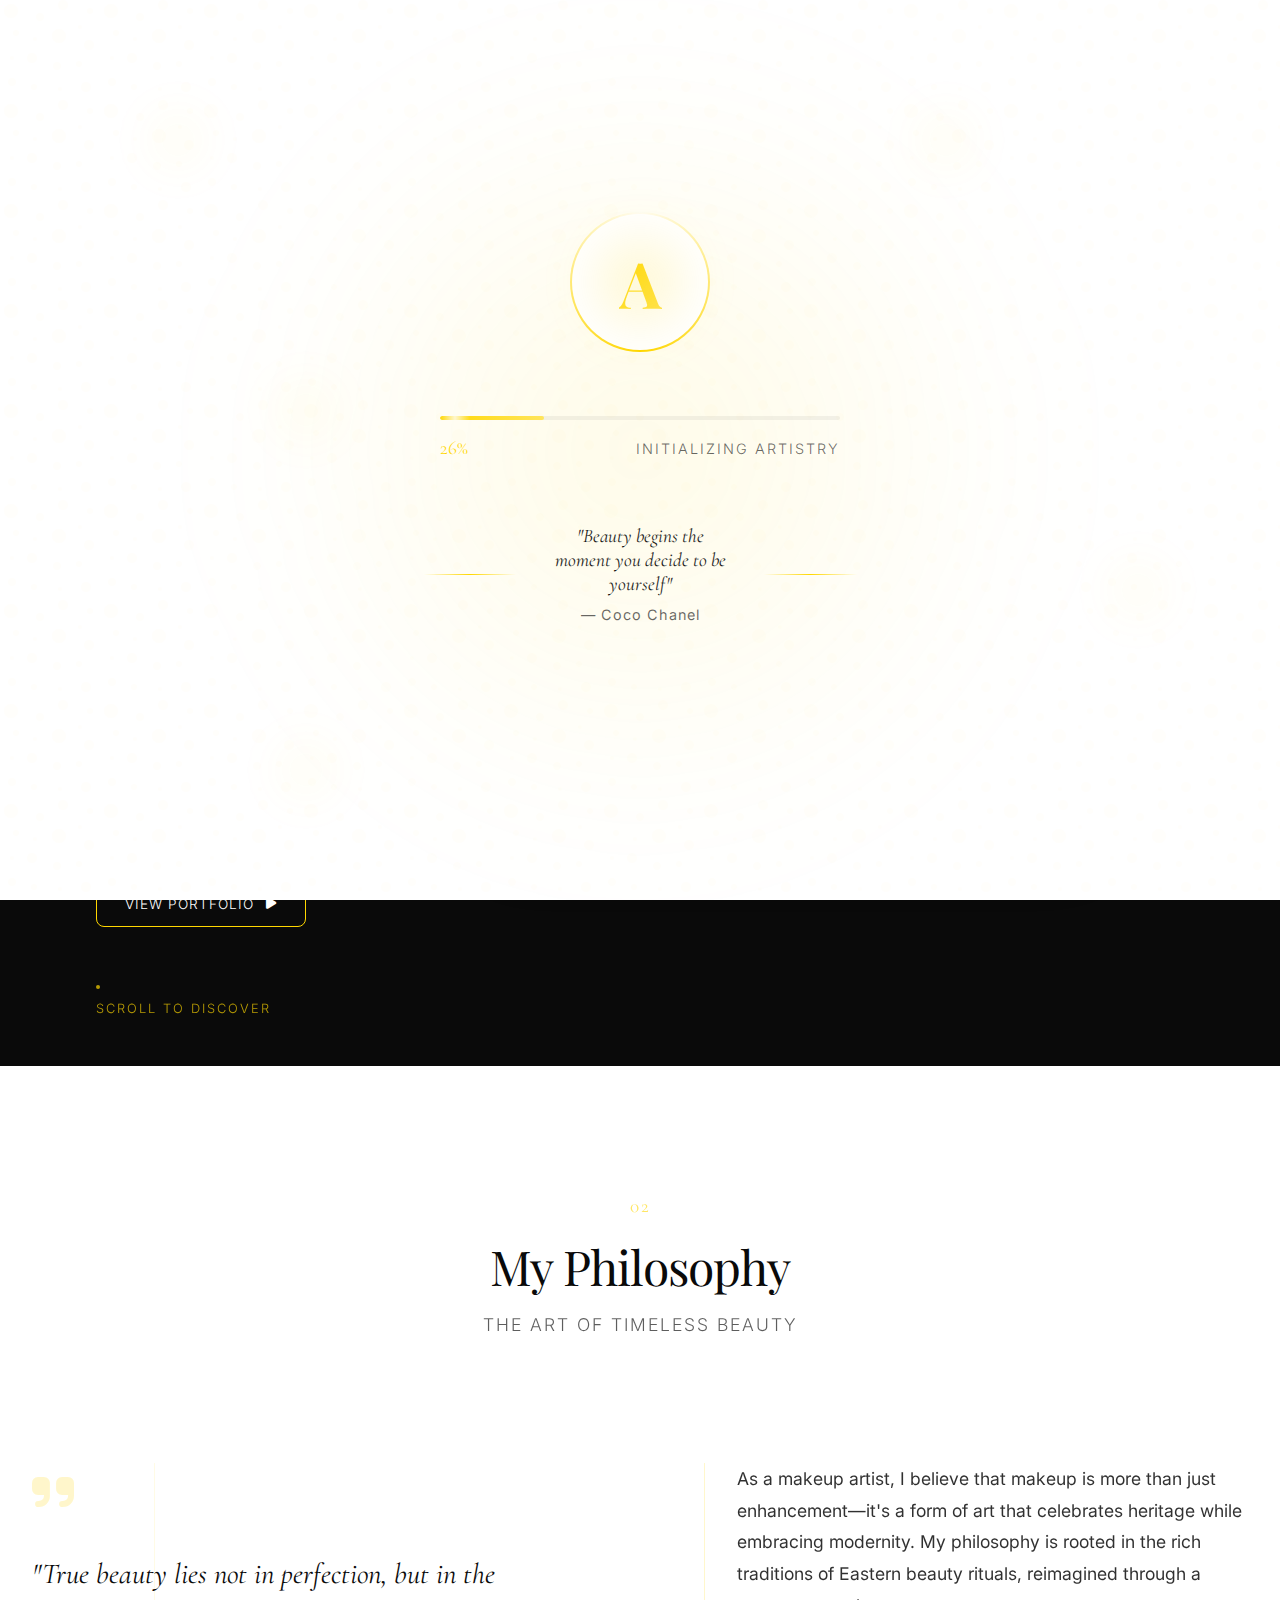
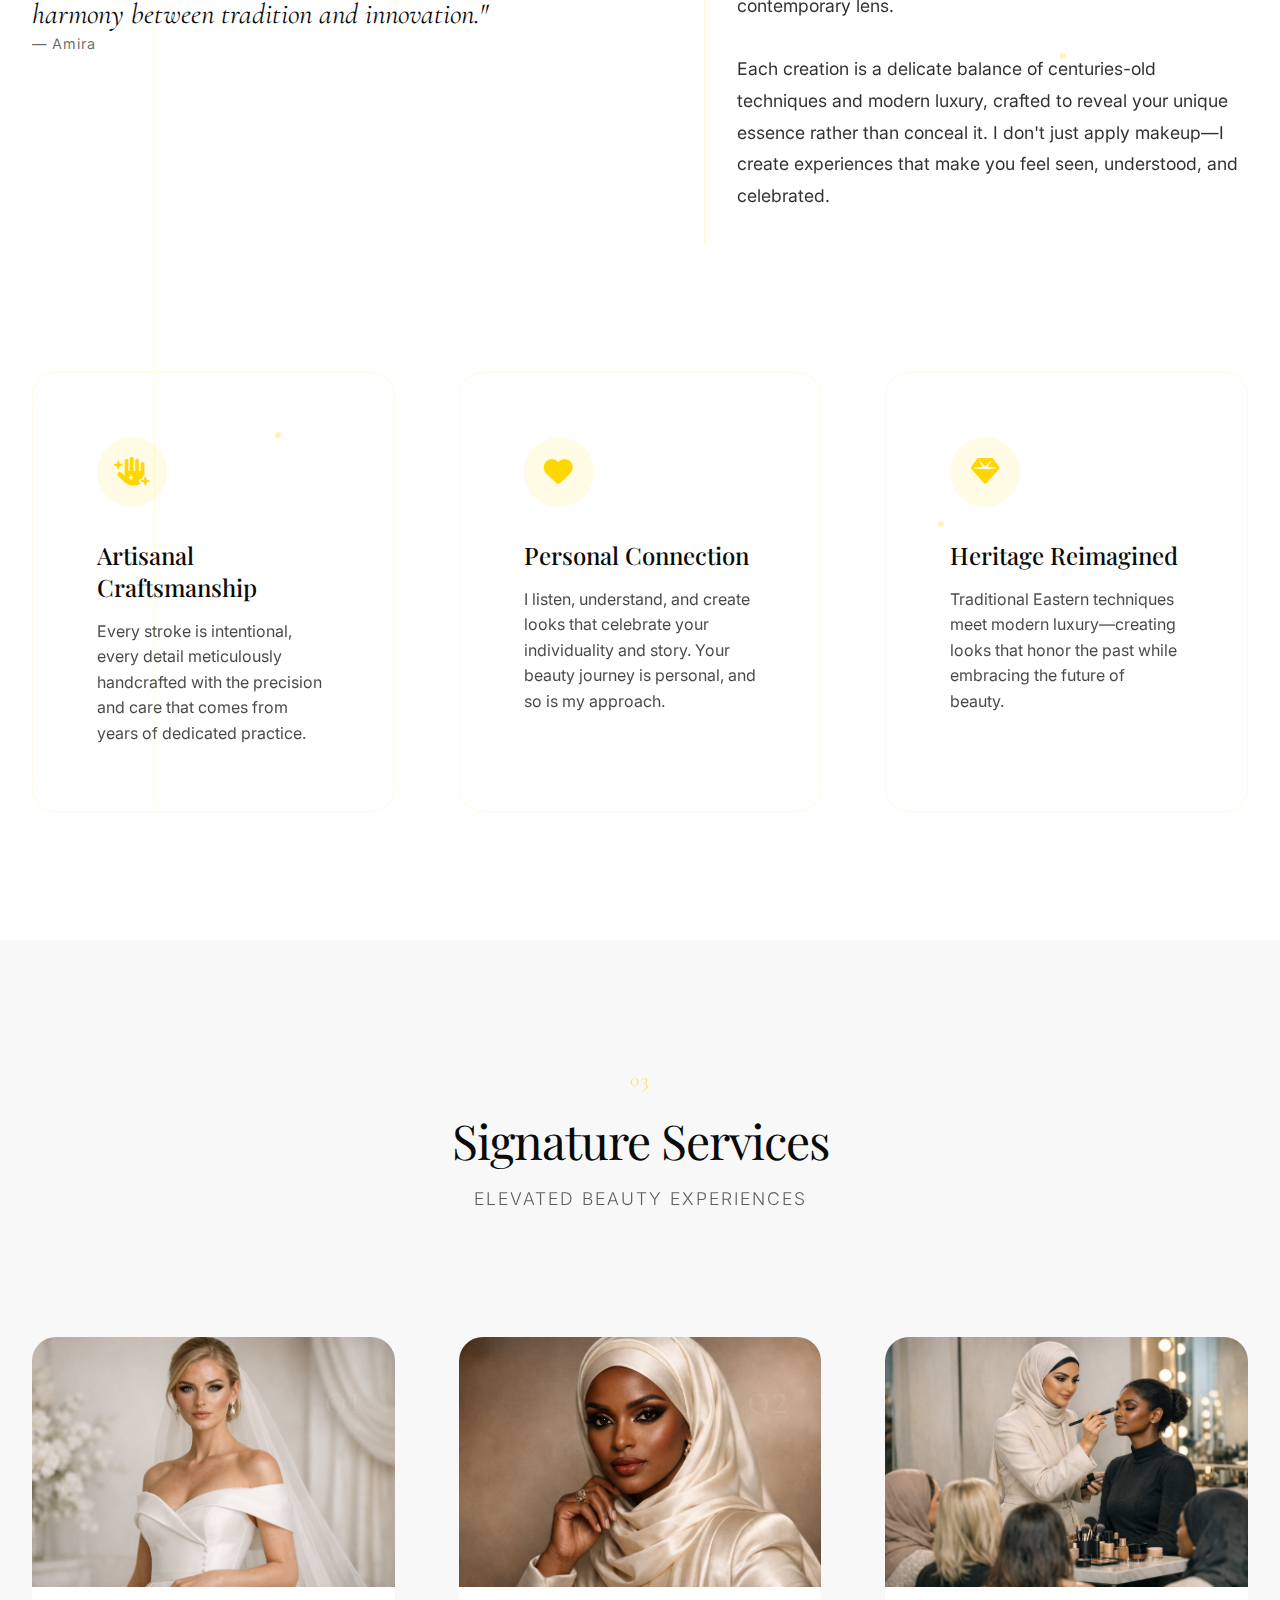
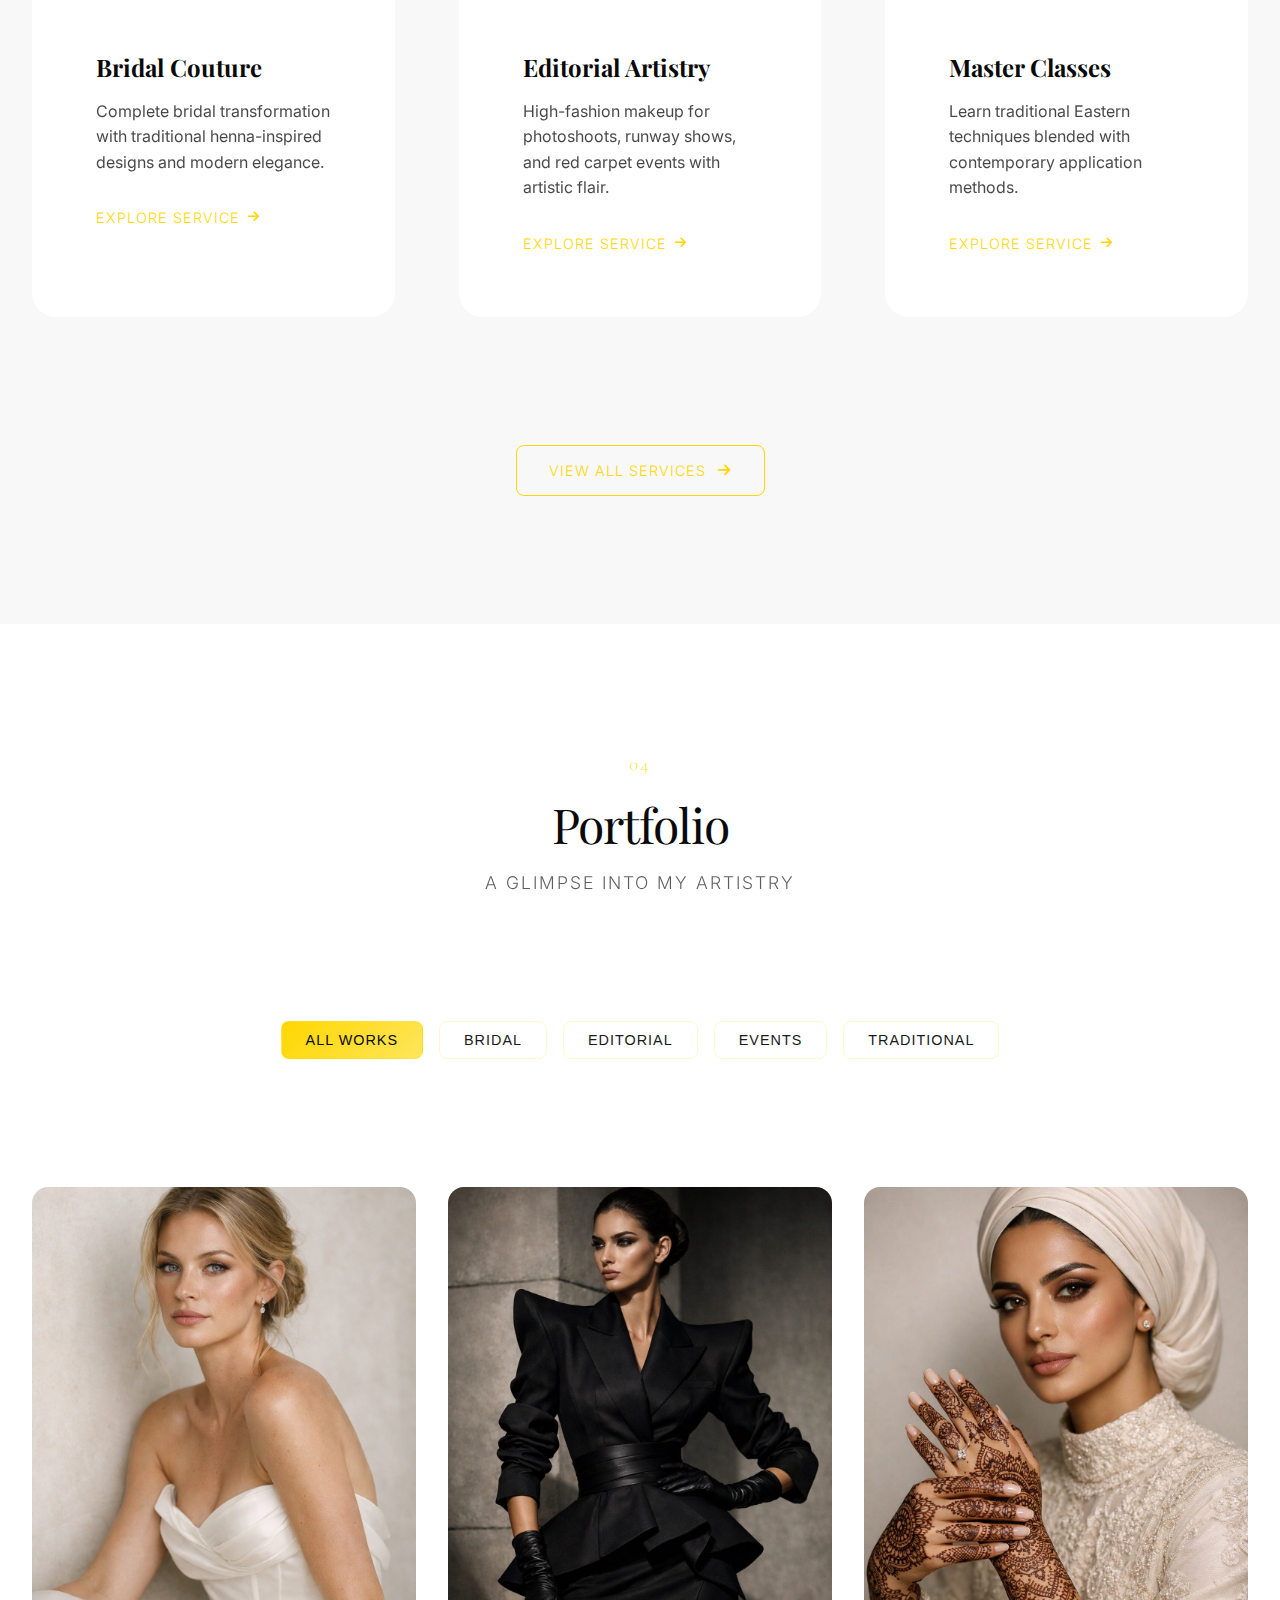
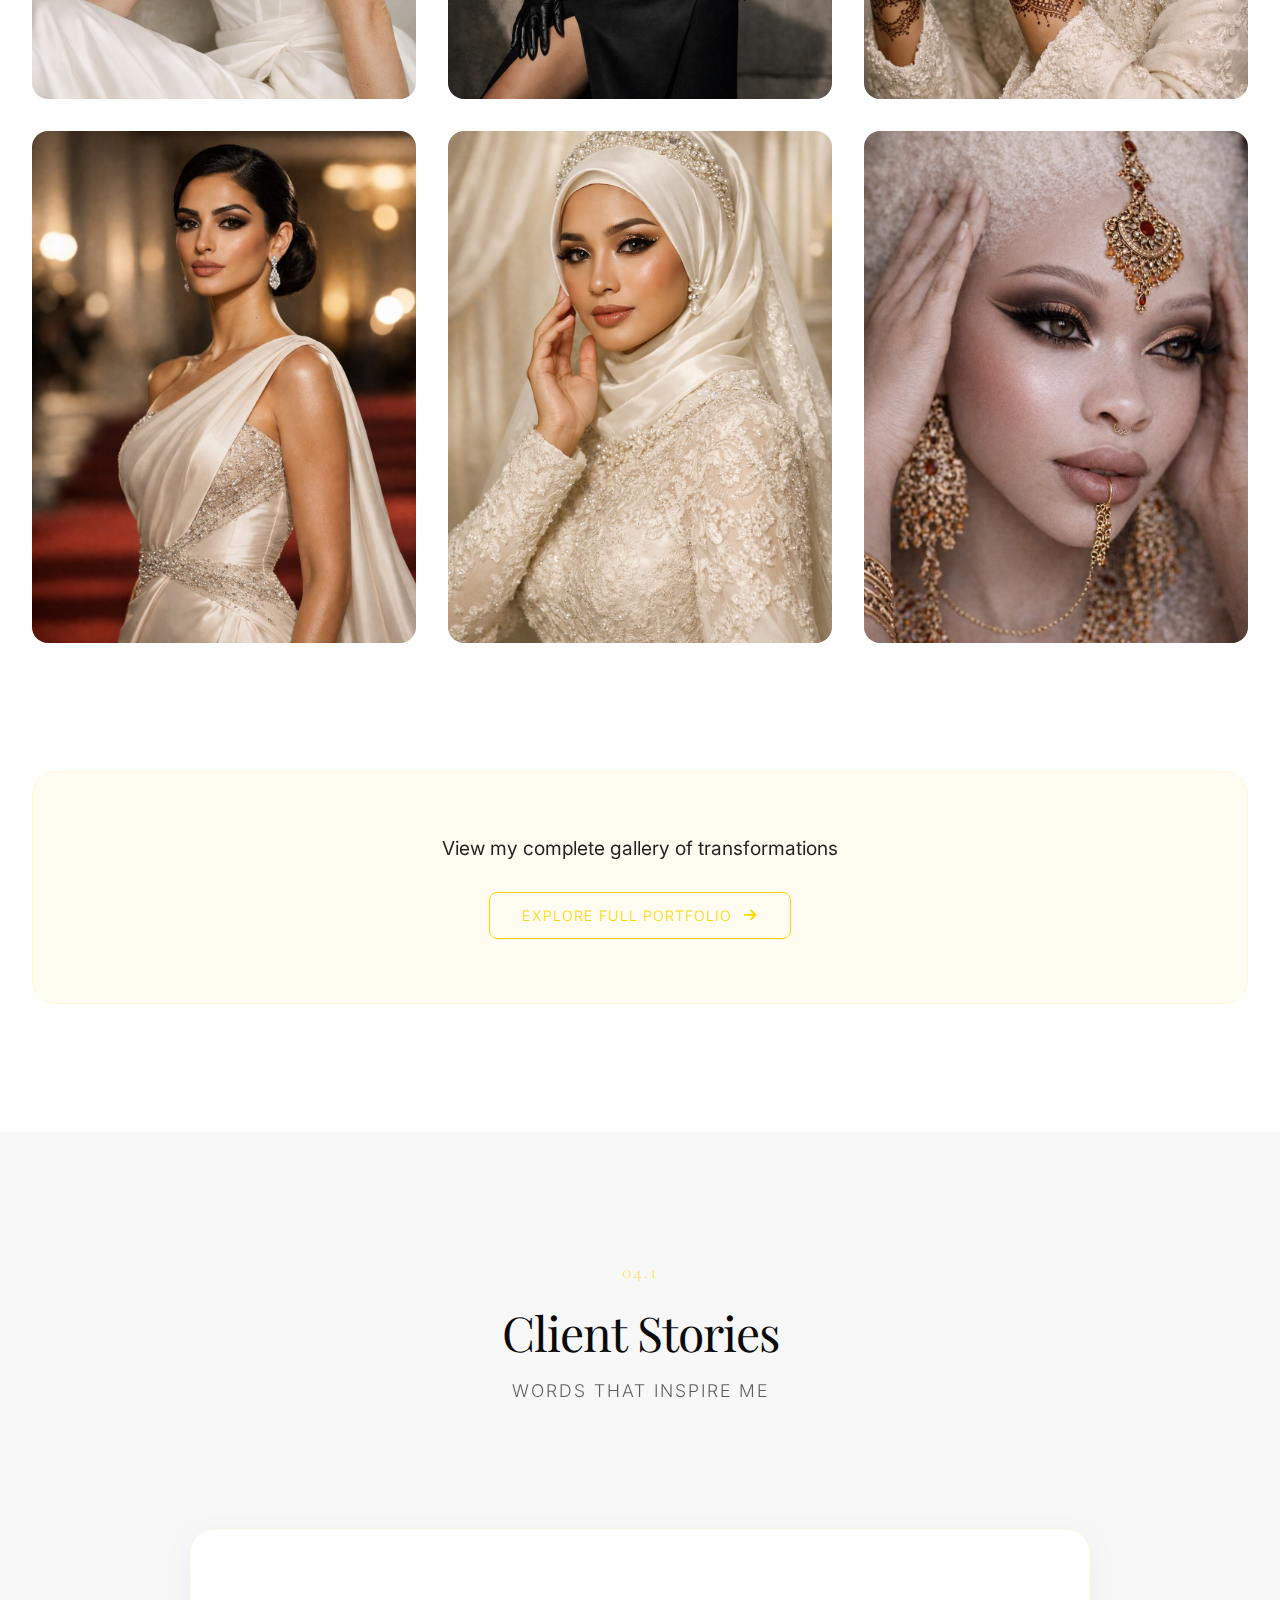
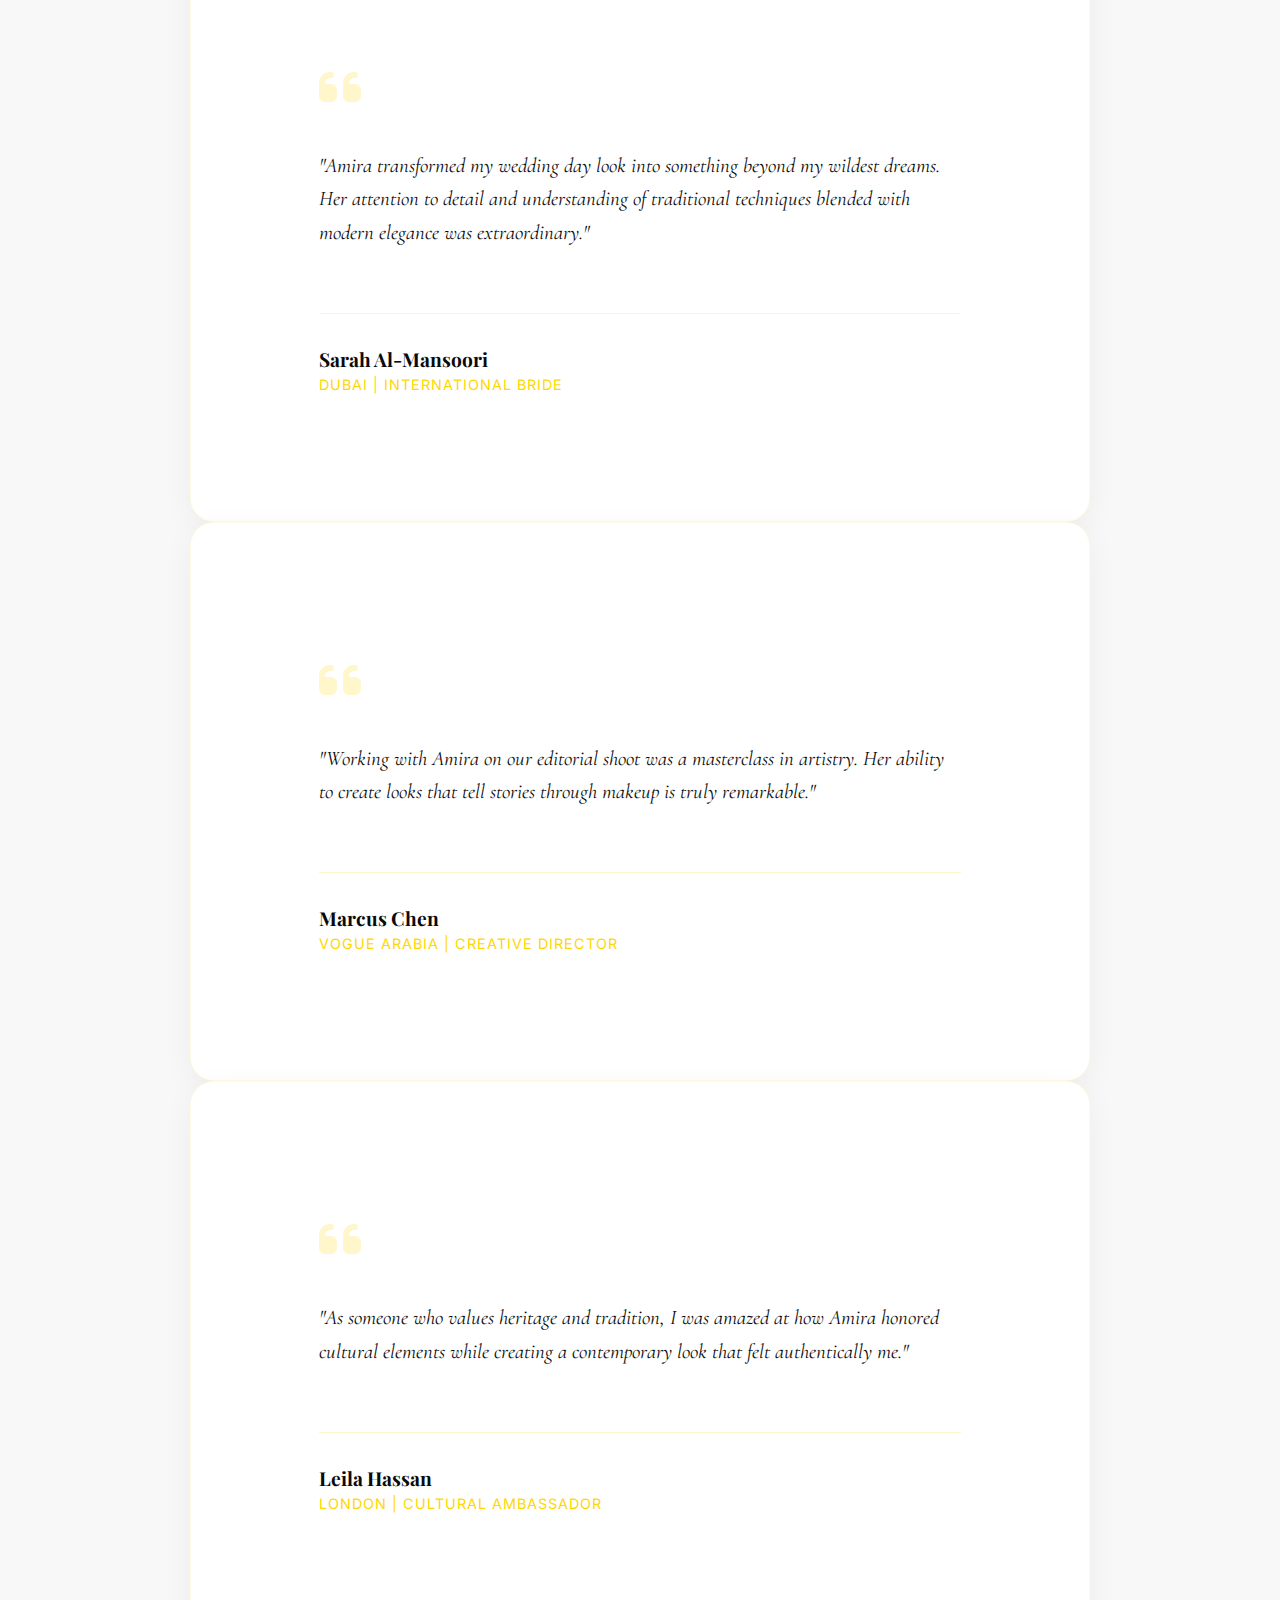
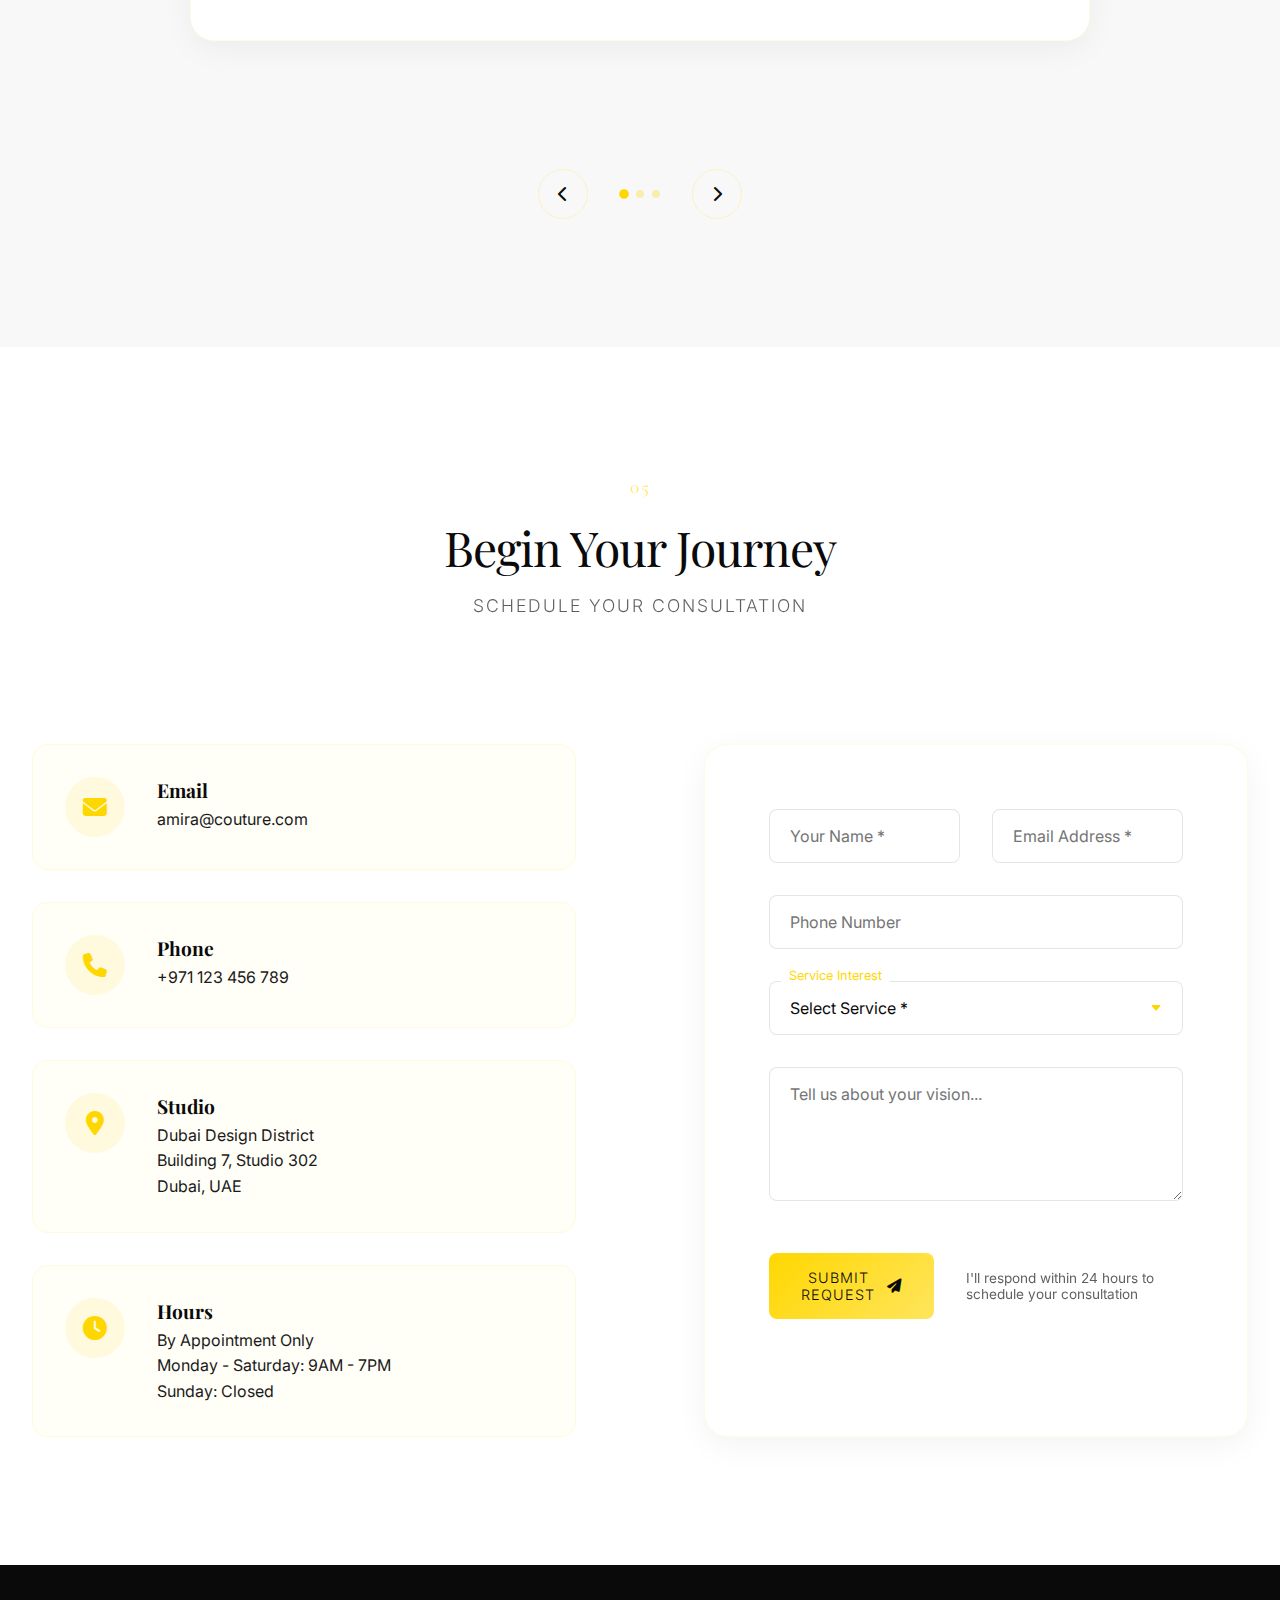
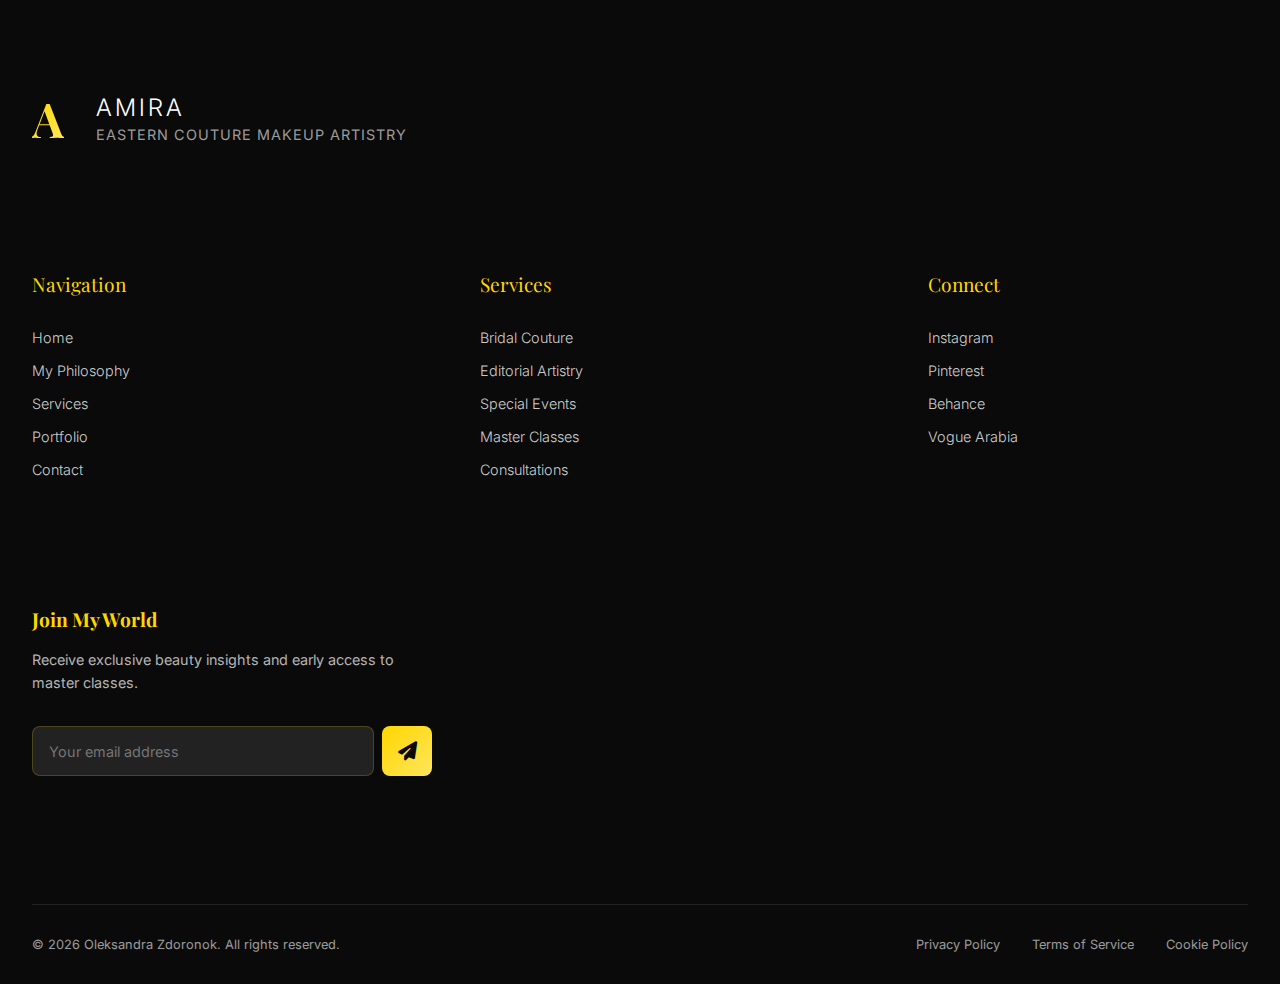
<file: en/index.html>
<!DOCTYPE html>
<html lang="en" class="no-js">
<head>
    <meta charset="UTF-8">
    <meta name="viewport" content="width=device-width, initial-scale=1.0">
    <title>AMIRA | Eastern Couture Makeup Artistry</title>
    
    <!-- Fonts -->
    <link rel="preconnect" href="https://fonts.googleapis.com">
    <link rel="preconnect" href="https://fonts.gstatic.com" crossorigin>
    <link href="https://fonts.googleapis.com/css2?family=Cormorant+Garamond:wght@300;400;500;600;700&family=Inter:wght@100;200;300;400;500&family=Playfair+Display:wght@400;500;600;700&display=swap" rel="stylesheet">
    
    <!-- Icons -->
    <link rel="stylesheet" href="https://cdnjs.cloudflare.com/ajax/libs/font-awesome/6.4.0/css/all.min.css">
    
    <!-- Main CSS -->
    <link rel="stylesheet" href="css/style.css">
    <link rel="stylesheet" href="css/gallery.css">
    
    <link rel="icon" href="../favicon.ico" type="image/x-icon">
    
    <style>
        /* Quick CSS for preloader */
        .no-js .hero-title span { opacity: 1 !important; }
        body.loaded .loading-screen {
            opacity: 0;
            visibility: hidden;
            pointer-events: none;
        }
    </style>
</head>
<body>
    <!-- ===== PRELOADER ===== -->
    <div class="loading-screen">
        <!-- Animated Background -->
        <div class="loading-bg">
            <div class="bg-glow"></div>
            <div class="bg-pattern"></div>
        </div>
        
        <!-- Logo Animation -->
        <div class="loading-logo">
            <div class="logo-circle">
                <div class="circle-border">
                    <div class="circle-spin"></div>
                </div>
                <div class="logo-letter">A</div>
                <div class="logo-glow"></div>
            </div>
        </div>
        
        <!-- Progress -->
        <div class="loading-progress">
            <div class="progress-bar">
                <div class="progress-fill">
                    <div class="progress-shine"></div>
                </div>
            </div>
            <div class="progress-text">
                <span class="percentage">0%</span>
                <span class="loading-message">Loading Luxury Experience</span>
            </div>
        </div>
        
        <!-- Quote -->
        <div class="loading-quote">
            <div class="quote-line"></div>
            <div class="quote-content">
                <p>"Beauty begins the moment you decide to be yourself"</p>
                <span class="quote-author">— Coco Chanel</span>
            </div>
            <div class="quote-line"></div>
        </div>
        
        <!-- Decorative Elements -->
        <div class="loading-decor">
            <div class="decor-element de1"></div>
            <div class="decor-element de2"></div>
            <div class="decor-element de3"></div>
            <div class="decor-element de4"></div>
            <div class="decor-element de5"></div>
            <div class="decor-line dl1"></div>
            <div class="decor-line dl2"></div>
        </div>
    </div>

    <!-- ===== ANIMATED BACKGROUND ===== -->
    <div class="animated-bg">
        <div class="floating-shape shape-1"></div>
        <div class="floating-shape shape-2"></div>
        <div class="floating-shape shape-3"></div>
        <div class="sparkle sparkle-1"></div>
        <div class="sparkle sparkle-2"></div>
        <div class="sparkle sparkle-3"></div>
        <div class="sparkle sparkle-4"></div>
        <div class="sparkle sparkle-5"></div>
    </div>
    
    <!-- ===== CUSTOM CURSOR ===== -->
    <div class="cursor">
        <div class="cursor-inner"></div>
        <div class="cursor-outer"></div>
    </div>

    <!-- ===== NAVIGATION ===== -->
    <nav class="luxury-nav">
        <div class="nav-container">
            <!-- Logo -->
            <div class="nav-brand">
                <a href="#hero" class="brand-link">
                    <div class="brand-symbol">A</div>
                    <div class="brand-name">MIRA</div>
                </a>
            </div>
            
            <!-- Menu -->
            <div class="nav-menu">
                <a href="#hero" class="nav-link active">
                    <span class="link-number">01</span>
                    <span class="link-text">Home</span>
                </a>
                <a href="#about" class="nav-link">
                    <span class="link-number">02</span>
                    <span class="link-text">Philosophy</span>
                </a>
                <a href="#services" class="nav-link">
                    <span class="link-number">03</span>
                    <span class="link-text">Services</span>
                </a>
                <a href="#portfolio" class="nav-link">
                    <span class="link-number">04</span>
                    <span class="link-text">Portfolio</span>
                </a>
                <a href="#contact" class="nav-link">
                    <span class="link-number">05</span>
                    <span class="link-text">Contact</span>
                </a>
            </div>
            
            <!-- Right Side: Language Selector + CTA -->
            <div class="nav-right">
                <!-- Language Selector -->
                <div class="language-selector">
                    <button class="lang-btn" id="langToggle">
                        <span class="lang-code">EN</span>
                        <i class="fas fa-chevron-down lang-arrow"></i>
                    </button>
                    <div class="lang-dropdown">
                        <button class="lang-option" data-lang="en">English</button>
                        <button class="lang-option" data-lang="sv">Svenska</button>
                        <button class="lang-option" data-lang="ar">العربية</button>
                    </div>
                </div>
                
                <!-- CTA Button -->
                <div class="nav-actions">
                    <a href="#contact" class="cta-btn">
                        <span class="btn-text">Book Now</span>
                        <div class="btn-icon">
                            <i class="fas fa-sparkle"></i>
                        </div>
                    </a>
                </div>
            </div>
            
            <!-- Mobile Menu Toggle -->
            <button class="nav-toggle" id="mobileToggle">
                <span class="toggle-line"></span>
                <span class="toggle-line"></span>
            </button>
        </div>
    </nav>

    <!-- ===== HERO SECTION  ===== -->
    <section id="hero" class="hero-section">
        <div class="hero-container">
            
            <div class="hero-content">
                <div class="hero-main">
                    <div class="hero-tagline">
                        <span class="tagline-text">Eastern Couture Makeup Artistry</span>
                        <div class="tagline-line"></div>
                    </div>
                    
                    <h1 class="hero-title">
                        <span class="title-line">Where Heritage &</span>
                        <span class="title-line">Innovation Create</span>
                        <span class="title-line accent">Timeless Beauty</span>
                    </h1>
                    
                    <p class="hero-description">
                        Bridging centuries-old Eastern techniques with contemporary luxury for an unparalleled beauty experience.
                    </p>
                    
                    <div class="hero-buttons">
                        <a href="#contact" class="hero-btn btn-primary">
                            <span>Begin Your Journey</span>
                            <i class="fas fa-arrow-right"></i>
                        </a>
                        <a href="#portfolio" class="hero-btn btn-secondary">
                            <span>View Portfolio</span>
                            <i class="fas fa-play"></i>
                        </a>
                    </div>
                </div>
                
                <!-- Scroll Indicator -->
                <div class="scroll-indicator">
                    <div class="indicator-dot"></div>
                    <span>Scroll to Discover</span>
                </div>
            </div>
            
            
            <div class="hero-image">
                <div class="image-container">
                    
                    <div class="main-image" style="background-image: url('../images/hero-1.jpg');">
                        <div class="image-overlay"></div>
                    </div>
                    
                    
                    <div class="image-decoration deco-1"></div>
                    <div class="image-decoration deco-2"></div>
                    <div class="image-decoration deco-3"></div>
                    
                   
                    <div class="floating-element fe-1">
                        <i class="fas fa-sparkle"></i>
                    </div>
                    <div class="floating-element fe-2">
                        <i class="fas fa-star"></i>
                    </div>
                    <div class="floating-element fe-3">
                        <i class="fas fa-gem"></i>
                    </div>
                </div>
            </div>
        </div>
    </section>

    <!-- ===== PHILOSOPHY SECTION ===== -->
    <section id="about" class="philosophy-section">
        <div class="section-container">
            <!-- Section Header -->
            <div class="section-header">
                <div class="section-number">02</div>
                <h2 class="section-title">My Philosophy</h2>
                <div class="section-subtitle">The Art of Timeless Beauty</div>
            </div>
            
            <!-- Philosophy Content -->
            <div class="philosophy-content">
                <div class="philosophy-text">
                    <div class="philosophy-quote">
                        <div class="quote-icon">
                            <i class="fas fa-quote-right"></i>
                        </div>
                        <p class="quote-text">
                            "True beauty lies not in perfection, but in the harmony between tradition and innovation."
                        </p>
                        <div class="quote-author">— Amira</div>
                    </div>
                    
                    <div class="philosophy-description">
                        <p>
                            As a makeup artist, I believe that makeup is more than just enhancement—it's a form of art that celebrates heritage while embracing modernity. 
                            My philosophy is rooted in the rich traditions of Eastern beauty rituals, reimagined through a contemporary lens.
                        </p>
                        
                        <p>
                            Each creation is a delicate balance of centuries-old techniques and modern luxury, crafted to reveal your unique essence rather than conceal it.
                            I don't just apply makeup—I create experiences that make you feel seen, understood, and celebrated.
                        </p>
                    </div>
                </div>
                
                <!-- Philosophy Grid -->
                <div class="philosophy-grid">
                    <div class="philosophy-card">
                        <div class="card-icon">
                            <div class="icon-circle">
                                <i class="fas fa-hand-sparkles"></i>
                            </div>
                        </div>
                        <h3 class="card-title">Artisanal Craftsmanship</h3>
                        <p class="card-text">Every stroke is intentional, every detail meticulously handcrafted with the precision and care that comes from years of dedicated practice.</p>
                    </div>
                    
                    <div class="philosophy-card">
                        <div class="card-icon">
                            <div class="icon-circle">
                                <i class="fas fa-heart"></i>
                            </div>
                        </div>
                        <h3 class="card-title">Personal Connection</h3>
                        <p class="card-text">I listen, understand, and create looks that celebrate your individuality and story. Your beauty journey is personal, and so is my approach.</p>
                    </div>
                    
                    <div class="philosophy-card">
                        <div class="card-icon">
                            <div class="icon-circle">
                                <i class="fas fa-gem"></i>
                            </div>
                        </div>
                        <h3 class="card-title">Heritage Reimagined</h3>
                        <p class="card-text">Traditional Eastern techniques meet modern luxury—creating looks that honor the past while embracing the future of beauty.</p>
                    </div>
                </div>
                
                <!-- Decorative Elements -->
                <div class="philosophy-decoration">
                    <div class="deco-line dl-1"></div>
                    <div class="deco-dot dd-1"></div>
                    <div class="deco-dot dd-2"></div>
                    <div class="deco-dot dd-3"></div>
                </div>
            </div>
        </div>
    </section>

    <!-- ===== SERVICES PREVIEW SECTION ===== -->
    <section class="services-preview">
        <div class="section-container">
            <div class="preview-header">
                <div class="section-number">03</div>
                <h2 class="section-title">Signature Services</h2>
                <div class="section-subtitle">Elevated Beauty Experiences</div>
            </div>
            
            <div class="services-slider">
                <!-- Service 1 -->
                <div class="service-item">
                    <div class="service-image">
                        <div class="image-wrapper" style="background-image: url('../images/bridal.jpg');">
                            <div class="image-overlay"></div>
                            <div class="service-number">01</div>
                        </div>
                    </div>
                    <div class="service-content">
                        <h3 class="service-title">Bridal Couture</h3>
                        <p class="service-description">Complete bridal transformation with traditional henna-inspired designs and modern elegance.</p>
                        <a href="#services" class="service-link">
                            <span>Explore Service</span>
                            <i class="fas fa-arrow-right"></i>
                        </a>
                    </div>
                </div>
                
                <!-- Service 2 -->
                <div class="service-item">
                    <div class="service-image">
                        <div class="image-wrapper" style="background-image: url('../images/editorial-artistry.jpg');">
                            <div class="image-overlay"></div>
                            <div class="service-number">02</div>
                        </div>
                    </div>
                    <div class="service-content">
                        <h3 class="service-title">Editorial Artistry</h3>
                        <p class="service-description">High-fashion makeup for photoshoots, runway shows, and red carpet events with artistic flair.</p>
                        <a href="services.html#" class="service-link">
                            <span>Explore Service</span>
                            <i class="fas fa-arrow-right"></i>
                        </a>
                    </div>
                </div>
                
                <!-- Service 3 -->
                <div class="service-item">
                    <div class="service-image">
                        <div class="image-wrapper" style="background-image: url('../images/master-class.jpg');">
                            <div class="image-overlay"></div>
                            <div class="service-number">03</div>
                        </div>
                    </div>
                    <div class="service-content">
                        <h3 class="service-title">Master Classes</h3>
                        <p class="service-description">Learn traditional Eastern techniques blended with contemporary application methods.</p>
                        <a href="#services" class="service-link">
                            <span>Explore Service</span>
                            <i class="fas fa-arrow-right"></i>
                        </a>
                    </div>
                </div>
            </div>
            
            <div class="preview-footer">
                <a href="services.html" class="view-all-btn">
                    <span>View All Services</span>
                    <i class="fas fa-arrow-right"></i>
                </a>
            </div>
        </div>
    </section>

    <!-- ===== PORTFOLIO SECTION ===== -->
    <section id="portfolio" class="portfolio-section">
        <div class="section-container">
            <!-- Section Header -->
            <div class="section-header">
                <div class="section-number">04</div>
                <h2 class="section-title">Portfolio</h2>
                <div class="section-subtitle">A Glimpse Into My Artistry</div>
            </div>
            
            <!-- Portfolio Filter -->
            <div class="portfolio-filter">
                <button class="filter-btn active" data-filter="all">All Works</button>
                <button class="filter-btn" data-filter="bridal">Bridal</button>
                <button class="filter-btn" data-filter="editorial">Editorial</button>
                <button class="filter-btn" data-filter="events">Events</button>
                <button class="filter-btn" data-filter="traditional">Traditional</button>
            </div>
            
            <!-- Portfolio Grid -->
            <div class="portfolio-grid">
                <!-- Portfolio Item 1 -->
                <div class="portfolio-item" data-category="bridal" data-description="Exquisite bridal makeup with golden accents and delicate Arabic patterns. Created for a traditional Eastern wedding ceremony, this look features hand-painted motifs and 24k gold leaf detailing that captures the essence of luxury and tradition. The bride wanted a look that honored her heritage while feeling modern and elegant.">
                    <div class="portfolio-image">
                        <img src="../images/bridal-1.jpg" alt="Enchanted Bride Makeup" class="portfolio-img">
                        <div class="portfolio-overlay">
                            <div class="overlay-content">
                                <h3 class="portfolio-title">Enchanted Bride</h3>
                                <p class="portfolio-category">Bridal Couture</p>
                                <button class="view-project-btn">
                                    <i class="fas fa-expand"></i>
                                </button>
                            </div>
                        </div>
                    </div>
                </div>
                
                <!-- Portfolio Item 2 -->
                <div class="portfolio-item" data-category="editorial" data-description="Editorial shoot for Vogue Arabia featuring gilded accents and bold geometric patterns. This look was inspired by traditional Islamic art and architecture, reimagined for modern high fashion. The metallic elements catch the light beautifully, creating a mesmerizing effect that photographs exceptionally well.">
                    <div class="portfolio-image">
                        <img src="../images/editorial-1.jpg" alt="Gilded Editorial Makeup" class="portfolio-img">
                        <div class="portfolio-overlay">
                            <div class="overlay-content">
                                <h3 class="portfolio-title">Gilded Editorial</h3>
                                <p class="portfolio-category">Fashion Magazine</p>
                                <button class="view-project-btn">
                                    <i class="fas fa-expand"></i>
                                </button>
                            </div>
                        </div>
                    </div>
                </div>
                
                <!-- Portfolio Item 3 -->
                <div class="portfolio-item" data-category="traditional" data-description="Traditional henna celebration makeup combining natural earth tones with symbolic patterns. Created for a pre-wedding henna ceremony, this look honors Bedouin beauty traditions while maintaining a soft, romantic feel. The earthy palette complements henna designs perfectly.">
                    <div class="portfolio-image">
                        <img src="../images/traditional-1.jpg" alt="Henna Celebration Makeup" class="portfolio-img">
                        <div class="portfolio-overlay">
                            <div class="overlay-content">
                                <h3 class="portfolio-title">Henna Celebration</h3>
                                <p class="portfolio-category">Traditional Ceremony</p>
                                <button class="view-project-btn">
                                    <i class="fas fa-expand"></i>
                                </button>
                            </div>
                        </div>
                    </div>
                </div>
                
                <!-- Portfolio Item 4 -->
                <div class="portfolio-item" data-category="events" data-description="Red carpet glamour for the Dubai International Film Festival. This sophisticated evening look features smoky eyes with metallic accents and perfectly contoured features that stand up to camera flashes and bright lights. The look was designed to be timeless yet make a statement.">
                    <div class="portfolio-image">
                        <img src="../images/event-1.jpg" alt="Red Carpet Makeup" class="portfolio-img">
                        <div class="portfolio-overlay">
                            <div class="overlay-content">
                                <h3 class="portfolio-title">Red Carpet Glam</h3>
                                <p class="portfolio-category">Award Ceremony</p>
                                <button class="view-project-btn">
                                    <i class="fas fa-expand"></i>
                                </button>
                            </div>
                        </div>
                    </div>
                </div>
                
                <!-- Portfolio Item 5 -->
                <div class="portfolio-item" data-category="bridal" data-description="Modern royal bridal look featuring a contemporary take on traditional elements. The clean lines and subtle shimmer create a regal yet approachable aesthetic. This look was perfect for a bride who wanted to feel like royalty without being overly traditional.">
                    <div class="portfolio-image">
                        <img src="../images/bridal-2.jpg" alt="Modern Royalty Makeup" class="portfolio-img">
                        <div class="portfolio-overlay">
                            <div class="overlay-content">
                                <h3 class="portfolio-title">Modern Royalty</h3>
                                <p class="portfolio-category">Bridal Couture</p>
                                <button class="view-project-btn">
                                    <i class="fas fa-expand"></i>
                                </button>
                            </div>
                        </div>
                    </div>
                </div>
                
                <!-- Portfolio Item 6 -->
                <div class="portfolio-item" data-category="editorial" data-description="Fashion campaign inspired by desert blooms and oasis beauty. This ethereal look features soft pastels blended with metallic accents, creating a dreamy, otherworldly effect. The makeup was designed to complement intricate jewelry and flowing fabrics.">
                    <div class="portfolio-image">
                        <img src="../images/editorial-2.jpg" alt="Desert Bloom Makeup" class="portfolio-img">
                        <div class="portfolio-overlay">
                            <div class="overlay-content">
                                <h3 class="portfolio-title">Desert Bloom</h3>
                                <p class="portfolio-category">Fashion Campaign</p>
                                <button class="view-project-btn">
                                    <i class="fas fa-expand"></i>
                                </button>
                            </div>
                        </div>
                    </div>
                </div>
            </div>
            
            <!-- Portfolio CTA -->
            <div class="portfolio-cta">
                <p class="cta-text">View my complete gallery of transformations</p>
                <a href="gallery.html" class="cta-btn">
                    <span>Explore Full Portfolio</span>
                    <i class="fas fa-arrow-right"></i>
                </a>
            </div>
        </div>
    </section>

    <!-- ===== TESTIMONIALS SECTION ===== -->
    <section class="testimonials-section">
        <div class="section-container">
            <div class="testimonials-header">
                <div class="section-number">04.1</div>
                <h2 class="section-title">Client Stories</h2>
                <div class="section-subtitle">Words That Inspire Me</div>
            </div>
            
            <div class="testimonials-slider">
                <!-- Testimonial 1 -->
                <div class="testimonial-item">
                    <div class="testimonial-content">
                        <div class="quote-mark">
                            <i class="fas fa-quote-left"></i>
                        </div>
                        <p class="testimonial-text">
                            "Amira transformed my wedding day look into something beyond my wildest dreams. 
                            Her attention to detail and understanding of traditional techniques blended with modern elegance was extraordinary."
                        </p>
                        <div class="client-info">
                            <h4 class="client-name">Sarah Al-Mansoori</h4>
                            <p class="client-details">Dubai | International Bride</p>
                        </div>
                    </div>
                </div>
                
                <!-- Testimonial 2 -->
                <div class="testimonial-item">
                    <div class="testimonial-content">
                        <div class="quote-mark">
                            <i class="fas fa-quote-left"></i>
                        </div>
                        <p class="testimonial-text">
                            "Working with Amira on our editorial shoot was a masterclass in artistry. 
                            Her ability to create looks that tell stories through makeup is truly remarkable."
                        </p>
                        <div class="client-info">
                            <h4 class="client-name">Marcus Chen</h4>
                            <p class="client-details">Vogue Arabia | Creative Director</p>
                        </div>
                    </div>
                </div>
                
                <!-- Testimonial 3 -->
                <div class="testimonial-item">
                    <div class="testimonial-content">
                        <div class="quote-mark">
                            <i class="fas fa-quote-left"></i>
                        </div>
                        <p class="testimonial-text">
                            "As someone who values heritage and tradition, I was amazed at how Amira honored 
                            cultural elements while creating a contemporary look that felt authentically me."
                        </p>
                        <div class="client-info">
                            <h4 class="client-name">Leila Hassan</h4>
                            <p class="client-details">London | Cultural Ambassador</p>
                        </div>
                    </div>
                </div>
            </div>
            
            <!-- Testimonial Navigation -->
            <div class="testimonial-nav">
                <button class="nav-btn prev-btn">
                    <i class="fas fa-chevron-left"></i>
                </button>
                <div class="nav-dots">
                    <span class="nav-dot active"></span>
                    <span class="nav-dot"></span>
                    <span class="nav-dot"></span>
                </div>
                <button class="nav-btn next-btn">
                    <i class="fas fa-chevron-right"></i>
                </button>
            </div>
        </div>
    </section>

    <!-- ===== CONTACT SECTION ===== -->
    <section id="contact" class="contact-section">
        <div class="section-container">
            <!-- Section Header -->
            <div class="section-header">
                <div class="section-number">05</div>
                <h2 class="section-title">Begin Your Journey</h2>
                <div class="section-subtitle">Schedule Your Consultation</div>
            </div>
            
            <div class="contact-wrapper">
                <!-- Contact Info -->
                <div class="contact-info">
                    <div class="info-card">
                        <div class="info-icon">
                            <i class="fas fa-envelope"></i>
                        </div>
                        <div class="info-content">
                            <h3 class="info-title">Email</h3>
                            <a href="mailto:amira@couture.com" class="info-link">amira@couture.com</a>
                        </div>
                    </div>
                    
                    <div class="info-card">
                        <div class="info-icon">
                            <i class="fas fa-phone"></i>
                        </div>
                        <div class="info-content">
                            <h3 class="info-title">Phone</h3>
                            <a href="tel:+971123456789" class="info-link">+971 123 456 789</a>
                        </div>
                    </div>
                    
                    <div class="info-card">
                        <div class="info-icon">
                            <i class="fas fa-map-marker-alt"></i>
                        </div>
                        <div class="info-content">
                            <h3 class="info-title">Studio</h3>
                            <p class="info-text">
                                Dubai Design District<br>
                                Building 7, Studio 302<br>
                                Dubai, UAE
                            </p>
                        </div>
                    </div>
                    
                    <div class="info-card">
                        <div class="info-icon">
                            <i class="fas fa-clock"></i>
                        </div>
                        <div class="info-content">
                            <h3 class="info-title">Hours</h3>
                            <p class="info-text">
                                By Appointment Only<br>
                                Monday - Saturday: 9AM - 7PM<br>
                                Sunday: Closed
                            </p>
                        </div>
                    </div>
                </div>
                
                <!-- Contact Form -->
                <div class="contact-form-wrapper">
                    <form class="contact-form" id="contactForm">
                        <div class="form-row">
                            <div class="form-group">
                                <input type="text" id="name" name="name" required placeholder="Your Name *">
                                <label for="name">Full Name</label>
                            </div>
                            <div class="form-group">
                                <input type="email" id="email" name="email" required placeholder="Email Address *">
                                <label for="email">Email Address</label>
                            </div>
                        </div>
                        
                        <div class="form-group">
                            <input type="tel" id="phone" name="phone" placeholder="Phone Number">
                            <label for="phone">Phone Number</label>
                        </div>
                        
                        <div class="form-group">
                            <select id="service" name="service" required>
                                <option value="" disabled selected>Select Service *</option>
                                <option value="bridal">Bridal Couture</option>
                                <option value="editorial">Editorial Artistry</option>
                                <option value="events">Special Events</option>
                                <option value="masterclass">Master Classes</option>
                                <option value="consultation">Personal Consultation</option>
                            </select>
                            <label for="service">Service Interest</label>
                        </div>
                        
                        <div class="form-group">
                            <textarea id="message" name="message" rows="5" placeholder="Tell us about your vision..."></textarea>
                            <label for="message">Your Message</label>
                        </div>
                        
                        <div class="form-footer">
                            <button type="submit" class="submit-btn">
                                <span>Submit Request</span>
                                <i class="fas fa-paper-plane"></i>
                            </button>
                            <p class="form-note">I'll respond within 24 hours to schedule your consultation</p>
                        </div>
                    </form>
                </div>
            </div>
        </div>
    </section>

    <!-- ===== FOOTER ===== -->
    <footer class="luxury-footer">
        <div class="footer-container">
            <!-- Footer Logo -->
            <div class="footer-logo">
                <div class="footer-symbol">A</div>
                <div class="footer-brand">
                    <div class="footer-name">AMIRA</div>
                    <div class="footer-tagline">Eastern Couture Makeup Artistry</div>
                </div>
            </div>
            
            <!-- Footer Navigation -->
            <div class="footer-nav">
                <div class="nav-column">
                    <h4 class="nav-title">Navigation</h4>
                    <a href="#hero" class="footer-link">Home</a>
                    <a href="#about" class="footer-link">My Philosophy</a>
                    <a href="#services" class="footer-link">Services</a>
                    <a href="#portfolio" class="footer-link">Portfolio</a>
                    <a href="#contact" class="footer-link">Contact</a>
                </div>
                
                <div class="nav-column">
                    <h4 class="nav-title">Services</h4>
                    <a href="#" class="footer-link">Bridal Couture</a>
                    <a href="#" class="footer-link">Editorial Artistry</a>
                    <a href="#" class="footer-link">Special Events</a>
                    <a href="#" class="footer-link">Master Classes</a>
                    <a href="#" class="footer-link">Consultations</a>
                </div>
                
                <div class="nav-column">
                    <h4 class="nav-title">Connect</h4>
                    <a href="#" class="footer-link">Instagram</a>
                    <a href="#" class="footer-link">Pinterest</a>
                    <a href="#" class="footer-link">Behance</a>
                    <a href="#" class="footer-link">Vogue Arabia</a>
                </div>
            </div>
            
            <!-- Footer Newsletter -->
            <div class="footer-newsletter">
                <h4 class="newsletter-title">Join My World</h4>
                <p class="newsletter-text">Receive exclusive beauty insights and early access to master classes.</p>
                <form class="newsletter-form">
                    <input type="email" placeholder="Your email address" required>
                    <button type="submit">
                        <i class="fas fa-paper-plane"></i>
                    </button>
                </form>
            </div>
            
            <!-- Footer Bottom -->
            <div class="footer-bottom">
                <div class="copyright">
                    © 2026 Oleksandra Zdoronok. All rights reserved.
                </div>
                <div class="footer-links">
                    <a href="#" class="footer-bottom-link">Privacy Policy</a>
                    <a href="#" class="footer-bottom-link">Terms of Service</a>
                    <a href="#" class="footer-bottom-link">Cookie Policy</a>
                </div>
            </div>
        </div>
    </footer>

    <!-- Scripts -->
    <script src="https://cdnjs.cloudflare.com/ajax/libs/gsap/3.12.2/gsap.min.js"></script>
    
    <!-- Main JS -->
    <script src="js/main.js"></script>
</body>
</html>
</file>
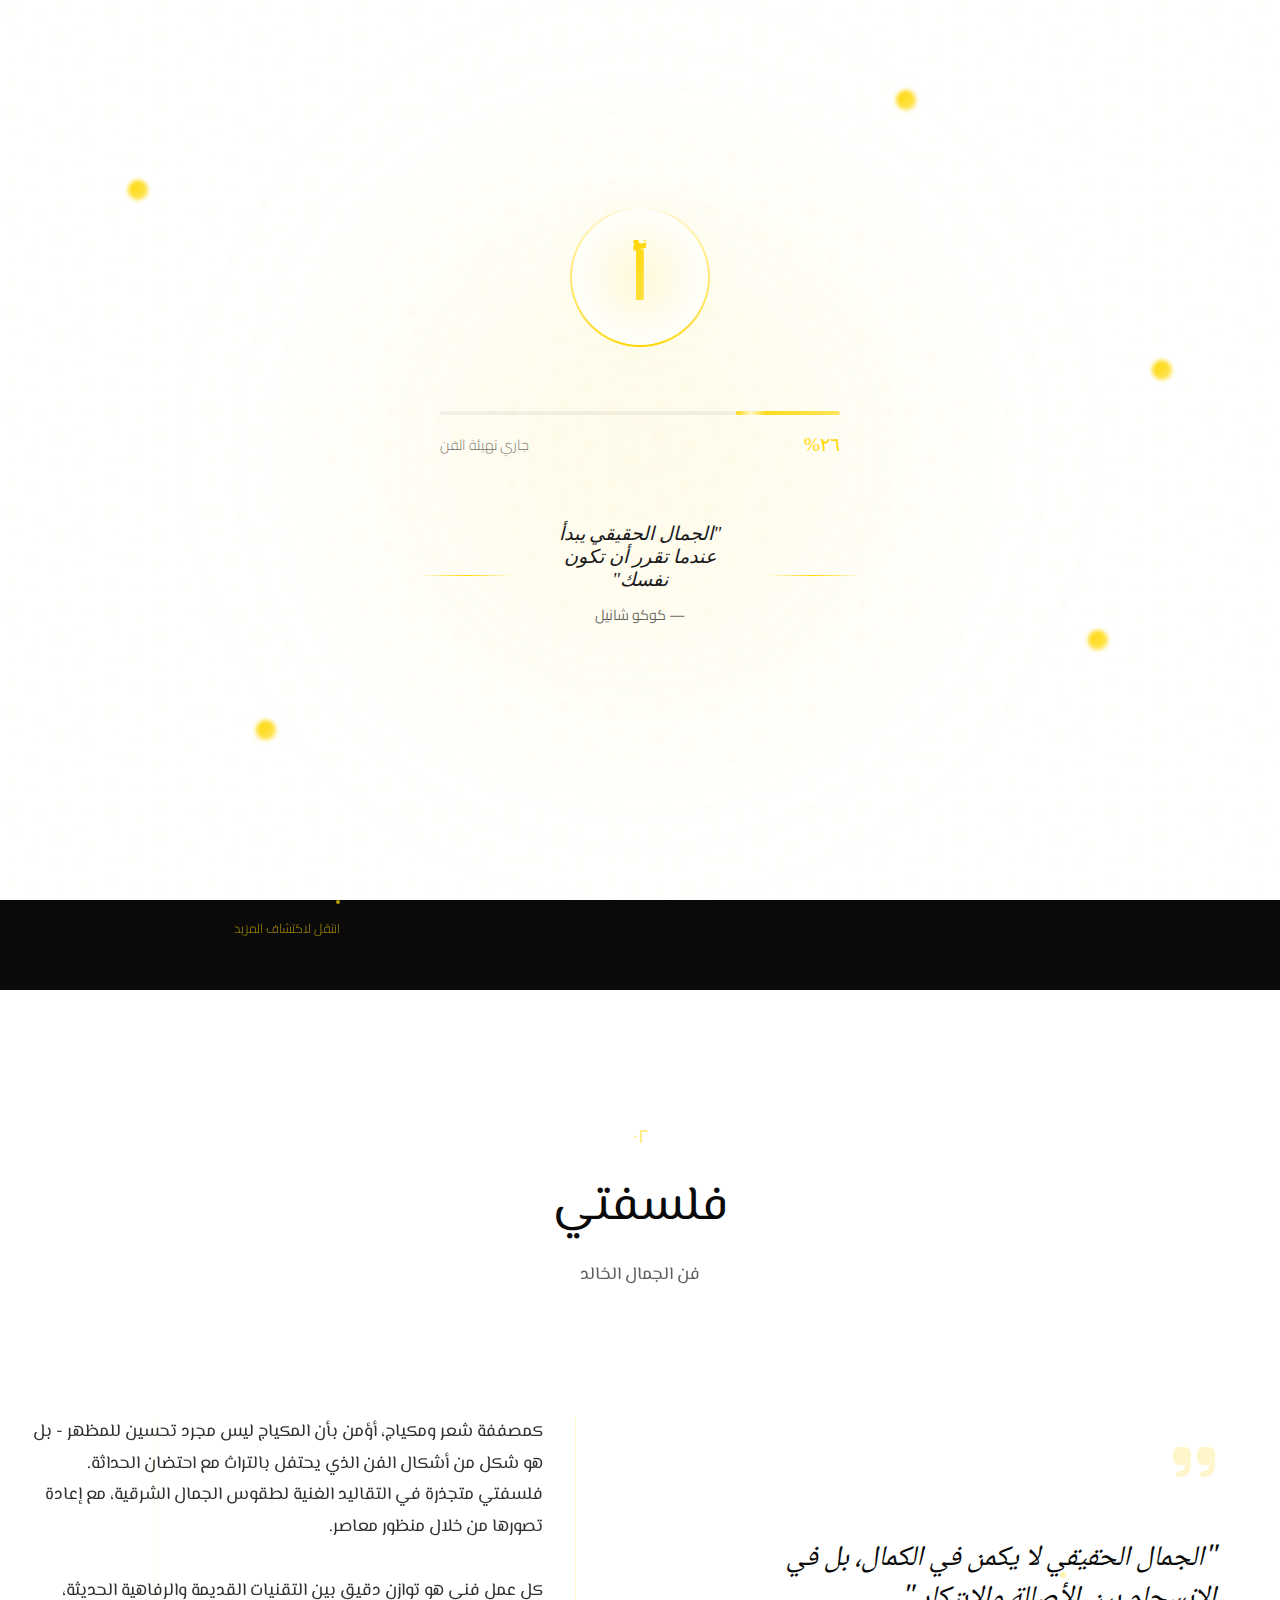
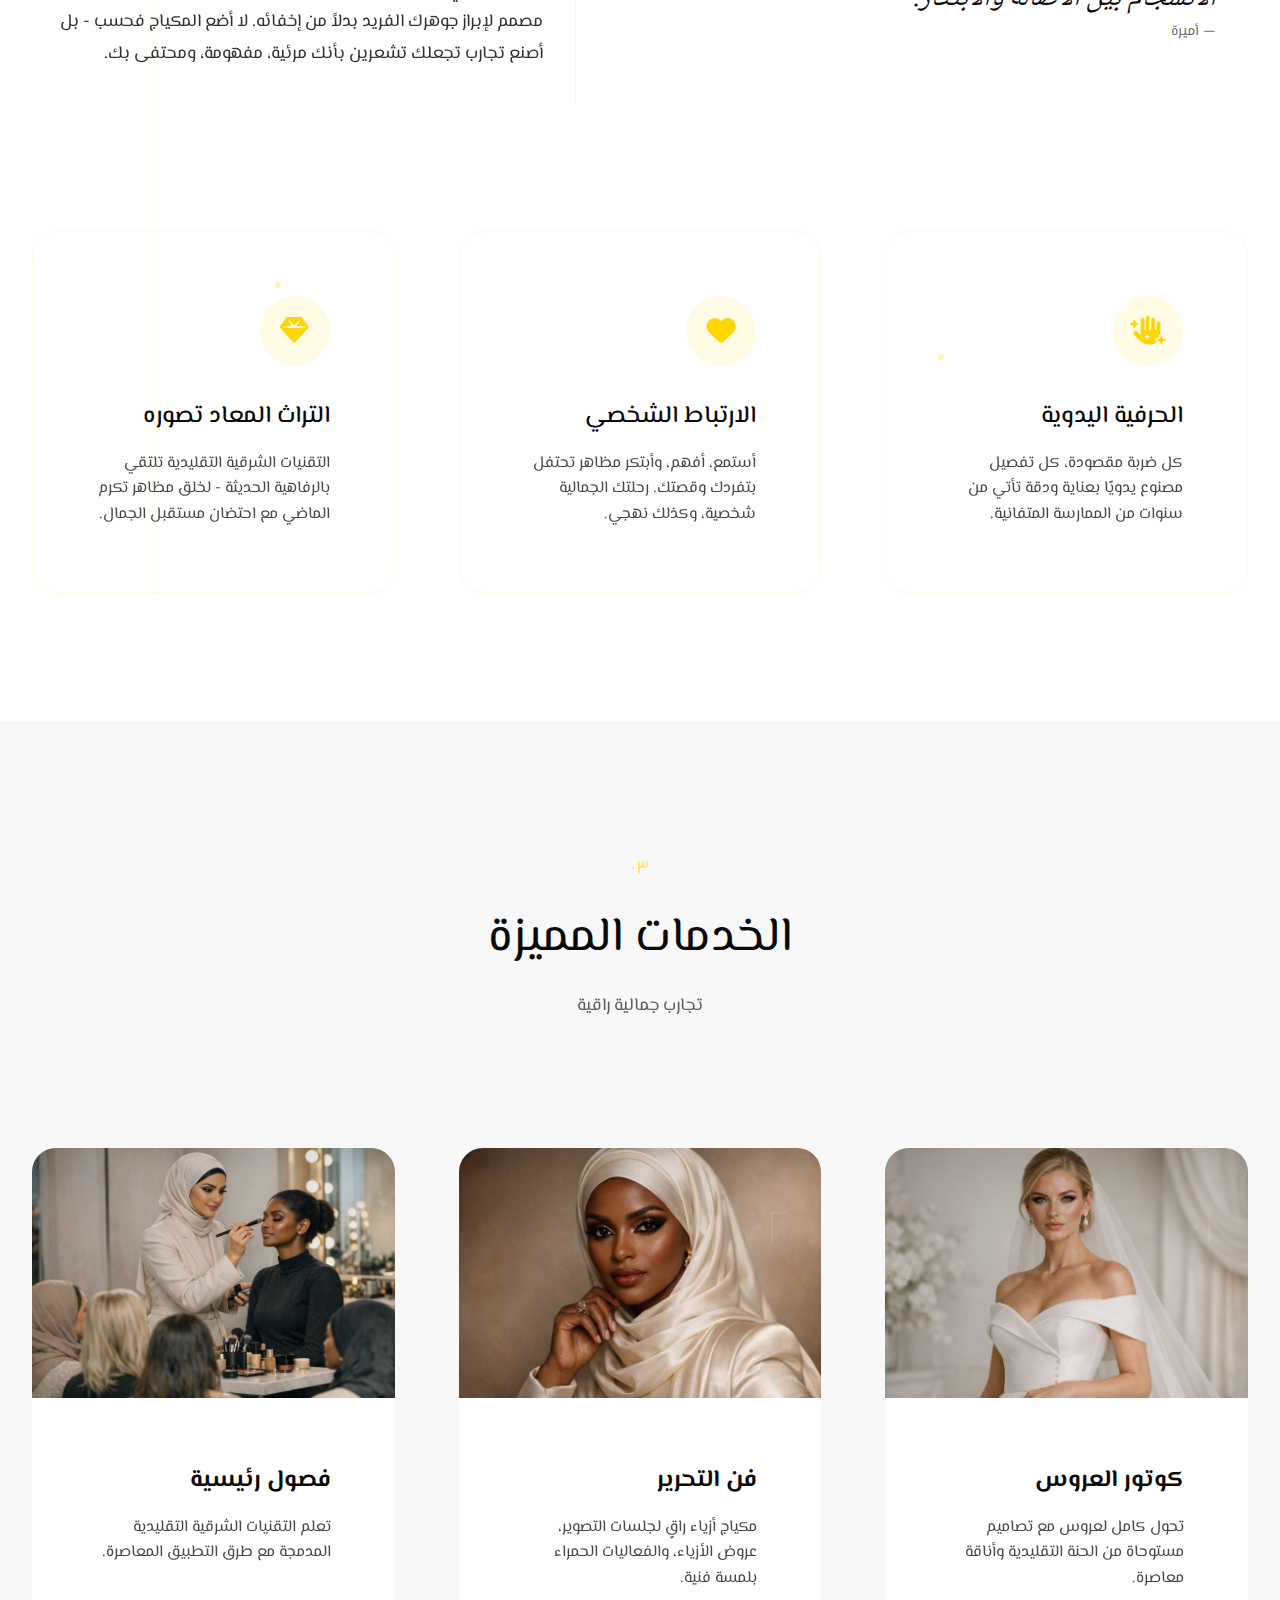
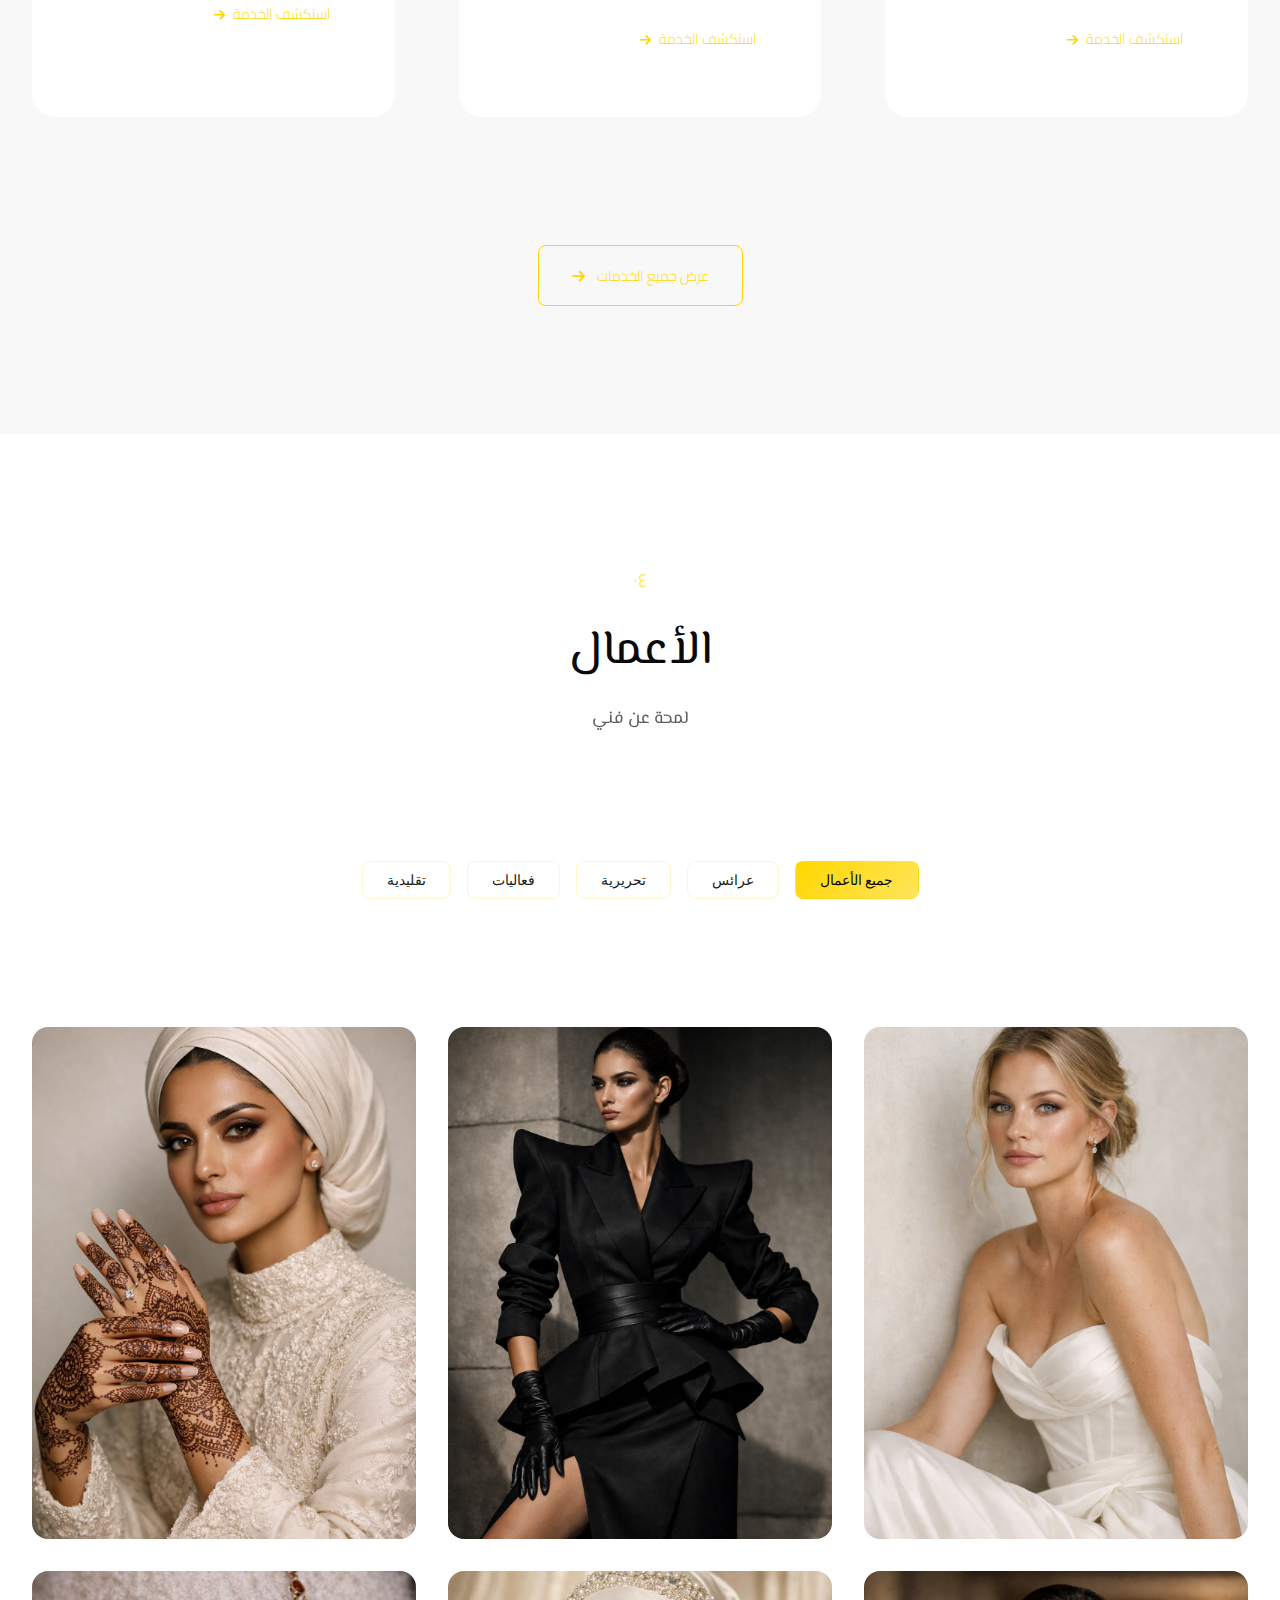
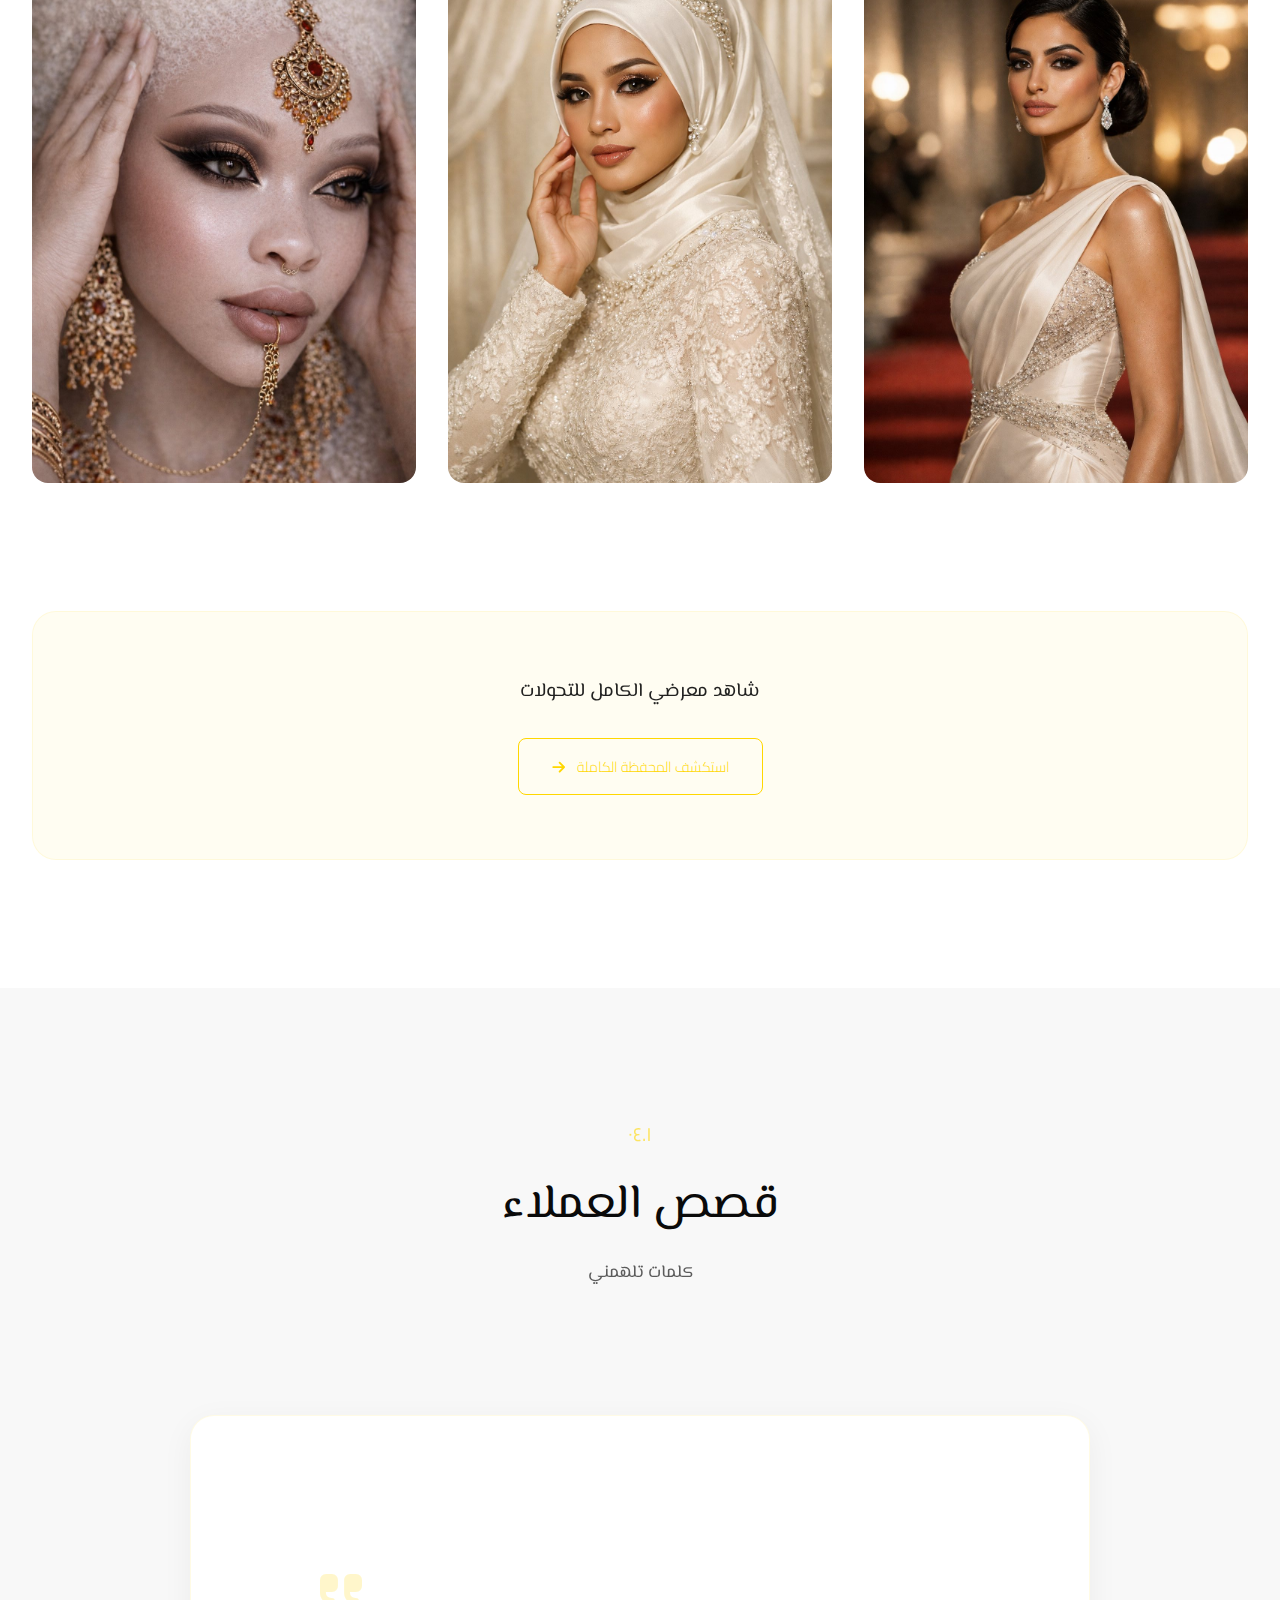
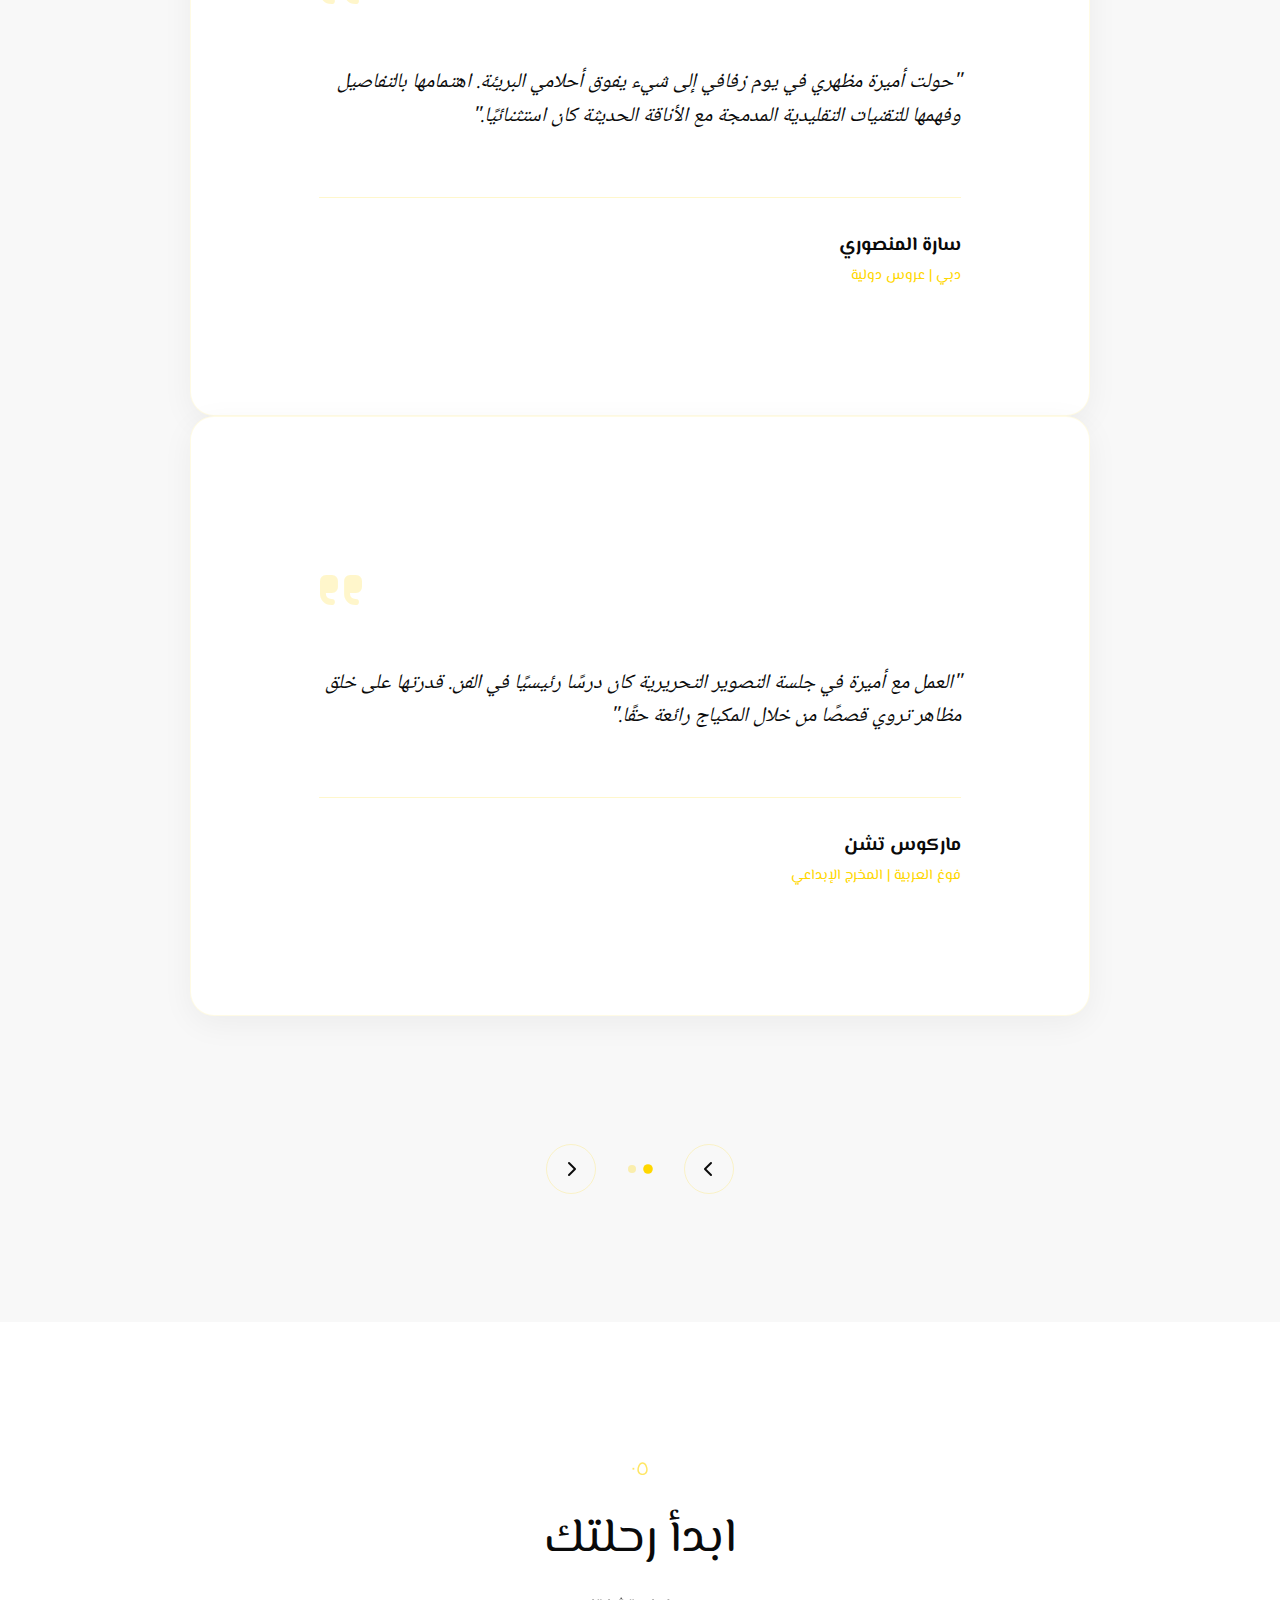
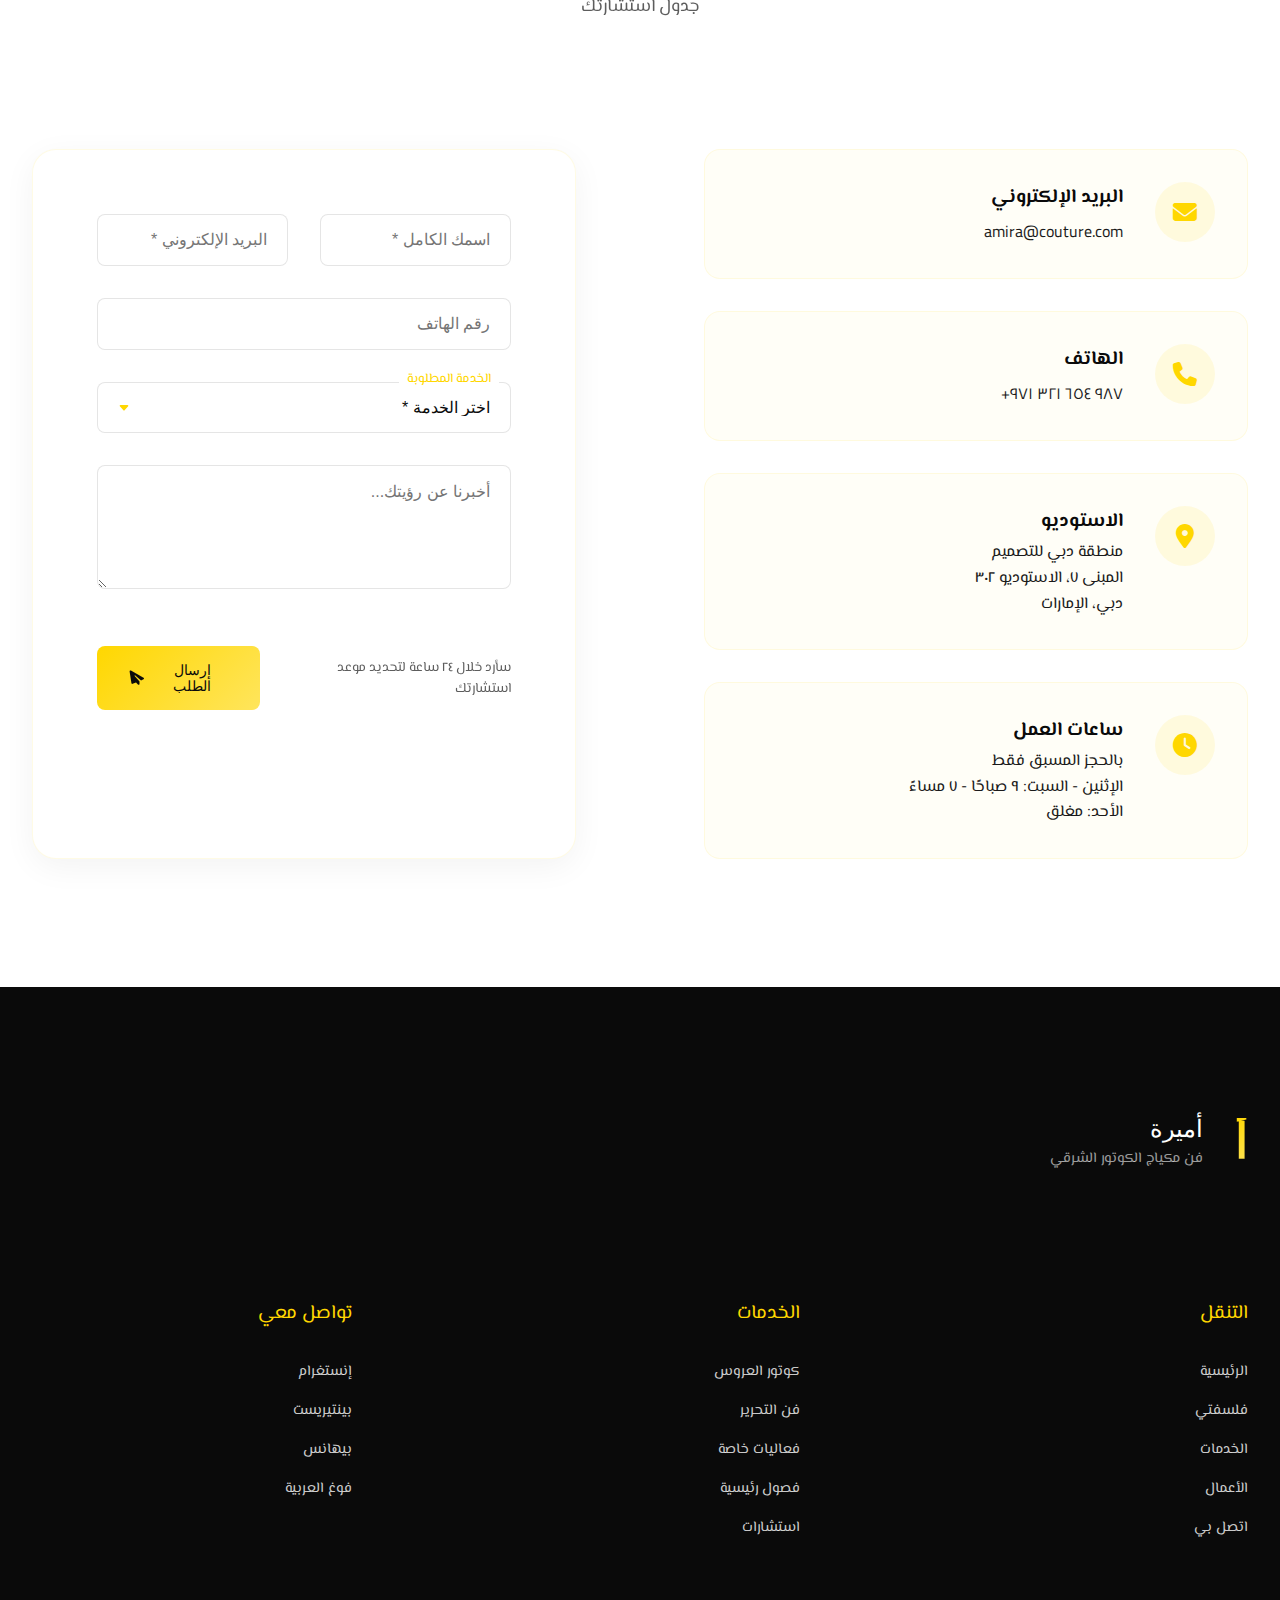
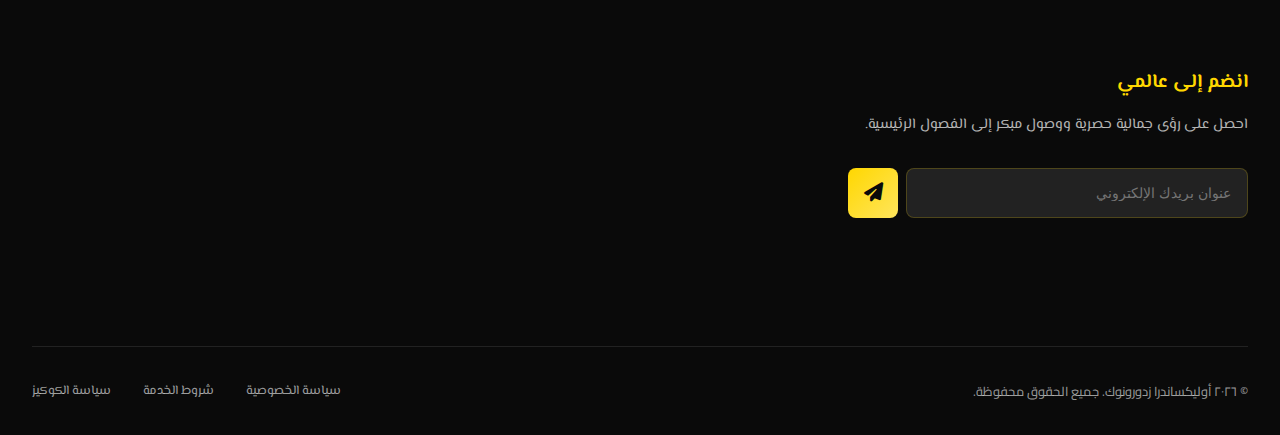
<file: ar/index_ar.html>
<!DOCTYPE html>
<html lang="ar" dir="rtl">
<head>
    <meta charset="UTF-8">
    <meta name="viewport" content="width=device-width, initial-scale=1.0">
    <title>أميرة | فن مكياج الكوتور الشرقي</title>
    
    <!-- Fonts -->
    <link rel="preconnect" href="https://fonts.googleapis.com">
    <link rel="preconnect" href="https://fonts.gstatic.com" crossorigin>
    <link href="https://fonts.googleapis.com/css2?family=Cairo:wght@300;400;500;600;700&family=Noto+Naskh+Arabic:wght@400;500;600;700&family=El+Messiri:wght@400;500;600;700&display=swap" rel="stylesheet">
    
    <!-- Icons -->
    <link rel="stylesheet" href="https://cdnjs.cloudflare.com/ajax/libs/font-awesome/6.4.0/css/all.min.css">
    
    <!-- Main CSS -->
    <link rel="stylesheet" href="../en/css/style.css">
    
    <!-- RTL Adjustments -->
    <link rel="stylesheet" href="css/rtl.css">
    
   <link rel="icon" href="../favicon.ico" type="image/x-icon">
    
    <style>
        /* Quick CSS for preloader */
        .no-js .hero-title span { opacity: 1 !important; }
        body.loaded .loading-screen {
            opacity: 0;
            visibility: hidden;
            pointer-events: none;
        }
        
        /* Arabic typography */
        body {
            font-family: 'Cairo', sans-serif;
        }
        
        .font-serif-ar {
            font-family: 'Noto Naskh Arabic', serif;
        }
        
        .font-display-ar {
            font-family: 'El Messiri', sans-serif;
        }
    </style>
</head>
<body>
    <!-- ===== PRELOADER ===== -->
    <div class="loading-screen">
        <div class="loading-bg">
            <div class="bg-glow"></div>
            <div class="bg-pattern"></div>
        </div>
        
        <div class="loading-logo">
            <div class="logo-circle">
                <div class="circle-border">
                    <div class="circle-spin"></div>
                </div>
                <div class="logo-letter">أ</div>
                <div class="logo-glow"></div>
            </div>
        </div>
        
        <div class="loading-progress">
            <div class="progress-bar">
                <div class="progress-fill">
                    <div class="progress-shine"></div>
                </div>
            </div>
            <div class="progress-text">
                <span class="percentage">0%</span>
                <span class="loading-message">جاري تحميل التجربة الفاخرة</span>
            </div>
        </div>
        
        <div class="loading-quote">
            <div class="quote-line"></div>
            <div class="quote-content">
                <p class="font-serif-ar">"الجمال الحقيقي يبدأ عندما تقرر أن تكون نفسك"</p>
                <span class="quote-author">— كوكو شانيل</span>
            </div>
            <div class="quote-line"></div>
        </div>
        
        <div class="loading-decor">
            <div class="decor-element de1"></div>
            <div class="decor-element de2"></div>
            <div class="decor-element de3"></div>
            <div class="decor-element de4"></div>
            <div class="decor-element de5"></div>
            <div class="decor-line dl1"></div>
            <div class="decor-line dl2"></div>
        </div>
    </div>

    <!-- ===== ANIMATED BACKGROUND ===== -->
    <div class="animated-bg">
        <div class="floating-shape shape-1"></div>
        <div class="floating-shape shape-2"></div>
        <div class="floating-shape shape-3"></div>
        <div class="sparkle sparkle-1"></div>
        <div class="sparkle sparkle-2"></div>
        <div class="sparkle sparkle-3"></div>
        <div class="sparkle sparkle-4"></div>
        <div class="sparkle sparkle-5"></div>
    </div>
    
    <!-- ===== CUSTOM CURSOR ===== -->
    <div class="cursor">
        <div class="cursor-inner"></div>
        <div class="cursor-outer"></div>
    </div>

    <!-- ===== NAVIGATION ===== -->
    <nav class="luxury-nav">
        <div class="nav-container">
            <!-- Logo -->
            <div class="nav-brand">
                <a href="#hero" class="brand-link">
                    <div class="brand-symbol">أ</div>
                    <div class="brand-name">ميرة</div>
                </a>
            </div>
            
            <!-- Menu -->
            <div class="nav-menu">
                <a href="#hero" class="nav-link active">
                    <span class="link-number">٠١</span>
                    <span class="link-text">الرئيسية</span>
                </a>
                <a href="#about" class="nav-link">
                    <span class="link-number">٠٢</span>
                    <span class="link-text">فلسفتي</span>
                </a>
                <a href="#services" class="nav-link">
                    <span class="link-number">٠٣</span>
                    <span class="link-text">الخدمات</span>
                </a>
                <a href="#portfolio" class="nav-link">
                    <span class="link-number">٠٤</span>
                    <span class="link-text">الأعمال</span>
                </a>
                <a href="#contact" class="nav-link">
                    <span class="link-number">٠٥</span>
                    <span class="link-text">اتصل بي</span>
                </a>
            </div>
            
            <!-- Right Side: Language Selector + CTA -->
            <div class="nav-right">
                <!-- Language Selector -->
                <div class="language-selector">
                    <button class="lang-btn" id="langToggle">
                        <span class="lang-code">AR</span>
                        <i class="fas fa-chevron-down lang-arrow"></i>
                    </button>
                    <div class="lang-dropdown">
                        <button class="lang-option" data-lang="ar">العربية</button>
                        <button class="lang-option" data-lang="en">English</button>
                        <button class="lang-option" data-lang="sv">Svenska</button>
                    </div>
                </div>
                
                <!-- CTA Button -->
                <div class="nav-actions">
                    <a href="#contact" class="cta-btn">
                        <span class="btn-text">احجز الآن</span>
                        <div class="btn-icon">
                            <i class="fas fa-sparkle"></i>
                        </div>
                    </a>
                </div>
            </div>
            
            <!-- Mobile Menu Toggle -->
            <button class="nav-toggle" id="mobileToggle">
                <span class="toggle-line"></span>
                <span class="toggle-line"></span>
            </button>
        </div>
    </nav>

    <!-- ===== HERO SECTION ===== -->
    <section id="hero" class="hero-section">
        <div class="hero-container">
            <!-- Text Part Right -->
            <div class="hero-content">
                <div class="hero-main">
                    <div class="hero-tagline">
                        <span class="tagline-text">فن مكياج الكوتور الشرقي</span>
                        <div class="tagline-line"></div>
                    </div>
                    
                    <h1 class="hero-title">
                        <span class="title-line font-display-ar">حيث تلتقي الأصالة</span>
                        <span class="title-line font-display-ar">والابتكار لخلق</span>
                        <span class="title-line accent font-display-ar">جمال خالد</span>
                    </h1>
                    
                    <p class="hero-description font-display-ar">
                        نربط بين التقنيات الشرقية القديمة والرفاهية المعاصرة لتقديم تجربة جمالية فريدة.
                    </p>
                    
                    <div class="hero-buttons">
                        <a href="#contact" class="hero-btn btn-primary">
                            <span>ابدأ رحلتك</span>
                            <i class="fas fa-arrow-left"></i>
                        </a>
                        <a href="#portfolio" class="hero-btn btn-secondary">
                            <span>شاهد الأعمال</span>
                            <i class="fas fa-play"></i>
                        </a>
                    </div>
                </div>
                
                <!-- Scroll Indicator -->
                <div class="scroll-indicator">
                    <div class="indicator-dot"></div>
                    <span>انتقل لاكتشاف المزيد</span>
                </div>
            </div>
            
            <!-- Image Part Left -->
            <div class="hero-image">
                <div class="image-container">
                    <div class="main-image" style="background-image: url('../images/hero-1.jpg');">
                        <div class="image-overlay"></div>
                    </div>
                    
                    <div class="image-decoration deco-1"></div>
                    <div class="image-decoration deco-2"></div>
                    <div class="image-decoration deco-3"></div>
                    
                    <div class="floating-element fe-1">
                        <i class="fas fa-sparkle"></i>
                    </div>
                    <div class="floating-element fe-2">
                        <i class="fas fa-star"></i>
                    </div>
                    <div class="floating-element fe-3">
                        <i class="fas fa-gem"></i>
                    </div>
                </div>
            </div>
        </div>
    </section>

    <!-- ===== PHILOSOPHY SECTION ===== -->
    <section id="about" class="philosophy-section">
        <div class="section-container">
            <div class="section-header">
                <div class="section-number">٠٢</div>
                <h2 class="section-title font-display-ar">فلسفتي</h2>
                <div class="section-subtitle font-display-ar">فن الجمال الخالد</div>
            </div>
            
            <div class="philosophy-content">
                <div class="philosophy-text">
                    <div class="philosophy-quote">
                        <div class="quote-icon">
                            <i class="fas fa-quote-right"></i>
                        </div>
                        <p class="quote-text font-serif-ar">
                            "الجمال الحقيقي لا يكمن في الكمال، بل في الانسجام بين الأصالة والابتكار."
                        </p>
                        <div class="quote-author font-display-ar">— أميرة</div>
                    </div>
                    
                    <div class="philosophy-description">
                        <p class="font-display-ar">
                            كمصففة شعر ومكياج، أؤمن بأن المكياج ليس مجرد تحسين للمظهر - بل هو شكل من أشكال الفن الذي يحتفل بالتراث مع احتضان الحداثة.
                            فلسفتي متجذرة في التقاليد الغنية لطقوس الجمال الشرقية، مع إعادة تصورها من خلال منظور معاصر.
                        </p>
                        
                        <p class="font-display-ar">
                            كل عمل فني هو توازن دقيق بين التقنيات القديمة والرفاهية الحديثة، مصمم لإبراز جوهرك الفريد بدلاً من إخفائه.
                            لا أضع المكياج فحسب - بل أصنع تجارب تجعلك تشعرين بأنك مرئية، مفهومة، ومحتفى بك.
                        </p>
                    </div>
                </div>
                
                <div class="philosophy-grid">
                    <div class="philosophy-card">
                        <div class="card-icon">
                            <div class="icon-circle">
                                <i class="fas fa-hand-sparkles"></i>
                            </div>
                        </div>
                        <h3 class="card-title font-display-ar">الحرفية اليدوية</h3>
                        <p class="card-text font-display-ar">
                            كل ضربة مقصودة، كل تفصيل مصنوع يدويًا بعناية ودقة تأتي من سنوات من الممارسة المتفانية.
                        </p>
                    </div>
                    
                    <div class="philosophy-card">
                        <div class="card-icon">
                            <div class="icon-circle">
                                <i class="fas fa-heart"></i>
                            </div>
                        </div>
                        <h3 class="card-title font-display-ar">الارتباط الشخصي</h3>
                        <p class="card-text font-display-ar">
                            أستمع، أفهم، وأبتكر مظاهر تحتفل بتفردك وقصتك. رحلتك الجمالية شخصية، وكذلك نهجي.
                        </p>
                    </div>
                    
                    <div class="philosophy-card">
                        <div class="card-icon">
                            <div class="icon-circle">
                                <i class="fas fa-gem"></i>
                            </div>
                        </div>
                        <h3 class="card-title font-display-ar">التراث المعاد تصوره</h3>
                        <p class="card-text font-display-ar">
                            التقنيات الشرقية التقليدية تلتقي بالرفاهية الحديثة - لخلق مظاهر تكرم الماضي مع احتضان مستقبل الجمال.
                        </p>
                    </div>
                </div>
                
                <div class="philosophy-decoration">
                    <div class="deco-line dl-1"></div>
                    <div class="deco-dot dd-1"></div>
                    <div class="deco-dot dd-2"></div>
                    <div class="deco-dot dd-3"></div>
                </div>
            </div>
        </div>
    </section>

    <!-- ===== SERVICES PREVIEW SECTION ===== -->
    <section class="services-preview">
        <div class="section-container">
            <div class="preview-header">
                <div class="section-number">٠٣</div>
                <h2 class="section-title font-display-ar">الخدمات المميزة</h2>
                <div class="section-subtitle font-display-ar">تجارب جمالية راقية</div>
            </div>
            
            <div class="services-slider">
                <!-- Service 1 -->
                <div class="service-item">
                    <div class="service-image">
                        <div class="image-wrapper" style="background-image: url('../images/bridal.jpg');">
                            <div class="image-overlay"></div>
                            <div class="service-number">٠١</div>
                        </div>
                    </div>
                    <div class="service-content">
                        <h3 class="service-title font-display-ar">كوتور العروس</h3>
                        <p class="service-description font-display-ar">
                            تحول كامل لعروس مع تصاميم مستوحاة من الحنة التقليدية وأناقة معاصرة.
                        </p>
                        <a href="#services" class="service-link">
                            <span>استكشف الخدمة</span>
                            <i class="fas fa-arrow-left"></i>
                        </a>
                    </div>
                </div>
                
                <!-- Service 2 -->
                <div class="service-item">
                    <div class="service-image">
                        <div class="image-wrapper" style="background-image: url('../images/editorial-artistry.jpg');">
                            <div class="image-overlay"></div>
                            <div class="service-number">٠٢</div>
                        </div>
                    </div>
                    <div class="service-content">
                        <h3 class="service-title font-display-ar">فن التحرير</h3>
                        <p class="service-description font-display-ar">
                            مكياج أزياء راقٍ لجلسات التصوير، عروض الأزياء، والفعاليات الحمراء بلمسة فنية.
                        </p>
                        <a href="#services" class="service-link">
                            <span>استكشف الخدمة</span>
                            <i class="fas fa-arrow-left"></i>
                        </a>
                    </div>
                </div>
                
                <!-- Service 3 -->
                <div class="service-item">
                    <div class="service-image">
                        <div class="image-wrapper" style="background-image: url('../images/master-class.jpg');">
                            <div class="image-overlay"></div>
                            <div class="service-number">٠٣</div>
                        </div>
                    </div>
                    <div class="service-content">
                        <h3 class="service-title font-display-ar">فصول رئيسية</h3>
                        <p class="service-description font-display-ar">
                            تعلم التقنيات الشرقية التقليدية المدمجة مع طرق التطبيق المعاصرة.
                        </p>
                        <a href="#services" class="service-link">
                            <span>استكشف الخدمة</span>
                            <i class="fas fa-arrow-left"></i>
                        </a>
                    </div>
                </div>
            </div>
            
            <div class="preview-footer">
                <a href="services_ar.html" class="view-all-btn">
                    <span>عرض جميع الخدمات</span>
                    <i class="fas fa-arrow-left"></i>
                </a>
            </div>
        </div>
    </section>

    <!-- ===== PORTFOLIO SECTION ===== -->
<section id="portfolio" class="portfolio-section">
    <div class="section-container">
        <div class="section-header">
            <div class="section-number">٠٤</div>
            <h2 class="section-title font-display-ar">الأعمال</h2>
            <div class="section-subtitle font-display-ar">لمحة عن فني</div>
        </div>
        
        <div class="portfolio-filter">
            <button class="filter-btn active" data-filter="all">جميع الأعمال</button>
            <button class="filter-btn" data-filter="bridal">عرائس</button>
            <button class="filter-btn" data-filter="editorial">تحريرية</button>
            <button class="filter-btn" data-filter="events">فعاليات</button>
            <button class="filter-btn" data-filter="traditional">تقليدية</button>
        </div>
        
        <div class="portfolio-grid">
            <!-- Portfolio Item 1 -->
            <div class="portfolio-item" data-category="bridal" data-description="مكياج عروس فاخر مع لمسات ذهبية وأنماط عربية رقيقة. تم إنشاؤه لحفل زفاف شرقي تقليدي، يتميز هذا المظهر بزخارف مرسومة يدويًا وتفاصيل أوراق ذهب 24 قيراطًا تلتقط جوهر الفخامة والتقليد. أرادت العروس مظهرًا يكرم تراثها مع شعور معاصر وأنيق.">
                <div class="portfolio-image">
                    <img src="../images/bridal-1.jpg" alt="مكياج عروس ساحر" class="portfolio-img">
                    <div class="portfolio-overlay">
                        <div class="overlay-content">
                            <h3 class="portfolio-title font-display-ar">عروس ساحرة</h3>
                            <p class="portfolio-category font-display-ar">كوتور العروس</p>
                            <button class="view-project-btn">
                                <i class="fas fa-expand"></i>
                            </button>
                        </div>
                    </div>
                </div>
            </div>
            
            <!-- Portfolio Item 2 -->
            <div class="portfolio-item" data-category="editorial" data-description="جلسة تصوير تحريرية لفوغ العربية تتميز بلمسات مذهبة وأنماط هندسية جريئة. تم إلهام هذا المظهر بالفن والعمارة الإسلامية التقليدية، مع إعادة تصوره للأزياء العصرية. تلتقط العناصر المعدنية الضوء بشكل جميل، مما يخلق تأثيرًا ساحرًا يظهر بشكل استثنائي في الصور.">
                <div class="portfolio-image">
                    <img src="../images/editorial-1.jpg" alt="مكياج تحريري مذهب" class="portfolio-img">
                    <div class="portfolio-overlay">
                        <div class="overlay-content">
                            <h3 class="portfolio-title font-display-ar">تحريري مذهب</h3>
                            <p class="portfolio-category font-display-ar">مجلة أزياء</p>
                            <button class="view-project-btn">
                                <i class="fas fa-expand"></i>
                            </button>
                        </div>
                    </div>
                </div>
            </div>
            
            <!-- Portfolio Item 3 -->
            <div class="portfolio-item" data-category="traditional" data-description="مكياج احتفال حنة تقليدي يجمع بين الألوان الترابية الطبيعية والأنماط الرمزية. تم إنشاؤه لحفل حنة ما قبل الزفاف، يكرم هذا المظهر تقاليد جمال البدو مع الحفاظ على شعور ناعم ورومانسي. تكمل الباليت الترابية تصاميم الحنة بشكل مثالي.">
                <div class="portfolio-image">
                    <img src="../images/traditional-1.jpg" alt="مكياج حنة تقليدي" class="portfolio-img">
                    <div class="portfolio-overlay">
                        <div class="overlay-content">
                            <h3 class="portfolio-title font-display-ar">حنة تقليدية</h3>
                            <p class="portfolio-category font-display-ar">احتفال تقليدي</p>
                            <button class="view-project-btn">
                                <i class="fas fa-expand"></i>
                            </button>
                        </div>
                    </div>
                </div>
            </div>
            
            <!-- Portfolio Item 4 -->
            <div class="portfolio-item" data-category="events" data-description="أناقة السجادة الحمراء لمهرجان دبي السينمائي الدولي. يتميز هذا المظهر المسائي المتطور بعيون مدخنة بلمسات معدنية وميزات محددة بشكل مثالي تتحمل فلاشات الكاميرا والأضواء الساطعة. تم تصميم المظهر ليكون خالدًا مع إحداث تأثير.">
                <div class="portfolio-image">
                    <img src="../images/event-1.jpg" alt="مكياج سجادة حمراء" class="portfolio-img">
                    <div class="portfolio-overlay">
                        <div class="overlay-content">
                            <h3 class="portfolio-title font-display-ar">أناقة السجادة الحمراء</h3>
                            <p class="portfolio-category font-display-ar">حفل توزيع جوائز</p>
                            <button class="view-project-btn">
                                <i class="fas fa-expand"></i>
                            </button>
                        </div>
                    </div>
                </div>
            </div>
            
            <!-- Portfolio Item 5 (Added) -->
            <div class="portfolio-item" data-category="bridal" data-description="مظهر عروس ملكي معاصر يتميز بنظرة معاصرة للعناصر التقليدية. الخطوط النظيفة واللمعان الخفيف يخلقان جمالًا ملكيًا لكن مقبول. كان هذا المظهر مثاليًا لعروس أرادت أن تشعر بأنها ملكية دون أن تكون تقليدية جدًا.">
                <div class="portfolio-image">
                    <img src="../images/bridal-2.jpg" alt="مكياج ملكي معاصر" class="portfolio-img">
                    <div class="portfolio-overlay">
                        <div class="overlay-content">
                            <h3 class="portfolio-title font-display-ar">ملكية معاصرة</h3>
                            <p class="portfolio-category font-display-ar">كوتور العروس</p>
                            <button class="view-project-btn">
                                <i class="fas fa-expand"></i>
                            </button>
                        </div>
                    </div>
                </div>
            </div>
            
            <!-- Portfolio Item 6 (Added) -->
            <div class="portfolio-item" data-category="editorial" data-description="حملة أزياء مستوحاة من أزهار الصحراء وجمال الواحات. يتميز هذا المظهر الأثيري بألوان الباستيل الناعمة الممزوجة بلمسات معدنية، مما يخلق تأثيرًا حالمًا وخياليًا. تم تصميم المكياج لتكمل المجوهرات المعقدة والأقمشة المتدفقة.">
                <div class="portfolio-image">
                    <img src="../images/editorial-2.jpg" alt="مكياج أزهار الصحراء" class="portfolio-img">
                    <div class="portfolio-overlay">
                        <div class="overlay-content">
                            <h3 class="portfolio-title font-display-ar">أزهار الصحراء</h3>
                            <p class="portfolio-category font-display-ar">حملة أزياء</p>
                            <button class="view-project-btn">
                                <i class="fas fa-expand"></i>
                            </button>
                        </div>
                    </div>
                </div>
            </div>
        </div>
        
        <div class="portfolio-cta">
            <p class="cta-text font-display-ar">شاهد معرضي الكامل للتحولات</p>
            <a href="gallery_ar.html" class="cta-btn">
                <span>استكشف المحفظة الكاملة</span>
                <i class="fas fa-arrow-left"></i>
            </a>
        </div>
    </div>
</section>

    <!-- ===== TESTIMONIALS SECTION ===== -->
    <section class="testimonials-section">
        <div class="section-container">
            <div class="testimonials-header">
                <div class="section-number">٠٤.١</div>
                <h2 class="section-title font-display-ar">قصص العملاء</h2>
                <div class="section-subtitle font-display-ar">كلمات تلهمني</div>
            </div>
            
            <div class="testimonials-slider">
                <!-- Testimonial 1 -->
                <div class="testimonial-item">
                    <div class="testimonial-content">
                        <div class="quote-mark">
                            <i class="fas fa-quote-right"></i>
                        </div>
                        <p class="testimonial-text font-serif-ar">
                            "حولت أميرة مظهري في يوم زفافي إلى شيء يفوق أحلامي البريئة.
                            اهتمامها بالتفاصيل وفهمها للتقنيات التقليدية المدمجة مع الأناقة الحديثة كان استثنائيًا."
                        </p>
                        <div class="client-info">
                            <h4 class="client-name font-display-ar">سارة المنصوري</h4>
                            <p class="client-details font-display-ar">دبي | عروس دولية</p>
                        </div>
                    </div>
                </div>
                
                <!-- Testimonial 2 -->
                <div class="testimonial-item">
                    <div class="testimonial-content">
                        <div class="quote-mark">
                            <i class="fas fa-quote-right"></i>
                        </div>
                        <p class="testimonial-text font-serif-ar">
                            "العمل مع أميرة في جلسة التصوير التحريرية كان درسًا رئيسيًا في الفن.
                            قدرتها على خلق مظاهر تروي قصصًا من خلال المكياج رائعة حقًا."
                        </p>
                        <div class="client-info">
                            <h4 class="client-name font-display-ar">ماركوس تشن</h4>
                            <p class="client-details font-display-ar">فوغ العربية | المخرج الإبداعي</p>
                        </div>
                    </div>
                </div>
            </div>
            
            <div class="testimonial-nav">
                <button class="nav-btn prev-btn">
                    <i class="fas fa-chevron-right"></i>
                </button>
                <div class="nav-dots">
                    <span class="nav-dot active"></span>
                    <span class="nav-dot"></span>
                </div>
                <button class="nav-btn next-btn">
                    <i class="fas fa-chevron-left"></i>
                </button>
            </div>
        </div>
    </section>

    <!-- ===== CONTACT SECTION ===== -->
    <section id="contact" class="contact-section">
        <div class="section-container">
            <div class="section-header">
                <div class="section-number">٠٥</div>
                <h2 class="section-title font-display-ar">ابدأ رحلتك</h2>
                <div class="section-subtitle font-display-ar">جدول استشارتك</div>
            </div>
            
            <div class="contact-wrapper">
                <div class="contact-info">
                    <div class="info-card">
                        <div class="info-icon">
                            <i class="fas fa-envelope"></i>
                        </div>
                        <div class="info-content">
                            <h3 class="info-title font-display-ar">البريد الإلكتروني</h3>
                            <a href="mailto:amira@couture.com" class="info-link">amira@couture.com</a>
                        </div>
                    </div>
                    
                    <div class="info-card">
                        <div class="info-icon">
                            <i class="fas fa-phone"></i>
                        </div>
                        <div class="info-content">
                            <h3 class="info-title font-display-ar">الهاتف</h3>
                            <a href="tel:+971123456789" class="info-link">٩٨٧ ٦٥٤ ٣٢١ ٩٧١+</a>
                        </div>
                    </div>
                    
                    <div class="info-card">
                        <div class="info-icon">
                            <i class="fas fa-map-marker-alt"></i>
                        </div>
                        <div class="info-content">
                            <h3 class="info-title font-display-ar">الاستوديو</h3>
                            <p class="info-text font-display-ar">
                                منطقة دبي للتصميم<br>
                                المبنى ٧، الاستوديو ٣٠٢<br>
                                دبي، الإمارات
                            </p>
                        </div>
                    </div>
                    
                    <div class="info-card">
                        <div class="info-icon">
                            <i class="fas fa-clock"></i>
                        </div>
                        <div class="info-content">
                            <h3 class="info-title font-display-ar">ساعات العمل</h3>
                            <p class="info-text font-display-ar">
                                بالحجز المسبق فقط<br>
                                الإثنين - السبت: ٩ صباحًا - ٧ مساءً<br>
                                الأحد: مغلق
                            </p>
                        </div>
                    </div>
                </div>
                
                <div class="contact-form-wrapper">
                    <form class="contact-form" id="contactForm">
                        <div class="form-row">
                            <div class="form-group">
                                <input type="text" id="name" name="name" required placeholder="اسمك الكامل *">
                                <label for="name" class="font-display-ar">الاسم الكامل</label>
                            </div>
                            <div class="form-group">
                                <input type="email" id="email" name="email" required placeholder="البريد الإلكتروني *">
                                <label for="email" class="font-display-ar">البريد الإلكتروني</label>
                            </div>
                        </div>
                        
                        <div class="form-group">
                            <input type="tel" id="phone" name="phone" placeholder="رقم الهاتف">
                            <label for="phone" class="font-display-ar">رقم الهاتف</label>
                        </div>
                        
                        <div class="form-group">
                            <select id="service" name="service" required>
                                <option value="" disabled selected>اختر الخدمة *</option>
                                <option value="bridal">كوتور العروس</option>
                                <option value="editorial">فن التحرير</option>
                                <option value="events">فعاليات خاصة</option>
                                <option value="masterclass">فصول رئيسية</option>
                                <option value="consultation">استشارة شخصية</option>
                            </select>
                            <label for="service" class="font-display-ar">الخدمة المطلوبة</label>
                        </div>
                        
                        <div class="form-group">
                            <textarea id="message" name="message" rows="5" placeholder="أخبرنا عن رؤيتك..."></textarea>
                            <label for="message" class="font-display-ar">رسالتك</label>
                        </div>
                        
                        <div class="form-footer">
                            <button type="submit" class="submit-btn">
                                <span>إرسال الطلب</span>
                                <i class="fas fa-paper-plane" style="transform: rotate(180deg) scaleX(-1); display: inline-block;"></i>
                            </button>
                            <p class="form-note font-display-ar">سأرد خلال ٢٤ ساعة لتحديد موعد استشارتك</p>
                        </div>
                    </form>
                </div>
            </div>
        </div>
    </section>

    <!-- ===== FOOTER ===== -->
    <footer class="luxury-footer">
        <div class="footer-container">
            <div class="footer-logo">
                <div class="footer-symbol">أ</div>
                <div class="footer-brand">
                    <div class="footer-name">أميرة</div>
                    <div class="footer-tagline font-display-ar">فن مكياج الكوتور الشرقي</div>
                </div>
            </div>
            
            <div class="footer-nav">
                <div class="nav-column">
                    <h4 class="nav-title font-display-ar">التنقل</h4>
                    <a href="#hero" class="footer-link font-display-ar">الرئيسية</a>
                    <a href="#about" class="footer-link font-display-ar">فلسفتي</a>
                    <a href="#services" class="footer-link font-display-ar">الخدمات</a>
                    <a href="#portfolio" class="footer-link font-display-ar">الأعمال</a>
                    <a href="#contact" class="footer-link font-display-ar">اتصل بي</a>
                </div>
                
                <div class="nav-column">
                    <h4 class="nav-title font-display-ar">الخدمات</h4>
                    <a href="#" class="footer-link font-display-ar">كوتور العروس</a>
                    <a href="#" class="footer-link font-display-ar">فن التحرير</a>
                    <a href="#" class="footer-link font-display-ar">فعاليات خاصة</a>
                    <a href="#" class="footer-link font-display-ar">فصول رئيسية</a>
                    <a href="#" class="footer-link font-display-ar">استشارات</a>
                </div>
                
                <div class="nav-column">
                    <h4 class="nav-title font-display-ar">تواصل معي</h4>
                    <a href="#" class="footer-link font-display-ar">إنستغرام</a>
                    <a href="#" class="footer-link font-display-ar">بينتيريست</a>
                    <a href="#" class="footer-link font-display-ar">بيهانس</a>
                    <a href="#" class="footer-link font-display-ar">فوغ العربية</a>
                </div>
            </div>
            
            <div class="footer-newsletter">
                <h4 class="newsletter-title font-display-ar">انضم إلى عالمي</h4>
                <p class="newsletter-text font-display-ar">احصل على رؤى جمالية حصرية ووصول مبكر إلى الفصول الرئيسية.</p>
                <form class="newsletter-form">
                    <input type="email" placeholder="عنوان بريدك الإلكتروني" required>
                    <button type="submit">
                        <i class="fas fa-paper-plane"></i>
                    </button>
                </form>
            </div>
            
            <div class="footer-bottom">
                <div class="copyright">
                    © ٢٠٢٦ أوليكساندرا زدورونوك. جميع الحقوق محفوظة.
                </div>
                <div class="footer-links">
                    <a href="#" class="footer-bottom-link font-display-ar">سياسة الخصوصية</a>
                    <a href="#" class="footer-bottom-link font-display-ar">شروط الخدمة</a>
                    <a href="#" class="footer-bottom-link font-display-ar">سياسة الكوكيز</a>
                </div>
            </div>
        </div>
    </footer>

    <!-- Scripts -->
    <script src="https://cdnjs.cloudflare.com/ajax/libs/gsap/3.12.2/gsap.min.js"></script>
    
    <!-- Main JS -->
    <script src="js/main-ar.js"></script>
    
    
</body>
</html>
</file>
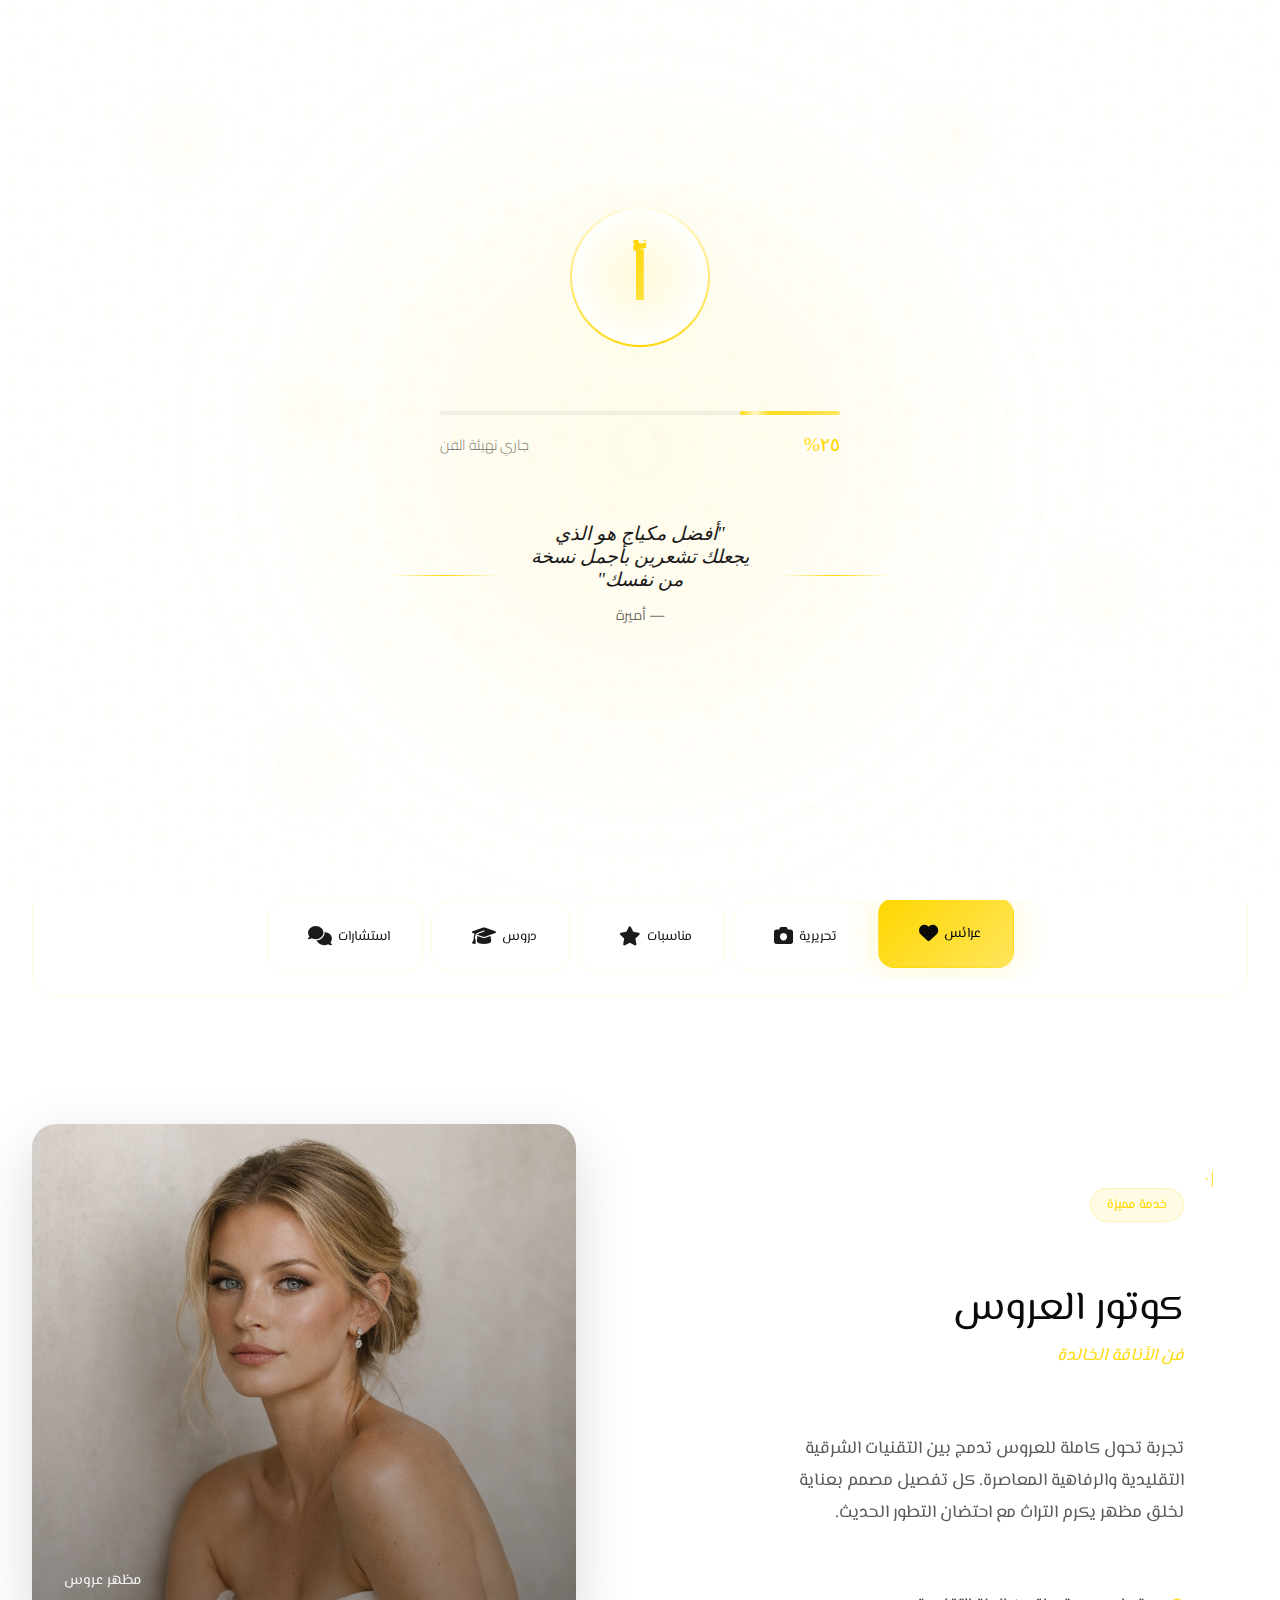
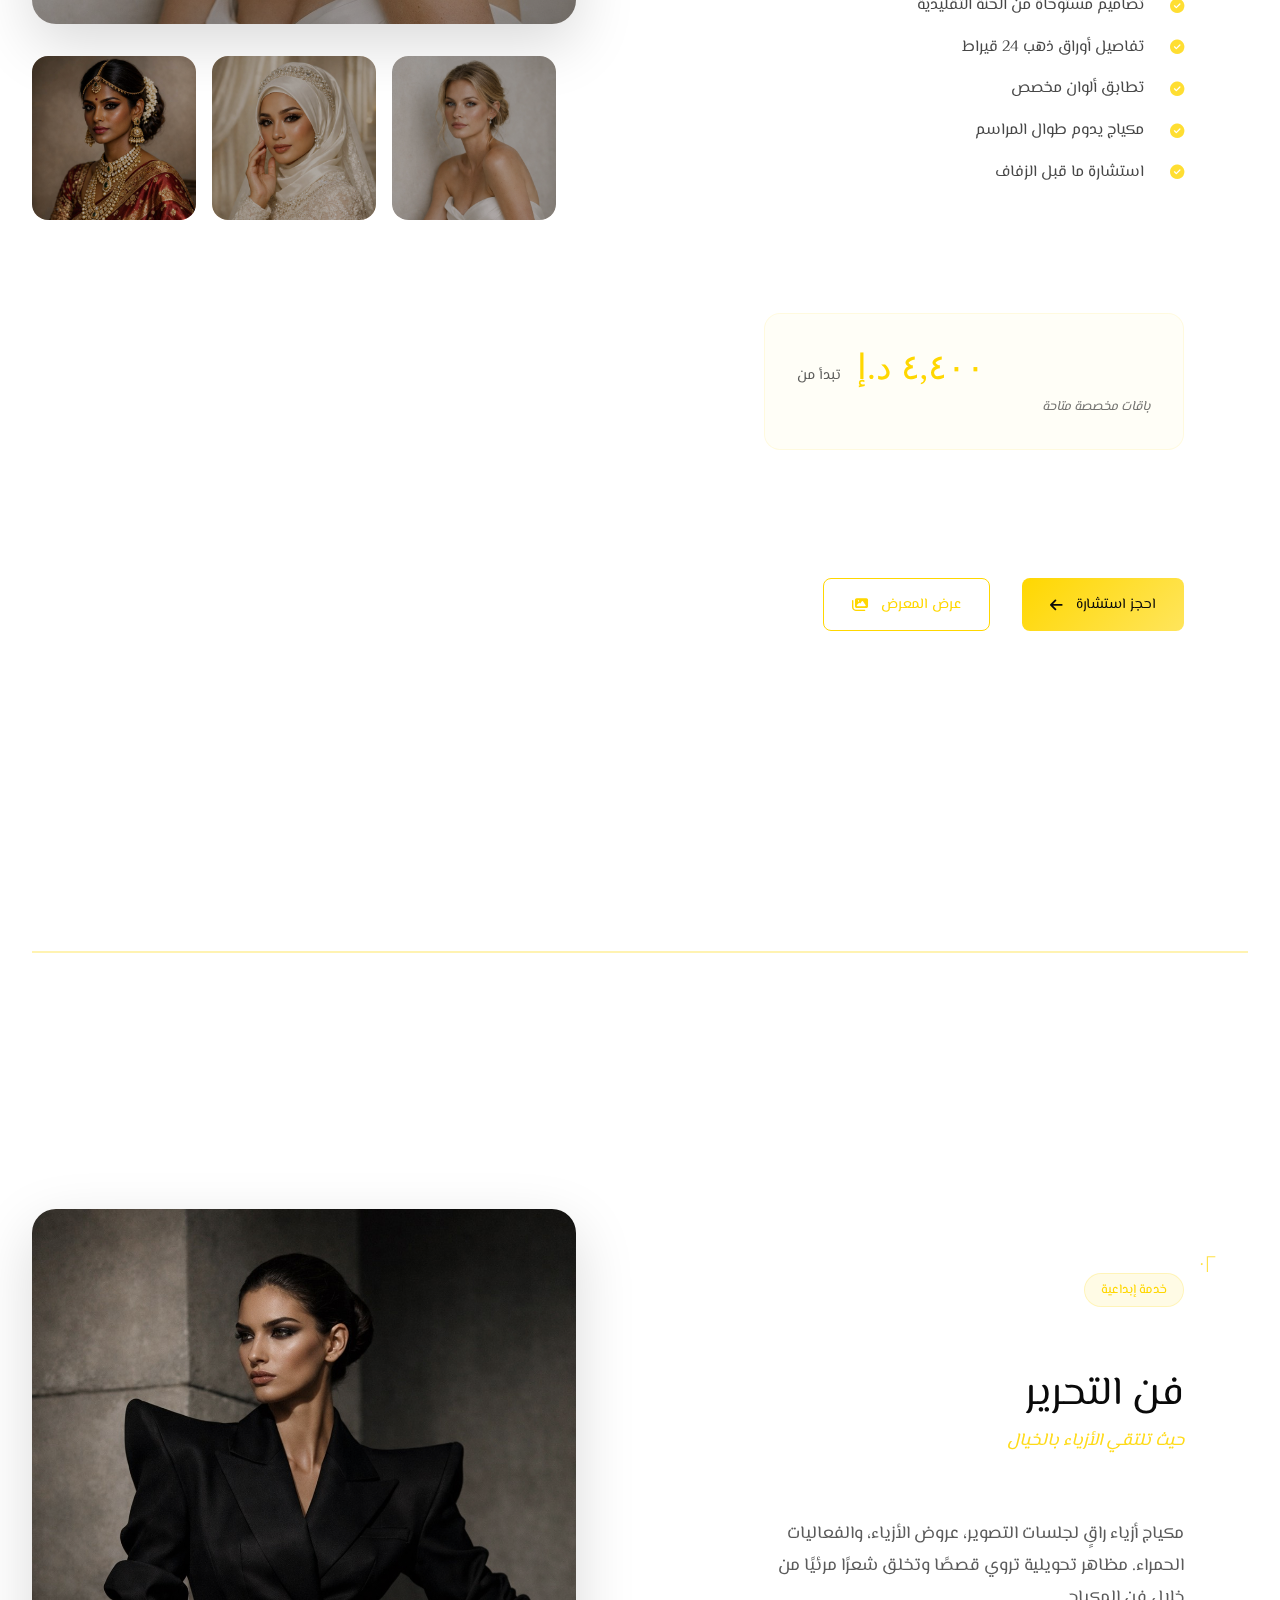
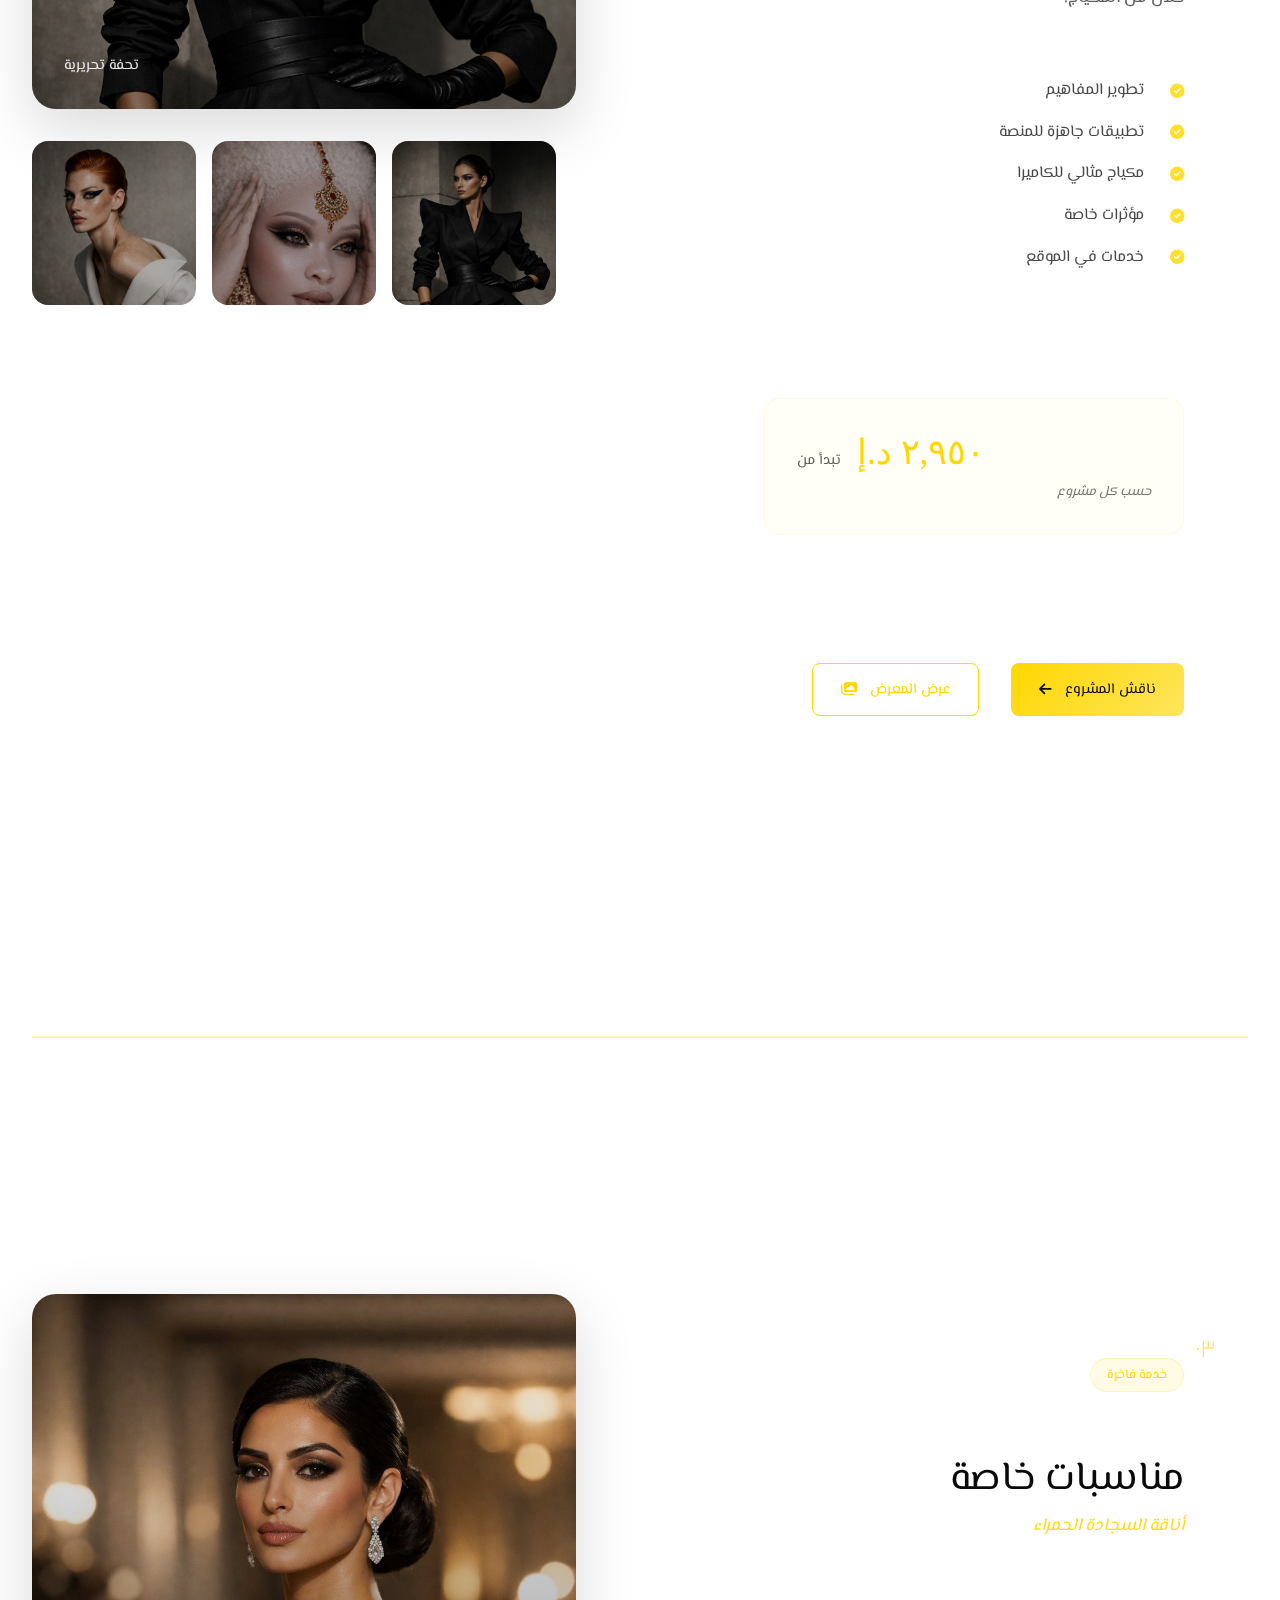
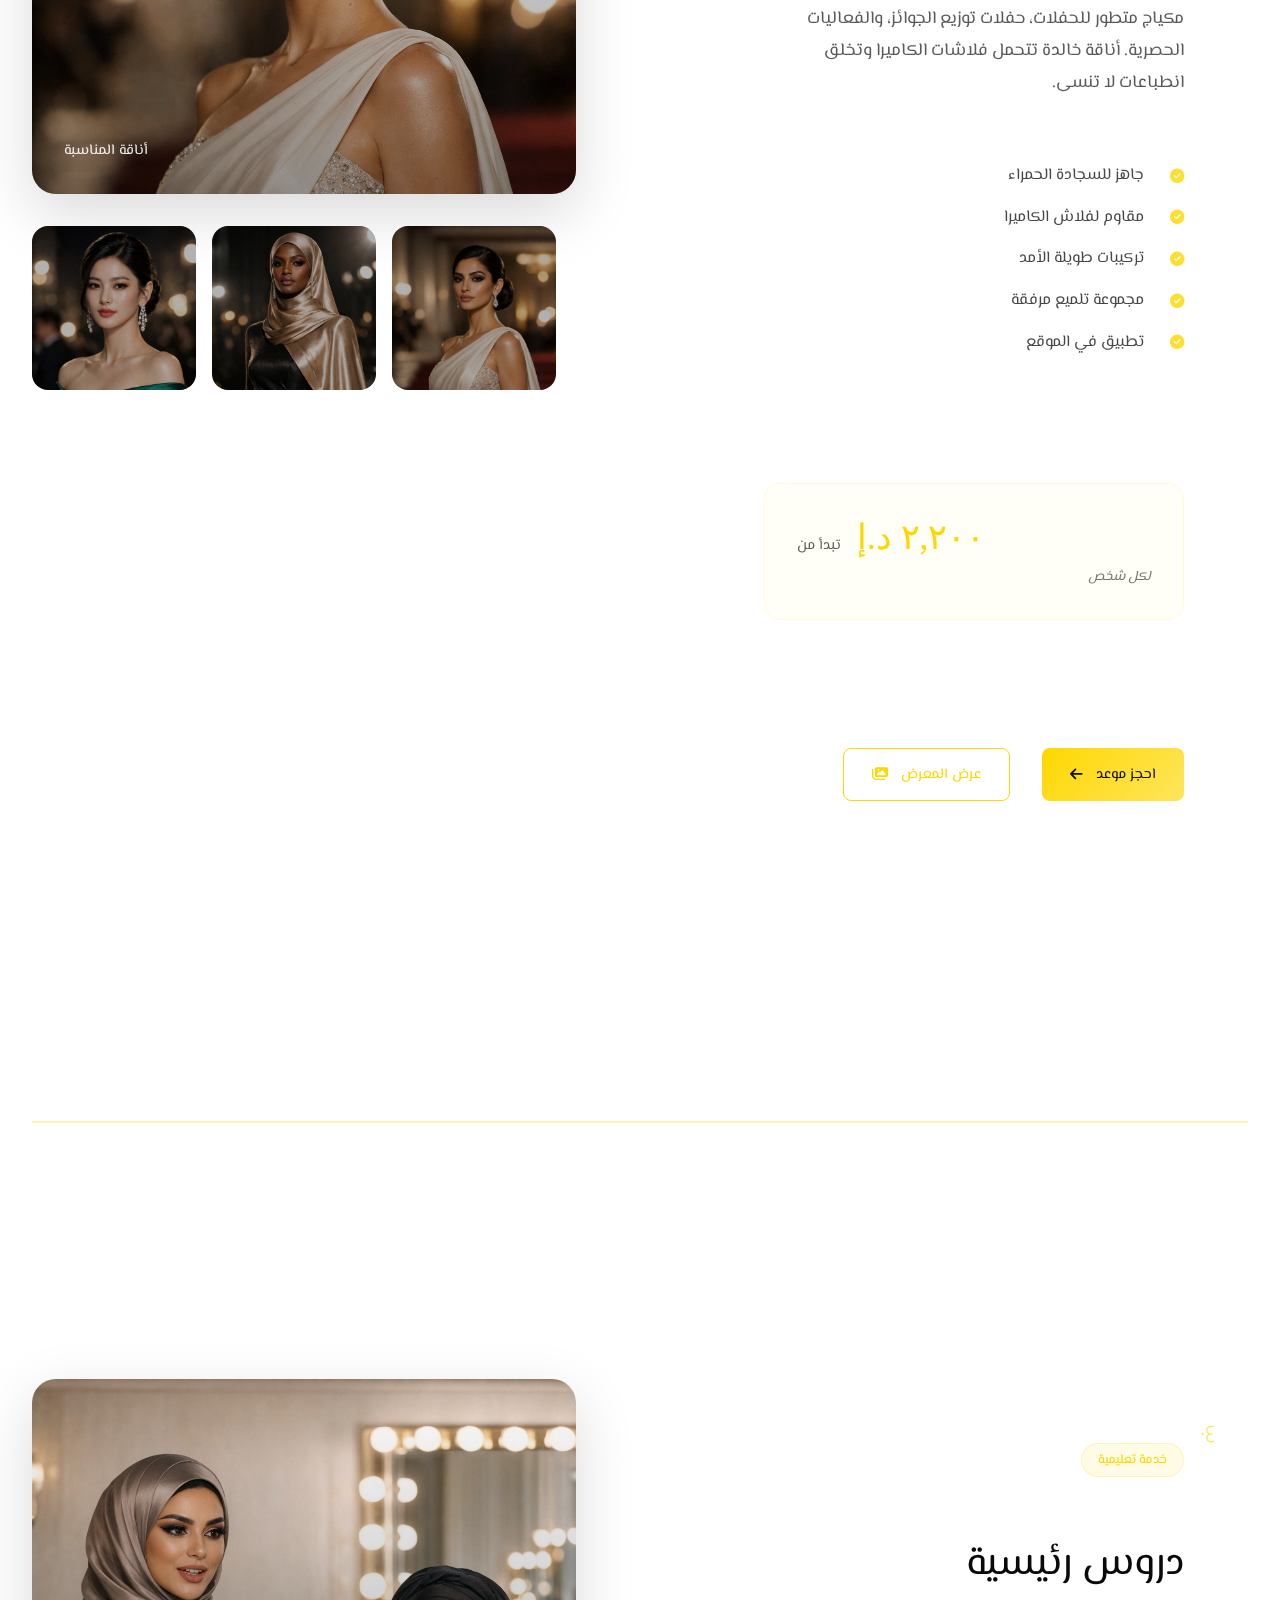
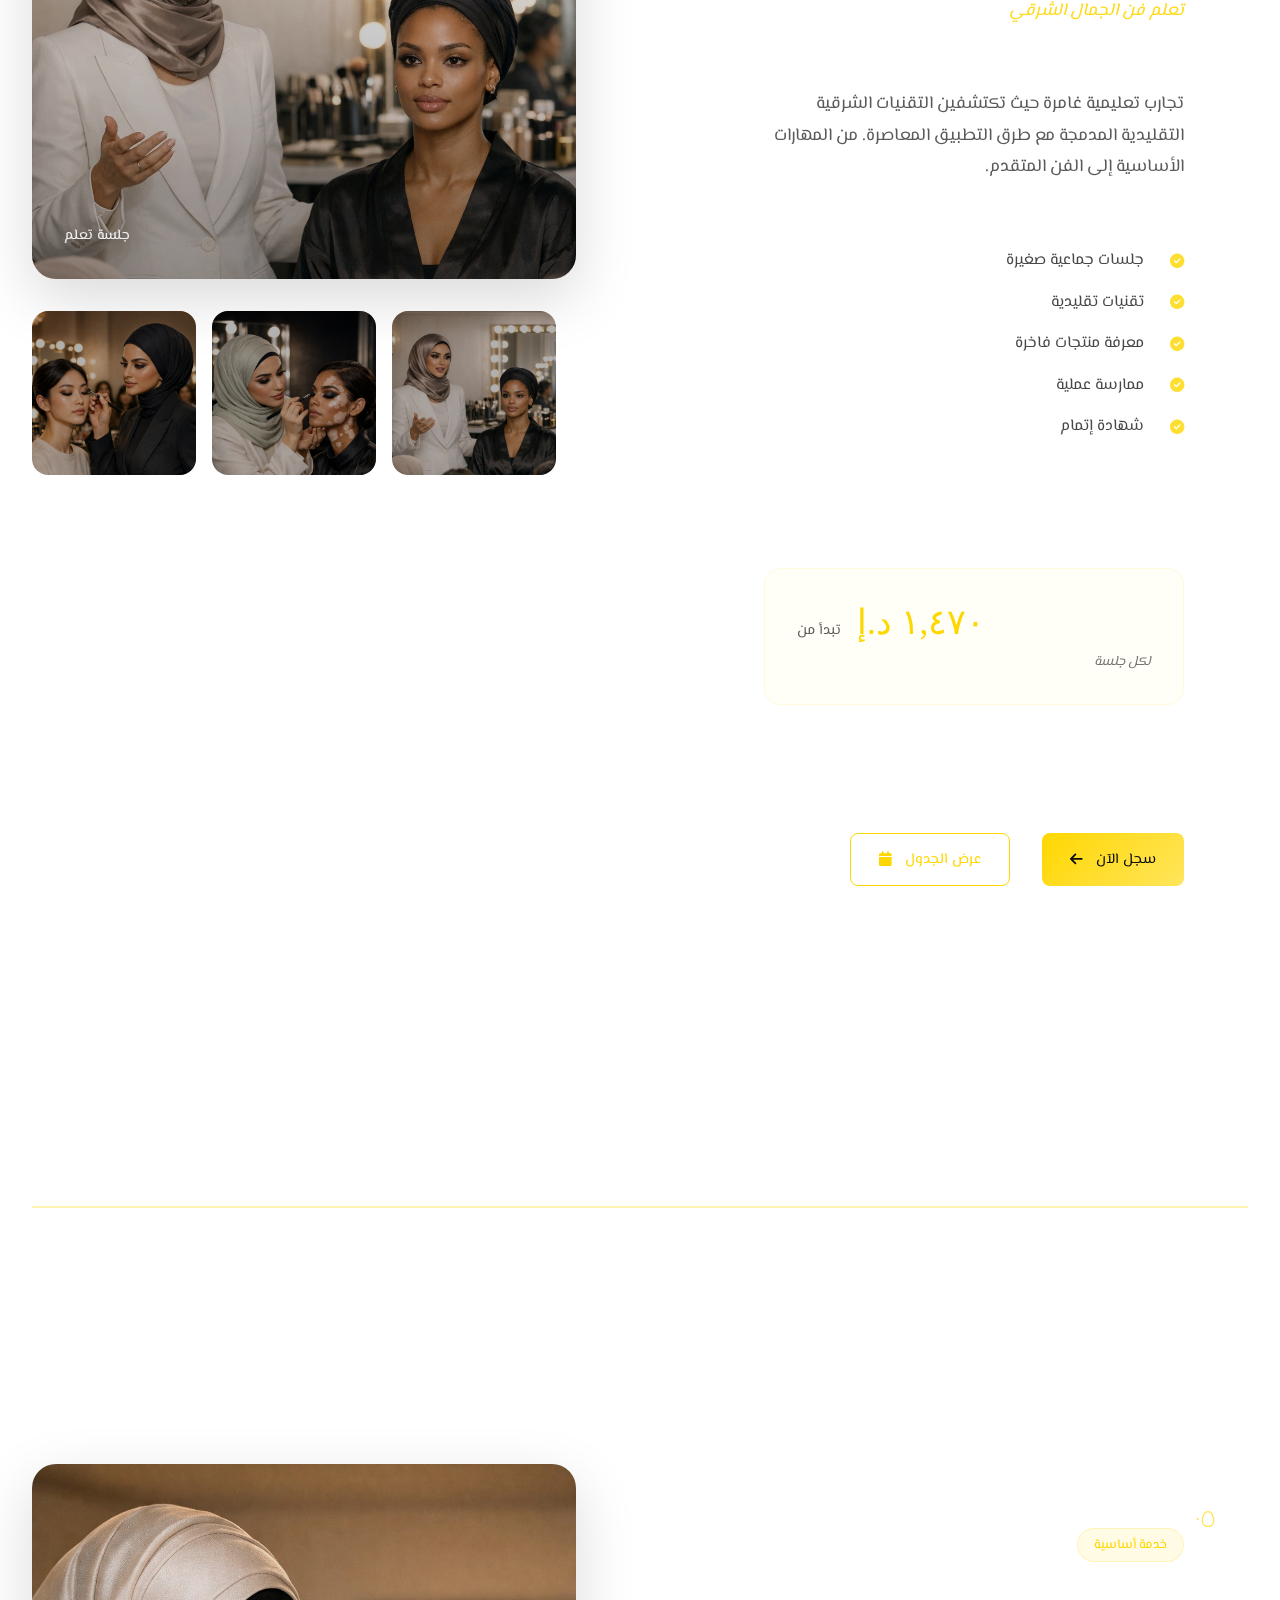
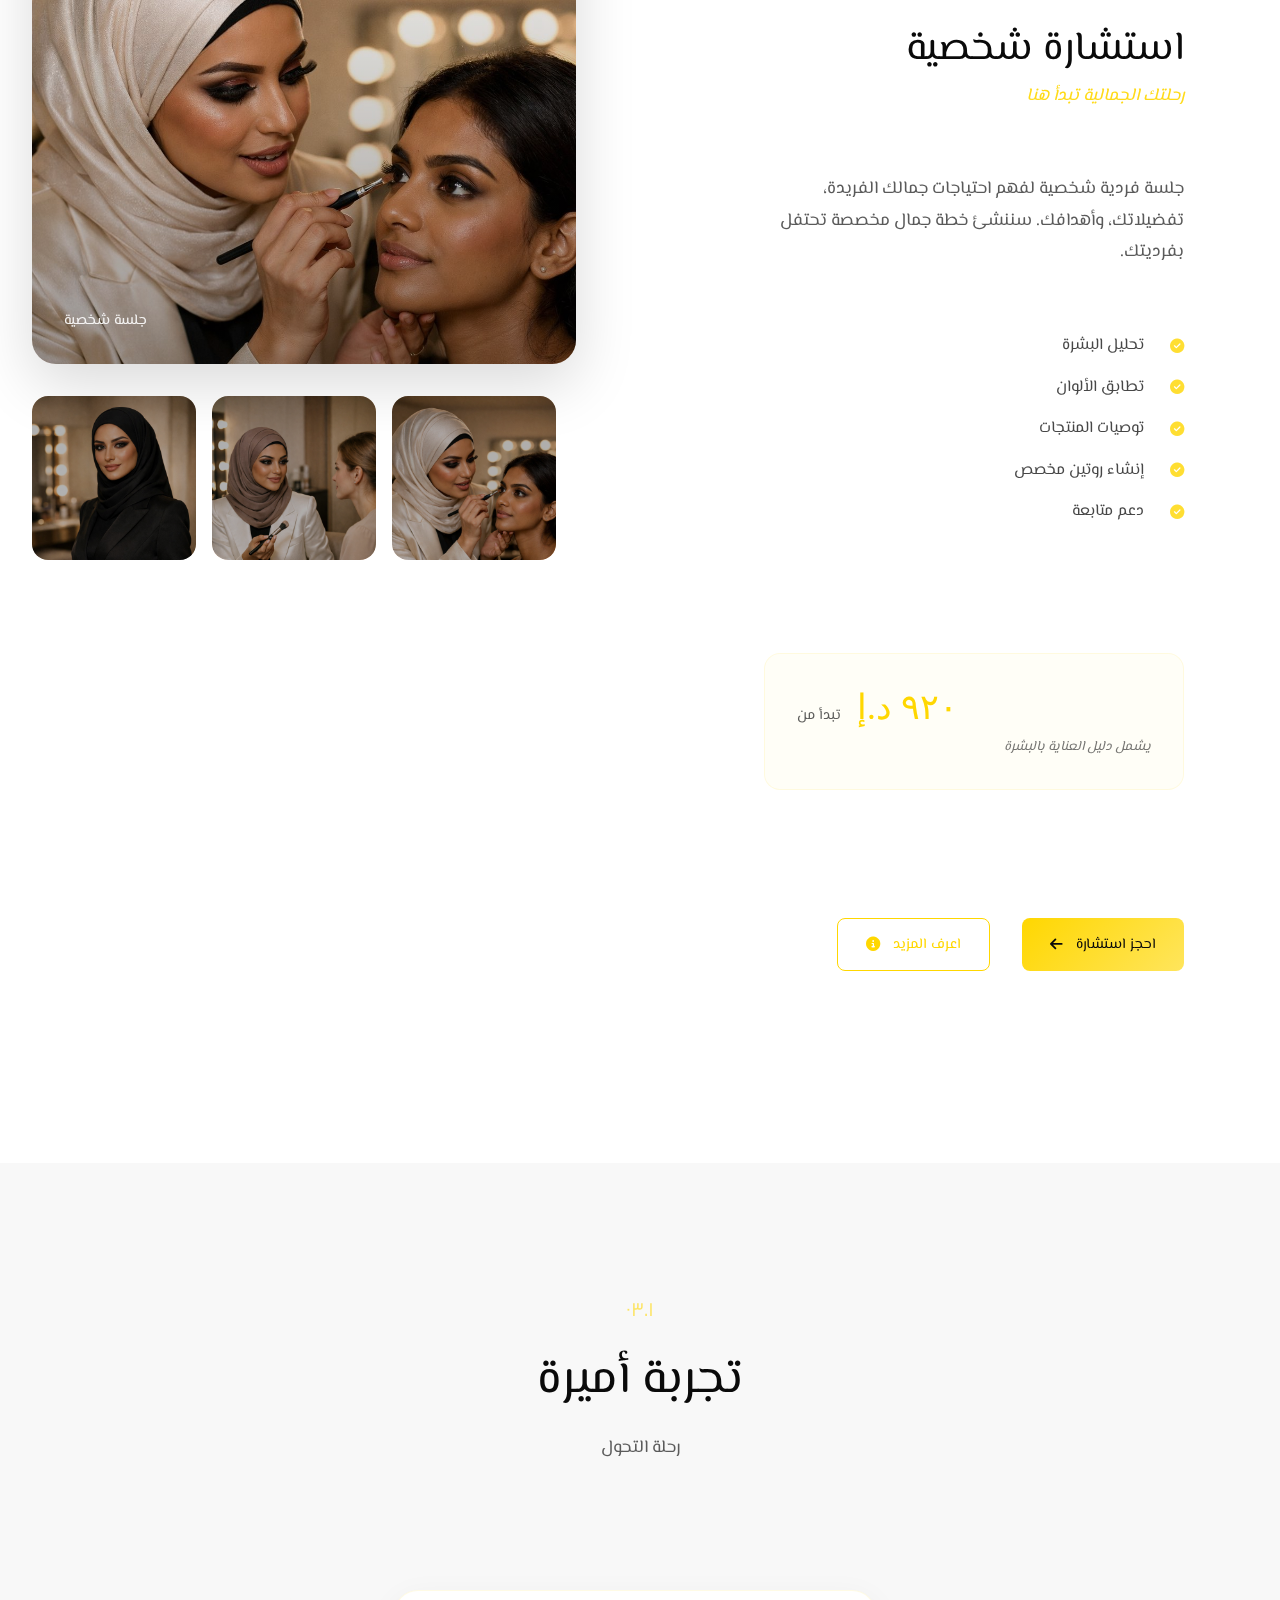
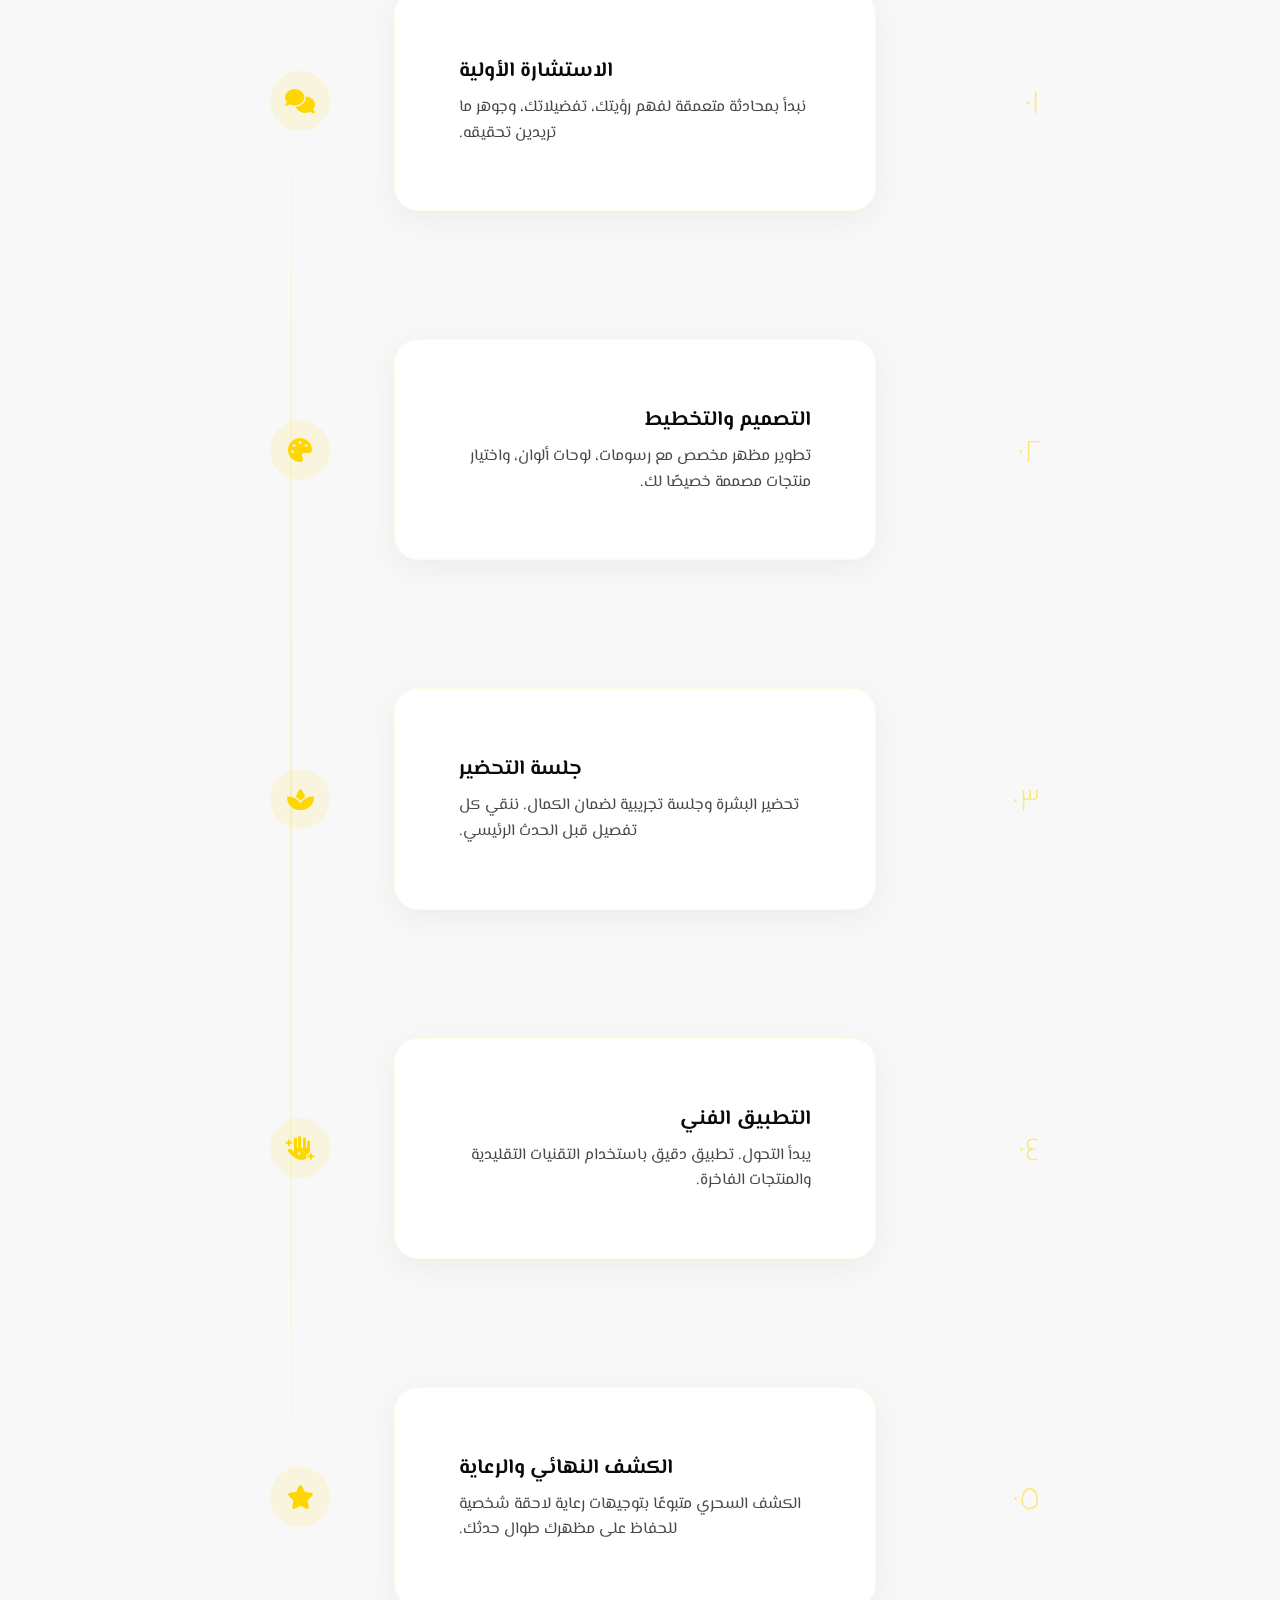
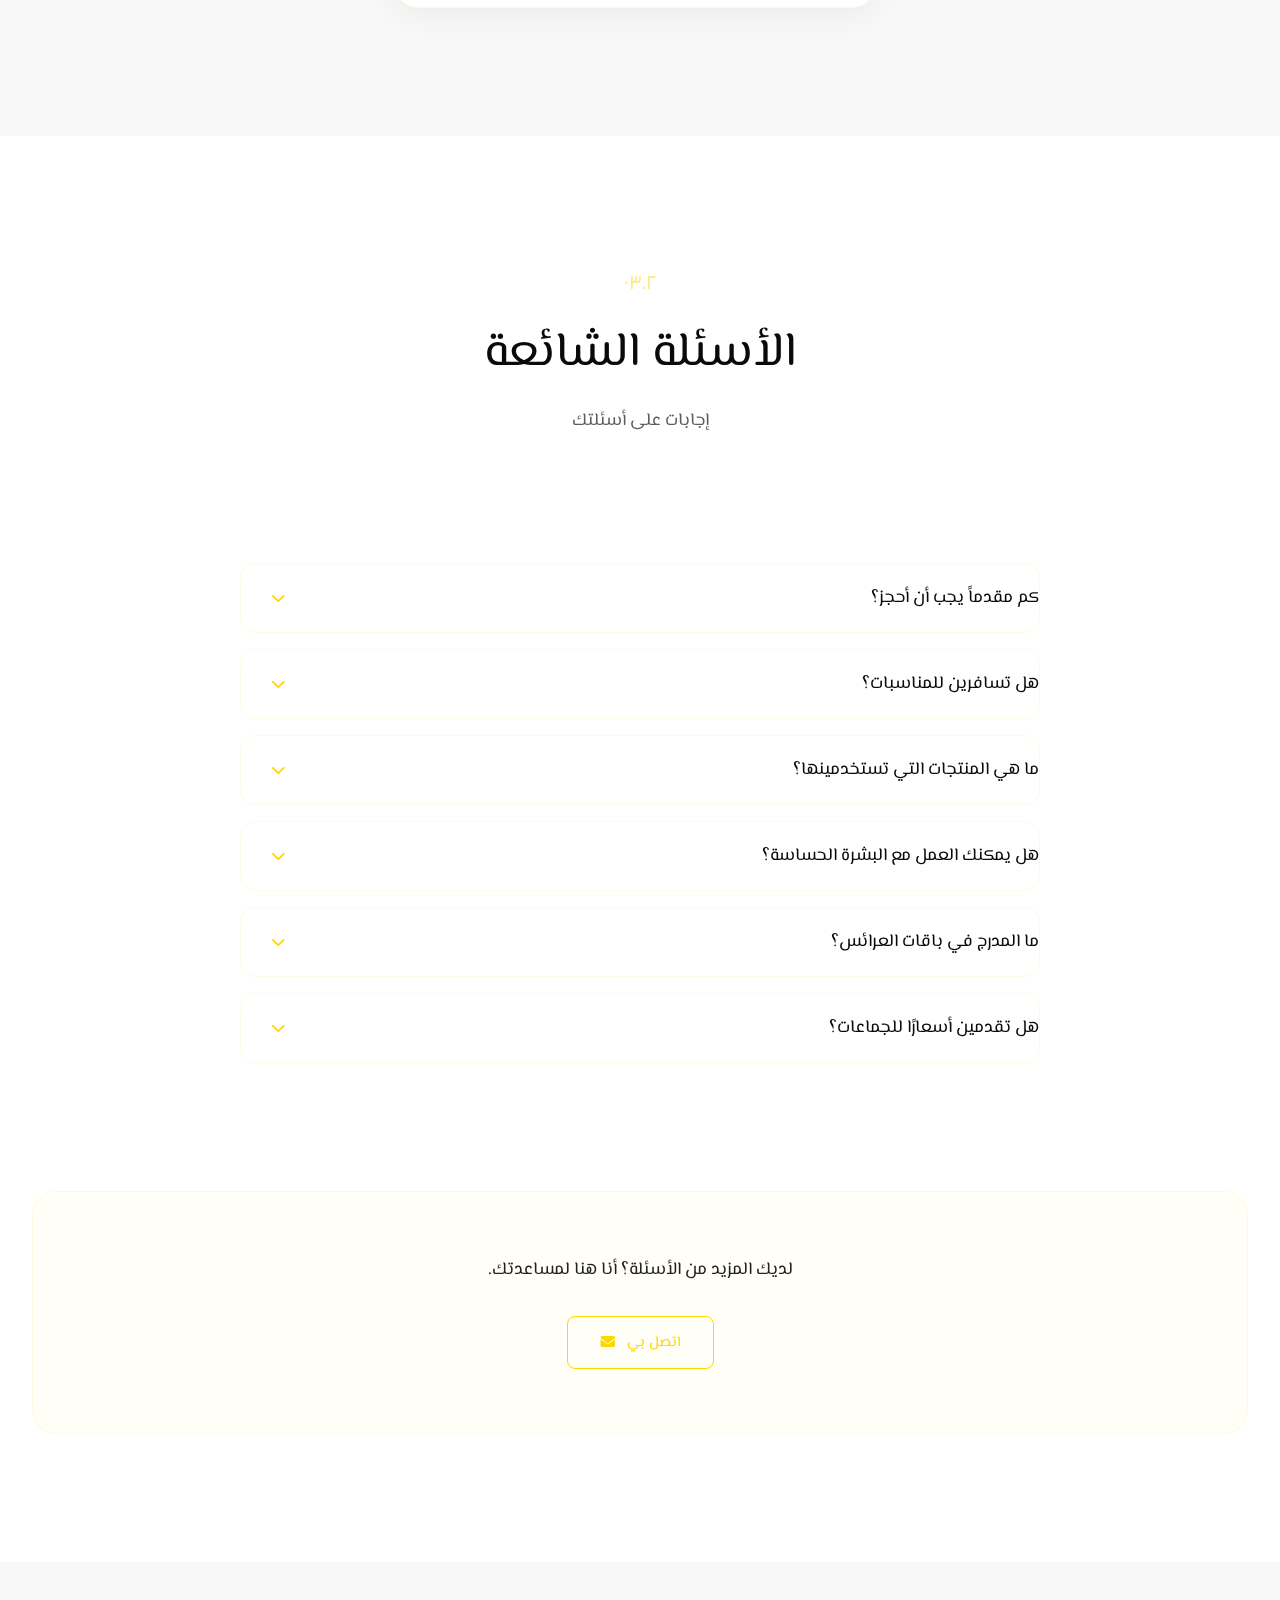
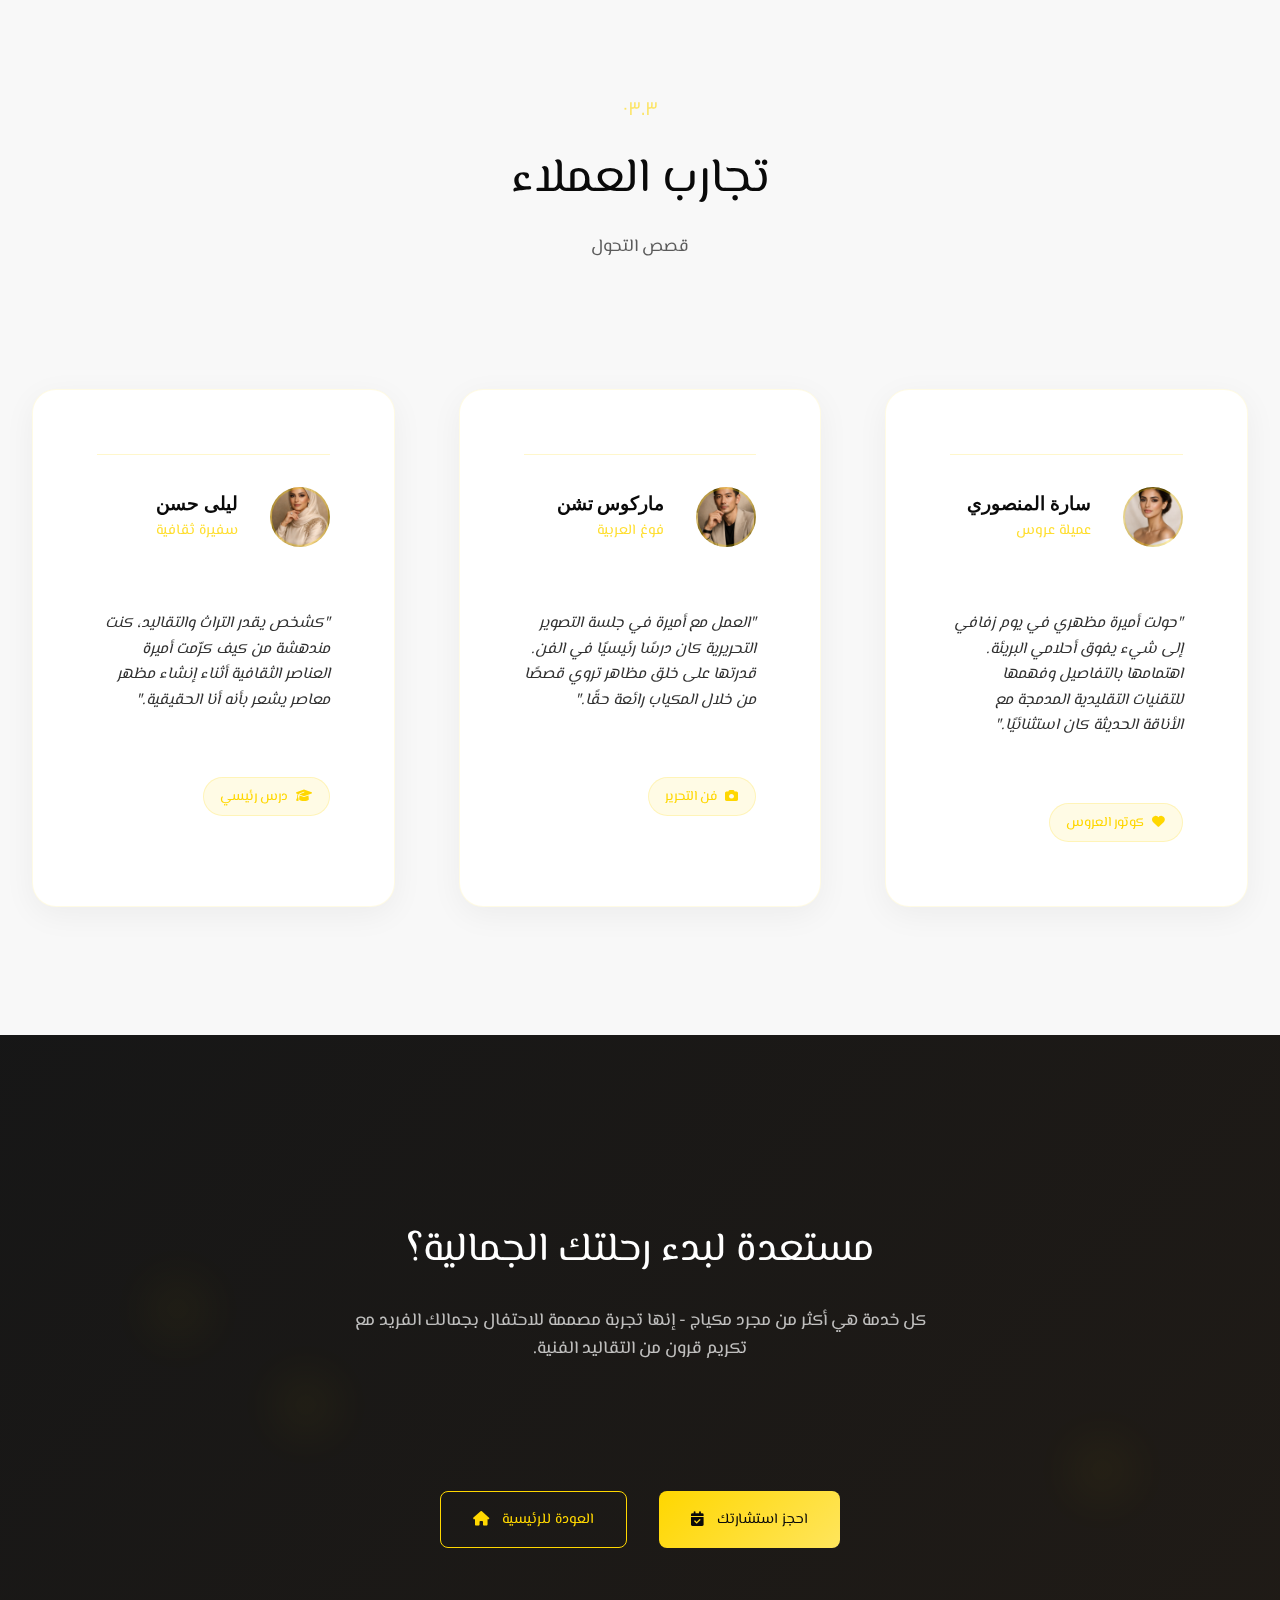
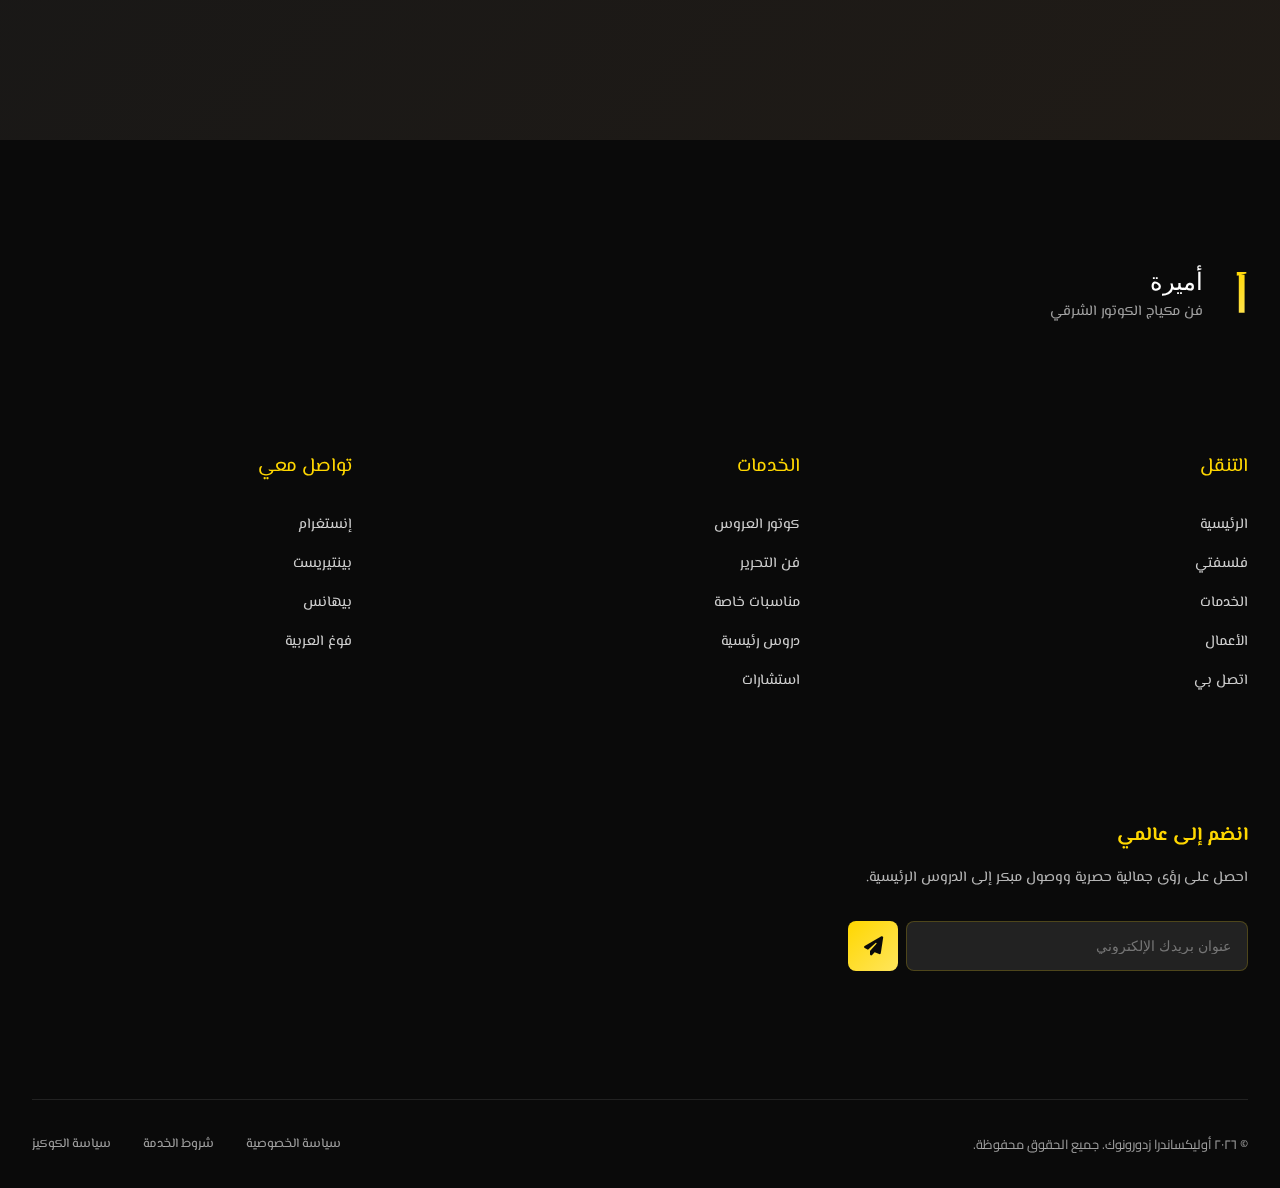
<file: ar/services_ar.html>
<!DOCTYPE html>
<html lang="ar" dir="rtl">
<head>
    <meta charset="UTF-8">
    <meta name="viewport" content="width=device-width, initial-scale=1.0">
    <title>الخدمات | أميرة - فن مكياج الكوتور الشرقي</title>
    
    <!-- Fonts -->
    <link rel="preconnect" href="https://fonts.googleapis.com">
    <link rel="preconnect" href="https://fonts.gstatic.com" crossorigin>
    <link href="https://fonts.googleapis.com/css2?family=Cairo:wght@300;400;500;600;700&family=Noto+Naskh+Arabic:wght@400;500;600;700&family=El+Messiri:wght@400;500;600;700&display=swap" rel="stylesheet">
    
    <!-- Icons -->
    <link rel="stylesheet" href="https://cdnjs.cloudflare.com/ajax/libs/font-awesome/6.4.0/css/all.min.css">
    
    <!-- Main CSS -->
    <link rel="stylesheet" href="../en/css/style.css">
    
    <!-- Services CSS -->
    <link rel="stylesheet" href="../en/css/services.css">
    
    <!-- RTL Adjustments -->
    <link rel="stylesheet" href="css/rtl.css">
    <link rel="stylesheet" href="css/services-rtl.css">
    
    <link rel="icon" href="../favicon.ico" type="image/x-icon">
    
    
    <style>
        /* Quick CSS for preloader */
        .no-js .hero-title span { opacity: 1 !important; }
        body.loaded .loading-screen {
            opacity: 0;
            visibility: hidden;
            pointer-events: none;
        }
        
        /* Arabic typography */
        body {
            font-family: 'Cairo', sans-serif;
        }
        
        .font-serif-ar {
            font-family: 'Noto Naskh Arabic', serif;
        }
        
        .font-display-ar {
            font-family: 'El Messiri', sans-serif;
        }
    </style>
</head>
<body>
    <!-- ===== PRELOADER ===== -->
    <div class="loading-screen">
        <!-- Animated Background -->
        <div class="loading-bg">
            <div class="bg-glow"></div>
            <div class="bg-pattern"></div>
        </div>
        
        <!-- Logo Animation -->
        <div class="loading-logo">
            <div class="logo-circle">
                <div class="circle-border">
                    <div class="circle-spin"></div>
                </div>
                <div class="logo-letter">أ</div>
                <div class="logo-glow"></div>
            </div>
        </div>
        
        <!-- Progress -->
        <div class="loading-progress">
            <div class="progress-bar">
                <div class="progress-fill">
                    <div class="progress-shine"></div>
                </div>
            </div>
            <div class="progress-text">
                <span class="percentage">٠٪</span>
                <span class="loading-message">جاري تحميل الخدمات</span>
            </div>
        </div>
        
        <!-- Quote -->
        <div class="loading-quote">
            <div class="quote-line"></div>
            <div class="quote-content">
                <p class="font-serif-ar">"أفضل مكياج هو الذي يجعلك تشعرين بأجمل نسخة من نفسك"</p>
                <span class="quote-author">— أميرة</span>
            </div>
            <div class="quote-line"></div>
        </div>
        
        <!-- Decorative Elements -->
        <div class="loading-decor">
            <div class="decor-element de1"></div>
            <div class="decor-element de2"></div>
            <div class="decor-element de3"></div>
            <div class="decor-element de4"></div>
            <div class="decor-element de5"></div>
            <div class="decor-line dl1"></div>
            <div class="decor-line dl2"></div>
        </div>
    </div>

    <!-- ===== ANIMATED BACKGROUND ===== -->
    <div class="animated-bg">
        <div class="floating-shape shape-1"></div>
        <div class="floating-shape shape-2"></div>
        <div class="floating-shape shape-3"></div>
        <div class="sparkle sparkle-1"></div>
        <div class="sparkle sparkle-2"></div>
        <div class="sparkle sparkle-3"></div>
        <div class="sparkle sparkle-4"></div>
        <div class="sparkle sparkle-5"></div>
    </div>
    
    <!-- ===== CUSTOM CURSOR ===== -->
    <div class="cursor-inner"></div>
<div class="cursor-outer"></div>

    <!-- ===== NAVIGATION ===== -->
    <nav class="luxury-nav">
        <div class="nav-container">
            <!-- Logo -->
            <div class="nav-brand">
                <a href="index_ar.html" class="brand-link">
                    <div class="brand-symbol">أ</div>
                    <div class="brand-name">ميرة</div>
                </a>
            </div>
            
            <!-- Menu -->
            <div class="nav-menu">
                <a href="index_ar.html" class="nav-link">
                    <span class="link-number">٠١</span>
                    <span class="link-text">الرئيسية</span>
                </a>
                <a href="index_ar.html#about" class="nav-link">
                    <span class="link-number">٠٢</span>
                    <span class="link-text">فلسفتي</span>
                </a>
                <a href="#hero" class="nav-link active">
                    <span class="link-number">٠٣</span>
                    <span class="link-text">الخدمات</span>
                </a>
                <a href="index_ar.html#portfolio" class="nav-link">
                    <span class="link-number">٠٤</span>
                    <span class="link-text">الأعمال</span>
                </a>
                <a href="index_ar.html#contact" class="nav-link">
                    <span class="link-number">٠٥</span>
                    <span class="link-text">اتصل بي</span>
                </a>
            </div>
            
            <!-- Right Side: Language Selector + CTA -->
            <div class="nav-right">
                <!-- Language Selector -->
                <div class="language-selector">
                    <button class="lang-btn" id="langToggle">
                        <span class="lang-code">AR</span>
                        <i class="fas fa-chevron-down lang-arrow"></i>
                    </button>
                    <div class="lang-dropdown">
                        <button class="lang-option" data-lang="ar">العربية</button>
                        <button class="lang-option" data-lang="en">English</button>
                        <button class="lang-option" data-lang="sv">Svenska</button>
                    </div>
                </div>
                
                <!-- CTA Button -->
                <div class="nav-actions">
                    <a href="index_ar.html#contact" class="cta-btn" >
                        <span class="btn-text">احجز الآن</span>
                        <div class="btn-icon">
                            <i class="fas fa-sparkle"></i>
                        </div>
                    </a>
                </div>
            </div>
            
            <!-- Mobile Menu Toggle -->
            <button class="nav-toggle" id="mobileToggle">
                <span class="toggle-line"></span>
                <span class="toggle-line"></span>
            </button>
        </div>
    </nav>

    <!-- ===== HERO SECTION ===== -->
    <section id="hero" class="services-hero">
        <div class="section-container">
            <div class="services-header">
                <div class="section-number">٠٣</div>
                <h1 class="section-title font-display-ar">الخدمات المميزة</h1>
                <div class="section-subtitle font-display-ar">تجارب جمالية راقية</div>
                
                <div class="services-intro">
                    <p class="font-display-ar">كل خدمة مصممة بعناية للاحتفال بجمالك الفريد مع تكريم التقاليد الغنية للفن الشرقي. من تحولات العرائس إلى تحف التحرير، اكتشفي التجربة المثالية لرحلتك.</p>
                </div>
            </div>
        </div>
        
        <!-- Decorative Background -->
        <div class="services-hero-bg">
            <div class="bg-gradient"></div>
            <div class="bg-pattern"></div>
        </div>
    </section>

    <!-- ===== SERVICES GRID ===== -->
    <section class="services-grid-section">
        <div class="section-container">
            <!-- Service Navigation -->
            <div class="services-navigation">
                <div class="nav-scroll">
                    <a href="#bridal" class="service-nav-btn active">
                        <span class="nav-icon"><i class="fas fa-heart"></i></span>
                        <span class="nav-text font-display-ar">عرائس</span>
                    </a>
                    <a href="#editorial" class="service-nav-btn">
                        <span class="nav-icon"><i class="fas fa-camera"></i></span>
                        <span class="nav-text font-display-ar">تحريرية</span>
                    </a>
                    <a href="#events" class="service-nav-btn">
                        <span class="nav-icon"><i class="fas fa-star"></i></span>
                        <span class="nav-text font-display-ar">مناسبات</span>
                    </a>
                    <a href="#masterclass" class="service-nav-btn">
                        <span class="nav-icon"><i class="fas fa-graduation-cap"></i></span>
                        <span class="nav-text font-display-ar">دروس</span>
                    </a>
                    <a href="#consultation" class="service-nav-btn">
                        <span class="nav-icon"><i class="fas fa-comments"></i></span>
                        <span class="nav-text font-display-ar">استشارات</span>
                    </a>
                </div>
            </div>
            
            <!-- Bridal Couture -->
            <div class="service-detail vertical-gallery" id="bridal">
                <div class="service-content">
                    <div class="service-header">
                        <div class="service-number">٠١</div>
                        <div class="service-category font-display-ar">خدمة مميزة</div>
                    </div>
                    
                    <h2 class="service-title font-display-ar">كوتور العروس</h2>
                    <div class="service-tagline font-display-ar">فن الأناقة الخالدة</div>
                    
                    <div class="service-description">
                        <p class="font-display-ar">تجربة تحول كاملة للعروس تدمج بين التقنيات الشرقية التقليدية والرفاهية المعاصرة. كل تفصيل مصمم بعناية لخلق مظهر يكرم التراث مع احتضان التطور الحديث.</p>
                        
                        <div class="service-features">
                            <div class="feature">
                                <i class="fas fa-check-circle"></i>
                                <span class="font-display-ar">تصاميم مستوحاة من الحنة التقليدية</span>
                            </div>
                            <div class="feature">
                                <i class="fas fa-check-circle"></i>
                                <span class="font-display-ar">تفاصيل أوراق ذهب 24 قيراط</span>
                            </div>
                            <div class="feature">
                                <i class="fas fa-check-circle"></i>
                                <span class="font-display-ar">تطابق ألوان مخصص</span>
                            </div>
                            <div class="feature">
                                <i class="fas fa-check-circle"></i>
                                <span class="font-display-ar">مكياج يدوم طوال المراسم</span>
                            </div>
                            <div class="feature">
                                <i class="fas fa-check-circle"></i>
                                <span class="font-display-ar">استشارة ما قبل الزفاف</span>
                            </div>
                        </div>
                    </div>
                    
                    <div class="service-pricing">
                        <div class="price-range">
                            <span class="price-label font-display-ar">تبدأ من</span>
                             <span class="price-amount">٤,٤٠٠ د.إ</span>
                        </div>
                        <div class="price-note font-display-ar">باقات مخصصة متاحة</div>
                    </div>
                    
                    <div class="service-actions">
                        <a href="index_ar.html#contact" class="service-book-btn">
                            <span class="font-display-ar">احجز استشارة</span>
                            <i class="fas fa-arrow-left"></i>
                        </a>
                        <a href="index_ar.html#portfolio" class="service-view-btn">
                            <span class="font-display-ar">عرض المعرض</span>
                            <i class="fas fa-images"></i>
                        </a>
                    </div>
                </div>
                
                <div class="service-gallery-vertical">
                    <div class="vertical-main">
                        <div class="vertical-image" style="background-image: url('../images/bridal-1.jpg');">
                            <div class="image-overlay"></div>
                            <div class="image-label font-display-ar">مظهر عروس</div>
                        </div>
                    </div>
                    
                    <div class="vertical-thumbs">
                        <div class="vertical-thumb" style="background-image: url('../images/bridal-1.jpg');"></div>
                        <div class="vertical-thumb" style="background-image: url('../images/bridal-2.jpg');"></div>
                        <div class="vertical-thumb" style="background-image: url('../images/bridal-3.jpg');"></div>
                    </div>
                </div>
            </div>
            
            <!-- Editorial Artistry -->
            <div class="service-detail vertical-gallery" id="editorial">
                <div class="service-content">
                    <div class="service-header">
                        <div class="service-number">٠٢</div>
                        <div class="service-category font-display-ar">خدمة إبداعية</div>
                    </div>
                    
                    <h2 class="service-title font-display-ar">فن التحرير</h2>
                    <div class="service-tagline font-display-ar">حيث تلتقي الأزياء بالخيال</div>
                    
                    <div class="service-description">
                        <p class="font-display-ar">مكياج أزياء راقٍ لجلسات التصوير، عروض الأزياء، والفعاليات الحمراء. مظاهر تحويلية تروي قصصًا وتخلق شعرًا مرئيًا من خلال فن المكياج.</p>
                        
                        <div class="service-features">
                            <div class="feature">
                                <i class="fas fa-check-circle"></i>
                                <span class="font-display-ar">تطوير المفاهيم</span>
                            </div>
                            <div class="feature">
                                <i class="fas fa-check-circle"></i>
                                <span class="font-display-ar">تطبيقات جاهزة للمنصة</span>
                            </div>
                            <div class="feature">
                                <i class="fas fa-check-circle"></i>
                                <span class="font-display-ar">مكياج مثالي للكاميرا</span>
                            </div>
                            <div class="feature">
                                <i class="fas fa-check-circle"></i>
                                <span class="font-display-ar">مؤثرات خاصة</span>
                            </div>
                            <div class="feature">
                                <i class="fas fa-check-circle"></i>
                                <span class="font-display-ar">خدمات في الموقع</span>
                            </div>
                        </div>
                    </div>
                    
                    <div class="service-pricing">
                        <div class="price-range">
                            <span class="price-label font-display-ar">تبدأ من</span>
                            <span class="price-amount">٢,٩٥٠ د.إ</span>
                        </div>
                        <div class="price-note font-display-ar">حسب كل مشروع</div>
                    </div>
                    
                    <div class="service-actions">
                        <a href="index_ar.html#contact" class="service-book-btn">
                            <span class="font-display-ar">ناقش المشروع</span>
                            <i class="fas fa-arrow-left"></i>
                        </a>
                        <a href="index_ar.html#portfolio" class="service-view-btn">
                            <span class="font-display-ar">عرض المعرض</span>
                            <i class="fas fa-images"></i>
                        </a>
                    </div>
                </div>
                
                <div class="service-gallery-vertical">
                    <div class="vertical-main">
                        <div class="vertical-image" style="background-image: url('../images/editorial-1.jpg');">
                            <div class="image-overlay"></div>
                            <div class="image-label font-display-ar">تحفة تحريرية</div>
                        </div>
                    </div>
                    
                    <div class="vertical-thumbs">
                        <div class="vertical-thumb" style="background-image: url('../images/editorial-1.jpg');"></div>
                        <div class="vertical-thumb" style="background-image: url('../images/editorial-2.jpg');"></div>
                        <div class="vertical-thumb" style="background-image: url('../images/editorial-3.jpg');"></div>
                    </div>
                </div>
            </div>
            
            <!-- Special Events -->
            <div class="service-detail vertical-gallery" id="events">
                <div class="service-content">
                    <div class="service-header">
                        <div class="service-number">٠٣</div>
                        <div class="service-category font-display-ar">خدمة فاخرة</div>
                    </div>
                    
                    <h2 class="service-title font-display-ar">مناسبات خاصة</h2>
                    <div class="service-tagline font-display-ar">أناقة السجادة الحمراء</div>
                    
                    <div class="service-description">
                        <p class="font-display-ar">مكياج متطور للحفلات، حفلات توزيع الجوائز، والفعاليات الحصرية. أناقة خالدة تتحمل فلاشات الكاميرا وتخلق انطباعات لا تنسى.</p>
                        
                        <div class="service-features">
                            <div class="feature">
                                <i class="fas fa-check-circle"></i>
                                <span class="font-display-ar">جاهز للسجادة الحمراء</span>
                            </div>
                            <div class="feature">
                                <i class="fas fa-check-circle"></i>
                                <span class="font-display-ar">مقاوم لفلاش الكاميرا</span>
                            </div>
                            <div class="feature">
                                <i class="fas fa-check-circle"></i>
                                <span class="font-display-ar">تركيبات طويلة الأمد</span>
                            </div>
                            <div class="feature">
                                <i class="fas fa-check-circle"></i>
                                <span class="font-display-ar">مجموعة تلميع مرفقة</span>
                            </div>
                            <div class="feature">
                                <i class="fas fa-check-circle"></i>
                                <span class="font-display-ar">تطبيق في الموقع</span>
                            </div>
                        </div>
                    </div>
                    
                    <div class="service-pricing">
                        <div class="price-range">
                            <span class="price-label font-display-ar">تبدأ من</span>
                            <span class="price-amount">٢,٢٠٠ د.إ</span>
                        </div>
                        <div class="price-note font-display-ar">لكل شخص</div>
                    </div>
                    
                    <div class="service-actions">
                        <a href="index_ar.html#contact" class="service-book-btn">
                            <span class="font-display-ar">احجز موعد</span>
                            <i class="fas fa-arrow-left"></i>
                        </a>
                        <a href="index_ar.html#portfolio" class="service-view-btn">
                            <span class="font-display-ar">عرض المعرض</span>
                            <i class="fas fa-images"></i>
                        </a>
                    </div>
                </div>
                
                <div class="service-gallery-vertical">
                    <div class="vertical-main">
                        <div class="vertical-image" style="background-image: url('../images/event-1.jpg');">
                            <div class="image-overlay"></div>
                            <div class="image-label font-display-ar">أناقة المناسبة</div>
                        </div>
                    </div>
                    
                    <div class="vertical-thumbs">
                        <div class="vertical-thumb" style="background-image: url('../images/event-1.jpg');"></div>
                        <div class="vertical-thumb" style="background-image: url('../images/event-2.jpg');"></div>
                        <div class="vertical-thumb" style="background-image: url('../images/event-3.jpg');"></div>
                    </div>
                </div>
            </div>
            
            <!-- Master Classes -->
            <div class="service-detail vertical-gallery" id="masterclass">
                <div class="service-content">
                    <div class="service-header">
                        <div class="service-number">٠٤</div>
                        <div class="service-category font-display-ar">خدمة تعليمية</div>
                    </div>
                    
                    <h2 class="service-title font-display-ar">دروس رئيسية</h2>
                    <div class="service-tagline font-display-ar">تعلم فن الجمال الشرقي</div>
                    
                    <div class="service-description">
                        <p class="font-display-ar">تجارب تعليمية غامرة حيث تكتشفين التقنيات الشرقية التقليدية المدمجة مع طرق التطبيق المعاصرة. من المهارات الأساسية إلى الفن المتقدم.</p>
                        
                        <div class="service-features">
                            <div class="feature">
                                <i class="fas fa-check-circle"></i>
                                <span class="font-display-ar">جلسات جماعية صغيرة</span>
                            </div>
                            <div class="feature">
                                <i class="fas fa-check-circle"></i>
                                <span class="font-display-ar">تقنيات تقليدية</span>
                            </div>
                            <div class="feature">
                                <i class="fas fa-check-circle"></i>
                                <span class="font-display-ar">معرفة منتجات فاخرة</span>
                            </div>
                            <div class="feature">
                                <i class="fas fa-check-circle"></i>
                                <span class="font-display-ar">ممارسة عملية</span>
                            </div>
                            <div class="feature">
                                <i class="fas fa-check-circle"></i>
                                <span class="font-display-ar">شهادة إتمام</span>
                            </div>
                        </div>
                    </div>
                    
                    <div class="service-pricing">
                        <div class="price-range">
                            <span class="price-label font-display-ar">تبدأ من</span>
                            <span class="price-amount">١,٤٧٠ د.إ</span>
                        </div>
                        <div class="price-note font-display-ar">لكل جلسة</div>
                    </div>
                    
                    <div class="service-actions">
                        <a href="index_ar.html#contact" class="service-book-btn">
                            <span class="font-display-ar">سجل الآن</span>
                            <i class="fas fa-arrow-left"></i>
                        </a>
                        <a href="#" class="service-view-btn">
                            <span class="font-display-ar">عرض الجدول</span>
                            <i class="fas fa-calendar"></i>
                        </a>
                    </div>
                </div>
                
                <div class="service-gallery-vertical">
                    <div class="vertical-main">
                        <div class="vertical-image" style="background-image: url('../images/master-class-1.jpg');">
                            <div class="image-overlay"></div>
                            <div class="image-label font-display-ar">جلسة تعلم</div>
                        </div>
                    </div>
                    
                    <div class="vertical-thumbs">
                        <div class="vertical-thumb" style="background-image: url('../images/master-class-1.jpg');"></div>
                        <div class="vertical-thumb" style="background-image: url('../images/master-class-2.jpg');"></div>
                        <div class="vertical-thumb" style="background-image: url('../images/master-class-3.jpg');"></div>
                    </div>
                </div>
            </div>
            
            <!-- Personal Consultation -->
            <div class="service-detail vertical-gallery" id="consultation">
                <div class="service-content">
                    <div class="service-header">
                        <div class="service-number">٠٥</div>
                        <div class="service-category font-display-ar">خدمة أساسية</div>
                    </div>
                    
                    <h2 class="service-title font-display-ar">استشارة شخصية</h2>
                    <div class="service-tagline font-display-ar">رحلتك الجمالية تبدأ هنا</div>
                    
                    <div class="service-description">
                        <p class="font-display-ar">جلسة فردية شخصية لفهم احتياجات جمالك الفريدة، تفضيلاتك، وأهدافك. سننشئ خطة جمال مخصصة تحتفل بفرديتك.</p>
                        
                        <div class="service-features">
                            <div class="feature">
                                <i class="fas fa-check-circle"></i>
                                <span class="font-display-ar">تحليل البشرة</span>
                            </div>
                            <div class="feature">
                                <i class="fas fa-check-circle"></i>
                                <span class="font-display-ar">تطابق الألوان</span>
                            </div>
                            <div class="feature">
                                <i class="fas fa-check-circle"></i>
                                <span class="font-display-ar">توصيات المنتجات</span>
                            </div>
                            <div class="feature">
                                <i class="fas fa-check-circle"></i>
                                <span class="font-display-ar">إنشاء روتين مخصص</span>
                            </div>
                            <div class="feature">
                                <i class="fas fa-check-circle"></i>
                                <span class="font-display-ar">دعم متابعة</span>
                            </div>
                        </div>
                    </div>
                    
                    <div class="service-pricing">
                        <div class="price-range">
                            <span class="price-label font-display-ar">تبدأ من</span>
                            <span class="price-amount">٩٢٠ د.إ</span>
                        </div>
                        <div class="price-note font-display-ar">يشمل دليل العناية بالبشرة</div>
                    </div>
                    
                    <div class="service-actions">
                        <a href="index_ar.html#contact" class="service-book-btn">
                            <span class="font-display-ar">احجز استشارة</span>
                            <i class="fas fa-arrow-left"></i>
                        </a>
                        <a href="#" class="service-view-btn">
                            <span class="font-display-ar">اعرف المزيد</span>
                            <i class="fas fa-info-circle"></i>
                        </a>
                    </div>
                </div>
                
                <div class="service-gallery-vertical">
                    <div class="vertical-main">
                        <div class="vertical-image" style="background-image: url('../images/consultation-1.jpg');">
                            <div class="image-overlay"></div>
                            <div class="image-label font-display-ar">جلسة شخصية</div>
                        </div>
                    </div>
                    
                    <div class="vertical-thumbs">
                        <div class="vertical-thumb" style="background-image: url('../images/consultation-1.jpg');"></div>
                        <div class="vertical-thumb" style="background-image: url('../images/consultation-2.jpg');"></div>
                        <div class="vertical-thumb" style="background-image: url('../images/consultation-3.jpg');"></div>
                    </div>
                </div>
            </div>
        </div>
    </section>

    <!-- ===== PROCESS SECTION ===== -->
    <section class="process-section">
        <div class="section-container">
            <div class="section-header">
                <div class="section-number">٠٣.١</div>
                <h2 class="section-title font-display-ar">تجربة أميرة</h2>
                <div class="section-subtitle font-display-ar">رحلة التحول</div>
            </div>
            
            <div class="process-timeline">
                <div class="process-step">
                    <div class="step-number">٠١</div>
                    <div class="step-content">
                        <h3 class="step-title font-display-ar">الاستشارة الأولية</h3>
                        <p class="step-description font-display-ar">نبدأ بمحادثة متعمقة لفهم رؤيتك، تفضيلاتك، وجوهر ما تريدين تحقيقه.</p>
                    </div>
                    <div class="step-icon">
                        <i class="fas fa-comments"></i>
                    </div>
                </div>
                
                <div class="process-step">
                    <div class="step-number">٠٢</div>
                    <div class="step-content">
                        <h3 class="step-title font-display-ar">التصميم والتخطيط</h3>
                        <p class="step-description font-display-ar">تطوير مظهر مخصص مع رسومات، لوحات ألوان، واختيار منتجات مصممة خصيصًا لك.</p>
                    </div>
                    <div class="step-icon">
                        <i class="fas fa-palette"></i>
                    </div>
                </div>
                
                <div class="process-step">
                    <div class="step-number">٠٣</div>
                    <div class="step-content">
                        <h3 class="step-title font-display-ar">جلسة التحضير</h3>
                        <p class="step-description font-display-ar">تحضير البشرة وجلسة تجريبية لضمان الكمال. ننقي كل تفصيل قبل الحدث الرئيسي.</p>
                    </div>
                    <div class="step-icon">
                        <i class="fas fa-spa"></i>
                    </div>
                </div>
                
                <div class="process-step">
                    <div class="step-number">٠٤</div>
                    <div class="step-content">
                        <h3 class="step-title font-display-ar">التطبيق الفني</h3>
                        <p class="step-description font-display-ar">يبدأ التحول. تطبيق دقيق باستخدام التقنيات التقليدية والمنتجات الفاخرة.</p>
                    </div>
                    <div class="step-icon">
                        <i class="fas fa-hand-sparkles"></i>
                    </div>
                </div>
                
                <div class="process-step">
                    <div class="step-number">٠٥</div>
                    <div class="step-content">
                        <h3 class="step-title font-display-ar">الكشف النهائي والرعاية</h3>
                        <p class="step-description font-display-ar">الكشف السحري متبوعًا بتوجيهات رعاية لاحقة شخصية للحفاظ على مظهرك طوال حدثك.</p>
                    </div>
                    <div class="step-icon">
                        <i class="fas fa-star"></i>
                    </div>
                </div>
            </div>
        </div>
    </section>

    <!-- ===== FAQ SECTION ===== -->
    <section class="faq-section">
        <div class="section-container">
            <div class="section-header">
                <div class="section-number">٠٣.٢</div>
                <h2 class="section-title font-display-ar">الأسئلة الشائعة</h2>
                <div class="section-subtitle font-display-ar">إجابات على أسئلتك</div>
            </div>
            
            <div class="faq-grid">
                <div class="faq-item">
                    <button class="faq-question">
                        <span class="question-text font-display-ar">كم مقدماً يجب أن أحجز؟</span>
                        <i class="fas fa-chevron-down"></i>
                    </button>
                    <div class="faq-answer">
                        <p class="font-display-ar">لخدمات العرائس، نوصي بالحجز قبل ٦-١٢ شهرًا. يجب إجراء حجوزات التحرير والفعاليات قبل ٤-٨ أسابيع على الأقل. للدروس الرئيسية مقاعد محدودة، لذا يُنصح بالحجز قبل ١-٢ شهرًا.</p>
                    </div>
                </div>
                
                <div class="faq-item">
                    <button class="faq-question">
                        <span class="question-text font-display-ar">هل تسافرين للمناسبات؟</span>
                        <i class="fas fa-chevron-down"></i>
                    </button>
                    <div class="faq-answer">
                        <p class="font-display-ar">نعم، أسافر عالميًا للأعراس، جلسات التصوير التحريرية، والفعاليات الخاصة. تُحسب نفقات السفر حسب الموقع وتُدرج في عرض الأسعار المخصص لك.</p>
                    </div>
                </div>
                
                <div class="faq-item">
                    <button class="faq-question">
                        <span class="question-text font-display-ar">ما هي المنتجات التي تستخدمينها؟</span>
                        <i class="fas fa-chevron-down"></i>
                    </button>
                    <div class="faq-answer">
                        <p class="font-display-ar">أستخدم حصريًا منتجات فاخرة عالية الأداء من علامات تجارية مثل شانتيكاي، شارلوت تيلبري، توم فورد، وبات ماكغراث لابس، إلى جانب منتجات تقليدية متخصصة مصدرها من الشرق الأوسط وجنوب آسيا.</p>
                    </div>
                </div>
                
                <div class="faq-item">
                    <button class="faq-question">
                        <span class="question-text font-display-ar">هل يمكنك العمل مع البشرة الحساسة؟</span>
                        <i class="fas fa-chevron-down"></i>
                    </button>
                    <div class="faq-answer">
                        <p class="font-display-ar">بالتأكيد. خلال استشارتنا، نناقش أي مخاوف بشأن البشرة أو حساسيات. أستخدم منتجات مضادة للحساسية وأجري اختبارات التصحيح عند الضرورة لضمان الراحة والسلامة.</p>
                    </div>
                </div>
                
                <div class="faq-item">
                    <button class="faq-question">
                        <span class="question-text font-display-ar">ما المدرج في باقات العرائس؟</span>
                        <i class="fas fa-chevron-down"></i>
                    </button>
                    <div class="faq-answer">
                        <p class="font-display-ar">تتضمن باقات العرائس: استشارة ما قبل الزفاف، جلسة تجريبية، مكياب يوم الزفاف للعروس، مجموعة تلميع، وإضافات اختيارية مثل مكياب فرقة العروس، استشارة تصميم حنة تقليدية، وجلسات تحضير البشرة.</p>
                    </div>
                </div>
                
                <div class="faq-item">
                    <button class="faq-question">
                        <span class="question-text font-display-ar">هل تقدمين أسعارًا للجماعات؟</span>
                        <i class="fas fa-chevron-down"></i>
                    </button>
                    <div class="faq-answer">
                        <p class="font-display-ar">نعم، تتوفر أسعار جماعية لفرق العرائس، الفعاليات المؤسسية، والمناسبات الخاصة. اتصل بي مع حجم مجموعتك ومتطلباتك للحصول على عرض أسعار مخصص.</p>
                    </div>
                </div>
            </div>
            
            <div class="faq-cta">
                <p class="font-display-ar">لديك المزيد من الأسئلة؟ أنا هنا لمساعدتك.</p>
                <a href="index_ar.html#contact" class="cta-btn" >
                    <span class="font-display-ar">اتصل بي</span>
                    <i class="fas fa-envelope"></i>
                </a>
            </div>
        </div>
    </section>

    <!-- ===== TESTIMONIALS PREVIEW ===== -->
    <section class="services-testimonials">
        <div class="section-container">
            <div class="section-header">
                <div class="section-number">٠٣.٣</div>
                <h2 class="section-title font-display-ar">تجارب العملاء</h2>
                <div class="section-subtitle font-display-ar">قصص التحول</div>
            </div>
            
            <div class="testimonial-cards">
                <div class="testimonial-card">
                    <div class="client-info">
                        <div class="client-avatar" style="background-image: url('../images/client-1.jpg');"></div>
                        <div class="client-details">
                            <h4 class="font-display-ar">سارة المنصوري</h4>
                            <p class="font-display-ar">عميلة عروس</p>
                        </div>
                    </div>
                    <div class="testimonial-text">
                        <p class="font-display-ar">"حولت أميرة مظهري في يوم زفافي إلى شيء يفوق أحلامي البريئة. اهتمامها بالتفاصيل وفهمها للتقنيات التقليدية المدمجة مع الأناقة الحديثة كان استثنائيًا."</p>
                    </div>
                    <div class="service-badge">
                        <i class="fas fa-heart"></i>
                        <span class="font-display-ar">كوتور العروس</span>
                    </div>
                </div>
                
                <div class="testimonial-card">
                    <div class="client-info">
                        <div class="client-avatar" style="background-image: url('../images/client-2.jpg');"></div>
                        <div class="client-details">
                            <h4 class="font-display-ar">ماركوس تشن</h4>
                            <p class="font-display-ar">فوغ العربية</p>
                        </div>
                    </div>
                    <div class="testimonial-text">
                        <p class="font-display-ar">"العمل مع أميرة في جلسة التصوير التحريرية كان درسًا رئيسيًا في الفن. قدرتها على خلق مظاهر تروي قصصًا من خلال المكياب رائعة حقًا."</p>
                    </div>
                    <div class="service-badge">
                        <i class="fas fa-camera"></i>
                        <span class="font-display-ar">فن التحرير</span>
                    </div>
                </div>
                
                <div class="testimonial-card">
                    <div class="client-info">
                        <div class="client-avatar" style="background-image: url('../images/client-3.jpg');"></div>
                        <div class="client-details">
                            <h4 class="font-display-ar">ليلى حسن</h4>
                            <p class="font-display-ar">سفيرة ثقافية</p>
                        </div>
                    </div>
                    <div class="testimonial-text">
                        <p class="font-display-ar">"كشخص يقدر التراث والتقاليد، كنت مندهشة من كيف كرّمت أميرة العناصر الثقافية أثناء إنشاء مظهر معاصر يشعر بأنه أنا الحقيقية."</p>
                    </div>
                    <div class="service-badge">
                        <i class="fas fa-graduation-cap"></i>
                        <span class="font-display-ar">درس رئيسي</span>
                    </div>
                </div>
            </div>
        </div>
    </section>

    <!-- ===== CTA SECTION ===== -->
    <section class="services-cta">
        <div class="section-container">
            <div class="cta-content">
                <h2 class="cta-title font-display-ar">مستعدة لبدء رحلتك الجمالية؟</h2>
                <p class="cta-description font-display-ar">كل خدمة هي أكثر من مجرد مكياج - إنها تجربة مصممة للاحتفال بجمالك الفريد مع تكريم قرون من التقاليد الفنية.</p>
                
                <div class="cta-buttons">
                    <a href="index_ar.html#contact" class="cta-btn-primary">
                        <span class="font-display-ar">احجز استشارتك</span>
                        <i class="fas fa-calendar-check"></i>
                    </a>
                    <a href="index_ar.html" class="cta-btn-secondary">
                        <span class="font-display-ar">العودة للرئيسية</span>
                        <i class="fas fa-home"></i>
                    </a>
                </div>
            </div>
            
            <div class="cta-decoration">
                <div class="decor-element de1"></div>
                <div class="decor-element de2"></div>
                <div class="decor-element de3"></div>
            </div>
        </div>
    </section>

    <!-- ===== FOOTER ===== -->
    <footer class="luxury-footer">
        <div class="footer-container">
            <!-- Footer Logo -->
            <div class="footer-logo">
                <div class="footer-symbol">أ</div>
                <div class="footer-brand">
                    <div class="footer-name">أميرة</div>
                    <div class="footer-tagline font-display-ar">فن مكياج الكوتور الشرقي</div>
                </div>
            </div>
            
            <!-- Footer Navigation -->
            <div class="footer-nav">
                <div class="nav-column">
                    <h4 class="nav-title font-display-ar">التنقل</h4>
                    <a href="index_ar.html" class="footer-link font-display-ar">الرئيسية</a>
                    <a href="index_ar.html#about" class="footer-link font-display-ar">فلسفتي</a>
                    <a href="services_ar.html" class="footer-link font-display-ar">الخدمات</a>
                    <a href="index_ar.html#portfolio" class="footer-link font-display-ar">الأعمال</a>
                    <a href="index_ar.html#contact" class="footer-link font-display-ar">اتصل بي</a>
                </div>
                
                <div class="nav-column">
                    <h4 class="nav-title font-display-ar">الخدمات</h4>
                    <a href="services_ar.html#bridal" class="footer-link font-display-ar">كوتور العروس</a>
                    <a href="services_ar.html#editorial" class="footer-link font-display-ar">فن التحرير</a>
                    <a href="services_ar.html#events" class="footer-link font-display-ar">مناسبات خاصة</a>
                    <a href="services_ar.html#masterclass" class="footer-link font-display-ar">دروس رئيسية</a>
                    <a href="services_ar.html#consultation" class="footer-link font-display-ar">استشارات</a>
                </div>
                
                <div class="nav-column">
                    <h4 class="nav-title font-display-ar">تواصل معي</h4>
                    <a href="#" class="footer-link font-display-ar">إنستغرام</a>
                    <a href="#" class="footer-link font-display-ar">بينتيريست</a>
                    <a href="#" class="footer-link font-display-ar">بيهانس</a>
                    <a href="#" class="footer-link font-display-ar">فوغ العربية</a>
                </div>
            </div>
            
            <!-- Footer Newsletter -->
            <div class="footer-newsletter">
                <h4 class="newsletter-title font-display-ar">انضم إلى عالمي</h4>
                <p class="newsletter-text font-display-ar">احصل على رؤى جمالية حصرية ووصول مبكر إلى الدروس الرئيسية.</p>
                <form class="newsletter-form">
                    <input type="email" placeholder="عنوان بريدك الإلكتروني" required>
                    <button type="submit">
                        <i class="fas fa-paper-plane"></i>
                    </button>
                </form>
            </div>
            
            <!-- Footer Bottom -->
            <div class="footer-bottom">
                <div class="copyright">
                    © ٢٠٢٦ أوليكساندرا زدورونوك. جميع الحقوق محفوظة.
                </div>
                <div class="footer-links">
                    <a href="#" class="footer-bottom-link font-display-ar">سياسة الخصوصية</a>
                    <a href="#" class="footer-bottom-link font-display-ar">شروط الخدمة</a>
                    <a href="#" class="footer-bottom-link font-display-ar">سياسة الكوكيز</a>
                </div>
            </div>
        </div>
    </footer>

    <!-- Scripts -->
    <script src="https://cdnjs.cloudflare.com/ajax/libs/gsap/3.12.2/gsap.min.js"></script>
    
    
    
    <!-- Services JS adapted for Arabic -->
    <script src="js/services-ar.js"></script>
    
</body>
</html>
</file>
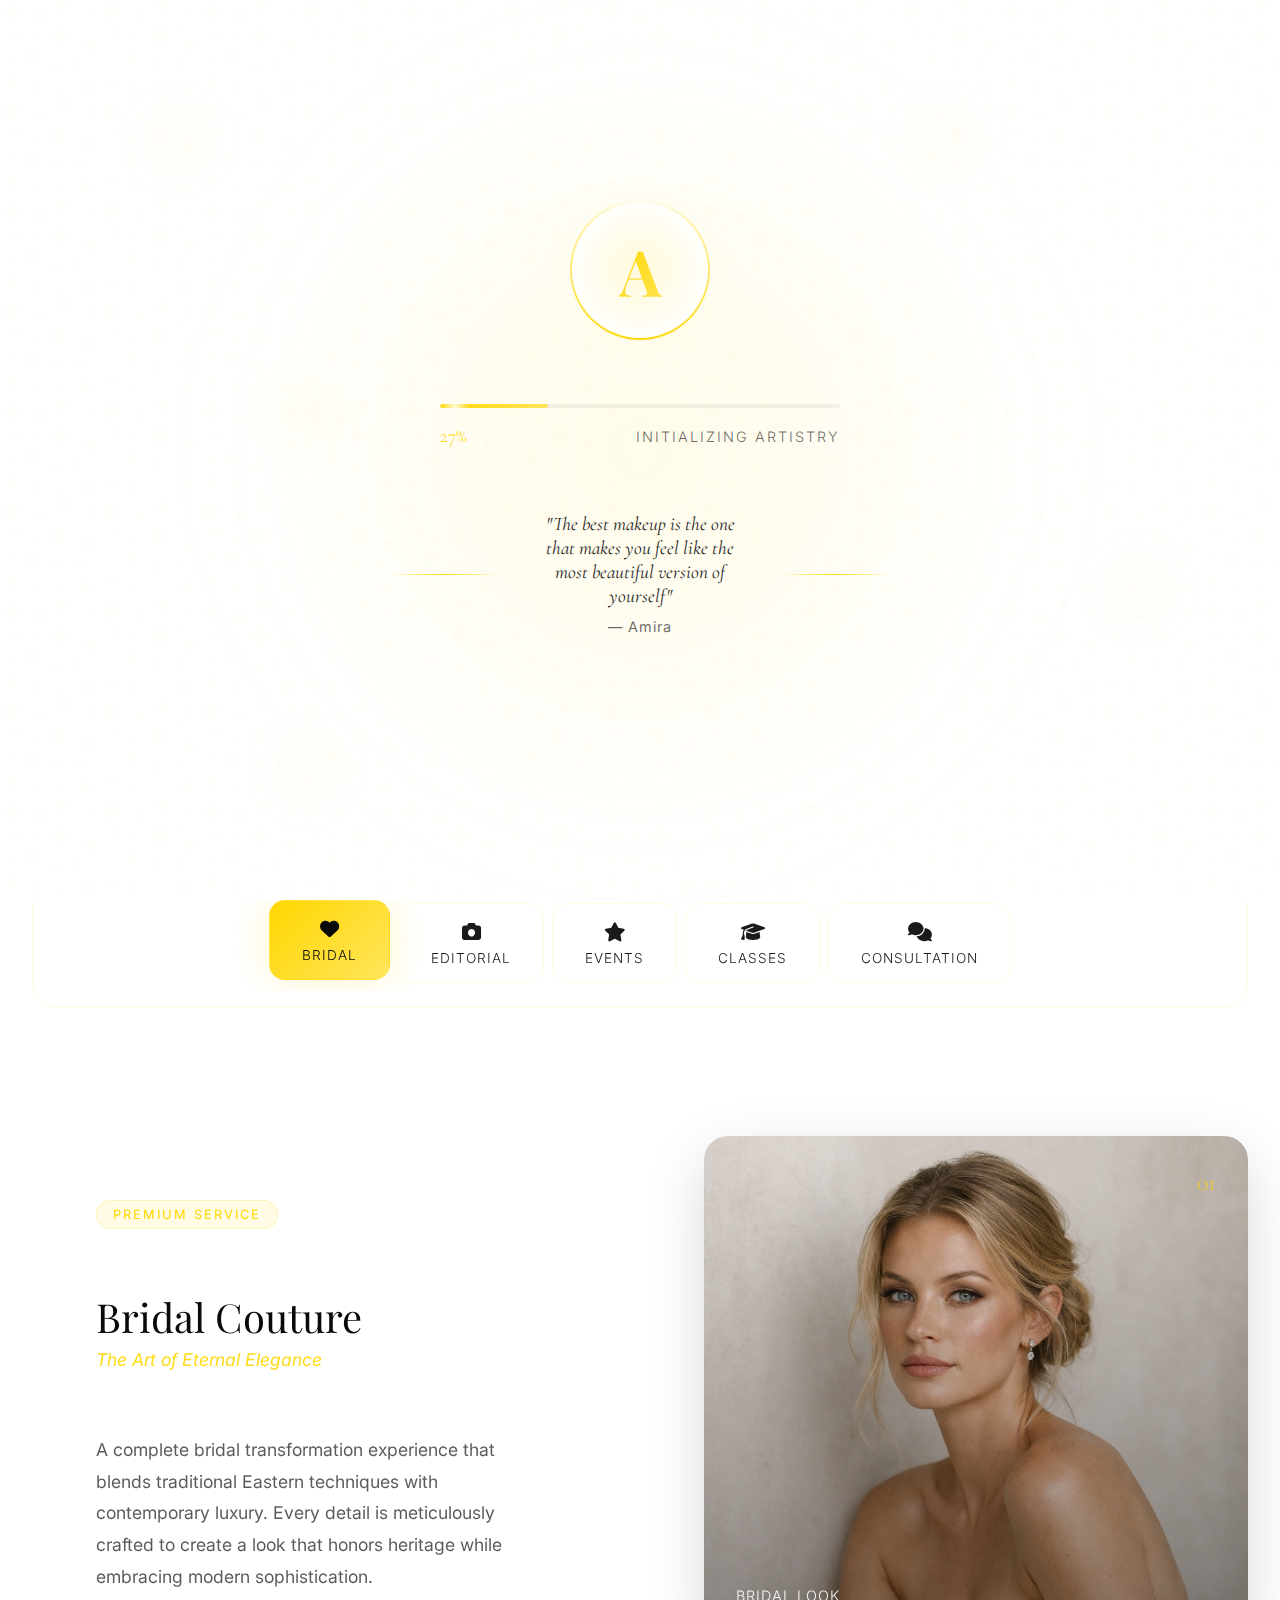
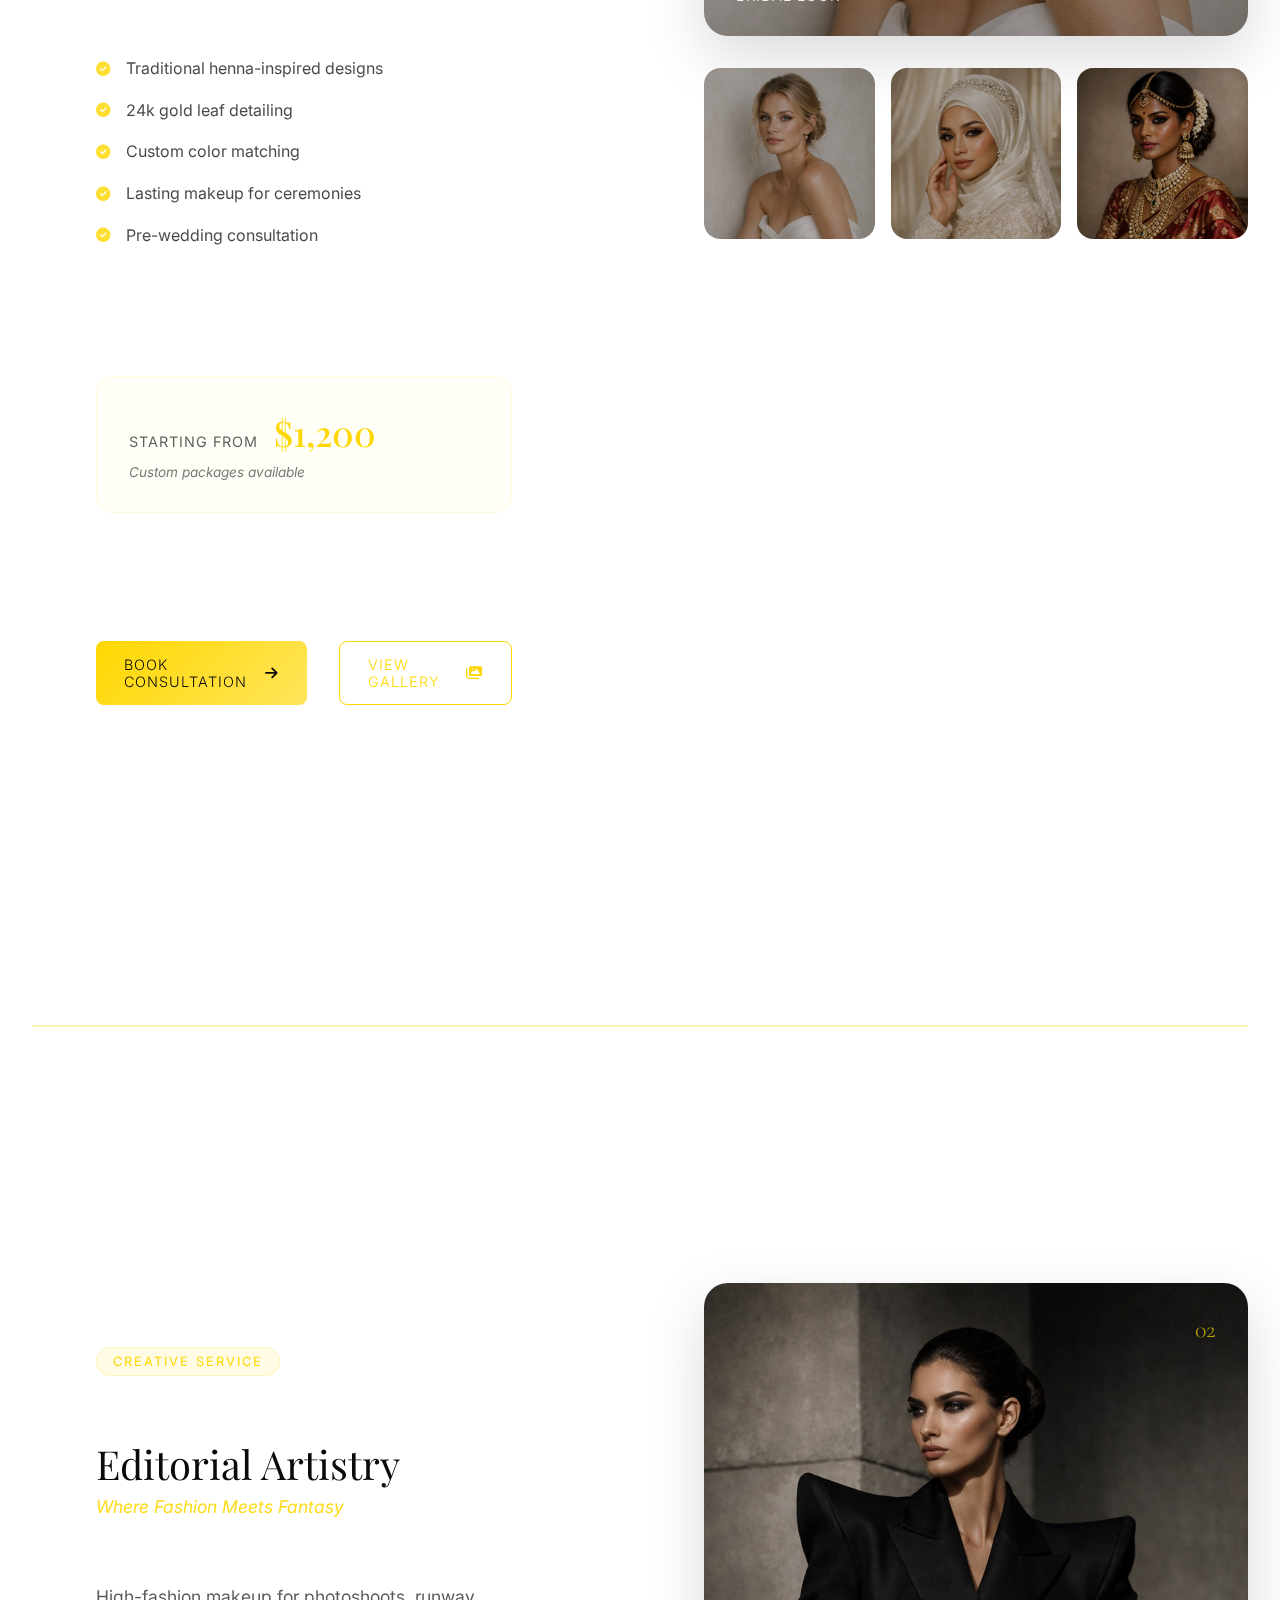
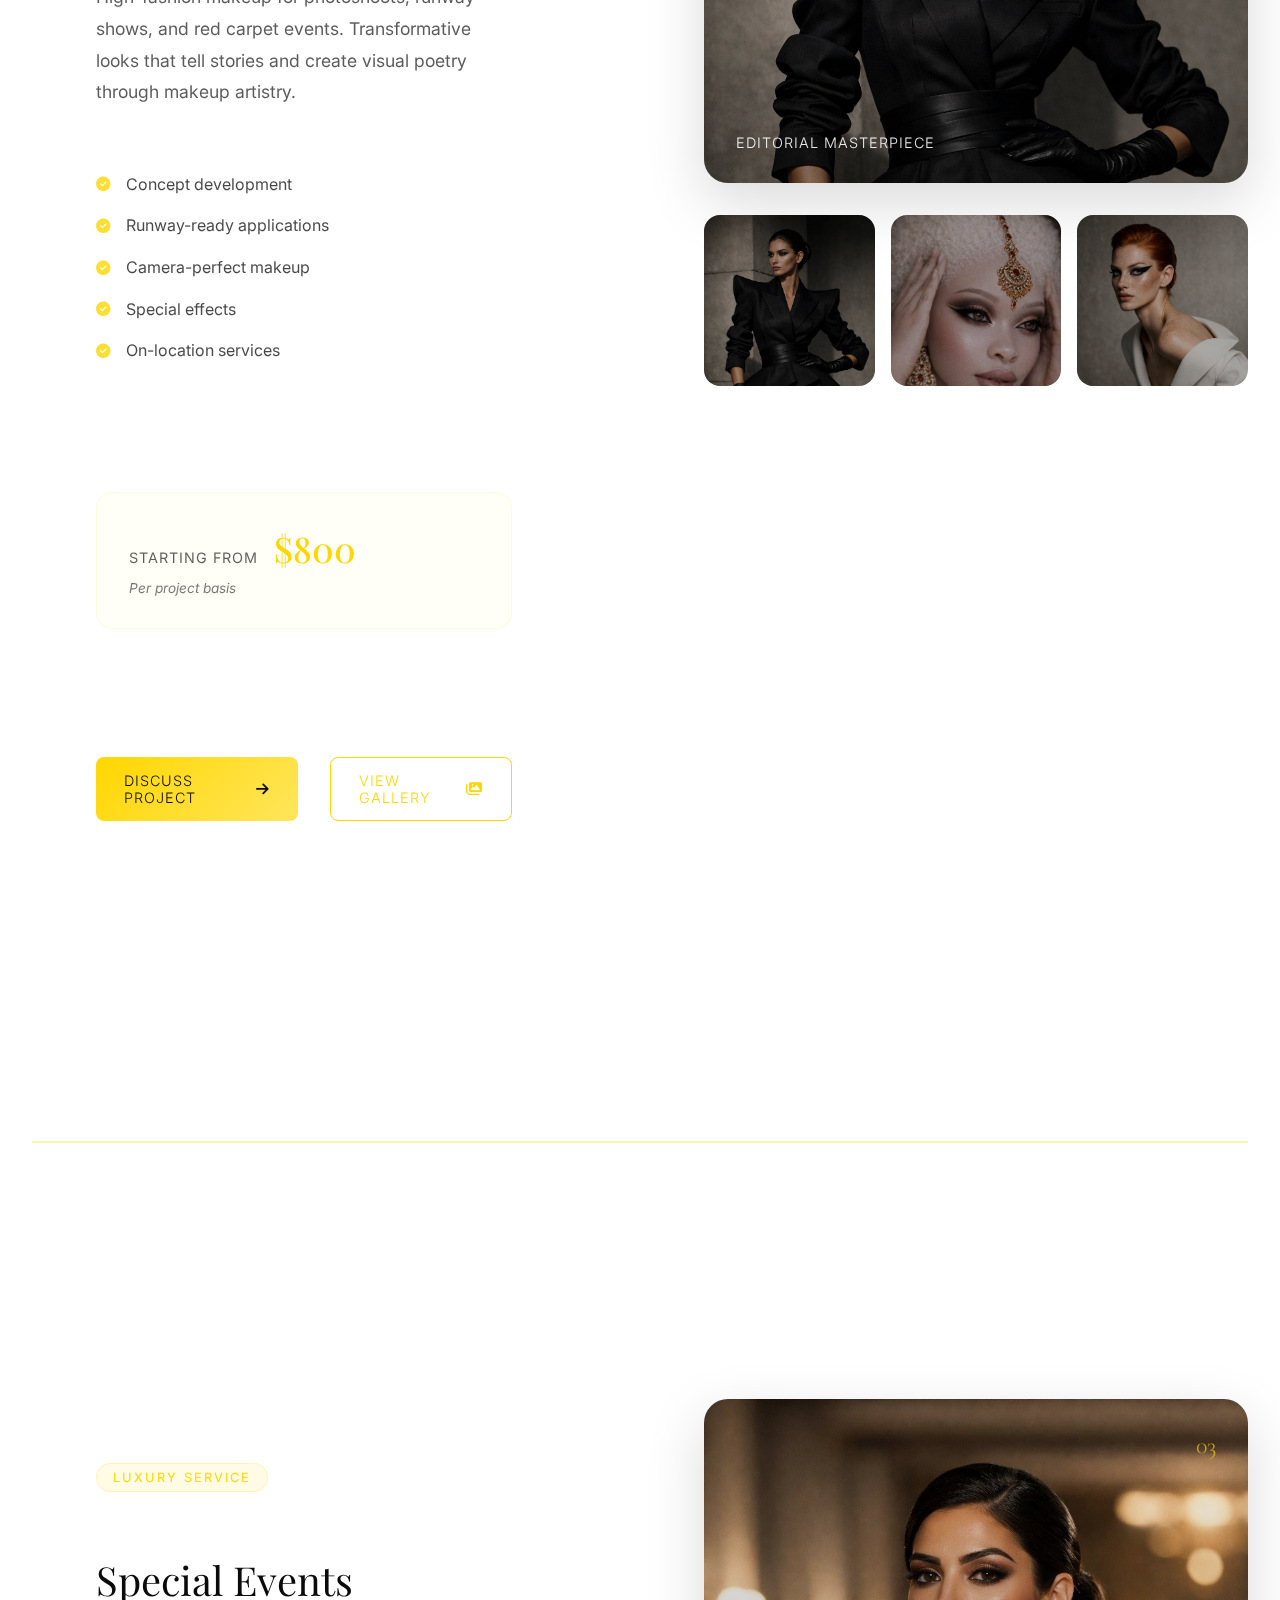
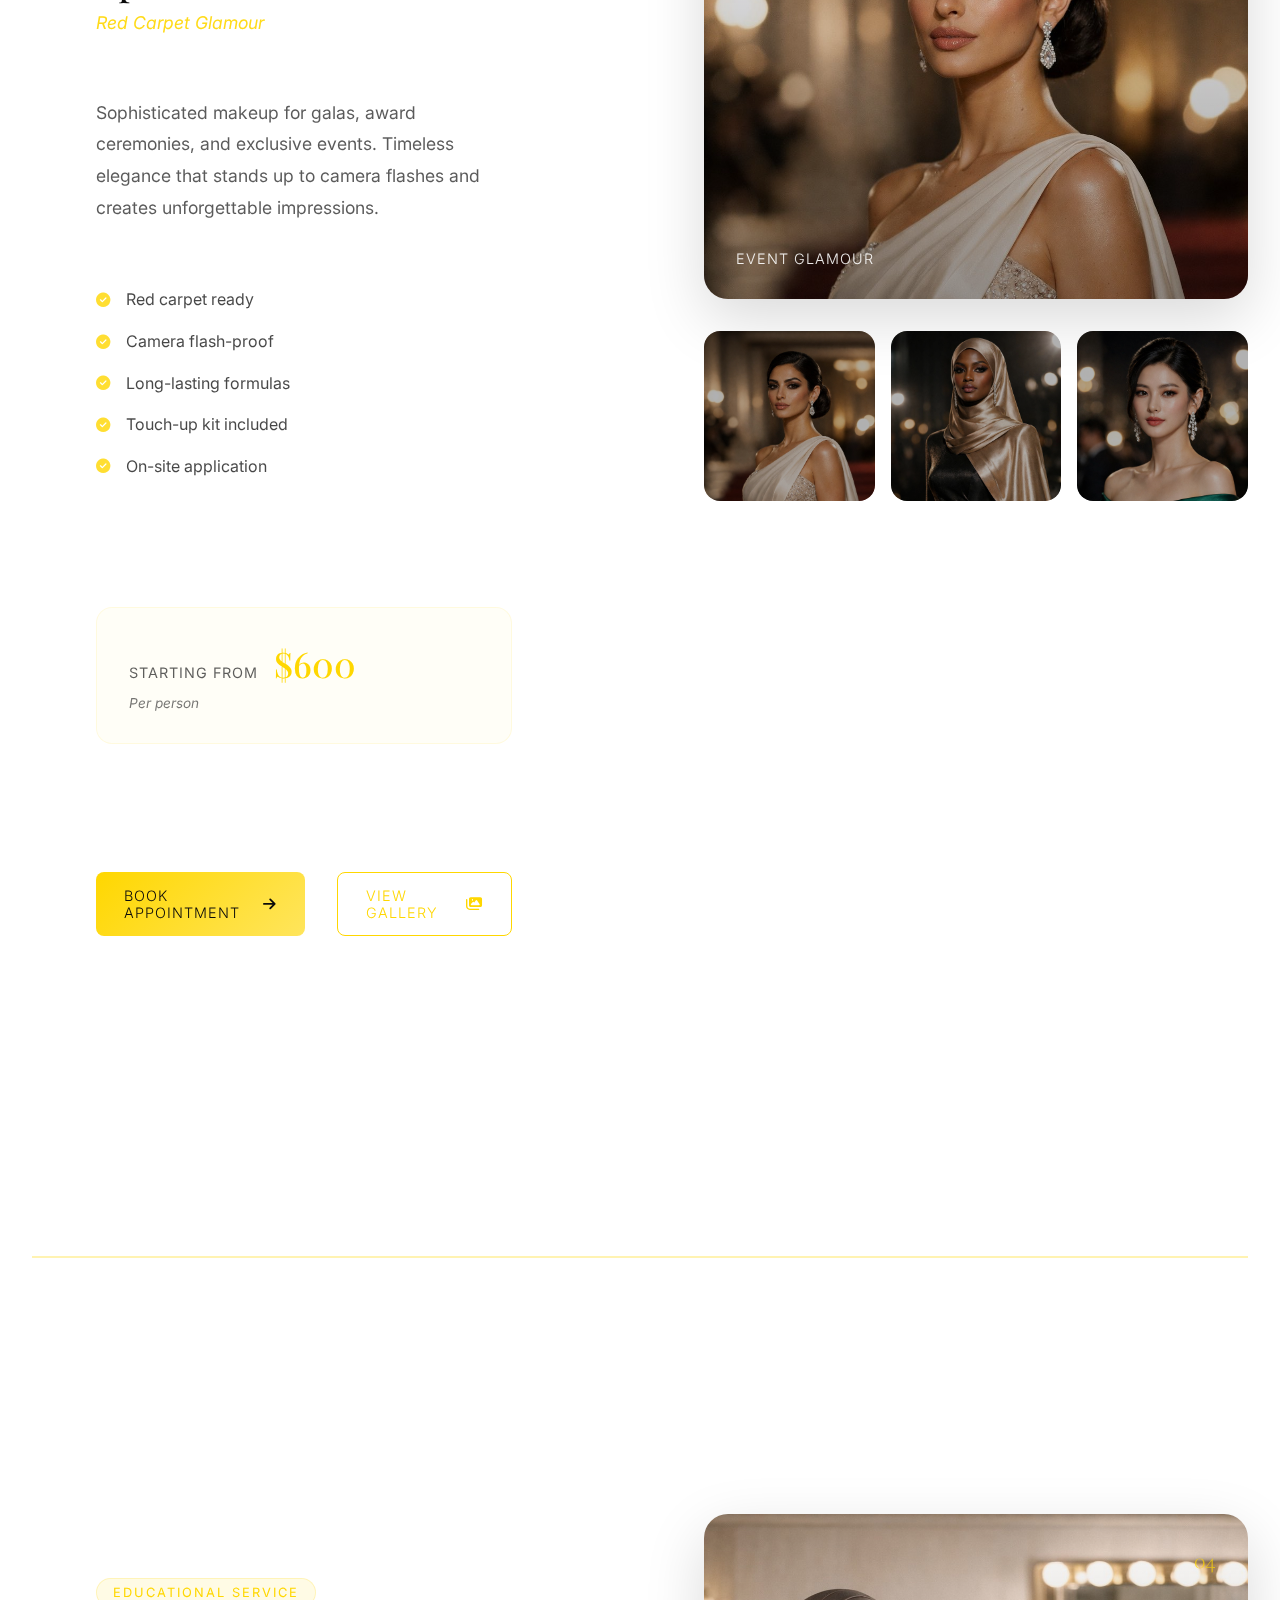
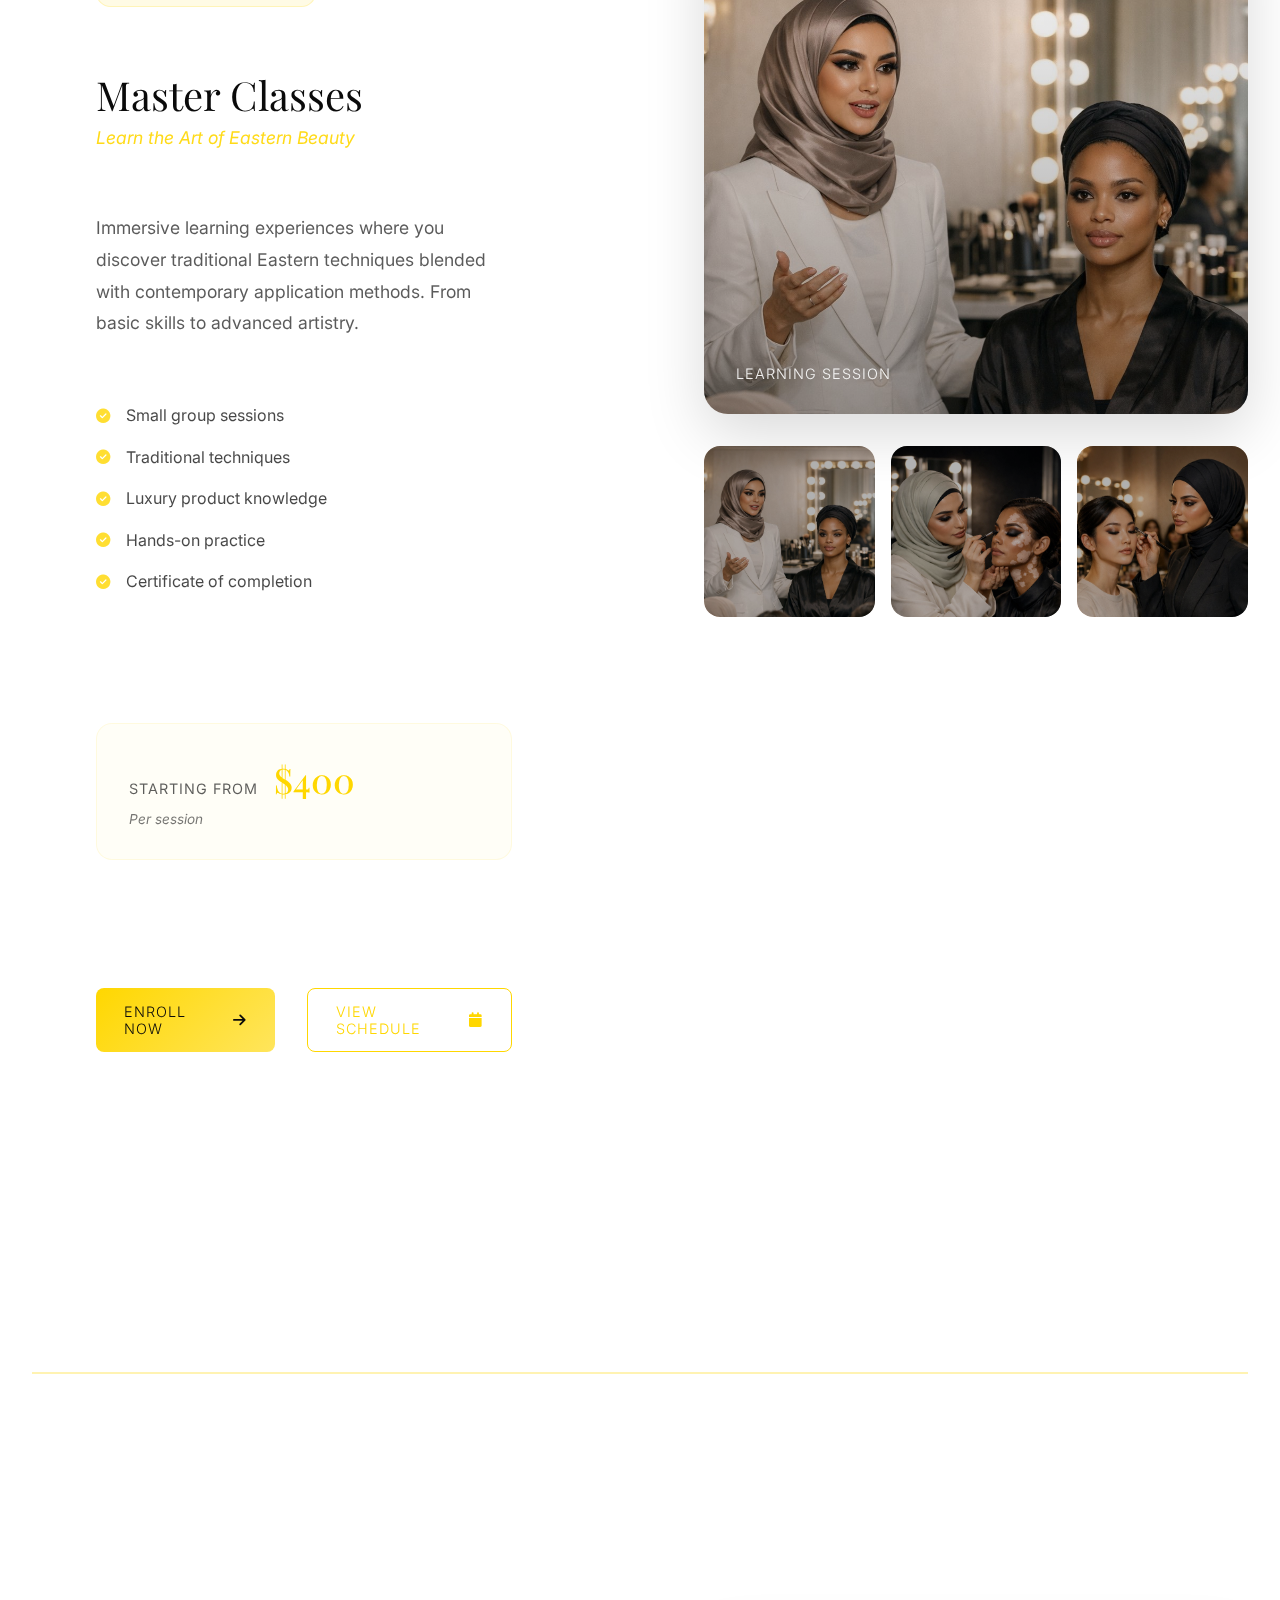
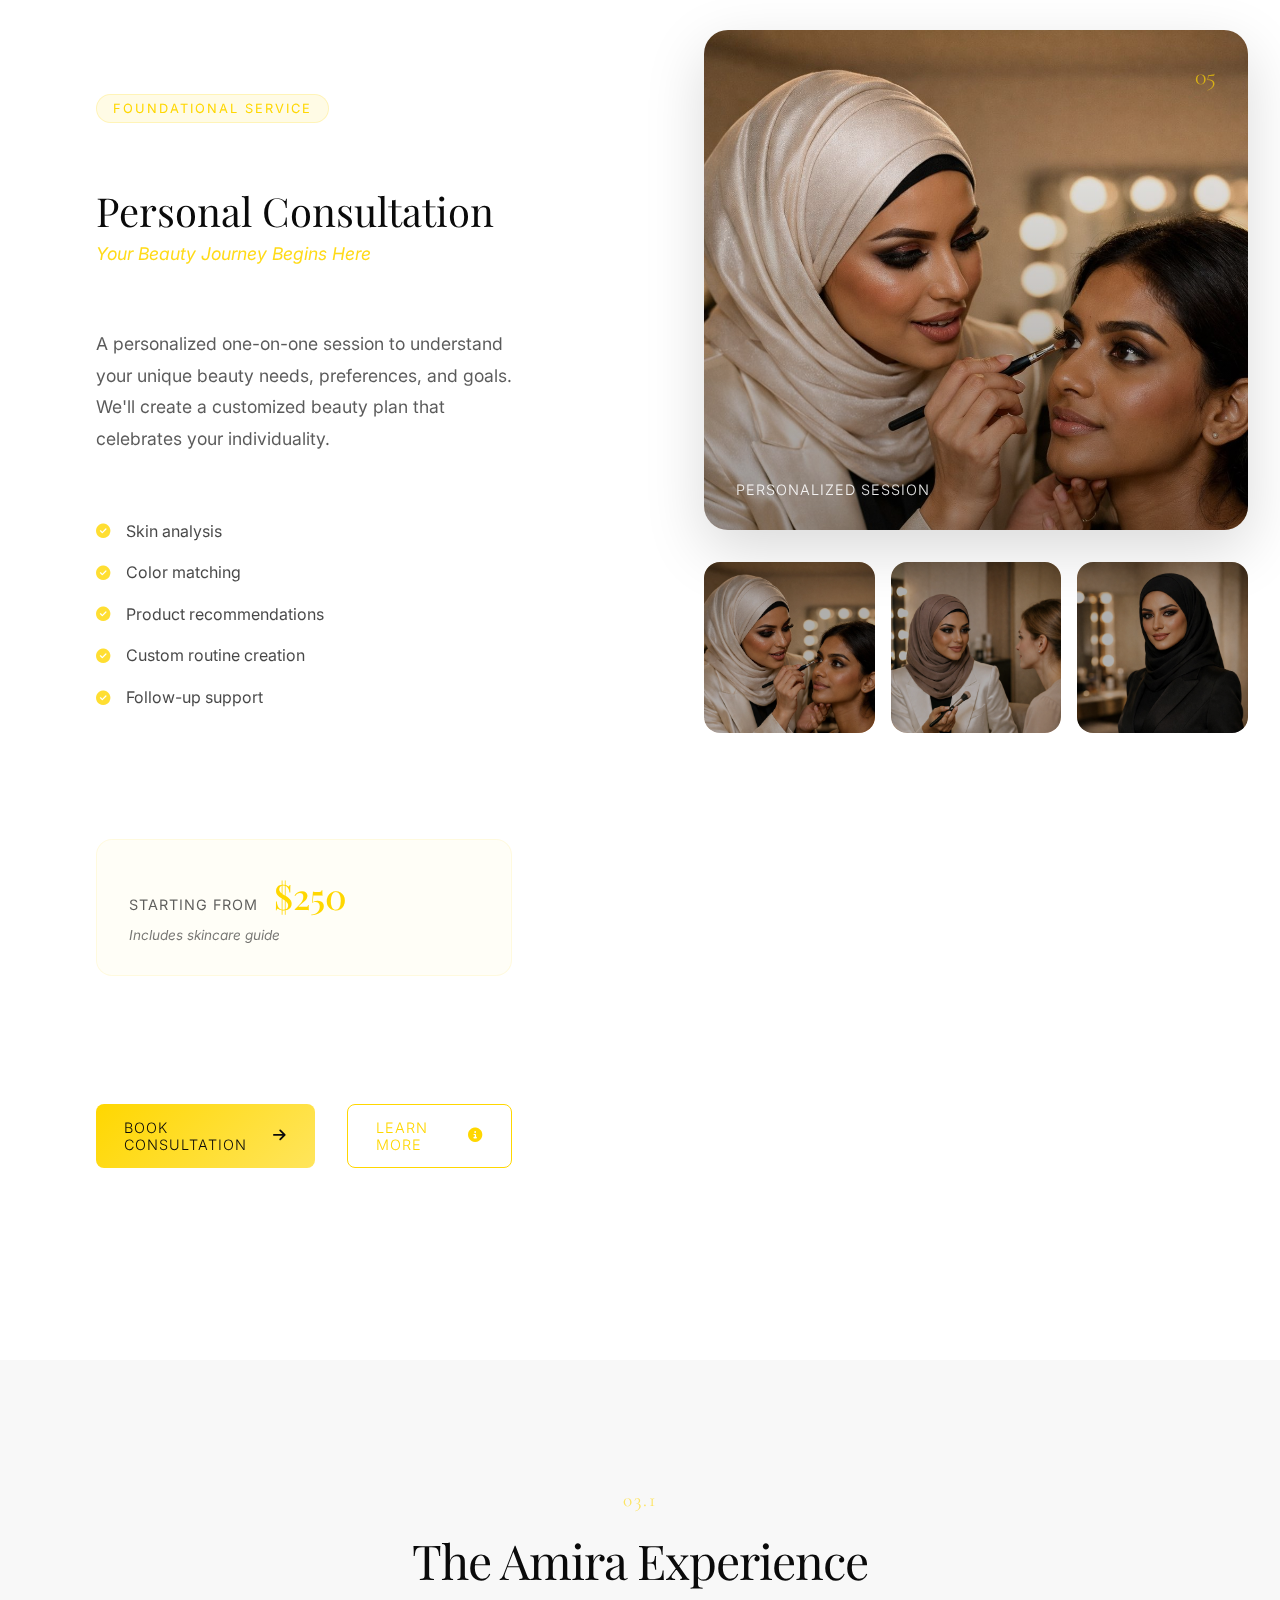
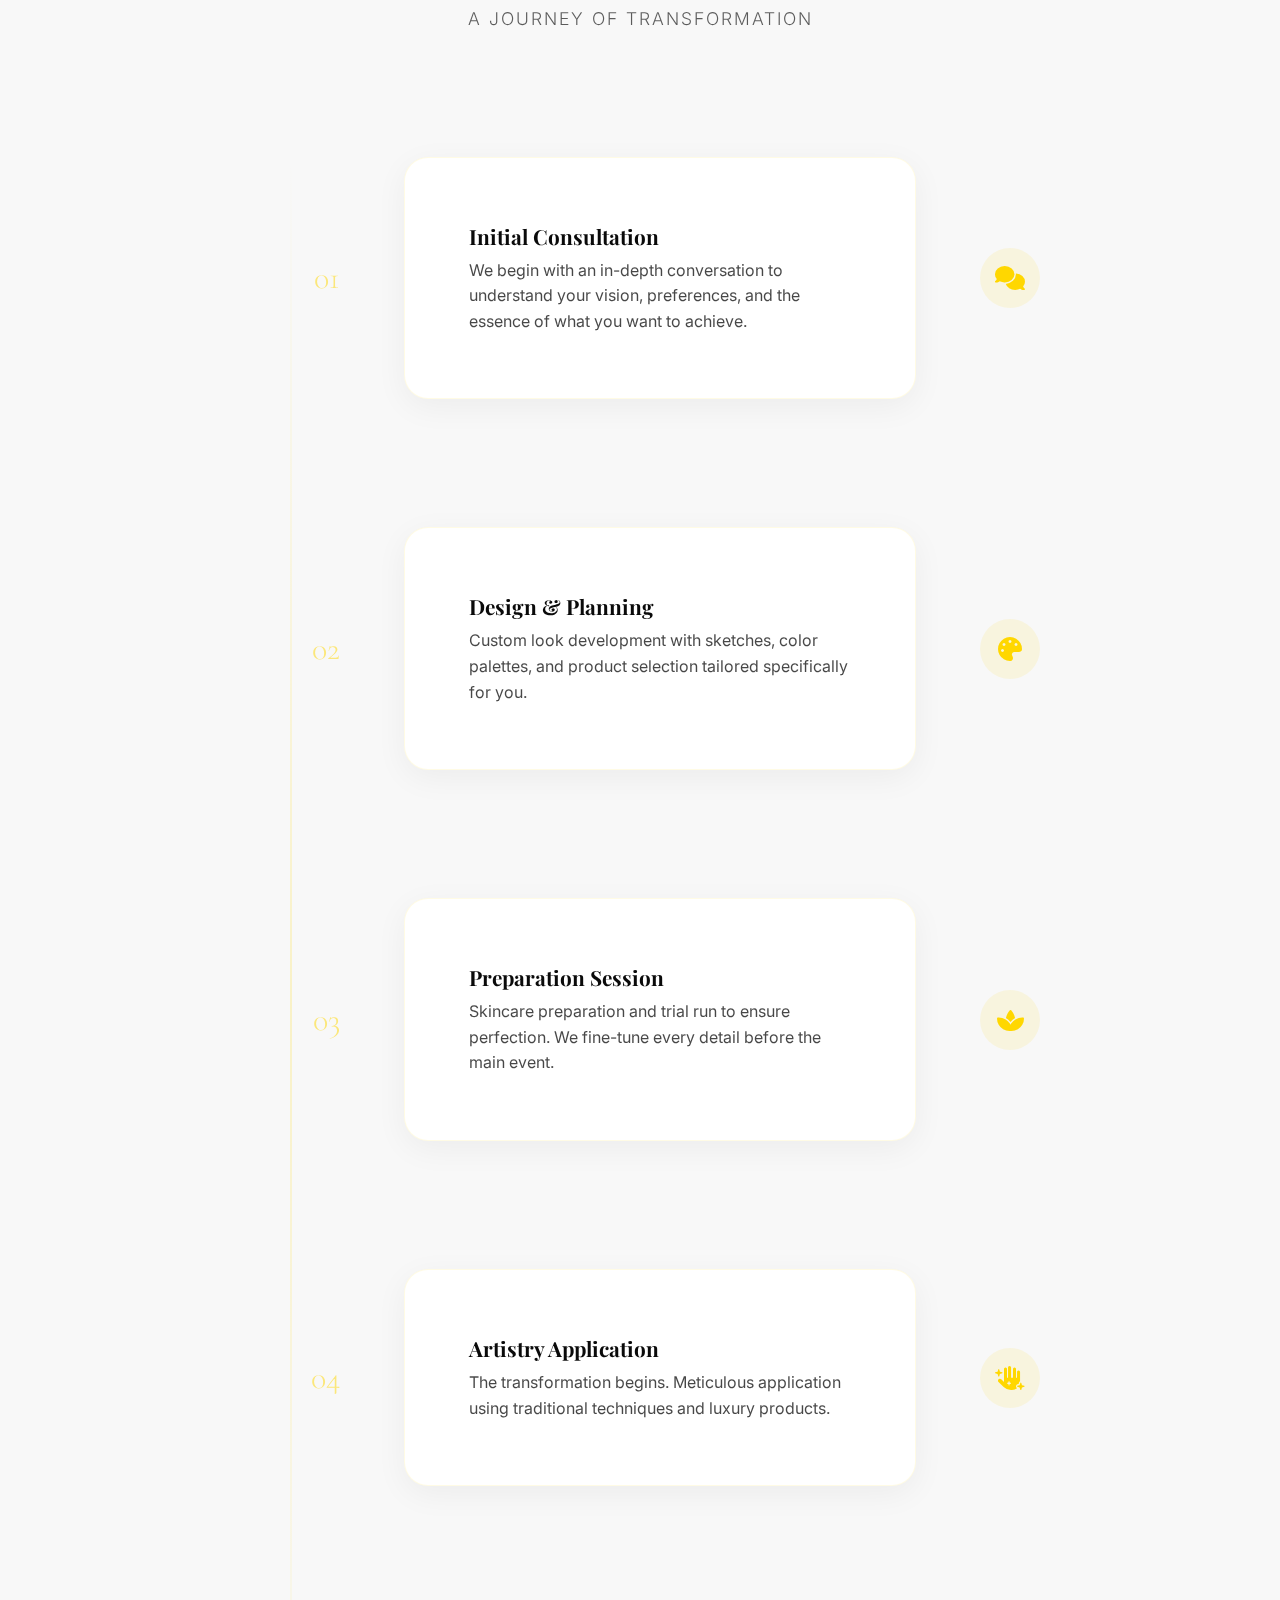
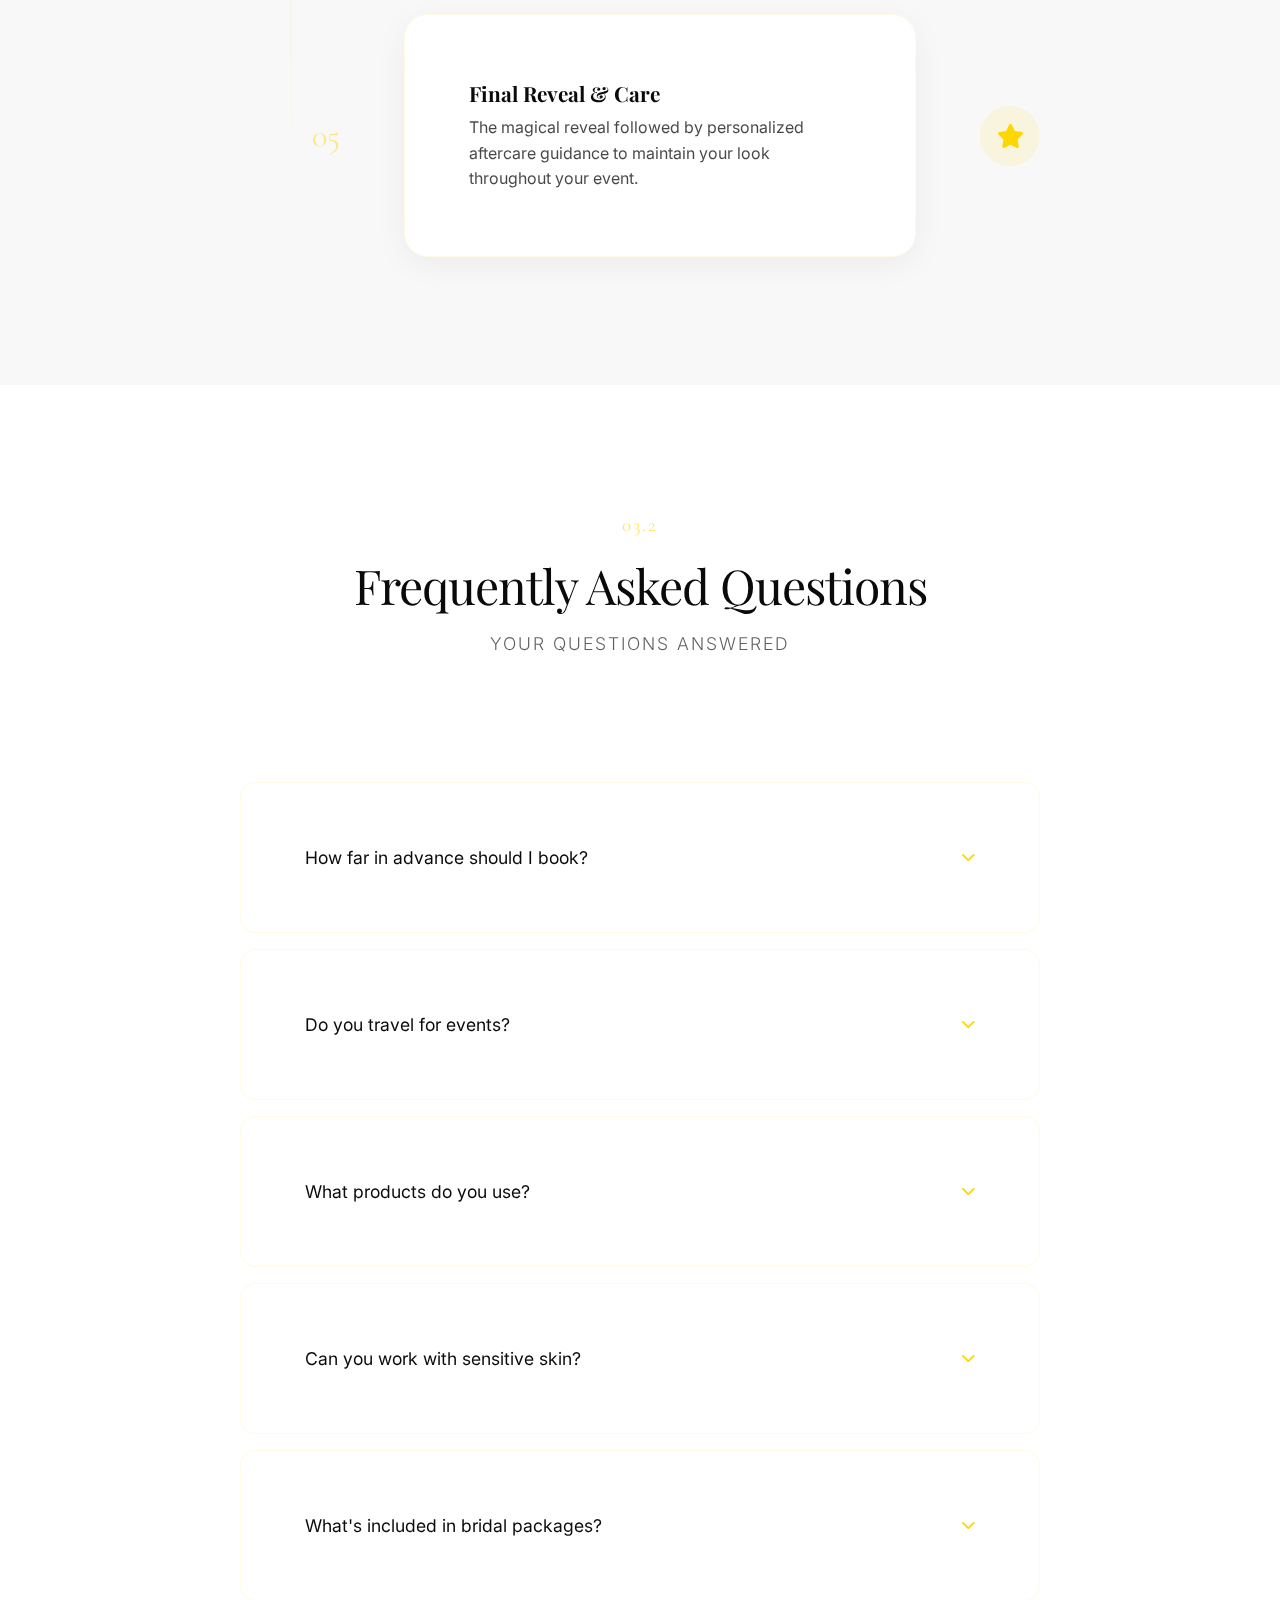
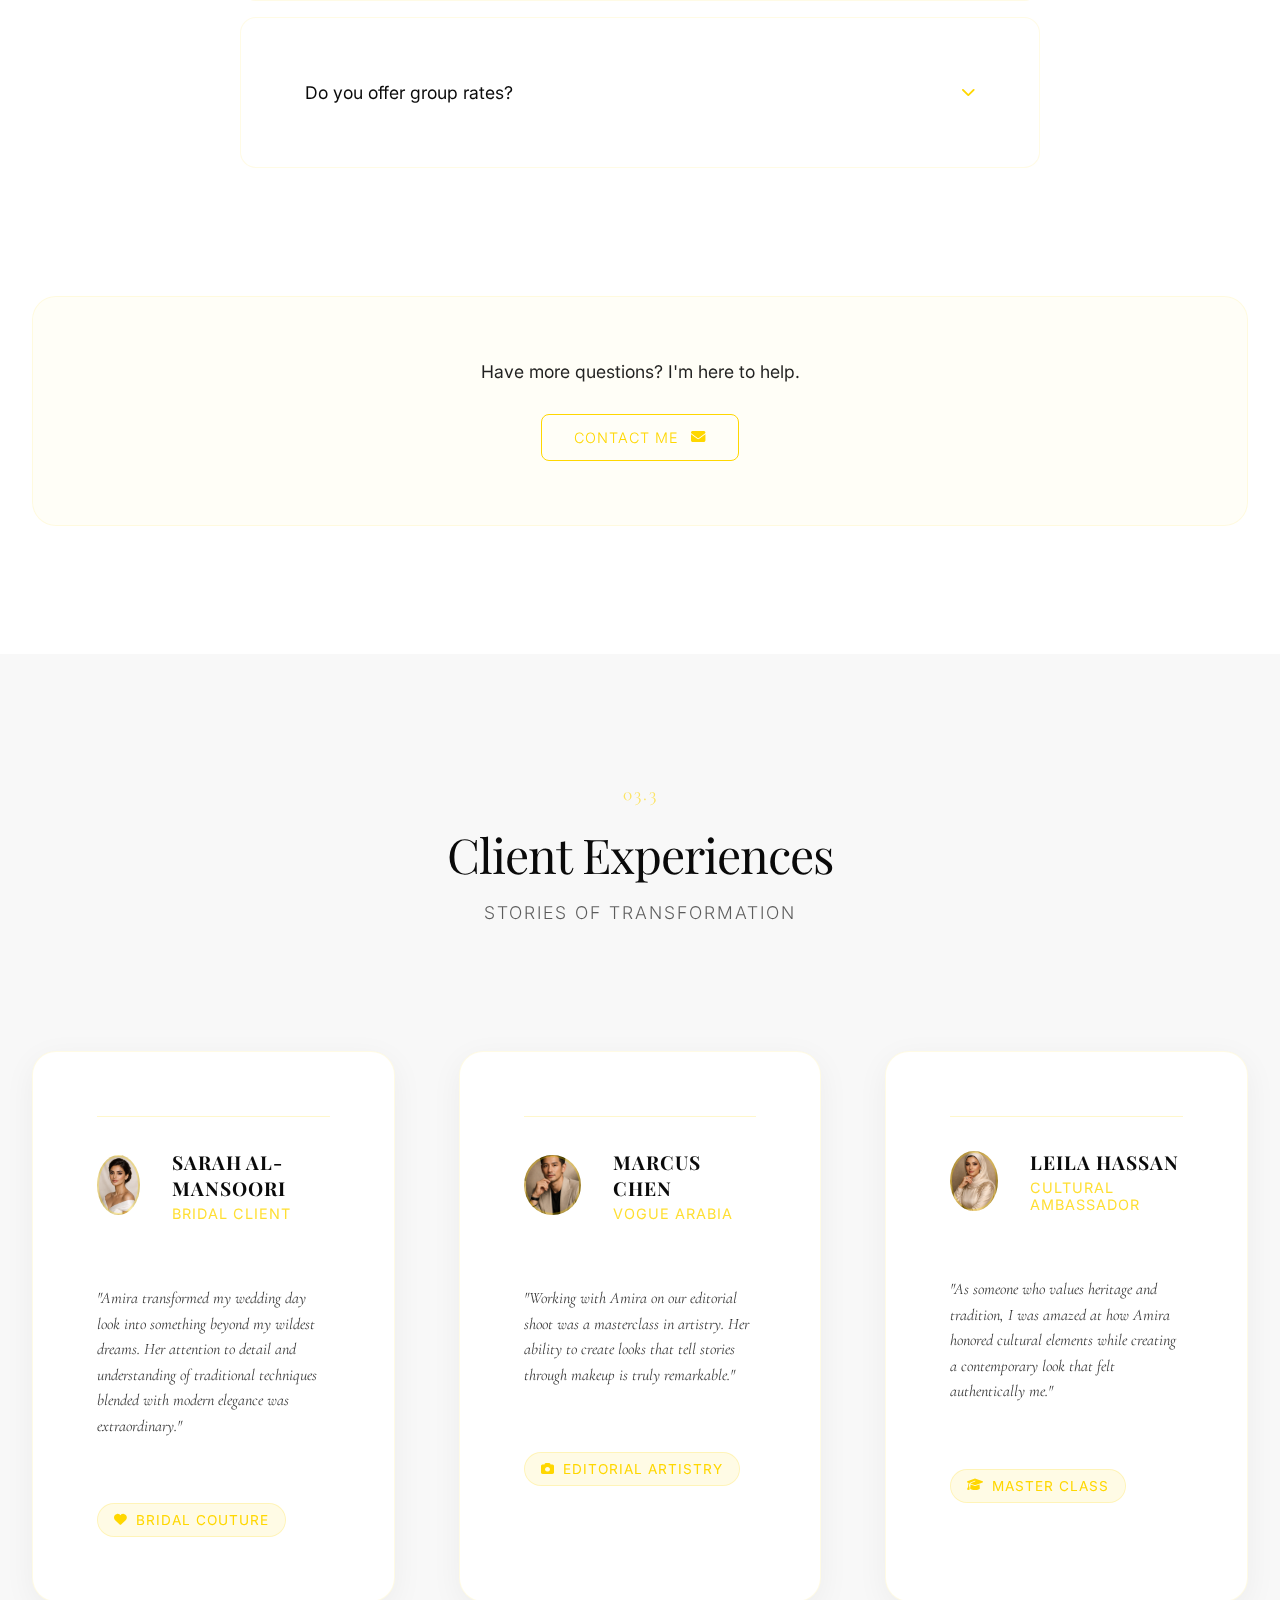
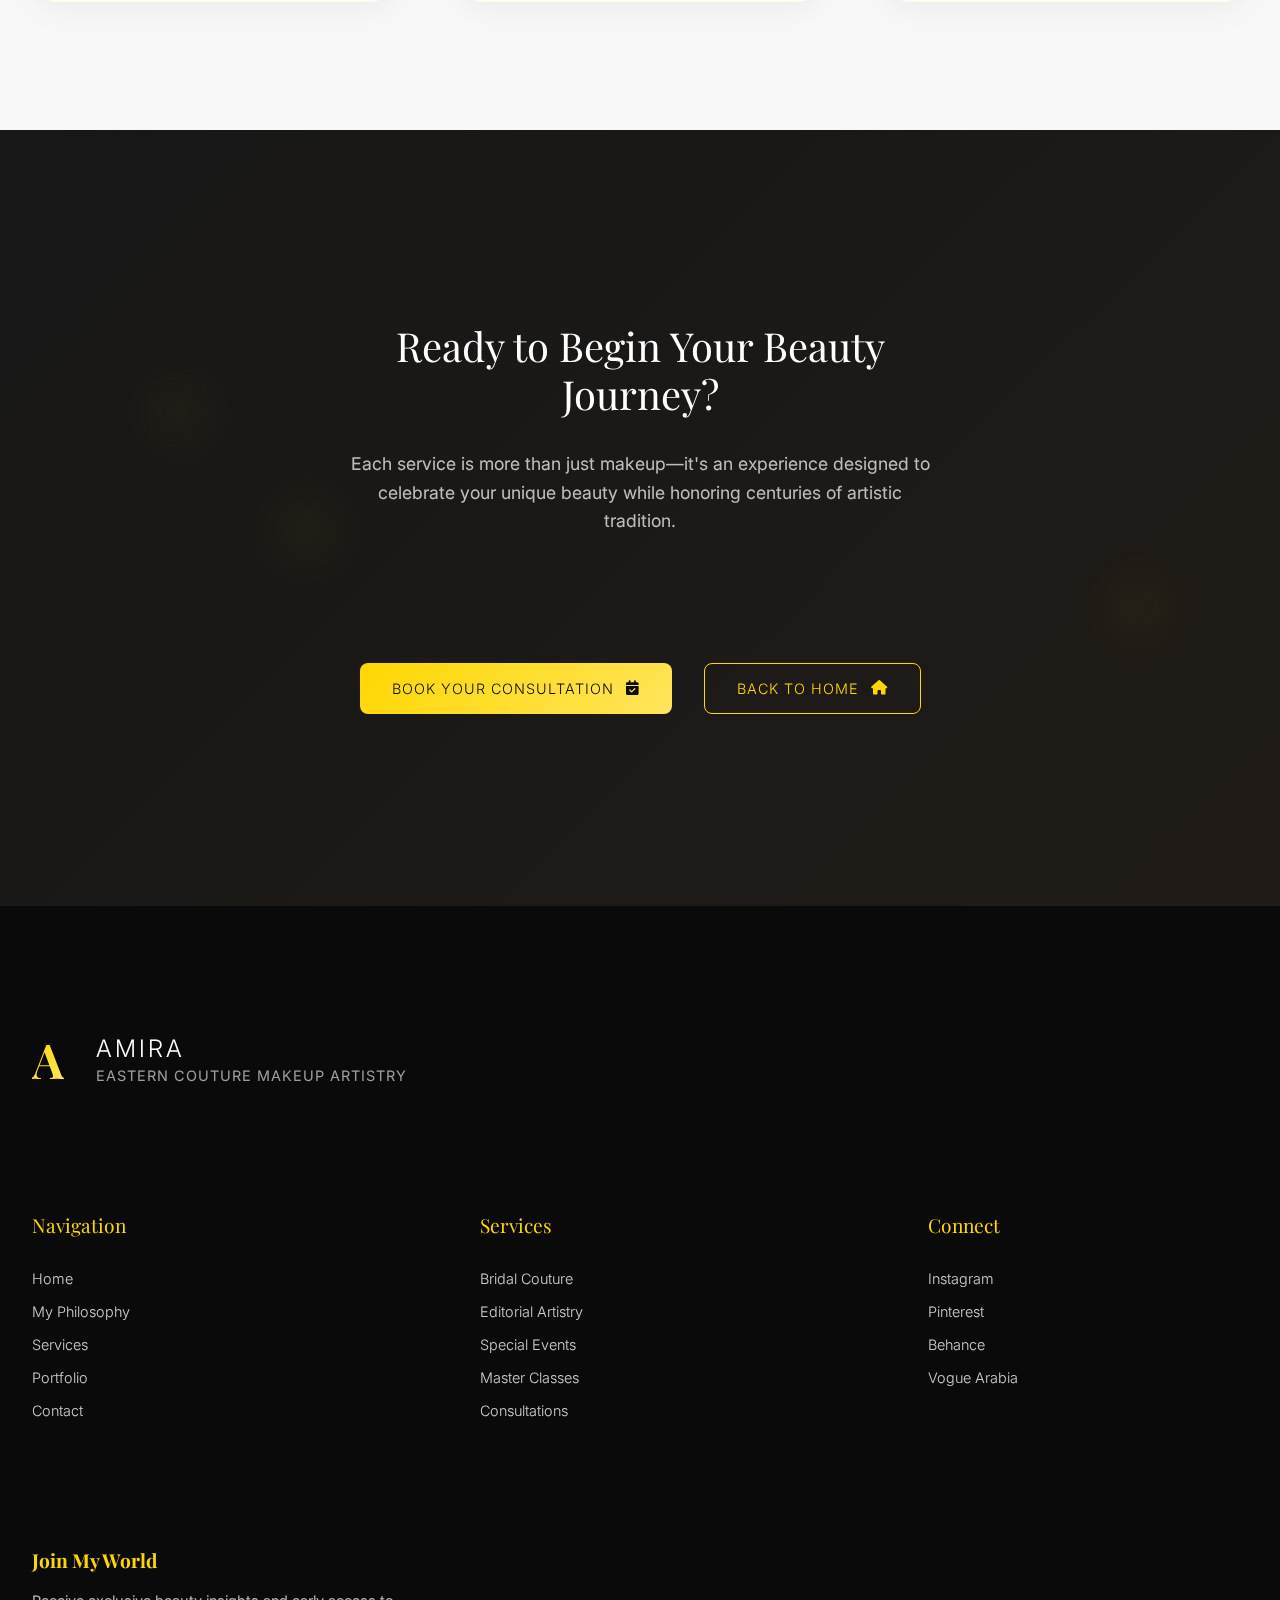
<file: en/services.html>
<!DOCTYPE html>
<html lang="en" class="no-js">
<head>
    <meta charset="UTF-8">
    <meta name="viewport" content="width=device-width, initial-scale=1.0">
    <title>Services | AMIRA - Eastern Couture Makeup Artistry</title>
    
    <!-- Fonts -->
    <link rel="preconnect" href="https://fonts.googleapis.com">
    <link rel="preconnect" href="https://fonts.gstatic.com" crossorigin>
    <link href="https://fonts.googleapis.com/css2?family=Cormorant+Garamond:wght@300;400;500;600;700&family=Inter:wght@100;200;300;400;500&family=Playfair+Display:wght@400;500;600;700&display=swap" rel="stylesheet">
    
    <!-- Icons -->
    <link rel="stylesheet" href="https://cdnjs.cloudflare.com/ajax/libs/font-awesome/6.4.0/css/all.min.css">
    
    <!-- Main CSS -->
    <link rel="stylesheet" href="css/style.css">
    
    <!-- Services CSS -->
    <link rel="stylesheet" href="css/services.css">
    
    <link rel="icon" href="../favicon.ico" type="image/x-icon">
    
    <style>
        /* Quick CSS for preloader */
        .no-js .hero-title span { opacity: 1 !important; }
        body.loaded .loading-screen {
            opacity: 0;
            visibility: hidden;
            pointer-events: none;
        }
    </style>
</head>
<body>
    <!-- ===== PRELOADER ===== -->
    <div class="loading-screen">
        <!-- Animated Background -->
        <div class="loading-bg">
            <div class="bg-glow"></div>
            <div class="bg-pattern"></div>
        </div>
        
        <!-- Logo Animation -->
        <div class="loading-logo">
            <div class="logo-circle">
                <div class="circle-border">
                    <div class="circle-spin"></div>
                </div>
                <div class="logo-letter">A</div>
                <div class="logo-glow"></div>
            </div>
        </div>
        
        <!-- Progress -->
        <div class="loading-progress">
            <div class="progress-bar">
                <div class="progress-fill">
                    <div class="progress-shine"></div>
                </div>
            </div>
            <div class="progress-text">
                <span class="percentage">0%</span>
                <span class="loading-message">Loading Services</span>
            </div>
        </div>
        
        <!-- Quote -->
        <div class="loading-quote">
            <div class="quote-line"></div>
            <div class="quote-content">
                <p>"The best makeup is the one that makes you feel like the most beautiful version of yourself"</p>
                <span class="quote-author">— Amira</span>
            </div>
            <div class="quote-line"></div>
        </div>
        
        <!-- Decorative Elements -->
        <div class="loading-decor">
            <div class="decor-element de1"></div>
            <div class="decor-element de2"></div>
            <div class="decor-element de3"></div>
            <div class="decor-element de4"></div>
            <div class="decor-element de5"></div>
            <div class="decor-line dl1"></div>
            <div class="decor-line dl2"></div>
        </div>
    </div>

    <!-- ===== ANIMATED BACKGROUND ===== -->
    <div class="animated-bg">
        <div class="floating-shape shape-1"></div>
        <div class="floating-shape shape-2"></div>
        <div class="floating-shape shape-3"></div>
        <div class="sparkle sparkle-1"></div>
        <div class="sparkle sparkle-2"></div>
        <div class="sparkle sparkle-3"></div>
        <div class="sparkle sparkle-4"></div>
        <div class="sparkle sparkle-5"></div>
    </div>
    
    <!-- ===== CUSTOM CURSOR ===== -->
    <div class="cursor">
        <div class="cursor-inner"></div>
        <div class="cursor-outer"></div>
    </div>

    <!-- ===== NAVIGATION ===== -->
    <nav class="luxury-nav">
        <div class="nav-container">
            <!-- Logo -->
            <div class="nav-brand">
                <a href="index.html" class="brand-link">
                    <div class="brand-symbol">A</div>
                    <div class="brand-name">MIRA</div>
                </a>
            </div>
            
            <!-- Menu -->
            <div class="nav-menu">
                <a href="index.html" class="nav-link">
                    <span class="link-number">01</span>
                    <span class="link-text">Home</span>
                </a>
                <a href="index.html#about" class="nav-link">
                    <span class="link-number">02</span>
                    <span class="link-text">Philosophy</span>
                </a>
                <a href="#hero" class="nav-link active">
                    <span class="link-number">03</span>
                    <span class="link-text">Services</span>
                </a>
                <a href="index.html#portfolio" class="nav-link">
                    <span class="link-number">04</span>
                    <span class="link-text">Portfolio</span>
                </a>
                <a href="index.html#contact" class="nav-link">
                    <span class="link-number">05</span>
                    <span class="link-text">Contact</span>
                </a>
            </div>
            
            <!-- Right Side: Language Selector + CTA -->
            <div class="nav-right">
                <!-- Language Selector -->
                <div class="language-selector">
                    <button class="lang-btn" id="langToggle">
                        <span class="lang-code">EN</span>
                        <i class="fas fa-chevron-down lang-arrow"></i>
                    </button>
                    <div class="lang-dropdown">
                        <button class="lang-option" data-lang="en">English</button>
                        <button class="lang-option" data-lang="sv">Svenska</button>
                        <button class="lang-option" data-lang="ar">العربية</button>
                    </div>
                </div>
                
                <!-- CTA Button -->
                <div class="nav-actions">
                    <a href="index.html#contact" class="cta-btn">
                        <span class="btn-text">Book Now</span>
                        <div class="btn-icon">
                            <i class="fas fa-sparkle"></i>
                        </div>
                    </a>
                </div>
            </div>
            
            <!-- Mobile Menu Toggle -->
            <button class="nav-toggle" id="mobileToggle">
                <span class="toggle-line"></span>
                <span class="toggle-line"></span>
            </button>
        </div>
    </nav>

    <!-- ===== HERO SECTION ===== -->
    <section id="hero" class="services-hero">
        <div class="section-container">
            <div class="services-header">
                <div class="section-number">03</div>
                <h1 class="section-title">Signature Services</h1>
                <div class="section-subtitle">Elevated Beauty Experiences</div>
                
                <div class="services-intro">
                    <p>Each service is meticulously crafted to celebrate your unique beauty while honoring the rich traditions of Eastern artistry. From bridal transformations to editorial masterpieces, discover the perfect experience for your journey.</p>
                </div>
            </div>
        </div>
        
        <!-- Decorative Background -->
        <div class="services-hero-bg">
            <div class="bg-gradient"></div>
            <div class="bg-pattern"></div>
        </div>
    </section>

    <!-- ===== SERVICES GRID ===== -->
    <section class="services-grid-section">
        <div class="section-container">
            <!-- Service Navigation -->
            <div class="services-navigation">
                <div class="nav-scroll">
                    <a href="#bridal" class="service-nav-btn active">
                        <span class="nav-icon"><i class="fas fa-heart"></i></span>
                        <span class="nav-text">Bridal</span>
                    </a>
                    <a href="#editorial" class="service-nav-btn">
                        <span class="nav-icon"><i class="fas fa-camera"></i></span>
                        <span class="nav-text">Editorial</span>
                    </a>
                    <a href="#events" class="service-nav-btn">
                        <span class="nav-icon"><i class="fas fa-star"></i></span>
                        <span class="nav-text">Events</span>
                    </a>
                    <a href="#masterclass" class="service-nav-btn">
                        <span class="nav-icon"><i class="fas fa-graduation-cap"></i></span>
                        <span class="nav-text">Classes</span>
                    </a>
                    <a href="#consultation" class="service-nav-btn">
                        <span class="nav-icon"><i class="fas fa-comments"></i></span>
                        <span class="nav-text">Consultation</span>
                    </a>
                </div>
            </div>
            
            <!-- Bridal Couture -->
            <div class="service-detail vertical-gallery" id="bridal">
                <div class="service-content">
                    <div class="service-header">
                        <div class="service-number">01</div>
                        <div class="service-category">Premium Service</div>
                    </div>
                    
                    <h2 class="service-title">Bridal Couture</h2>
                    <div class="service-tagline">The Art of Eternal Elegance</div>
                    
                    <div class="service-description">
                        <p>A complete bridal transformation experience that blends traditional Eastern techniques with contemporary luxury. Every detail is meticulously crafted to create a look that honors heritage while embracing modern sophistication.</p>
                        
                        <div class="service-features">
                            <div class="feature">
                                <i class="fas fa-check-circle"></i>
                                <span>Traditional henna-inspired designs</span>
                            </div>
                            <div class="feature">
                                <i class="fas fa-check-circle"></i>
                                <span>24k gold leaf detailing</span>
                            </div>
                            <div class="feature">
                                <i class="fas fa-check-circle"></i>
                                <span>Custom color matching</span>
                            </div>
                            <div class="feature">
                                <i class="fas fa-check-circle"></i>
                                <span>Lasting makeup for ceremonies</span>
                            </div>
                            <div class="feature">
                                <i class="fas fa-check-circle"></i>
                                <span>Pre-wedding consultation</span>
                            </div>
                        </div>
                    </div>
                    
                    <div class="service-pricing">
                        <div class="price-range">
                            <span class="price-label">Starting from</span>
                            <span class="price-amount">$1,200</span>
                        </div>
                        <div class="price-note">Custom packages available</div>
                    </div>
                    
                    <div class="service-actions">
                        <a href="index.html#contact" class="service-book-btn">
                            <span>Book Consultation</span>
                            <i class="fas fa-arrow-right"></i>
                        </a>
                        <a href="index.html#portfolio" class="service-view-btn">
                            <span>View Gallery</span>
                            <i class="fas fa-images"></i>
                        </a>
                    </div>
                </div>
                
                <div class="service-gallery-vertical">
                    <div class="vertical-main">
                        <div class="vertical-image" style="background-image: url('../images/bridal-1.jpg');">
                            <div class="image-overlay"></div>
                            <div class="image-label">Bridal Look</div>
                        </div>
                    </div>
                    
                    <div class="vertical-thumbs">
                        <div class="vertical-thumb" style="background-image: url('../images/bridal-1.jpg');"></div>
                        <div class="vertical-thumb" style="background-image: url('../images/bridal-2.jpg');"></div>
                        <div class="vertical-thumb" style="background-image: url('../images/bridal-3.jpg');"></div>
                    </div>
                </div>
            </div>
            
            <!-- Editorial Artistry -->
            <div class="service-detail vertical-gallery" id="editorial">
                <div class="service-content">
                    <div class="service-header">
                        <div class="service-number">02</div>
                        <div class="service-category">Creative Service</div>
                    </div>
                    
                    <h2 class="service-title">Editorial Artistry</h2>
                    <div class="service-tagline">Where Fashion Meets Fantasy</div>
                    
                    <div class="service-description">
                        <p>High-fashion makeup for photoshoots, runway shows, and red carpet events. Transformative looks that tell stories and create visual poetry through makeup artistry.</p>
                        
                        <div class="service-features">
                            <div class="feature">
                                <i class="fas fa-check-circle"></i>
                                <span>Concept development</span>
                            </div>
                            <div class="feature">
                                <i class="fas fa-check-circle"></i>
                                <span>Runway-ready applications</span>
                            </div>
                            <div class="feature">
                                <i class="fas fa-check-circle"></i>
                                <span>Camera-perfect makeup</span>
                            </div>
                            <div class="feature">
                                <i class="fas fa-check-circle"></i>
                                <span>Special effects</span>
                            </div>
                            <div class="feature">
                                <i class="fas fa-check-circle"></i>
                                <span>On-location services</span>
                            </div>
                        </div>
                    </div>
                    
                    <div class="service-pricing">
                        <div class="price-range">
                            <span class="price-label">Starting from</span>
                            <span class="price-amount">$800</span>
                        </div>
                        <div class="price-note">Per project basis</div>
                    </div>
                    
                    <div class="service-actions">
                        <a href="index.html#contact" class="service-book-btn">
                            <span>Discuss Project</span>
                            <i class="fas fa-arrow-right"></i>
                        </a>
                        <a href="index.html#portfolio" class="service-view-btn">
                            <span>View Gallery</span>
                            <i class="fas fa-images"></i>
                        </a>
                    </div>
                </div>
                
                <div class="service-gallery-vertical">
                    <div class="vertical-main">
                        <div class="vertical-image" style="background-image: url('../images/editorial-1.jpg');">
                            <div class="image-overlay"></div>
                            <div class="image-label">Editorial Masterpiece</div>
                        </div>
                    </div>
                    
                    <div class="vertical-thumbs">
                        <div class="vertical-thumb" style="background-image: url('../images/editorial-1.jpg');"></div>
                        <div class="vertical-thumb" style="background-image: url('../images/editorial-2.jpg');"></div>
                        <div class="vertical-thumb" style="background-image: url('../images/editorial-3.jpg');"></div>
                    </div>
                </div>
            </div>
            
            <!-- Special Events -->
            <div class="service-detail vertical-gallery" id="events">
                <div class="service-content">
                    <div class="service-header">
                        <div class="service-number">03</div>
                        <div class="service-category">Luxury Service</div>
                    </div>
                    
                    <h2 class="service-title">Special Events</h2>
                    <div class="service-tagline">Red Carpet Glamour</div>
                    
                    <div class="service-description">
                        <p>Sophisticated makeup for galas, award ceremonies, and exclusive events. Timeless elegance that stands up to camera flashes and creates unforgettable impressions.</p>
                        
                        <div class="service-features">
                            <div class="feature">
                                <i class="fas fa-check-circle"></i>
                                <span>Red carpet ready</span>
                            </div>
                            <div class="feature">
                                <i class="fas fa-check-circle"></i>
                                <span>Camera flash-proof</span>
                            </div>
                            <div class="feature">
                                <i class="fas fa-check-circle"></i>
                                <span>Long-lasting formulas</span>
                            </div>
                            <div class="feature">
                                <i class="fas fa-check-circle"></i>
                                <span>Touch-up kit included</span>
                            </div>
                            <div class="feature">
                                <i class="fas fa-check-circle"></i>
                                <span>On-site application</span>
                            </div>
                        </div>
                    </div>
                    
                    <div class="service-pricing">
                        <div class="price-range">
                            <span class="price-label">Starting from</span>
                            <span class="price-amount">$600</span>
                        </div>
                        <div class="price-note">Per person</div>
                    </div>
                    
                    <div class="service-actions">
                        <a href="index.html#contact" class="service-book-btn">
                            <span>Book Appointment</span>
                            <i class="fas fa-arrow-right"></i>
                        </a>
                        <a href="index.html#portfolio" class="service-view-btn">
                            <span>View Gallery</span>
                            <i class="fas fa-images"></i>
                        </a>
                    </div>
                </div>
                
                <div class="service-gallery-vertical">
                    <div class="vertical-main">
                        <div class="vertical-image" style="background-image: url('../images/event-1.jpg');">
                            <div class="image-overlay"></div>
                            <div class="image-label">Event Glamour</div>
                        </div>
                    </div>
                    
                    <div class="vertical-thumbs">
                        <div class="vertical-thumb" style="background-image: url('../images/event-1.jpg');"></div>
                        <div class="vertical-thumb" style="background-image: url('../images/event-2.jpg');"></div>
                        <div class="vertical-thumb" style="background-image: url('../images/event-3.jpg');"></div>
                    </div>
                </div>
            </div>
            
            <!-- Master Classes -->
            <div class="service-detail vertical-gallery" id="masterclass">
                <div class="service-content">
                    <div class="service-header">
                        <div class="service-number">04</div>
                        <div class="service-category">Educational Service</div>
                    </div>
                    
                    <h2 class="service-title">Master Classes</h2>
                    <div class="service-tagline">Learn the Art of Eastern Beauty</div>
                    
                    <div class="service-description">
                        <p>Immersive learning experiences where you discover traditional Eastern techniques blended with contemporary application methods. From basic skills to advanced artistry.</p>
                        
                        <div class="service-features">
                            <div class="feature">
                                <i class="fas fa-check-circle"></i>
                                <span>Small group sessions</span>
                            </div>
                            <div class="feature">
                                <i class="fas fa-check-circle"></i>
                                <span>Traditional techniques</span>
                            </div>
                            <div class="feature">
                                <i class="fas fa-check-circle"></i>
                                <span>Luxury product knowledge</span>
                            </div>
                            <div class="feature">
                                <i class="fas fa-check-circle"></i>
                                <span>Hands-on practice</span>
                            </div>
                            <div class="feature">
                                <i class="fas fa-check-circle"></i>
                                <span>Certificate of completion</span>
                            </div>
                        </div>
                    </div>
                    
                    <div class="service-pricing">
                        <div class="price-range">
                            <span class="price-label">Starting from</span>
                            <span class="price-amount">$400</span>
                        </div>
                        <div class="price-note">Per session</div>
                    </div>
                    
                    <div class="service-actions">
                        <a href="index.html#contact" class="service-book-btn">
                            <span>Enroll Now</span>
                            <i class="fas fa-arrow-right"></i>
                        </a>
                        <a href="#" class="service-view-btn">
                            <span>View Schedule</span>
                            <i class="fas fa-calendar"></i>
                        </a>
                    </div>
                </div>
                
                <div class="service-gallery-vertical">
                    <div class="vertical-main">
                        <div class="vertical-image" style="background-image: url('../images/master-class-1.jpg');">
                            <div class="image-overlay"></div>
                            <div class="image-label">Learning Session</div>
                        </div>
                    </div>
                    
                    <div class="vertical-thumbs">
                        <div class="vertical-thumb" style="background-image: url('../images/master-class-1.jpg');"></div>
                        <div class="vertical-thumb" style="background-image: url('../images/master-class-2.jpg');"></div>
                        <div class="vertical-thumb" style="background-image: url('../images/master-class-3.jpg');"></div>
                    </div>
                </div>
            </div>
            
            <!-- Personal Consultation -->
            <div class="service-detail vertical-gallery" id="consultation">
                <div class="service-content">
                    <div class="service-header">
                        <div class="service-number">05</div>
                        <div class="service-category">Foundational Service</div>
                    </div>
                    
                    <h2 class="service-title">Personal Consultation</h2>
                    <div class="service-tagline">Your Beauty Journey Begins Here</div>
                    
                    <div class="service-description">
                        <p>A personalized one-on-one session to understand your unique beauty needs, preferences, and goals. We'll create a customized beauty plan that celebrates your individuality.</p>
                        
                        <div class="service-features">
                            <div class="feature">
                                <i class="fas fa-check-circle"></i>
                                <span>Skin analysis</span>
                            </div>
                            <div class="feature">
                                <i class="fas fa-check-circle"></i>
                                <span>Color matching</span>
                            </div>
                            <div class="feature">
                                <i class="fas fa-check-circle"></i>
                                <span>Product recommendations</span>
                            </div>
                            <div class="feature">
                                <i class="fas fa-check-circle"></i>
                                <span>Custom routine creation</span>
                            </div>
                            <div class="feature">
                                <i class="fas fa-check-circle"></i>
                                <span>Follow-up support</span>
                            </div>
                        </div>
                    </div>
                    
                    <div class="service-pricing">
                        <div class="price-range">
                            <span class="price-label">Starting from</span>
                            <span class="price-amount">$250</span>
                        </div>
                        <div class="price-note">Includes skincare guide</div>
                    </div>
                    
                    <div class="service-actions">
                        <a href="index.html#contact" class="service-book-btn">
                            <span>Book Consultation</span>
                            <i class="fas fa-arrow-right"></i>
                        </a>
                        <a href="#" class="service-view-btn">
                            <span>Learn More</span>
                            <i class="fas fa-info-circle"></i>
                        </a>
                    </div>
                </div>
                
                <div class="service-gallery-vertical">
                    <div class="vertical-main">
                        <div class="vertical-image" style="background-image: url('../images/consultation-1.jpg');">
                            <div class="image-overlay"></div>
                            <div class="image-label">Personalized Session</div>
                        </div>
                    </div>
                    
                    <div class="vertical-thumbs">
                        <div class="vertical-thumb" style="background-image: url('../images/consultation-1.jpg');"></div>
                        <div class="vertical-thumb" style="background-image: url('../images/consultation-2.jpg');"></div>
                        <div class="vertical-thumb" style="background-image: url('../images/consultation-3.jpg');"></div>
                    </div>
                </div>
            </div>
        </div>
    </section>

    <!-- ===== PROCESS SECTION ===== -->
    <section class="process-section">
        <div class="section-container">
            <div class="section-header">
                <div class="section-number">03.1</div>
                <h2 class="section-title">The Amira Experience</h2>
                <div class="section-subtitle">A Journey of Transformation</div>
            </div>
            
            <div class="process-timeline">
                <div class="process-step">
                    <div class="step-number">01</div>
                    <div class="step-content">
                        <h3 class="step-title">Initial Consultation</h3>
                        <p class="step-description">We begin with an in-depth conversation to understand your vision, preferences, and the essence of what you want to achieve.</p>
                    </div>
                    <div class="step-icon">
                        <i class="fas fa-comments"></i>
                    </div>
                </div>
                
                <div class="process-step">
                    <div class="step-number">02</div>
                    <div class="step-content">
                        <h3 class="step-title">Design & Planning</h3>
                        <p class="step-description">Custom look development with sketches, color palettes, and product selection tailored specifically for you.</p>
                    </div>
                    <div class="step-icon">
                        <i class="fas fa-palette"></i>
                    </div>
                </div>
                
                <div class="process-step">
                    <div class="step-number">03</div>
                    <div class="step-content">
                        <h3 class="step-title">Preparation Session</h3>
                        <p class="step-description">Skincare preparation and trial run to ensure perfection. We fine-tune every detail before the main event.</p>
                    </div>
                    <div class="step-icon">
                        <i class="fas fa-spa"></i>
                    </div>
                </div>
                
                <div class="process-step">
                    <div class="step-number">04</div>
                    <div class="step-content">
                        <h3 class="step-title">Artistry Application</h3>
                        <p class="step-description">The transformation begins. Meticulous application using traditional techniques and luxury products.</p>
                    </div>
                    <div class="step-icon">
                        <i class="fas fa-hand-sparkles"></i>
                    </div>
                </div>
                
                <div class="process-step">
                    <div class="step-number">05</div>
                    <div class="step-content">
                        <h3 class="step-title">Final Reveal & Care</h3>
                        <p class="step-description">The magical reveal followed by personalized aftercare guidance to maintain your look throughout your event.</p>
                    </div>
                    <div class="step-icon">
                        <i class="fas fa-star"></i>
                    </div>
                </div>
            </div>
        </div>
    </section>

    <!-- ===== FAQ SECTION ===== -->
    <section class="faq-section">
        <div class="section-container">
            <div class="section-header">
                <div class="section-number">03.2</div>
                <h2 class="section-title">Frequently Asked Questions</h2>
                <div class="section-subtitle">Your Questions Answered</div>
            </div>
            
            <div class="faq-grid">
                <div class="faq-item">
                    <button class="faq-question">
                        <span class="question-text">How far in advance should I book?</span>
                        <i class="fas fa-chevron-down"></i>
                    </button>
                    <div class="faq-answer">
                        <p>For bridal services, we recommend booking 6-12 months in advance. Editorial and event bookings should be made at least 4-8 weeks prior. Master classes have limited seats, so booking 1-2 months ahead is advised.</p>
                    </div>
                </div>
                
                <div class="faq-item">
                    <button class="faq-question">
                        <span class="question-text">Do you travel for events?</span>
                        <i class="fas fa-chevron-down"></i>
                    </button>
                    <div class="faq-answer">
                        <p>Yes, I travel globally for weddings, editorial shoots, and special events. Travel expenses are calculated based on location and will be included in your customized quote.</p>
                    </div>
                </div>
                
                <div class="faq-item">
                    <button class="faq-question">
                        <span class="question-text">What products do you use?</span>
                        <i class="fas fa-chevron-down"></i>
                    </button>
                    <div class="faq-answer">
                        <p>I exclusively use luxury, high-performance products from brands like Chantecaille, Charlotte Tilbury, Tom Ford, and Pat McGrath Labs, alongside specialized traditional products sourced from the Middle East and South Asia.</p>
                    </div>
                </div>
                
                <div class="faq-item">
                    <button class="faq-question">
                        <span class="question-text">Can you work with sensitive skin?</span>
                        <i class="fas fa-chevron-down"></i>
                    </button>
                    <div class="faq-answer">
                        <p>Absolutely. During our consultation, we discuss any skin concerns or allergies. I use hypoallergenic products and conduct patch tests when necessary to ensure comfort and safety.</p>
                    </div>
                </div>
                
                <div class="faq-item">
                    <button class="faq-question">
                        <span class="question-text">What's included in bridal packages?</span>
                        <i class="fas fa-chevron-down"></i>
                    </button>
                    <div class="faq-answer">
                        <p>Bridal packages include: pre-wedding consultation, trial session, wedding day makeup for the bride, touch-up kit, and optional add-ons like bridal party makeup, traditional henna design consultation, and skincare prep sessions.</p>
                    </div>
                </div>
                
                <div class="faq-item">
                    <button class="faq-question">
                        <span class="question-text">Do you offer group rates?</span>
                        <i class="fas fa-chevron-down"></i>
                    </button>
                    <div class="faq-answer">
                        <p>Yes, group rates are available for bridal parties, corporate events, and special occasions. Contact me with your group size and requirements for a customized quote.</p>
                    </div>
                </div>
            </div>
            
            <div class="faq-cta">
                <p>Have more questions? I'm here to help.</p>
                <a href="index.html#contact" class="cta-btn">
                    <span>Contact Me</span>
                    <i class="fas fa-envelope"></i>
                </a>
            </div>
        </div>
    </section>

    <!-- ===== TESTIMONIALS PREVIEW ===== -->
    <section class="services-testimonials">
        <div class="section-container">
            <div class="section-header">
                <div class="section-number">03.3</div>
                <h2 class="section-title">Client Experiences</h2>
                <div class="section-subtitle">Stories of Transformation</div>
            </div>
            
            <div class="testimonial-cards">
                <div class="testimonial-card">
                    <div class="client-info">
                        <div class="client-avatar" style="background-image: url('../images/client-1.jpg');"></div>
                        <div class="client-details">
                            <h4>Sarah Al-Mansoori</h4>
                            <p>Bridal Client</p>
                        </div>
                    </div>
                    <div class="testimonial-text">
                        <p>"Amira transformed my wedding day look into something beyond my wildest dreams. Her attention to detail and understanding of traditional techniques blended with modern elegance was extraordinary."</p>
                    </div>
                    <div class="service-badge">
                        <i class="fas fa-heart"></i>
                        <span>Bridal Couture</span>
                    </div>
                </div>
                
                <div class="testimonial-card">
                    <div class="client-info">
                        <div class="client-avatar" style="background-image: url('../images/client-2.jpg');"></div>
                        <div class="client-details">
                            <h4>Marcus Chen</h4>
                            <p>Vogue Arabia</p>
                        </div>
                    </div>
                    <div class="testimonial-text">
                        <p>"Working with Amira on our editorial shoot was a masterclass in artistry. Her ability to create looks that tell stories through makeup is truly remarkable."</p>
                    </div>
                    <div class="service-badge">
                        <i class="fas fa-camera"></i>
                        <span>Editorial Artistry</span>
                    </div>
                </div>
                
                <div class="testimonial-card">
                    <div class="client-info">
                        <div class="client-avatar" style="background-image: url('../images/client-3.jpg');"></div>
                        <div class="client-details">
                            <h4>Leila Hassan</h4>
                            <p>Cultural Ambassador</p>
                        </div>
                    </div>
                    <div class="testimonial-text">
                        <p>"As someone who values heritage and tradition, I was amazed at how Amira honored cultural elements while creating a contemporary look that felt authentically me."</p>
                    </div>
                    <div class="service-badge">
                        <i class="fas fa-graduation-cap"></i>
                        <span>Master Class</span>
                    </div>
                </div>
            </div>
        </div>
    </section>

    <!-- ===== CTA SECTION ===== -->
    <section class="services-cta">
        <div class="section-container">
            <div class="cta-content">
                <h2 class="cta-title">Ready to Begin Your Beauty Journey?</h2>
                <p class="cta-description">Each service is more than just makeup—it's an experience designed to celebrate your unique beauty while honoring centuries of artistic tradition.</p>
                
                <div class="cta-buttons">
                    <a href="index.html#contact" class="cta-btn-primary">
                        <span>Book Your Consultation</span>
                        <i class="fas fa-calendar-check"></i>
                    </a>
                    <a href="index.html" class="cta-btn-secondary">
                        <span>Back to Home</span>
                        <i class="fas fa-home"></i>
                    </a>
                </div>
            </div>
            
            <div class="cta-decoration">
                <div class="decor-element de1"></div>
                <div class="decor-element de2"></div>
                <div class="decor-element de3"></div>
            </div>
        </div>
    </section>

    <!-- ===== FOOTER ===== -->
    <footer class="luxury-footer">
        <div class="footer-container">
            <!-- Footer Logo -->
            <div class="footer-logo">
                <div class="footer-symbol">A</div>
                <div class="footer-brand">
                    <div class="footer-name">AMIRA</div>
                    <div class="footer-tagline">Eastern Couture Makeup Artistry</div>
                </div>
            </div>
            
            <!-- Footer Navigation -->
            <div class="footer-nav">
                <div class="nav-column">
                    <h4 class="nav-title">Navigation</h4>
                    <a href="index.html" class="footer-link">Home</a>
                    <a href="index.html#about" class="footer-link">My Philosophy</a>
                    <a href="services.html" class="footer-link">Services</a>
                    <a href="index.html#portfolio" class="footer-link">Portfolio</a>
                    <a href="index.html#contact" class="footer-link">Contact</a>
                </div>
                
                <div class="nav-column">
                    <h4 class="nav-title">Services</h4>
                    <a href="services.html#bridal" class="footer-link">Bridal Couture</a>
                    <a href="services.html#editorial" class="footer-link">Editorial Artistry</a>
                    <a href="services.html#events" class="footer-link">Special Events</a>
                    <a href="services.html#masterclass" class="footer-link">Master Classes</a>
                    <a href="services.html#consultation" class="footer-link">Consultations</a>
                </div>
                
                <div class="nav-column">
                    <h4 class="nav-title">Connect</h4>
                    <a href="#" class="footer-link">Instagram</a>
                    <a href="#" class="footer-link">Pinterest</a>
                    <a href="#" class="footer-link">Behance</a>
                    <a href="#" class="footer-link">Vogue Arabia</a>
                </div>
            </div>
            
            <!-- Footer Newsletter -->
            <div class="footer-newsletter">
                <h4 class="newsletter-title">Join My World</h4>
                <p class="newsletter-text">Receive exclusive beauty insights and early access to master classes.</p>
                <form class="newsletter-form">
                    <input type="email" placeholder="Your email address" required>
                    <button type="submit">
                        <i class="fas fa-paper-plane"></i>
                    </button>
                </form>
            </div>
            
            <!-- Footer Bottom -->
            <div class="footer-bottom">
                <div class="copyright">
                    © 2026 Oleksandra Zdoronok. All rights reserved.
                </div>
                <div class="footer-links">
                    <a href="#" class="footer-bottom-link">Privacy Policy</a>
                    <a href="#" class="footer-bottom-link">Terms of Service</a>
                    <a href="#" class="footer-bottom-link">Cookie Policy</a>
                </div>
            </div>
        </div>
    </footer>

    <!-- Scripts -->
    <script src="https://cdnjs.cloudflare.com/ajax/libs/gsap/3.12.2/gsap.min.js"></script>
    
    
    
    <!-- Services JS -->
    <script src="js/services.js"></script>
</body>
</html>
</file>
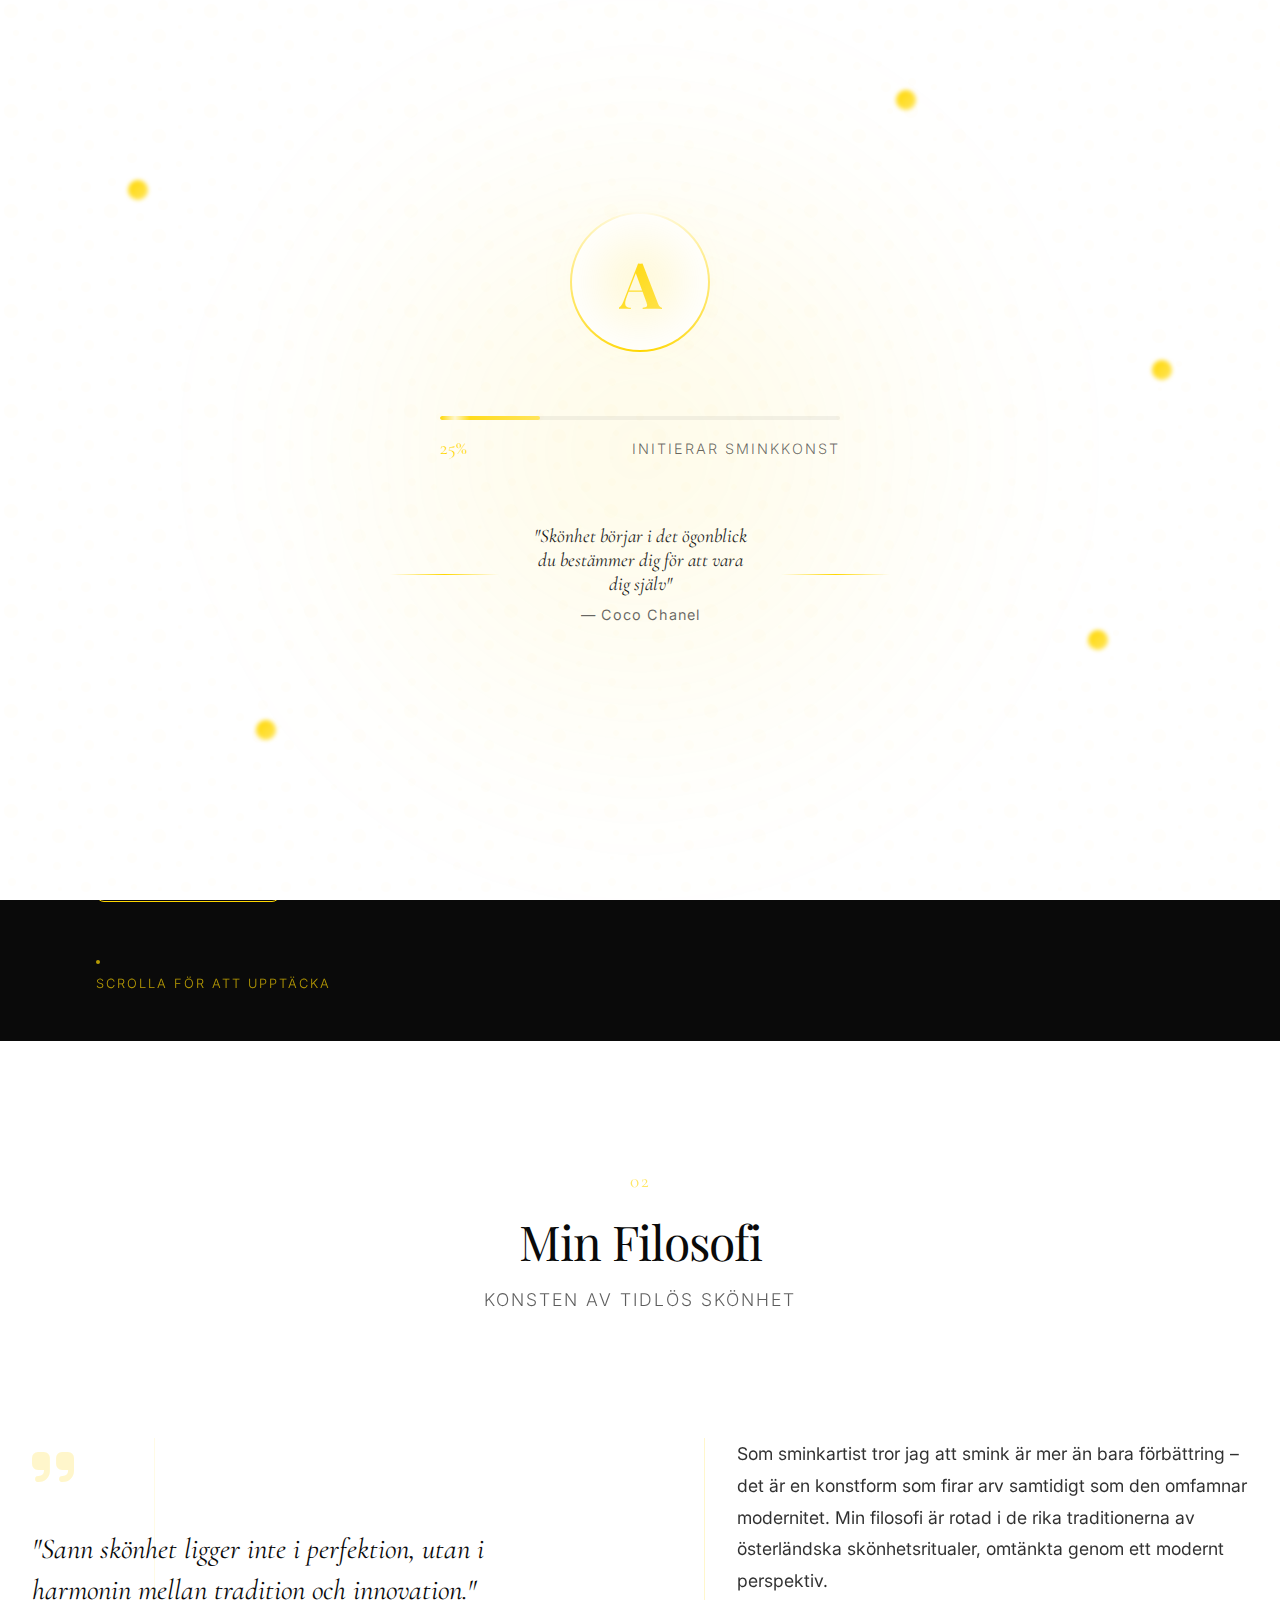
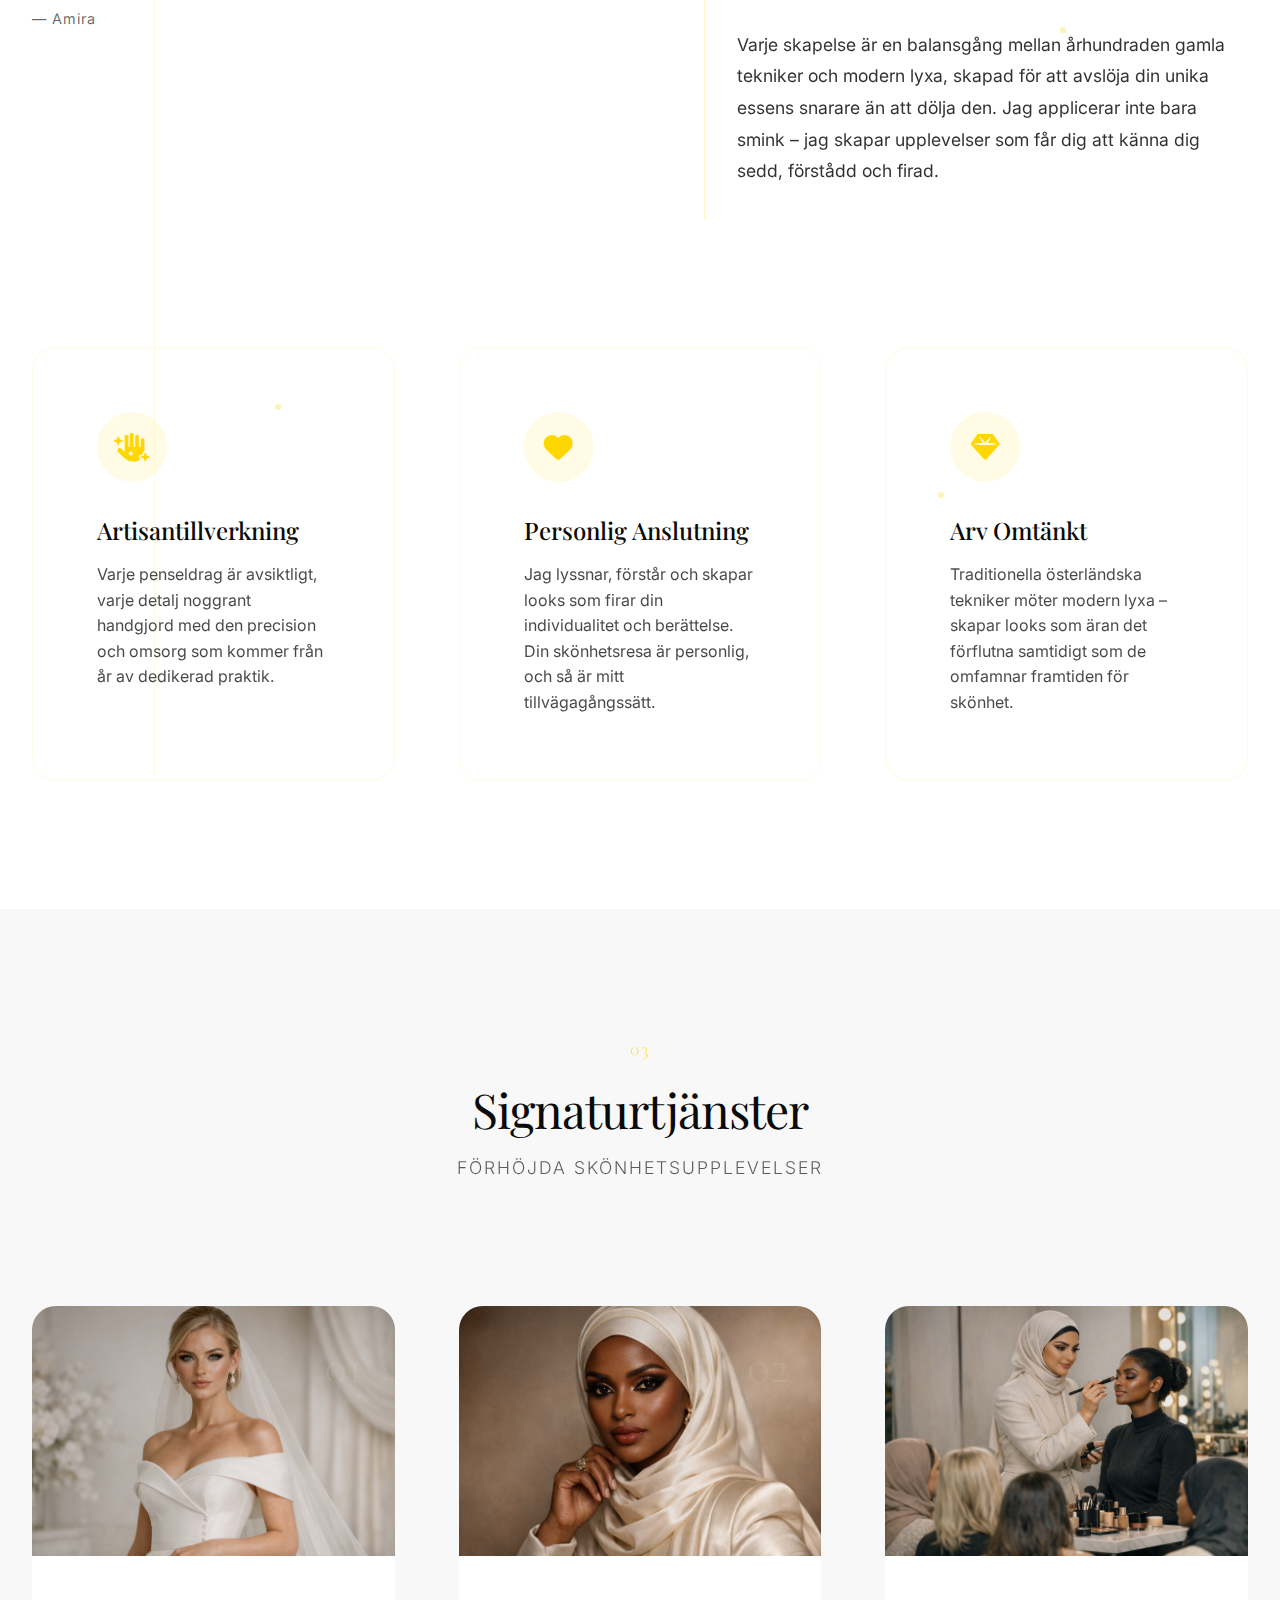
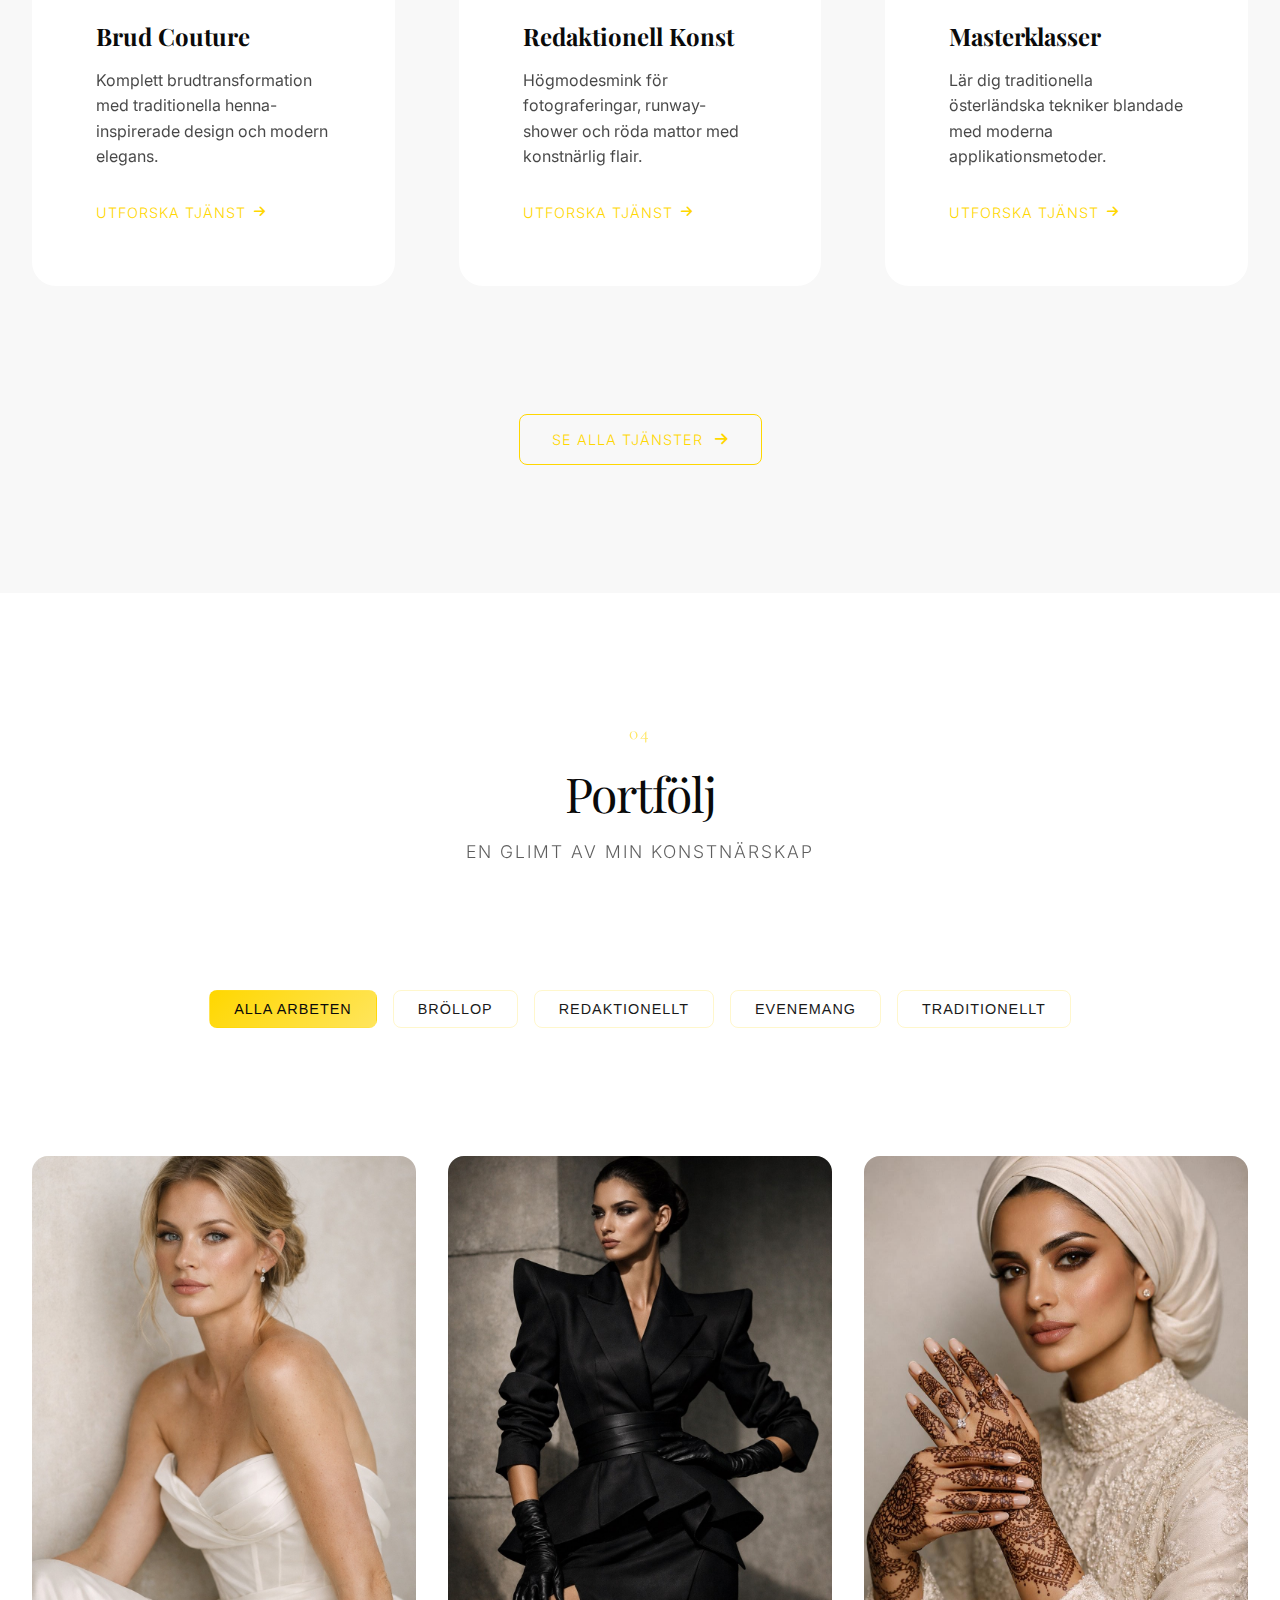
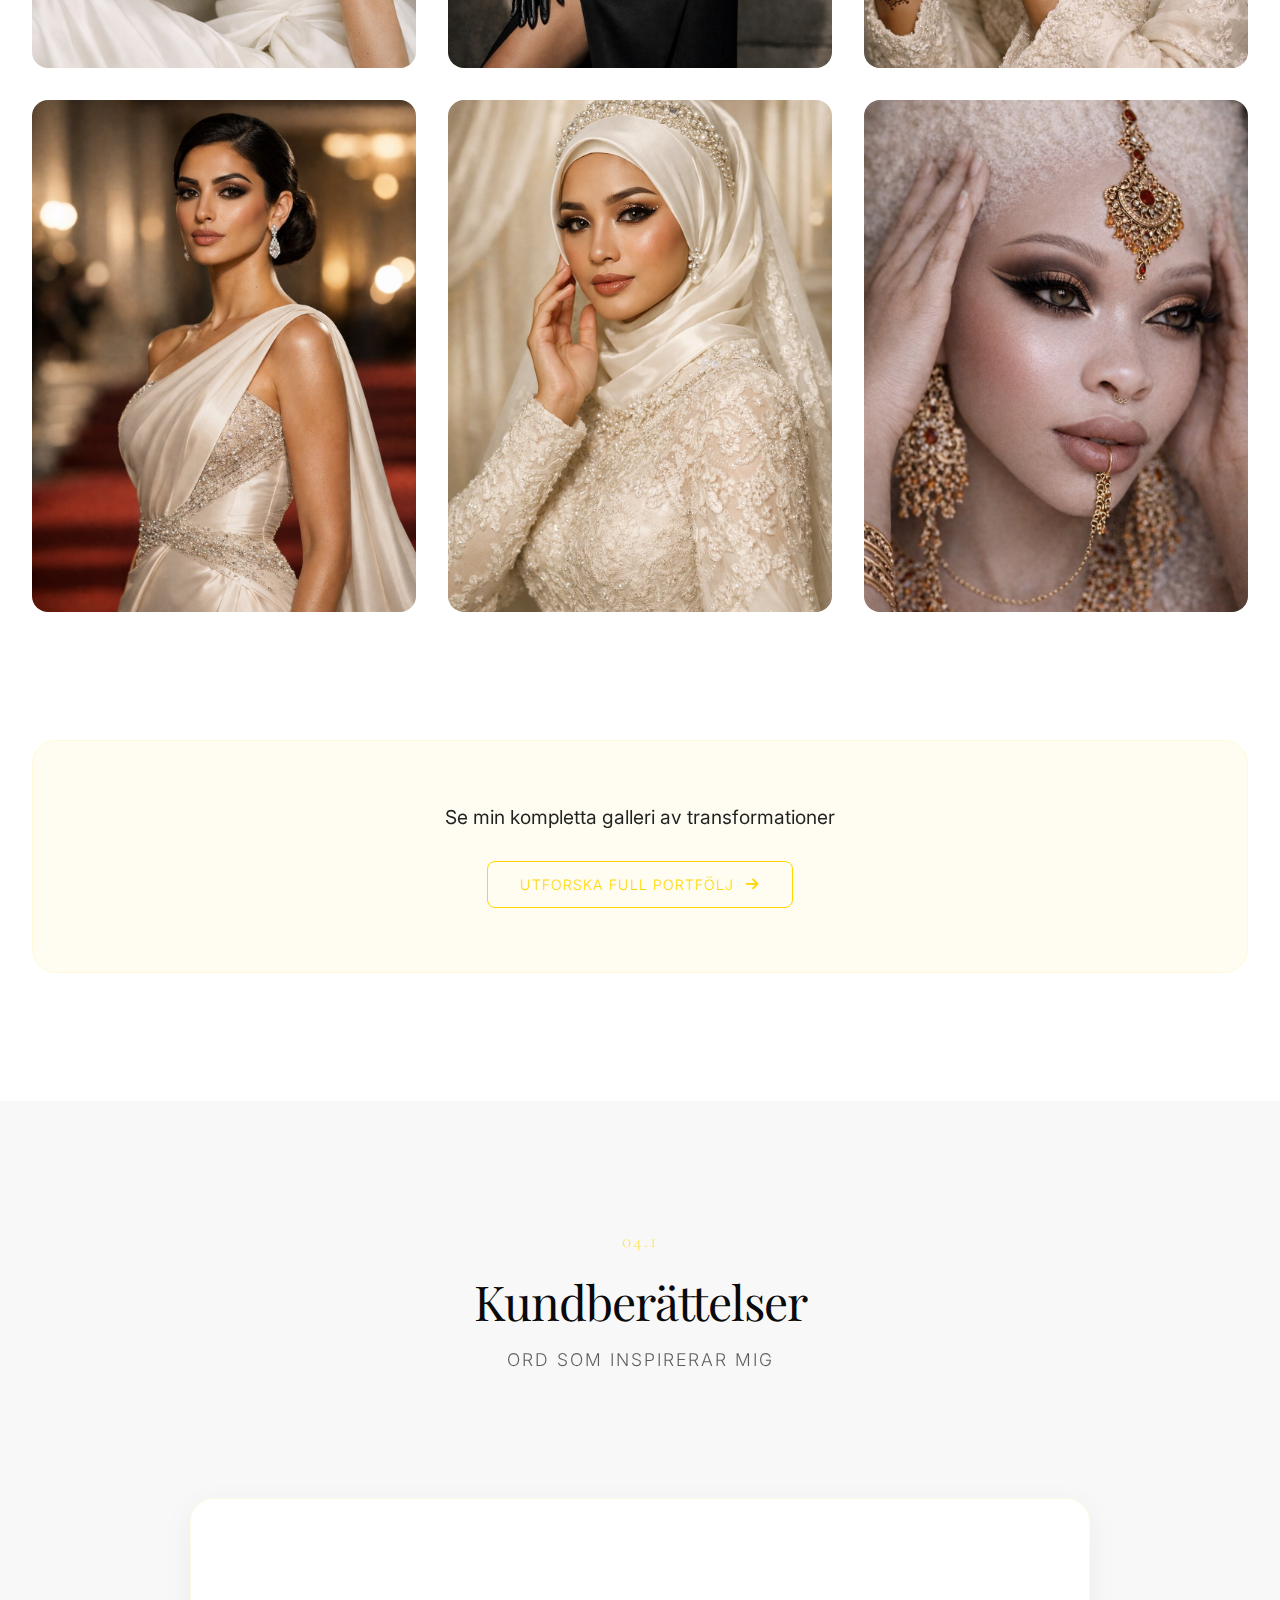
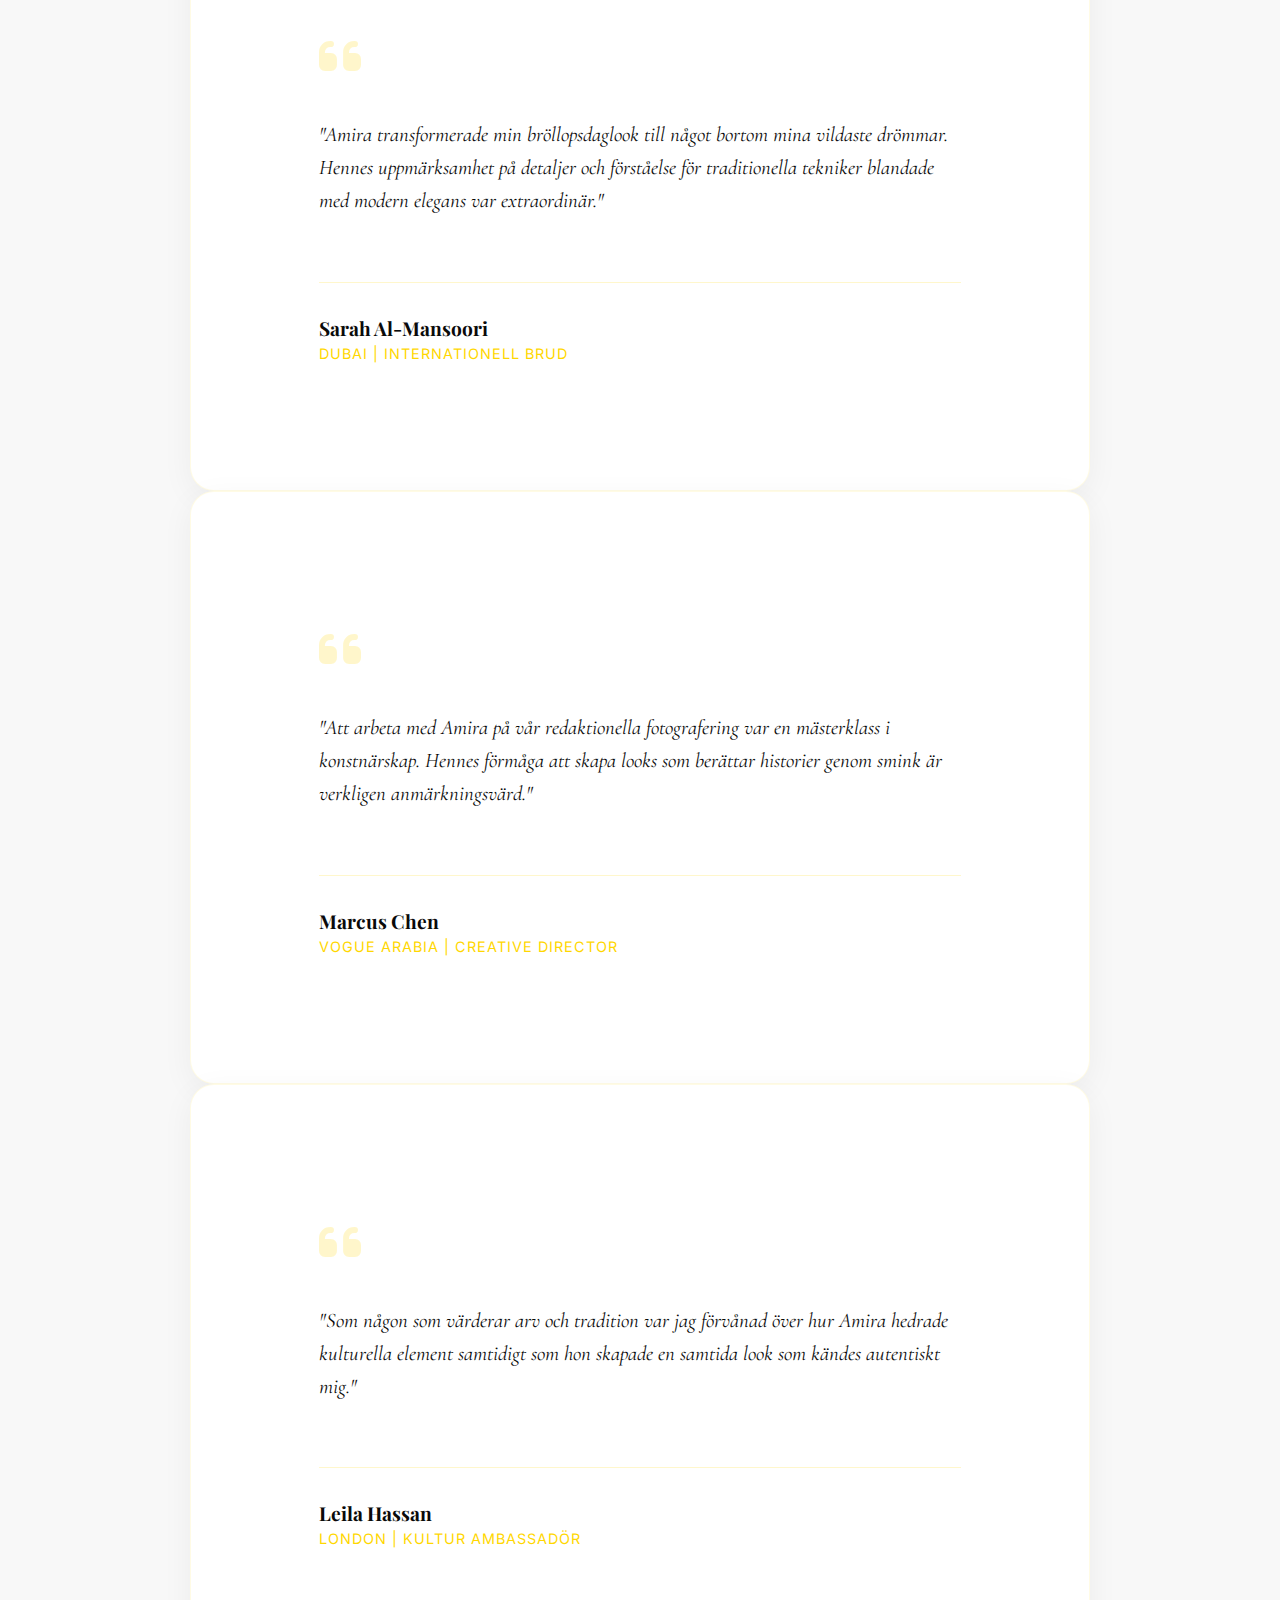
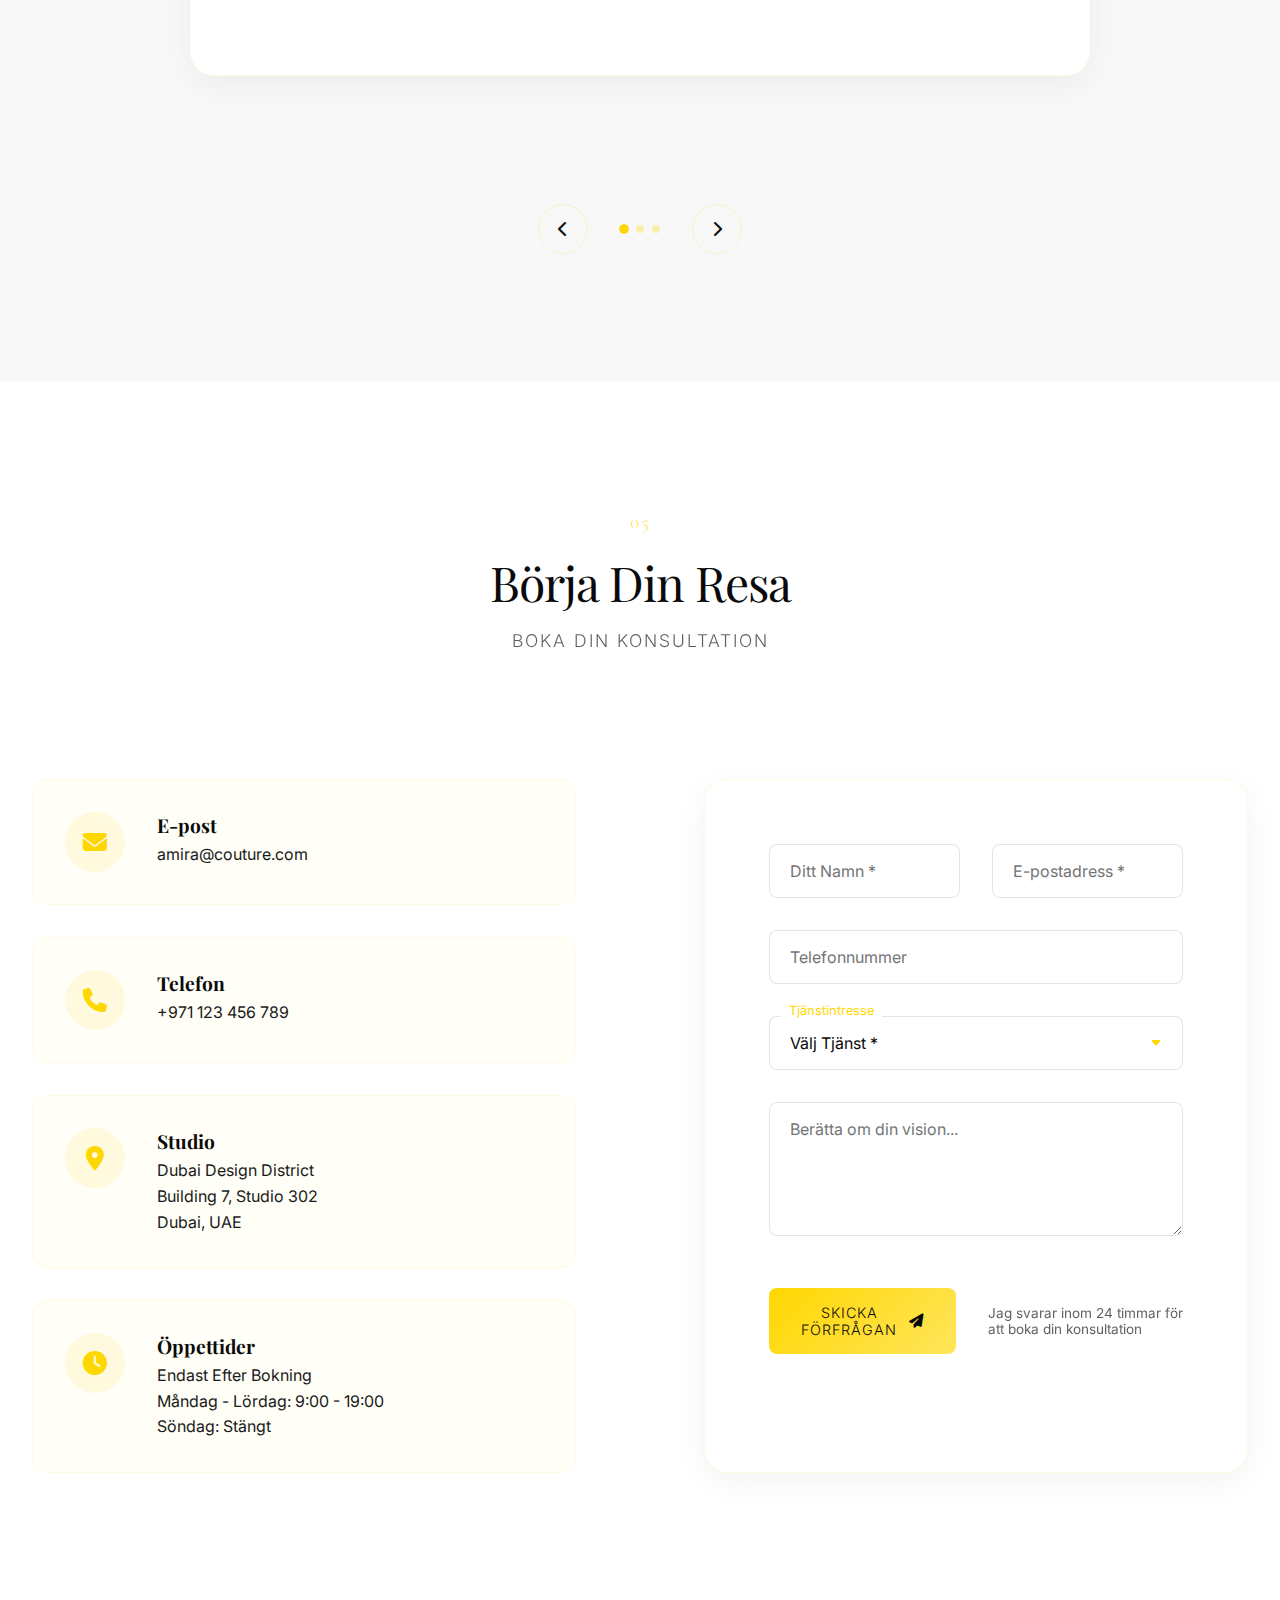
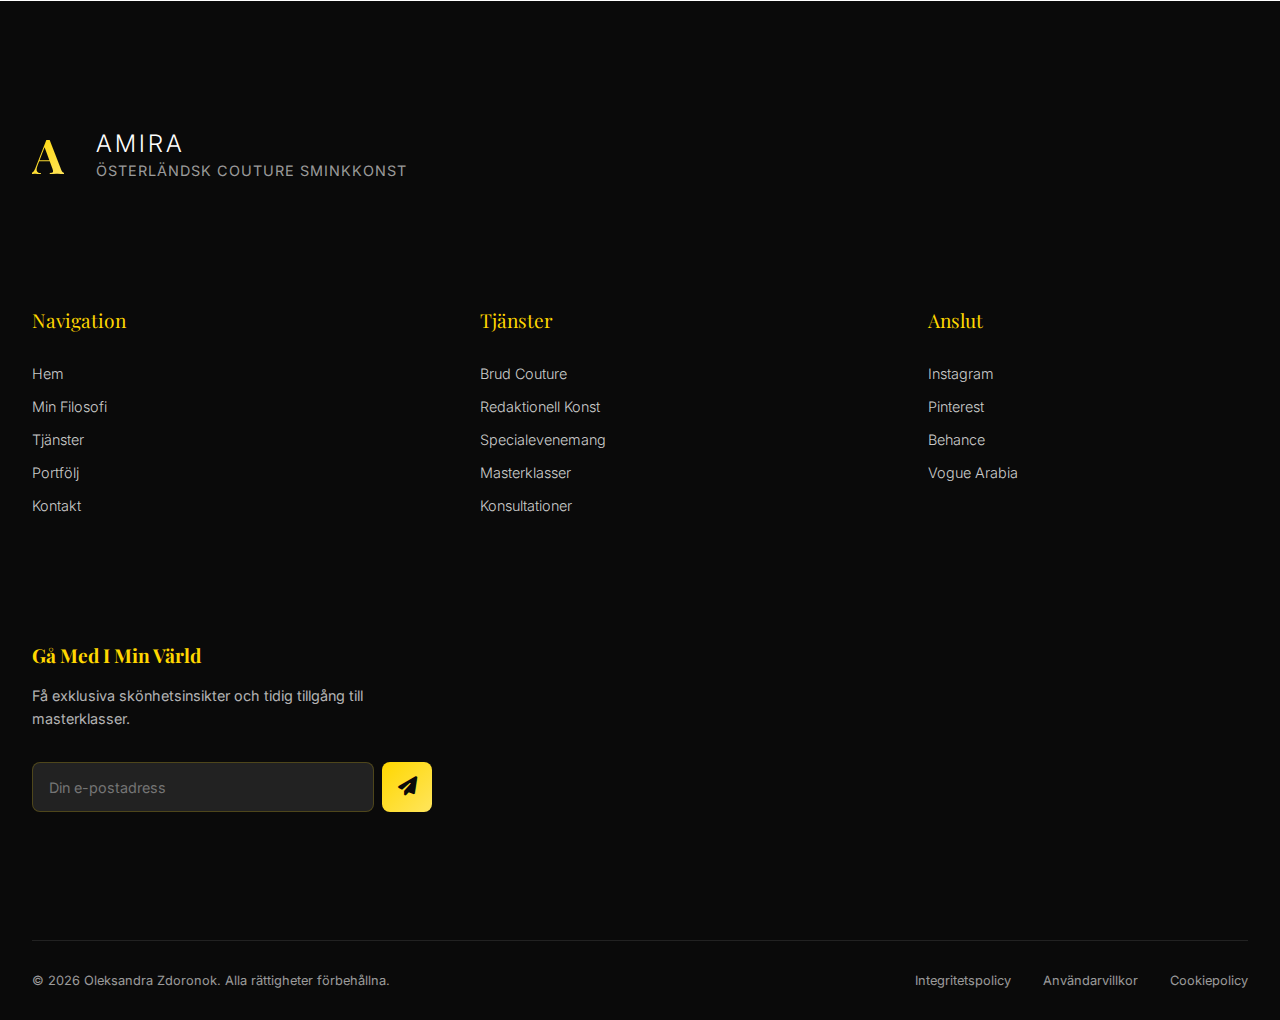
<file: sv/index_sv.html>
<!DOCTYPE html>
<html lang="sv" class="no-js">
<head>
    <meta charset="UTF-8">
    <meta name="viewport" content="width=device-width, initial-scale=1.0">
    <title>AMIRA | Österländsk Couture Sminkkonst</title>
    
    <!-- Fonts -->
    <link rel="preconnect" href="https://fonts.googleapis.com">
    <link rel="preconnect" href="https://fonts.gstatic.com" crossorigin>
    <link href="https://fonts.googleapis.com/css2?family=Cormorant+Garamond:wght@300;400;500;600;700&family=Inter:wght@100;200;300;400;500&family=Playfair+Display:wght@400;500;600;700&display=swap" rel="stylesheet">
    
    <!-- Icons -->
    <link rel="stylesheet" href="https://cdnjs.cloudflare.com/ajax/libs/font-awesome/6.4.0/css/all.min.css">
    
    <!-- Main CSS -->
    <link rel="stylesheet" href="../en/css/style.css">
    
    
    <link rel="icon" href="../favicon.ico" type="image/x-icon">
    
    <style>
        /* Quick CSS for preloader */
        .no-js .hero-title span { opacity: 1 !important; }
        body.loaded .loading-screen {
            opacity: 0;
            visibility: hidden;
            pointer-events: none;
        }
    </style>
</head>
<body>
    <!-- ===== PRELOADER ===== -->
    <div class="loading-screen">
        <!-- Animated Background -->
        <div class="loading-bg">
            <div class="bg-glow"></div>
            <div class="bg-pattern"></div>
        </div>
        
        <!-- Logo Animation -->
        <div class="loading-logo">
            <div class="logo-circle">
                <div class="circle-border">
                    <div class="circle-spin"></div>
                </div>
                <div class="logo-letter">A</div>
                <div class="logo-glow"></div>
            </div>
        </div>
        
        <!-- Progress -->
        <div class="loading-progress">
            <div class="progress-bar">
                <div class="progress-fill">
                    <div class="progress-shine"></div>
                </div>
            </div>
            <div class="progress-text">
                <span class="percentage">0%</span>
                <span class="loading-message">Laddar lyxupplevelse</span>
            </div>
        </div>
        
        <!-- Quote -->
        <div class="loading-quote">
            <div class="quote-line"></div>
            <div class="quote-content">
                <p>"Skönhet börjar i det ögonblick du bestämmer dig för att vara dig själv"</p>
                <span class="quote-author">— Coco Chanel</span>
            </div>
            <div class="quote-line"></div>
        </div>
        
        <!-- Decorative Elements -->
        <div class="loading-decor">
            <div class="decor-element de1"></div>
            <div class="decor-element de2"></div>
            <div class="decor-element de3"></div>
            <div class="decor-element de4"></div>
            <div class="decor-element de5"></div>
            <div class="decor-line dl1"></div>
            <div class="decor-line dl2"></div>
        </div>
    </div>

    <!-- ===== ANIMATED BACKGROUND ===== -->
    <div class="animated-bg">
        <div class="floating-shape shape-1"></div>
        <div class="floating-shape shape-2"></div>
        <div class="floating-shape shape-3"></div>
        <div class="sparkle sparkle-1"></div>
        <div class="sparkle sparkle-2"></div>
        <div class="sparkle sparkle-3"></div>
        <div class="sparkle sparkle-4"></div>
        <div class="sparkle sparkle-5"></div>
    </div>
    
    <!-- ===== CUSTOM CURSOR ===== -->
    <div class="cursor">
        <div class="cursor-inner"></div>
        <div class="cursor-outer"></div>
    </div>

    <!-- ===== NAVIGATION ===== -->
    <nav class="luxury-nav">
        <div class="nav-container">
            <!-- Logo -->
            <div class="nav-brand">
                <a href="#hero" class="brand-link">
                    <div class="brand-symbol">A</div>
                    <div class="brand-name">MIRA</div>
                </a>
            </div>
            
            <!-- Menu -->
            <div class="nav-menu">
                <a href="#hero" class="nav-link active">
                    <span class="link-number">01</span>
                    <span class="link-text">Hem</span>
                </a>
                <a href="#about" class="nav-link">
                    <span class="link-number">02</span>
                    <span class="link-text">Filosofi</span>
                </a>
                <a href="#services" class="nav-link">
                    <span class="link-number">03</span>
                    <span class="link-text">Tjänster</span>
                </a>
                <a href="#portfolio" class="nav-link">
                    <span class="link-number">04</span>
                    <span class="link-text">Portfölj</span>
                </a>
                <a href="#contact" class="nav-link">
                    <span class="link-number">05</span>
                    <span class="link-text">Kontakt</span>
                </a>
            </div>
            
            <!-- Right Side: Language Selector + CTA -->
            <div class="nav-right">
                <!-- Language Selector -->
                <div class="language-selector">
                    <button class="lang-btn" id="langToggle">
                        <span class="lang-code">SV</span>
                        <i class="fas fa-chevron-down lang-arrow"></i>
                    </button>
                    <div class="lang-dropdown">
                        <button class="lang-option" data-lang="en">English</button>
                        <button class="lang-option" data-lang="sv">Svenska</button>
                        <button class="lang-option" data-lang="ar">العربية</button>
                    </div>
                </div>
                
                <!-- CTA Button -->
                <div class="nav-actions">
                    <a href="#contact" class="cta-btn">
                        <span class="btn-text">Boka Nu</span>
                        <div class="btn-icon">
                            <i class="fas fa-sparkle"></i>
                        </div>
                    </a>
                </div>
            </div>
            
            <!-- Mobile Menu Toggle -->
            <button class="nav-toggle" id="mobileToggle">
                <span class="toggle-line"></span>
                <span class="toggle-line"></span>
            </button>
        </div>
    </nav>

    <!-- ===== HERO SECTION (Text left, image right) ===== -->
    <section id="hero" class="hero-section">
        <div class="hero-container">
            <!-- Text part left -->
            <div class="hero-content">
                <div class="hero-main">
                    <div class="hero-tagline">
                        <span class="tagline-text">Österländsk Couture Sminkkonst</span>
                        <div class="tagline-line"></div>
                    </div>
                    
                    <h1 class="hero-title">
                        <span class="title-line">Där Arv &</span>
                        <span class="title-line">Innovation Skapar</span>
                        <span class="title-line accent">Tidlös Skönhet</span>
                    </h1>
                    
                    <p class="hero-description">
                        Förbinder århundraden gamla österländska tekniker med modern lyxa för en oöverträffad skönhetsupplevelse.
                    </p>
                    
                    <div class="hero-buttons">
                        <a href="#contact" class="hero-btn btn-primary">
                            <span>Börja Din Resa</span>
                            <i class="fas fa-arrow-right"></i>
                        </a>
                        <a href="#portfolio" class="hero-btn btn-secondary">
                            <span>Se Portfölj</span>
                            <i class="fas fa-play"></i>
                        </a>
                    </div>
                </div>
                
                <!-- Scroll Indicator -->
                <div class="scroll-indicator">
                    <div class="indicator-dot"></div>
                    <span>Scrolla för att upptäcka</span>
                </div>
            </div>
            
            <!-- Image with animation right -->
            <div class="hero-image">
                <div class="image-container">
                    <!-- Main image -->
                    <div class="main-image" style="background-image: url('../images/hero-1.jpg');">
                        <div class="image-overlay"></div>
                    </div>
                    
                    <!-- Decorative elements on image -->
                    <div class="image-decoration deco-1"></div>
                    <div class="image-decoration deco-2"></div>
                    <div class="image-decoration deco-3"></div>
                    
                    <!-- Floating elements -->
                    <div class="floating-element fe-1">
                        <i class="fas fa-sparkle"></i>
                    </div>
                    <div class="floating-element fe-2">
                        <i class="fas fa-star"></i>
                    </div>
                    <div class="floating-element fe-3">
                        <i class="fas fa-gem"></i>
                    </div>
                </div>
            </div>
        </div>
    </section>

    <!-- ===== PHILOSOPHY SECTION ===== -->
    <section id="about" class="philosophy-section">
        <div class="section-container">
            <!-- Section Header -->
            <div class="section-header">
                <div class="section-number">02</div>
                <h2 class="section-title">Min Filosofi</h2>
                <div class="section-subtitle">Konsten Av Tidlös Skönhet</div>
            </div>
            
            <!-- Philosophy Content -->
            <div class="philosophy-content">
                <div class="philosophy-text">
                    <div class="philosophy-quote">
                        <div class="quote-icon">
                            <i class="fas fa-quote-right"></i>
                        </div>
                        <p class="quote-text">
                            "Sann skönhet ligger inte i perfektion, utan i harmonin mellan tradition och innovation."
                        </p>
                        <div class="quote-author">— Amira</div>
                    </div>
                    
                    <div class="philosophy-description">
                        <p>
                            Som sminkartist tror jag att smink är mer än bara förbättring – det är en konstform som firar arv samtidigt som den omfamnar modernitet.
                            Min filosofi är rotad i de rika traditionerna av österländska skönhetsritualer, omtänkta genom ett modernt perspektiv.
                        </p>
                        
                        <p>
                            Varje skapelse är en balansgång mellan århundraden gamla tekniker och modern lyxa, skapad för att avslöja din unika essens snarare än att dölja den.
                            Jag applicerar inte bara smink – jag skapar upplevelser som får dig att känna dig sedd, förstådd och firad.
                        </p>
                    </div>
                </div>
                
                <!-- Philosophy Grid -->
                <div class="philosophy-grid">
                    <div class="philosophy-card">
                        <div class="card-icon">
                            <div class="icon-circle">
                                <i class="fas fa-hand-sparkles"></i>
                            </div>
                        </div>
                        <h3 class="card-title">Artisantillverkning</h3>
                        <p class="card-text">Varje penseldrag är avsiktligt, varje detalj noggrant handgjord med den precision och omsorg som kommer från år av dedikerad praktik.</p>
                    </div>
                    
                    <div class="philosophy-card">
                        <div class="card-icon">
                            <div class="icon-circle">
                                <i class="fas fa-heart"></i>
                            </div>
                        </div>
                        <h3 class="card-title">Personlig Anslutning</h3>
                        <p class="card-text">Jag lyssnar, förstår och skapar looks som firar din individualitet och berättelse. Din skönhetsresa är personlig, och så är mitt tillvägagångssätt.</p>
                    </div>
                    
                    <div class="philosophy-card">
                        <div class="card-icon">
                            <div class="icon-circle">
                                <i class="fas fa-gem"></i>
                            </div>
                        </div>
                        <h3 class="card-title">Arv Omtänkt</h3>
                        <p class="card-text">Traditionella österländska tekniker möter modern lyxa – skapar looks som äran det förflutna samtidigt som de omfamnar framtiden för skönhet.</p>
                    </div>
                </div>
                
                <!-- Decorative Elements -->
                <div class="philosophy-decoration">
                    <div class="deco-line dl-1"></div>
                    <div class="deco-dot dd-1"></div>
                    <div class="deco-dot dd-2"></div>
                    <div class="deco-dot dd-3"></div>
                </div>
            </div>
        </div>
    </section>

    <!-- ===== SERVICES PREVIEW SECTION ===== -->
    <section class="services-preview">
        <div class="section-container">
            <div class="preview-header">
                <div class="section-number">03</div>
                <h2 class="section-title">Signaturtjänster</h2>
                <div class="section-subtitle">Förhöjda Skönhetsupplevelser</div>
            </div>
            
            <div class="services-slider">
                <!-- Service 1 -->
                <div class="service-item">
                    <div class="service-image">
                        <div class="image-wrapper" style="background-image: url('../images/bridal.jpg');">
                            <div class="image-overlay"></div>
                            <div class="service-number">01</div>
                        </div>
                    </div>
                    <div class="service-content">
                        <h3 class="service-title">Brud Couture</h3>
                        <p class="service-description">Komplett brudtransformation med traditionella henna-inspirerade design och modern elegans.</p>
                        <a href="#services" class="service-link">
                            <span>Utforska Tjänst</span>
                            <i class="fas fa-arrow-right"></i>
                        </a>
                    </div>
                </div>
                
                <!-- Service 2 -->
                <div class="service-item">
                    <div class="service-image">
                        <div class="image-wrapper" style="background-image: url('../images/editorial-artistry.jpg');">
                            <div class="image-overlay"></div>
                            <div class="service-number">02</div>
                        </div>
                    </div>
                    <div class="service-content">
                        <h3 class="service-title">Redaktionell Konst</h3>
                        <p class="service-description">Högmodesmink för fotograferingar, runway-shower och röda mattor med konstnärlig flair.</p>
                        <a href="services_sv.html#" class="service-link">
                            <span>Utforska Tjänst</span>
                            <i class="fas fa-arrow-right"></i>
                        </a>
                    </div>
                </div>
                
                <!-- Service 3 -->
                <div class="service-item">
                    <div class="service-image">
                        <div class="image-wrapper" style="background-image: url('../images/master-class.jpg');">
                            <div class="image-overlay"></div>
                            <div class="service-number">03</div>
                        </div>
                    </div>
                    <div class="service-content">
                        <h3 class="service-title">Masterklasser</h3>
                        <p class="service-description">Lär dig traditionella österländska tekniker blandade med moderna applikationsmetoder.</p>
                        <a href="#services" class="service-link">
                            <span>Utforska Tjänst</span>
                            <i class="fas fa-arrow-right"></i>
                        </a>
                    </div>
                </div>
            </div>
            
            <div class="preview-footer">
                <a href="services_sv.html" class="view-all-btn">
                    <span>Se Alla Tjänster</span>
                    <i class="fas fa-arrow-right"></i>
                </a>
            </div>
        </div>
    </section>

    <!-- ===== PORTFOLIO SECTION ===== -->
    <section id="portfolio" class="portfolio-section">
        <div class="section-container">
            <!-- Section Header -->
            <div class="section-header">
                <div class="section-number">04</div>
                <h2 class="section-title">Portfölj</h2>
                <div class="section-subtitle">En Glimt Av Min Konstnärskap</div>
            </div>
            
            <!-- Portfolio Filter -->
            <div class="portfolio-filter">
                <button class="filter-btn active" data-filter="all">Alla Arbeten</button>
                <button class="filter-btn" data-filter="bridal">Bröllop</button>
                <button class="filter-btn" data-filter="editorial">Redaktionellt</button>
                <button class="filter-btn" data-filter="events">Evenemang</button>
                <button class="filter-btn" data-filter="traditional">Traditionellt</button>
            </div>
            
            <!-- Portfolio Grid -->
            <div class="portfolio-grid">
                <!-- Portfolio Item 1 -->
                <div class="portfolio-item" data-category="bridal" data-description="Utmärkt bröllopsmakeup med guldackcenter och lätta arabiska mönster. Skapad för en traditionell österländsk bröllopsceremoni, denna look inkluderar handmålade motiv och 24k guldblad detaljer som fångar essensen av lyx och tradition. Bruden ville ha en look som hedrade hennes arv samtidigt som den kändes modern och elegant.">
                    <div class="portfolio-image">
                        <img src="../images/bridal-1.jpg" alt="Förtrollad Brud Makeup" class="portfolio-img">
                        <div class="portfolio-overlay">
                            <div class="overlay-content">
                                <h3 class="portfolio-title">Förtrollad Brud</h3>
                                <p class="portfolio-category">Brud Couture</p>
                                <button class="view-project-btn">
                                    <i class="fas fa-expand"></i>
                                </button>
                            </div>
                        </div>
                    </div>
                </div>
                
                <!-- Portfolio Item 2 -->
                <div class="portfolio-item" data-category="editorial" data-description="Redaktionell fotografering för Vogue Arabia med förgyllda ackcenter och djärva geometriska mönster. Denna look inspirerades av traditionell islamisk konst och arkitektur, omtänkt för modern högsmode. De metalliska elementen fångar ljuset vackert och skapar en förtrollande effekt som fotograferar exceptionellt bra.">
                    <div class="portfolio-image">
                        <img src="../images/editorial-1.jpg" alt="Förgylld Redaktionell Makeup" class="portfolio-img">
                        <div class="portfolio-overlay">
                            <div class="overlay-content">
                                <h3 class="portfolio-title">Förgylld Redaktionell</h3>
                                <p class="portfolio-category">Mode Magasin</p>
                                <button class="view-project-btn">
                                    <i class="fas fa-expand"></i>
                                </button>
                            </div>
                        </div>
                    </div>
                </div>
                
                <!-- Portfolio Item 3 -->
                <div class="portfolio-item" data-category="traditional" data-description="Traditionell henna-festmakeup som kombinerar naturliga jordtoner med symboliska mönster. Skapad för en förbröllop henna-ceremoni, denna look hedrar Bedouin-skönhetstraditioner samtidigt som den behåller en mjuk, romantisk känsla. Den jordiga färgpaletten kompletterar henna-design perfekt.">
                    <div class="portfolio-image">
                        <img src="../images/traditional-1.jpg" alt="Henna Fest Makeup" class="portfolio-img">
                        <div class="portfolio-overlay">
                            <div class="overlay-content">
                                <h3 class="portfolio-title">Henna Celebration</h3>
                                <p class="portfolio-category">Traditionell Ceremoni</p>
                                <button class="view-project-btn">
                                    <i class="fas fa-expand"></i>
                                </button>
                            </div>
                        </div>
                    </div>
                </div>
                
                <!-- Portfolio Item 4 -->
                <div class="portfolio-item" data-category="events" data-description="Röda mattan glamour för Dubai International Film Festival. Denna sofistikerade kvällslook inkluderar smoky eyes med metalliska ackcenter och perfekt konturerade drag som står sig mot kamerablixtar och starka ljus. Looken designades för att vara tidlös men ändå göra ett statement.">
                    <div class="portfolio-image">
                        <img src="../images/event-1.jpg" alt="Röda Mattan Makeup" class="portfolio-img">
                        <div class="portfolio-overlay">
                            <div class="overlay-content">
                                <h3 class="portfolio-title">Röda Mattan Glamour</h3>
                                <p class="portfolio-category">Utmärkelsesceremoni</p>
                                <button class="view-project-btn">
                                    <i class="fas fa-expand"></i>
                                </button>
                            </div>
                        </div>
                    </div>
                </div>
                
                <!-- Portfolio Item 5 -->
                <div class="portfolio-item" data-category="bridal" data-description="Modern kunglig bröllopslook med en samtida tolkning av traditionella element. De rena linjerna och subtila glittret skapar en kunglig men ändå tillgänglig estetik. Denna look var perfekt för en brud som ville känna sig kunglig utan att vara för traditionell.">
                    <div class="portfolio-image">
                        <img src="../images/bridal-2.jpg" alt="Modern Royalty Makeup" class="portfolio-img">
                        <div class="portfolio-overlay">
                            <div class="overlay-content">
                                <h3 class="portfolio-title">Modern Royalty</h3>
                                <p class="portfolio-category">Brud Couture</p>
                                <button class="view-project-btn">
                                    <i class="fas fa-expand"></i>
                                </button>
                            </div>
                        </div>
                    </div>
                </div>
                
                <!-- Portfolio Item 6 -->
                <div class="portfolio-item" data-category="editorial" data-description="Modekampanj inspirerad av ökenblommor och oas skönhet. Denna eteriska look inkluderar mjuka pastellfärger blandade med metalliska ackcenter, vilket skapar en drömlik, annorlunda effekt. Sminket designades för att komplettera intrikata smycken och flytande tyger.">
                    <div class="portfolio-image">
                        <img src="../images/editorial-2.jpg" alt="Desert Bloom Makeup" class="portfolio-img">
                        <div class="portfolio-overlay">
                            <div class="overlay-content">
                                <h3 class="portfolio-title">Ökenblomning</h3>
                                <p class="portfolio-category">Modekampanj</p>
                                <button class="view-project-btn">
                                    <i class="fas fa-expand"></i>
                                </button>
                            </div>
                        </div>
                    </div>
                </div>
            </div>
            
            <!-- Portfolio CTA -->
            <div class="portfolio-cta">
                <p class="cta-text">Se min kompletta galleri av transformationer</p>
                <a href="gallery_sv.html" class="cta-btn">
                    <span>Utforska Full Portfölj</span>
                    <i class="fas fa-arrow-right"></i>
                </a>
            </div>
        </div>
    </section>

    <!-- ===== TESTIMONIALS SECTION ===== -->
    <section class="testimonials-section">
        <div class="section-container">
            <div class="testimonials-header">
                <div class="section-number">04.1</div>
                <h2 class="section-title">Kundberättelser</h2>
                <div class="section-subtitle">Ord Som Inspirerar Mig</div>
            </div>
            
            <div class="testimonials-slider">
                <!-- Testimonial 1 -->
                <div class="testimonial-item">
                    <div class="testimonial-content">
                        <div class="quote-mark">
                            <i class="fas fa-quote-left"></i>
                        </div>
                        <p class="testimonial-text">
                            "Amira transformerade min bröllopsdaglook till något bortom mina vildaste drömmar.
                            Hennes uppmärksamhet på detaljer och förståelse för traditionella tekniker blandade med modern elegans var extraordinär."
                        </p>
                        <div class="client-info">
                            <h4 class="client-name">Sarah Al-Mansoori</h4>
                            <p class="client-details">Dubai | Internationell Brud</p>
                        </div>
                    </div>
                </div>
                
                <!-- Testimonial 2 -->
                <div class="testimonial-item">
                    <div class="testimonial-content">
                        <div class="quote-mark">
                            <i class="fas fa-quote-left"></i>
                        </div>
                        <p class="testimonial-text">
                            "Att arbeta med Amira på vår redaktionella fotografering var en mästerklass i konstnärskap.
                            Hennes förmåga att skapa looks som berättar historier genom smink är verkligen anmärkningsvärd."
                        </p>
                        <div class="client-info">
                            <h4 class="client-name">Marcus Chen</h4>
                            <p class="client-details">Vogue Arabia | Creative Director</p>
                        </div>
                    </div>
                </div>
                
                <!-- Testimonial 3 -->
                <div class="testimonial-item">
                    <div class="testimonial-content">
                        <div class="quote-mark">
                            <i class="fas fa-quote-left"></i>
                        </div>
                        <p class="testimonial-text">
                            "Som någon som värderar arv och tradition var jag förvånad över hur Amira hedrade
                            kulturella element samtidigt som hon skapade en samtida look som kändes autentiskt mig."
                        </p>
                        <div class="client-info">
                            <h4 class="client-name">Leila Hassan</h4>
                            <p class="client-details">London | Kultur Ambassadör</p>
                        </div>
                    </div>
                </div>
            </div>
            
            <!-- Testimonial Navigation -->
            <div class="testimonial-nav">
                <button class="nav-btn prev-btn">
                    <i class="fas fa-chevron-left"></i>
                </button>
                <div class="nav-dots">
                    <span class="nav-dot active"></span>
                    <span class="nav-dot"></span>
                    <span class="nav-dot"></span>
                </div>
                <button class="nav-btn next-btn">
                    <i class="fas fa-chevron-right"></i>
                </button>
            </div>
        </div>
    </section>

    <!-- ===== CONTACT SECTION ===== -->
    <section id="contact" class="contact-section">
        <div class="section-container">
            <!-- Section Header -->
            <div class="section-header">
                <div class="section-number">05</div>
                <h2 class="section-title">Börja Din Resa</h2>
                <div class="section-subtitle">Boka Din Konsultation</div>
            </div>
            
            <div class="contact-wrapper">
                <!-- Contact Info -->
                <div class="contact-info">
                    <div class="info-card">
                        <div class="info-icon">
                            <i class="fas fa-envelope"></i>
                        </div>
                        <div class="info-content">
                            <h3 class="info-title">E-post</h3>
                            <a href="mailto:amira@couture.com" class="info-link">amira@couture.com</a>
                        </div>
                    </div>
                    
                    <div class="info-card">
                        <div class="info-icon">
                            <i class="fas fa-phone"></i>
                        </div>
                        <div class="info-content">
                            <h3 class="info-title">Telefon</h3>
                            <a href="tel:+971123456789" class="info-link">+971 123 456 789</a>
                        </div>
                    </div>
                    
                    <div class="info-card">
                        <div class="info-icon">
                            <i class="fas fa-map-marker-alt"></i>
                        </div>
                        <div class="info-content">
                            <h3 class="info-title">Studio</h3>
                            <p class="info-text">
                                Dubai Design District<br>
                                Building 7, Studio 302<br>
                                Dubai, UAE
                            </p>
                        </div>
                    </div>
                    
                    <div class="info-card">
                        <div class="info-icon">
                            <i class="fas fa-clock"></i>
                        </div>
                        <div class="info-content">
                            <h3 class="info-title">Öppettider</h3>
                            <p class="info-text">
                                Endast Efter Bokning<br>
                                Måndag - Lördag: 9:00 - 19:00<br>
                                Söndag: Stängt
                            </p>
                        </div>
                    </div>
                </div>
                
                <!-- Contact Form -->
                <div class="contact-form-wrapper">
                    <form class="contact-form" id="contactForm">
                        <div class="form-row">
                            <div class="form-group">
                                <input type="text" id="name" name="name" required placeholder="Ditt Namn *">
                                <label for="name">Fullständigt Namn</label>
                            </div>
                            <div class="form-group">
                                <input type="email" id="email" name="email" required placeholder="E-postadress *">
                                <label for="email">E-postadress</label>
                            </div>
                        </div>
                        
                        <div class="form-group">
                            <input type="tel" id="phone" name="phone" placeholder="Telefonnummer">
                            <label for="phone">Telefonnummer</label>
                        </div>
                        
                        <div class="form-group">
                            <select id="service" name="service" required>
                                <option value="" disabled selected>Välj Tjänst *</option>
                                <option value="bridal">Brud Couture</option>
                                <option value="editorial">Redaktionell Konst</option>
                                <option value="events">Specialevenemang</option>
                                <option value="masterclass">Masterklasser</option>
                                <option value="consultation">Personlig Konsultation</option>
                            </select>
                            <label for="service">Tjänstintresse</label>
                        </div>
                        
                        <div class="form-group">
                            <textarea id="message" name="message" rows="5" placeholder="Berätta om din vision..."></textarea>
                            <label for="message">Ditt Meddelande</label>
                        </div>
                        
                        <div class="form-footer">
                            <button type="submit" class="submit-btn">
                                <span>Skicka Förfrågan</span>
                                <i class="fas fa-paper-plane"></i>
                            </button>
                            <p class="form-note">Jag svarar inom 24 timmar för att boka din konsultation</p>
                        </div>
                    </form>
                </div>
            </div>
        </div>
    </section>

    <!-- ===== FOOTER ===== -->
    <footer class="luxury-footer">
        <div class="footer-container">
            <!-- Footer Logo -->
            <div class="footer-logo">
                <div class="footer-symbol">A</div>
                <div class="footer-brand">
                    <div class="footer-name">AMIRA</div>
                    <div class="footer-tagline">Österländsk Couture Sminkkonst</div>
                </div>
            </div>
            
            <!-- Footer Navigation -->
            <div class="footer-nav">
                <div class="nav-column">
                    <h4 class="nav-title">Navigation</h4>
                    <a href="#hero" class="footer-link">Hem</a>
                    <a href="#about" class="footer-link">Min Filosofi</a>
                    <a href="#services" class="footer-link">Tjänster</a>
                    <a href="#portfolio" class="footer-link">Portfölj</a>
                    <a href="#contact" class="footer-link">Kontakt</a>
                </div>
                
                <div class="nav-column">
                    <h4 class="nav-title">Tjänster</h4>
                    <a href="#" class="footer-link">Brud Couture</a>
                    <a href="#" class="footer-link">Redaktionell Konst</a>
                    <a href="#" class="footer-link">Specialevenemang</a>
                    <a href="#" class="footer-link">Masterklasser</a>
                    <a href="#" class="footer-link">Konsultationer</a>
                </div>
                
                <div class="nav-column">
                    <h4 class="nav-title">Anslut</h4>
                    <a href="#" class="footer-link">Instagram</a>
                    <a href="#" class="footer-link">Pinterest</a>
                    <a href="#" class="footer-link">Behance</a>
                    <a href="#" class="footer-link">Vogue Arabia</a>
                </div>
            </div>
            
            <!-- Footer Newsletter -->
            <div class="footer-newsletter">
                <h4 class="newsletter-title">Gå Med I Min Värld</h4>
                <p class="newsletter-text">Få exklusiva skönhetsinsikter och tidig tillgång till masterklasser.</p>
                <form class="newsletter-form">
                    <input type="email" placeholder="Din e-postadress" required>
                    <button type="submit">
                        <i class="fas fa-paper-plane"></i>
                    </button>
                </form>
            </div>
            
            <!-- Footer Bottom -->
            <div class="footer-bottom">
                <div class="copyright">
                    © 2026 Oleksandra Zdoronok. Alla rättigheter förbehållna.
                </div>
                <div class="footer-links">
                    <a href="#" class="footer-bottom-link">Integritetspolicy</a>
                    <a href="#" class="footer-bottom-link">Användarvillkor</a>
                    <a href="#" class="footer-bottom-link">Cookiepolicy</a>
                </div>
            </div>
        </div>
    </footer>

    <!-- Scripts -->
    <script src="https://cdnjs.cloudflare.com/ajax/libs/gsap/3.12.2/gsap.min.js"></script>
    
    <!-- Main JS -->
    <script src="../sv/js/main.js"></script>
</body>
</html>
</file>
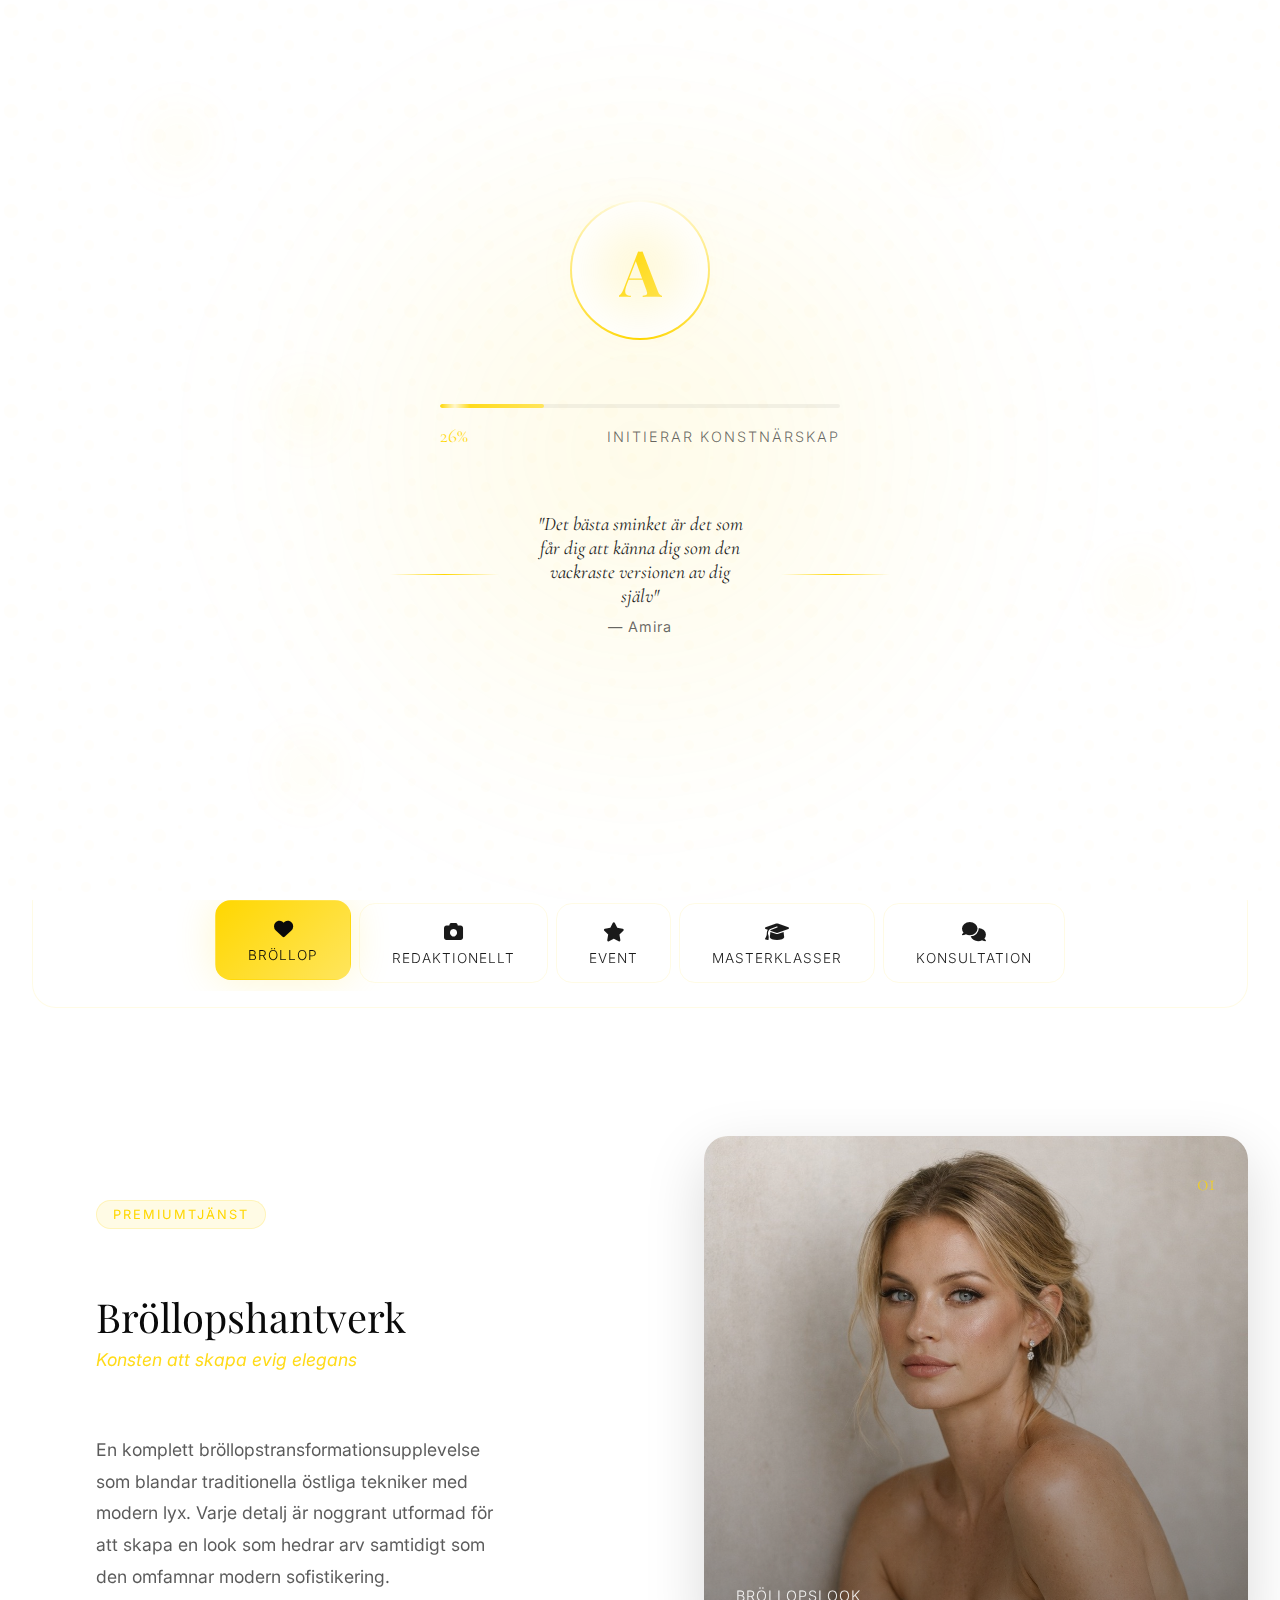
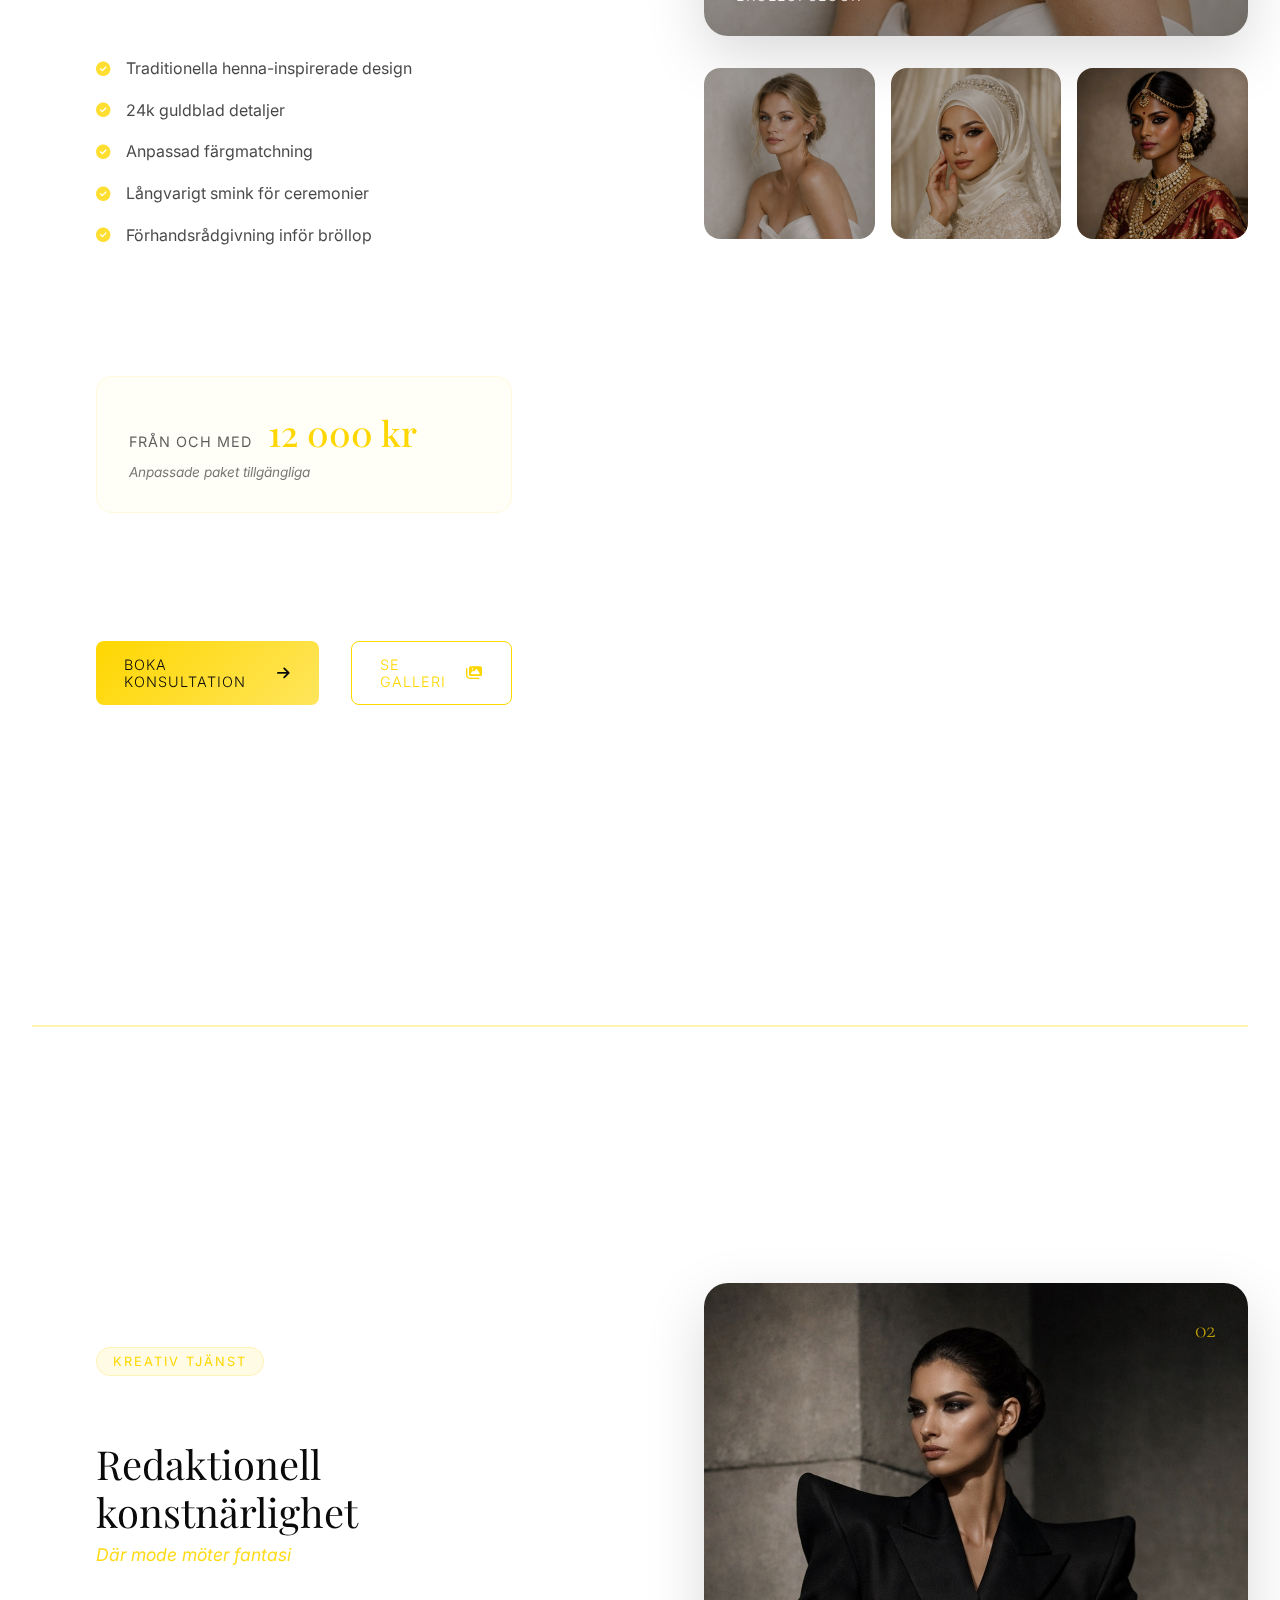
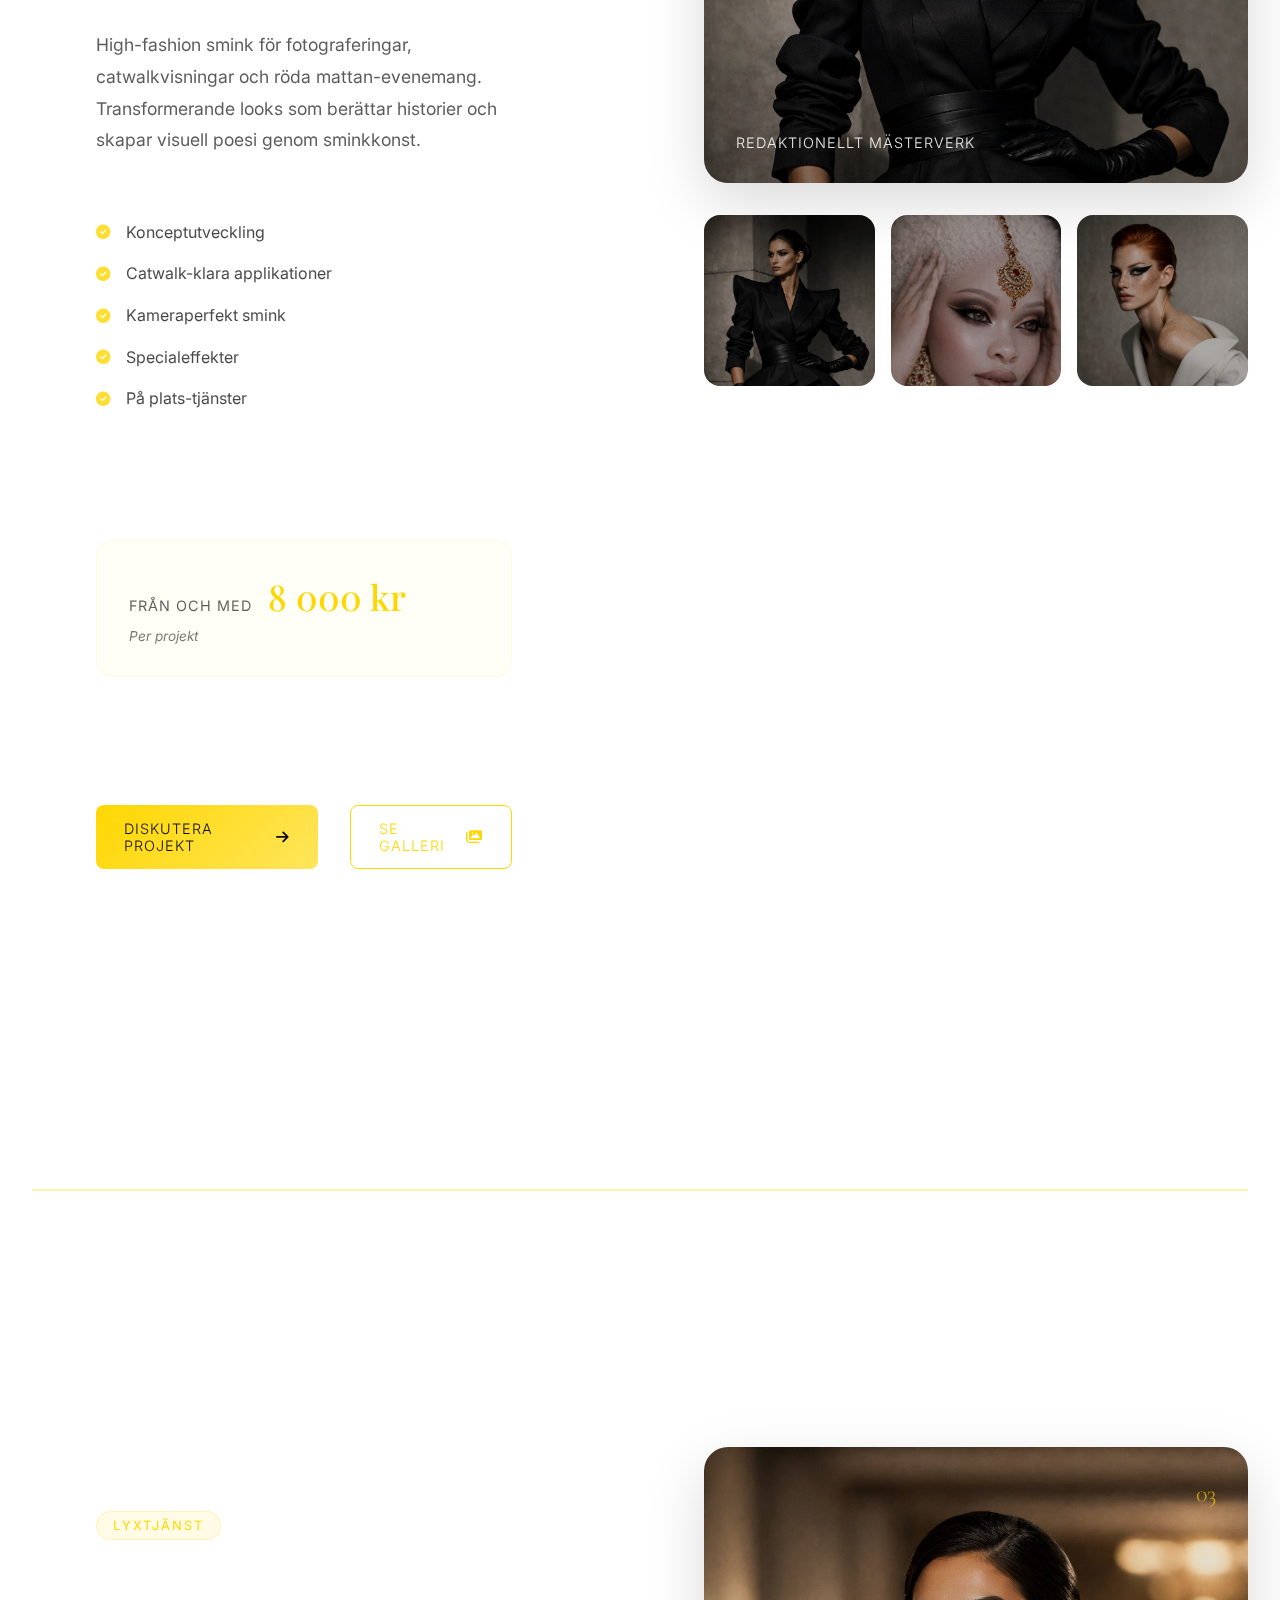
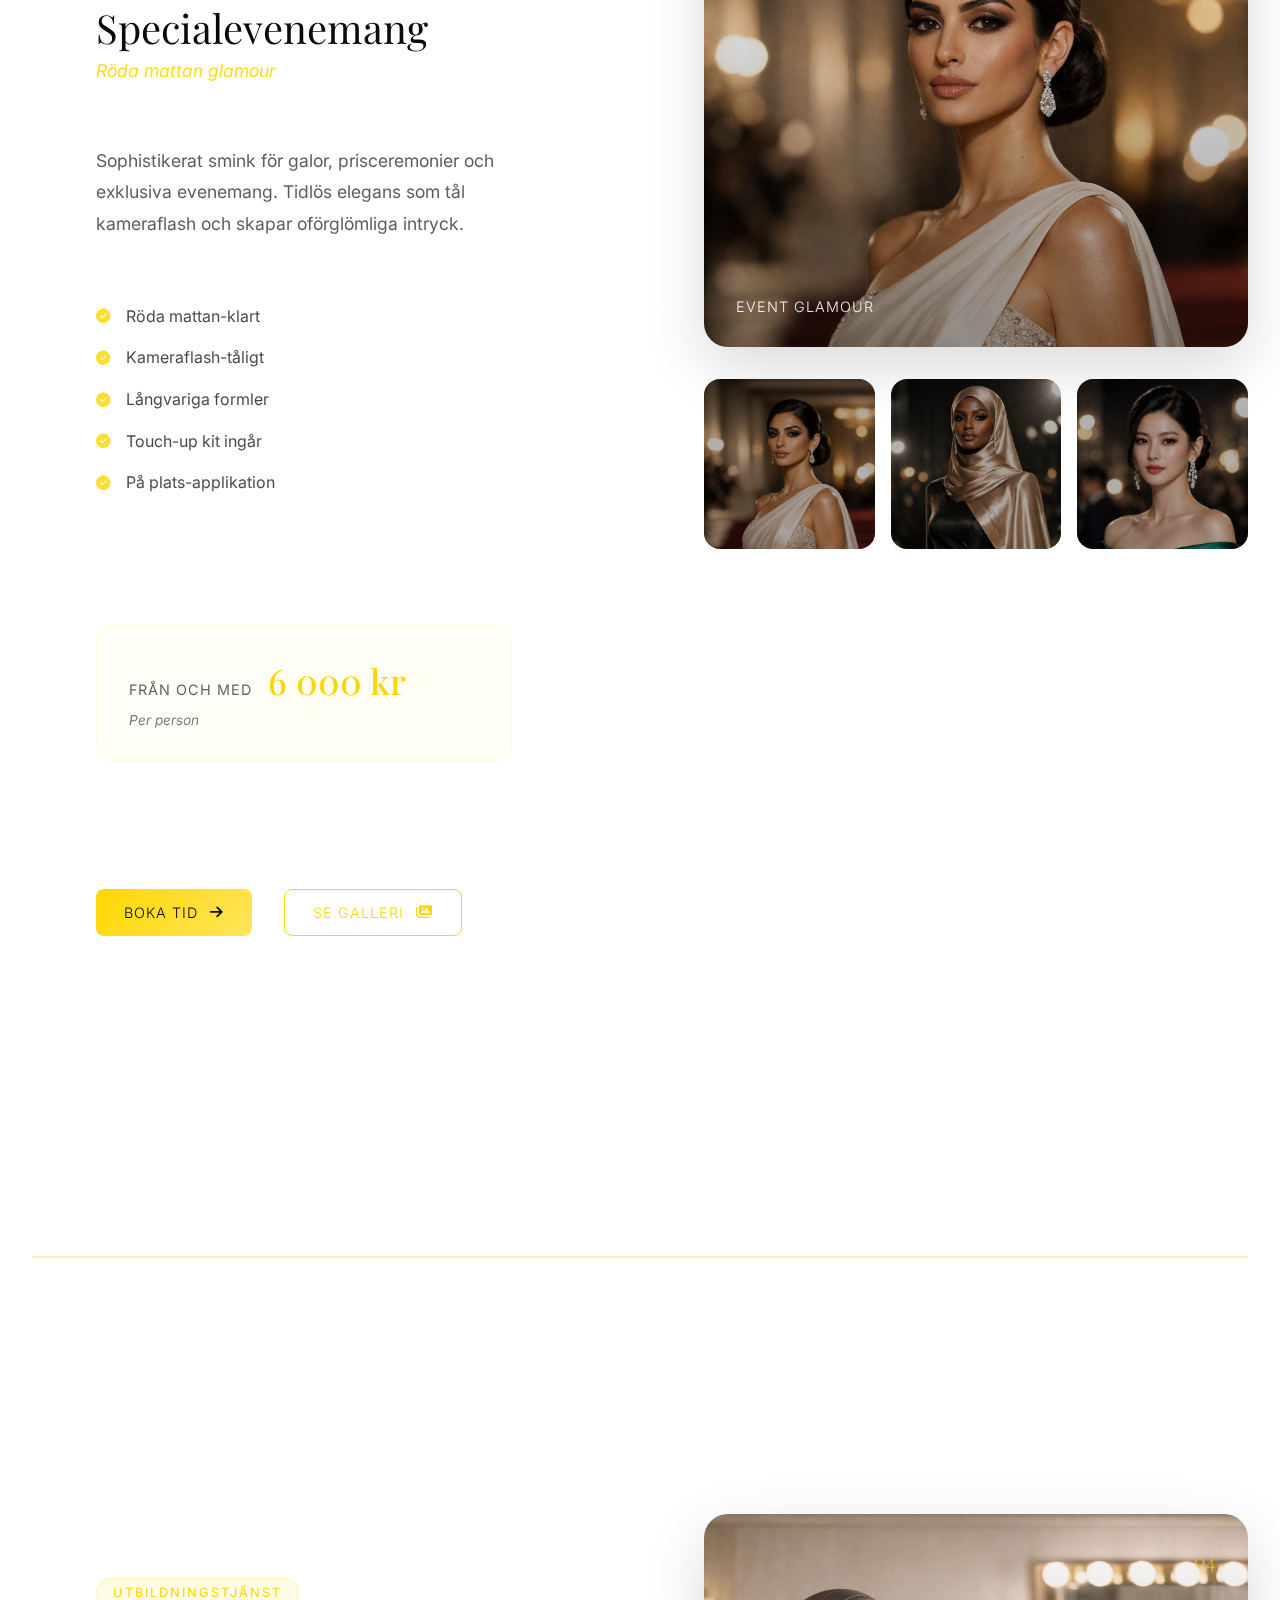
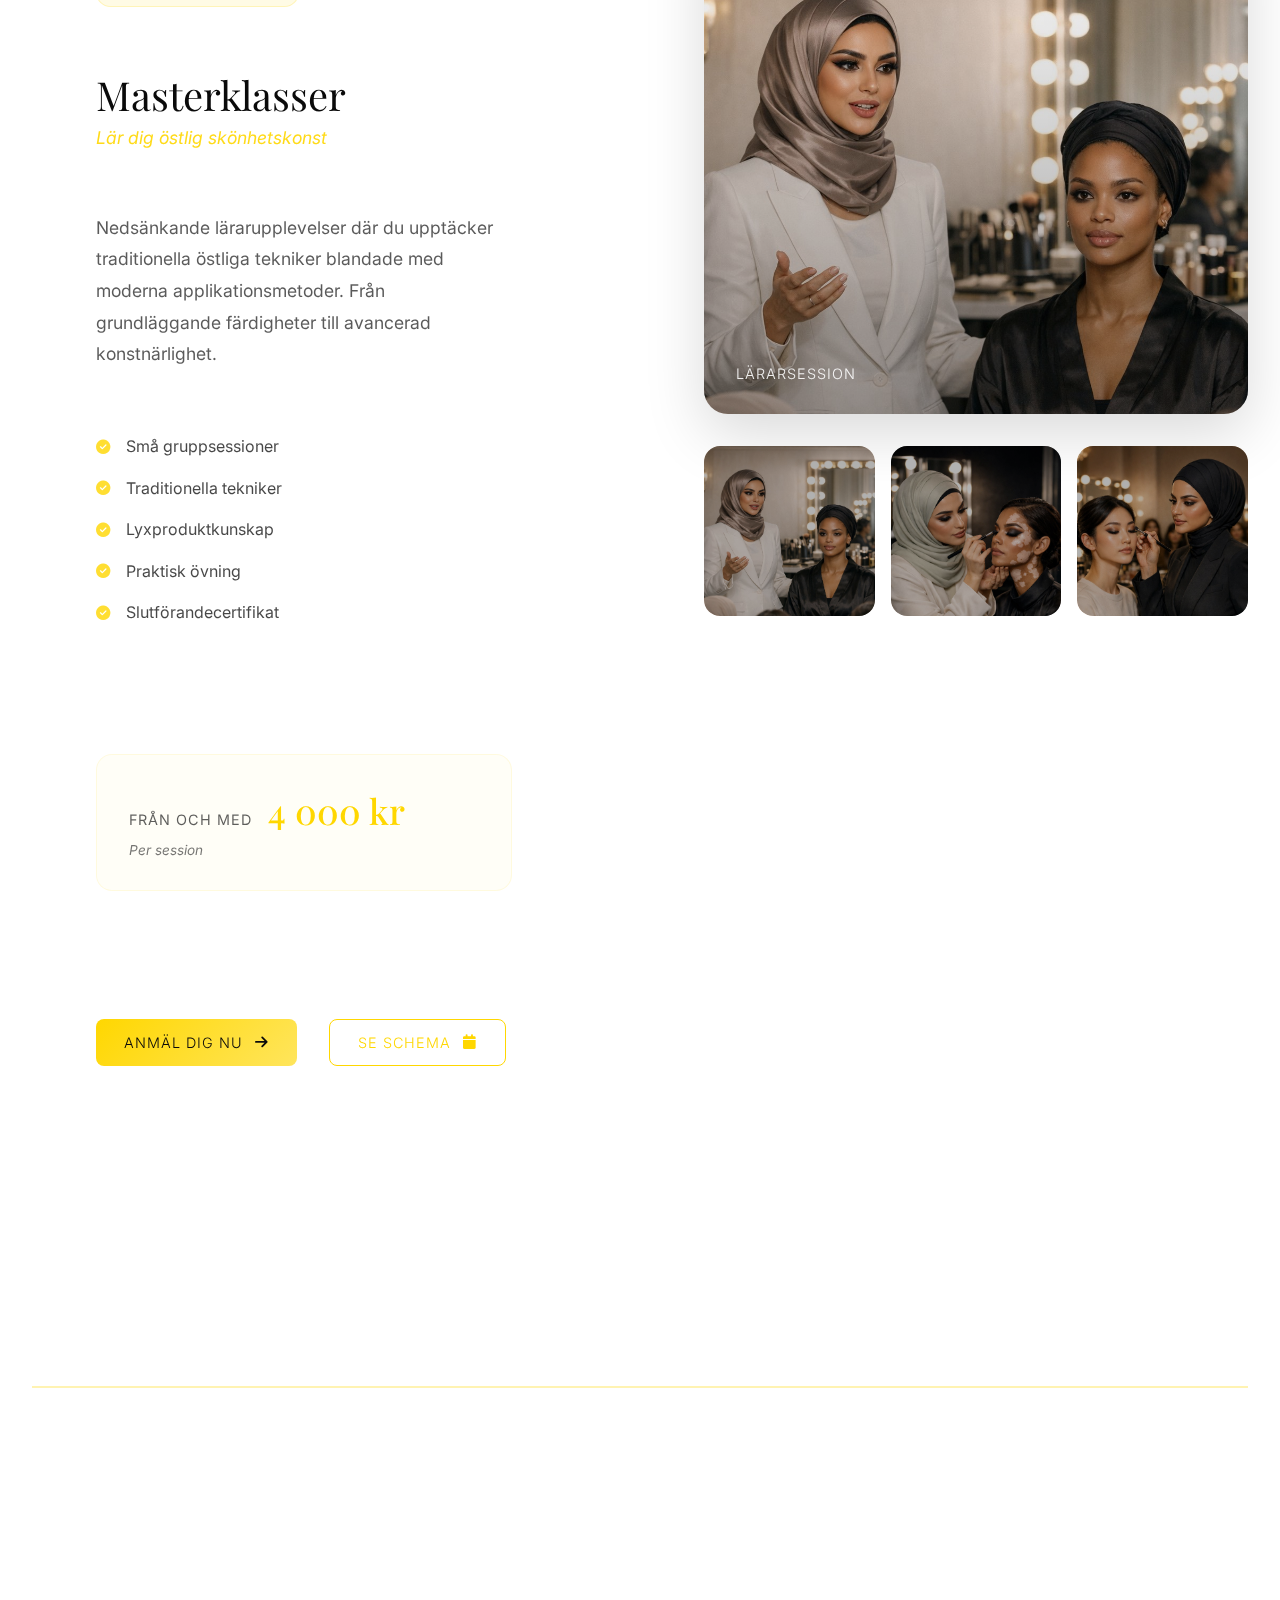
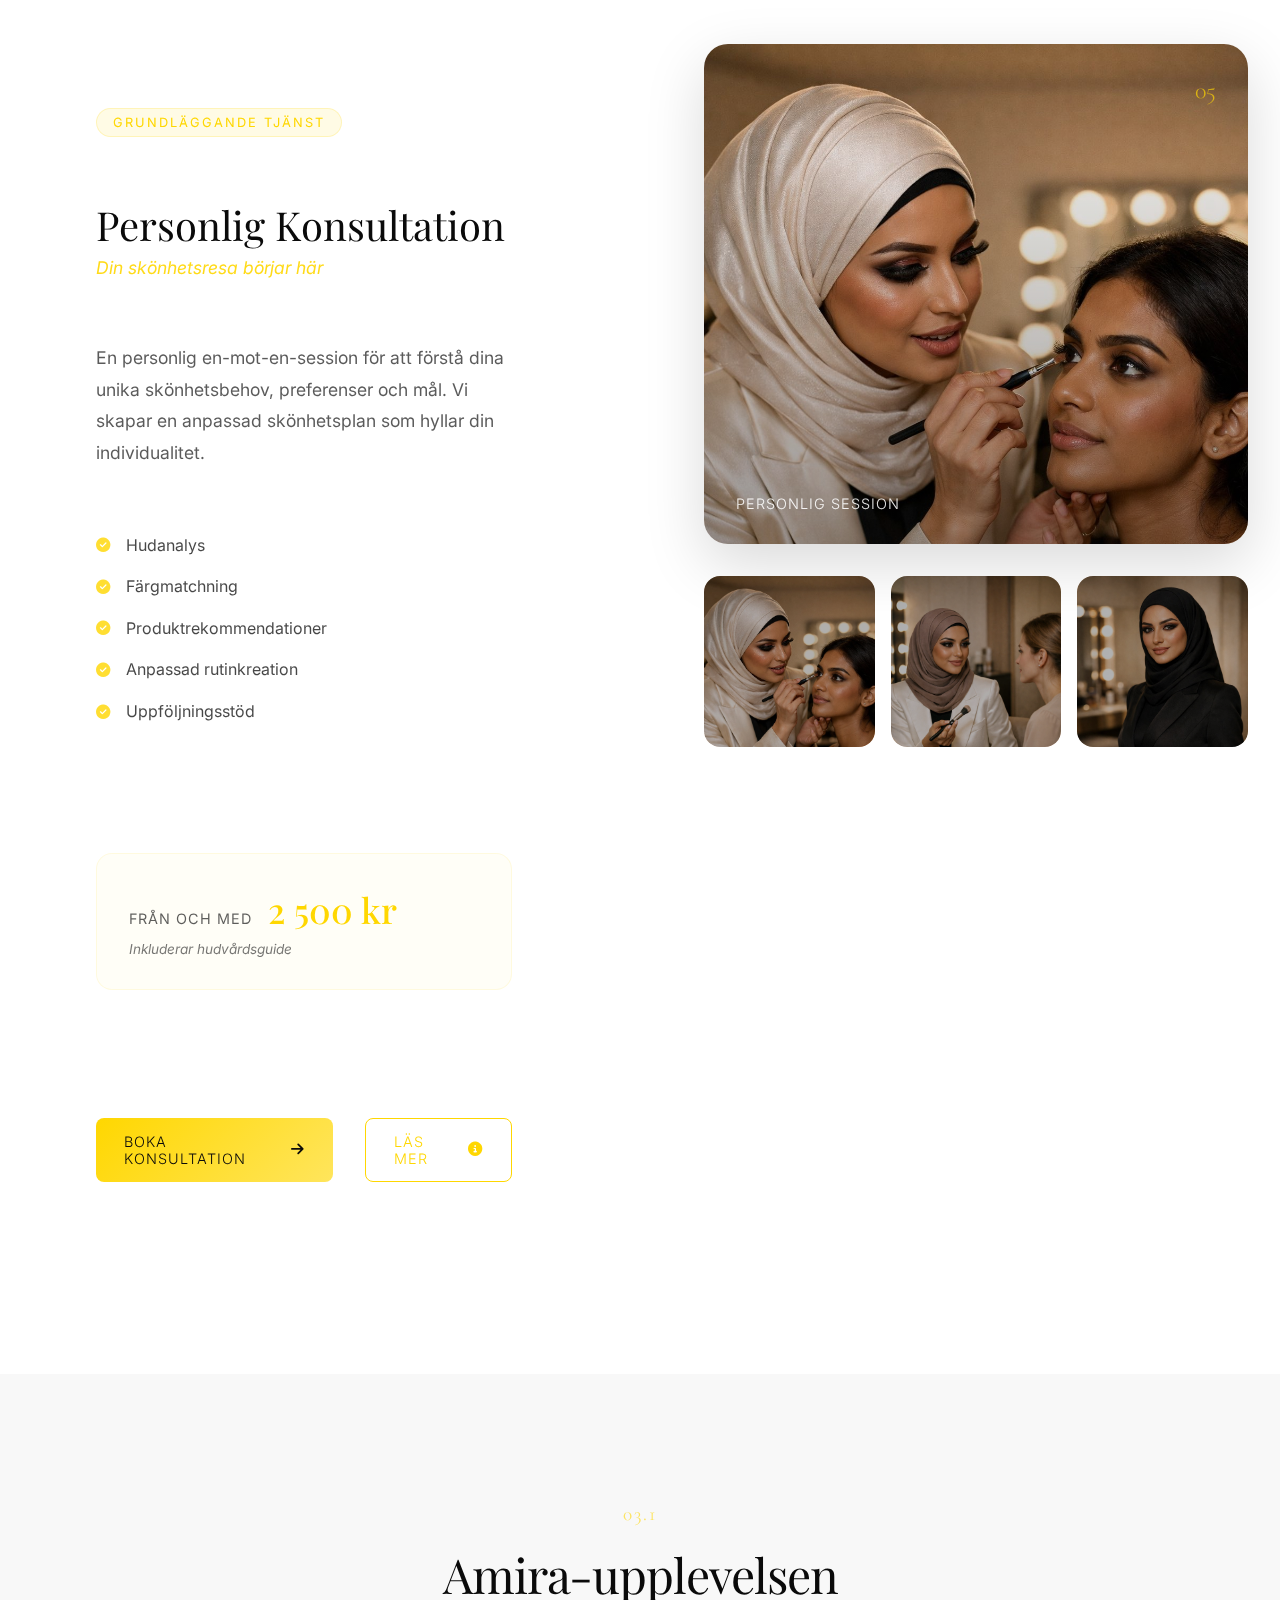
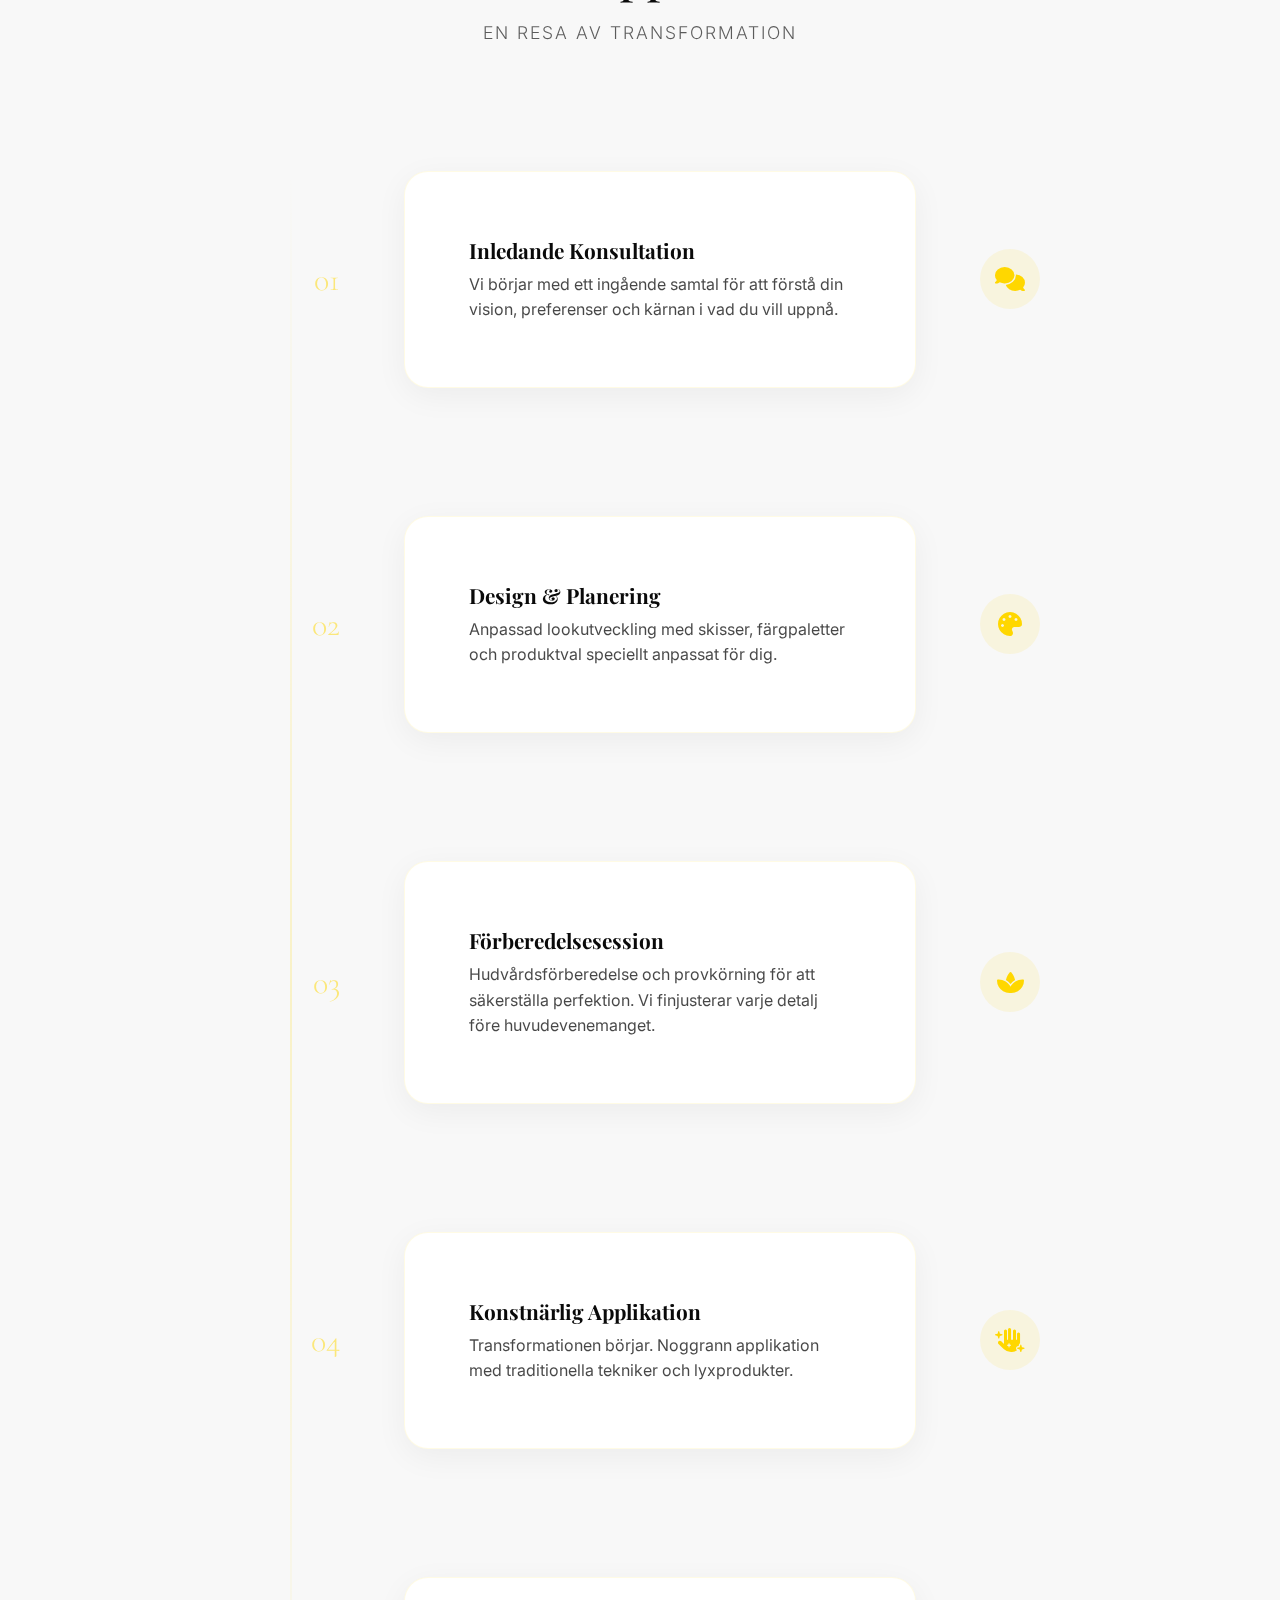
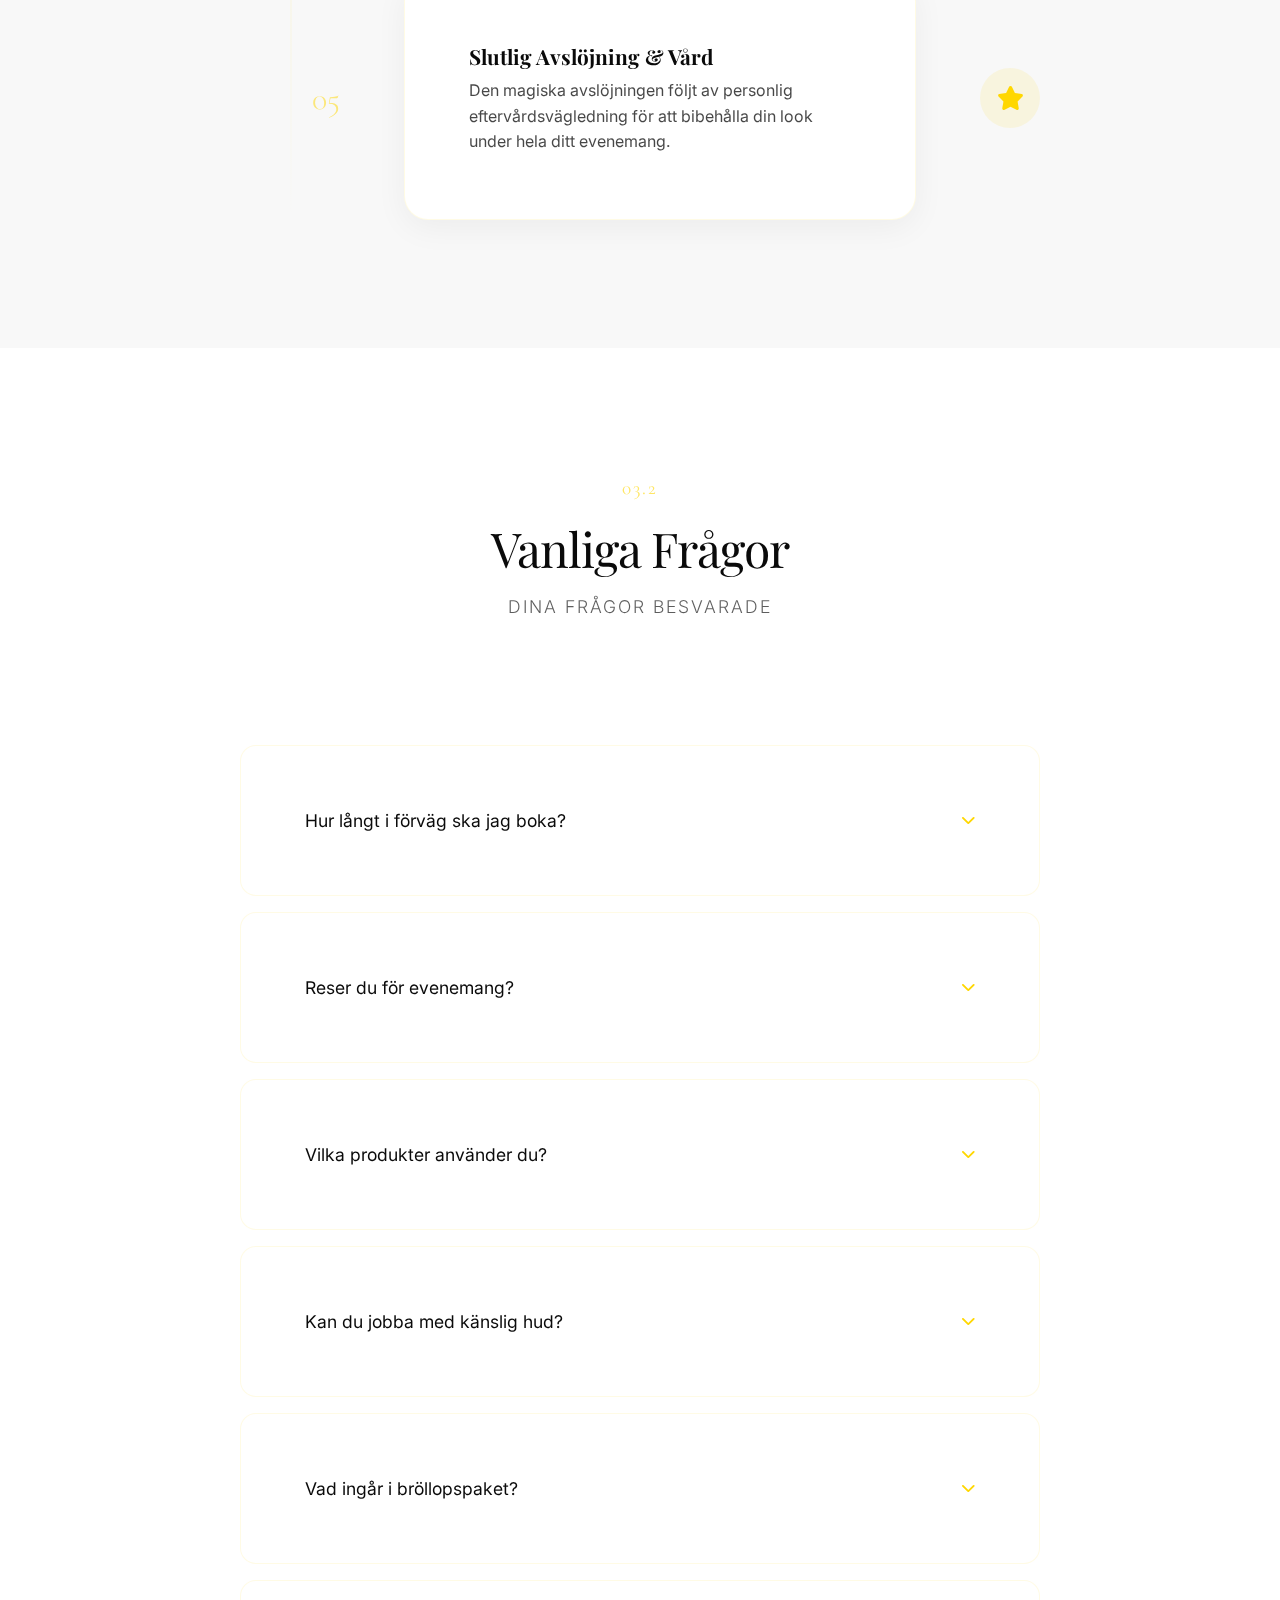
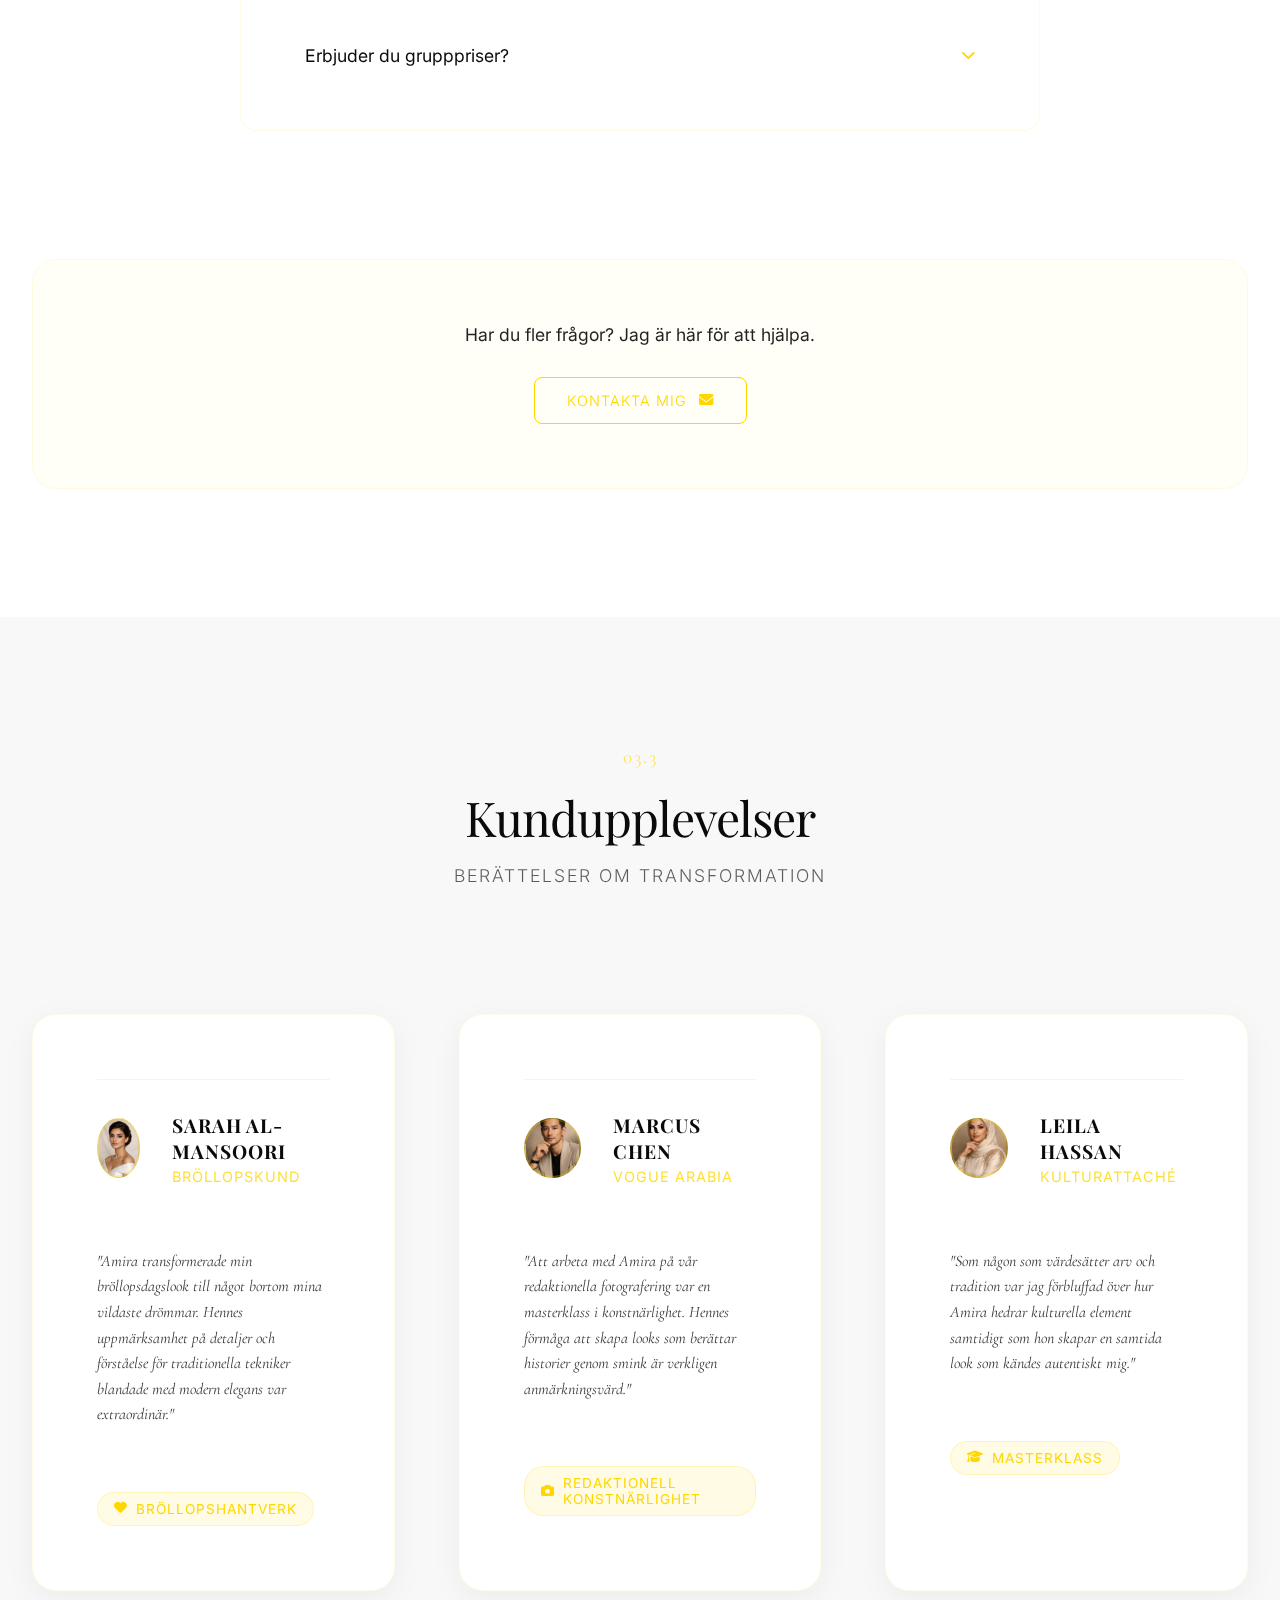
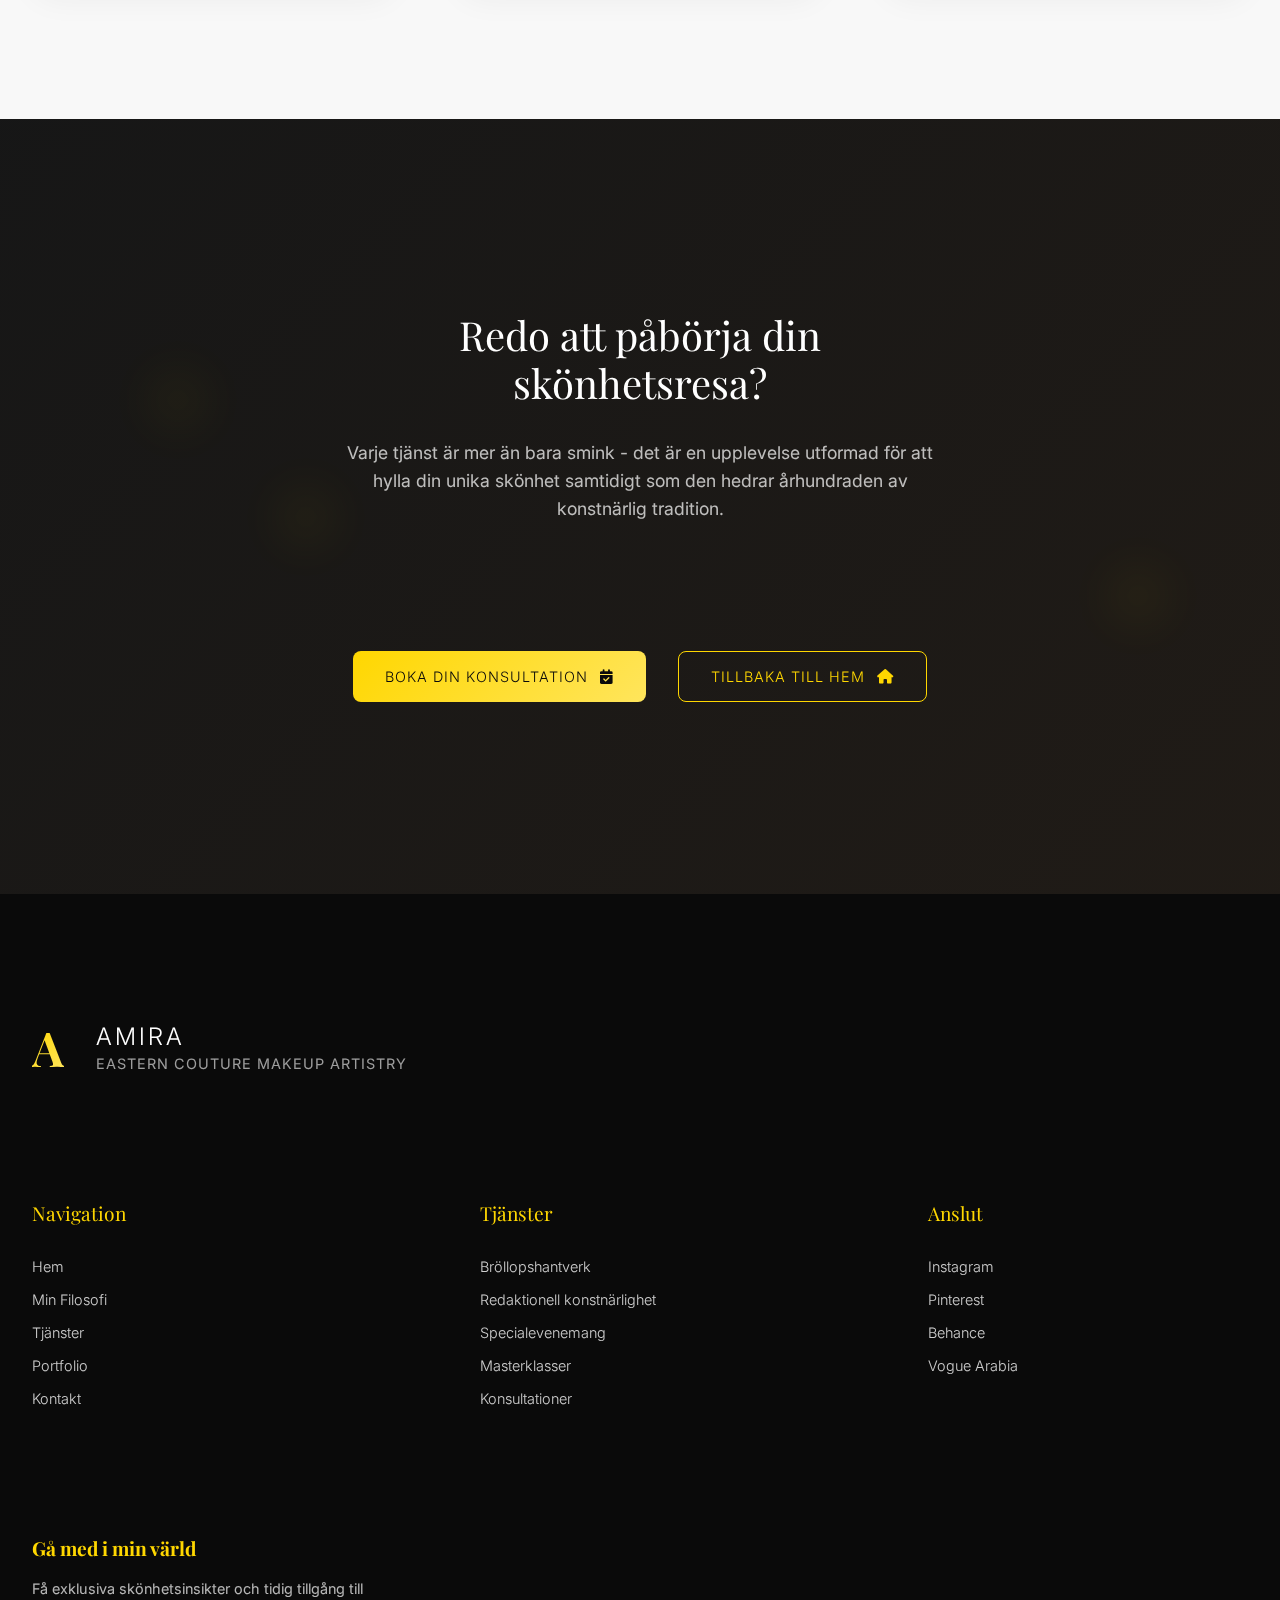
<file: sv/services_sv.html>
<!DOCTYPE html>
<html lang="sv" class="no-js">
<head>
    <meta charset="UTF-8">
    <meta name="viewport" content="width=device-width, initial-scale=1.0">
    <title>Tjänster | AMIRA - Eastern Couture Makeup Artistry</title>
    
    <!-- Fonts -->
    <link rel="preconnect" href="https://fonts.googleapis.com">
    <link rel="preconnect" href="https://fonts.gstatic.com" crossorigin>
    <link href="https://fonts.googleapis.com/css2?family=Cormorant+Garamond:wght@300;400;500;600;700&family=Inter:wght@100;200;300;400;500&family=Playfair+Display:wght@400;500;600;700&display=swap" rel="stylesheet">
    
    <!-- Icons -->
    <link rel="stylesheet" href="https://cdnjs.cloudflare.com/ajax/libs/font-awesome/6.4.0/css/all.min.css">
    
    <!-- Main CSS -->
    <link rel="stylesheet" href="../en/css/style.css">
    
    <!-- Services CSS -->
    <link rel="stylesheet" href="../en/css/services.css">
    
    <link rel="icon" href="../favicon.ico" type="image/x-icon">
    
    <style>
        /* Quick CSS for preloader */
        .no-js .hero-title span { opacity: 1 !important; }
        body.loaded .loading-screen {
            opacity: 0;
            visibility: hidden;
            pointer-events: none;
        }
    </style>
</head>
<body>
    <!-- ===== PRELOADER ===== -->
    <div class="loading-screen">
        <!-- Animated Background -->
        <div class="loading-bg">
            <div class="bg-glow"></div>
            <div class="bg-pattern"></div>
        </div>
        
        <!-- Logo Animation -->
        <div class="loading-logo">
            <div class="logo-circle">
                <div class="circle-border">
                    <div class="circle-spin"></div>
                </div>
                <div class="logo-letter">A</div>
                <div class="logo-glow"></div>
            </div>
        </div>
        
        <!-- Progress -->
        <div class="loading-progress">
            <div class="progress-bar">
                <div class="progress-fill">
                    <div class="progress-shine"></div>
                </div>
            </div>
            <div class="progress-text">
                <span class="percentage">0%</span>
                <span class="loading-message">Laddar tjänster</span>
            </div>
        </div>
        
        <!-- Quote -->
        <div class="loading-quote">
            <div class="quote-line"></div>
            <div class="quote-content">
                <p>"Det bästa sminket är det som får dig att känna dig som den vackraste versionen av dig själv"</p>
                <span class="quote-author">— Amira</span>
            </div>
            <div class="quote-line"></div>
        </div>
        
        <!-- Decorative Elements -->
        <div class="loading-decor">
            <div class="decor-element de1"></div>
            <div class="decor-element de2"></div>
            <div class="decor-element de3"></div>
            <div class="decor-element de4"></div>
            <div class="decor-element de5"></div>
            <div class="decor-line dl1"></div>
            <div class="decor-line dl2"></div>
        </div>
    </div>

    <!-- ===== ANIMATED BACKGROUND ===== -->
    <div class="animated-bg">
        <div class="floating-shape shape-1"></div>
        <div class="floating-shape shape-2"></div>
        <div class="floating-shape shape-3"></div>
        <div class="sparkle sparkle-1"></div>
        <div class="sparkle sparkle-2"></div>
        <div class="sparkle sparkle-3"></div>
        <div class="sparkle sparkle-4"></div>
        <div class="sparkle sparkle-5"></div>
    </div>
    
    <!-- ===== CUSTOM CURSOR ===== -->
    <div class="cursor">
        <div class="cursor-inner"></div>
        <div class="cursor-outer"></div>
    </div>

    <!-- ===== NAVIGATION ===== -->
    <nav class="luxury-nav">
        <div class="nav-container">
            <!-- Logo -->
            <div class="nav-brand">
                <a href="index_sv.html" class="brand-link">
                    <div class="brand-symbol">A</div>
                    <div class="brand-name">MIRA</div>
                </a>
            </div>
            
            <!-- Menu -->
            <div class="nav-menu">
                <a href="index_sv.html" class="nav-link">
                    <span class="link-number">01</span>
                    <span class="link-text">Hem</span>
                </a>
                <a href="index_sv.html#about" class="nav-link">
                    <span class="link-number">02</span>
                    <span class="link-text">Filosofi</span>
                </a>
                <a href="#hero" class="nav-link active">
                    <span class="link-number">03</span>
                    <span class="link-text">Tjänster</span>
                </a>
                <a href="index_sv.html#portfolio" class="nav-link">
                    <span class="link-number">04</span>
                    <span class="link-text">Portfolio</span>
                </a>
                <a href="index_sv.html#contact" class="nav-link">
                    <span class="link-number">05</span>
                    <span class="link-text">Kontakt</span>
                </a>
            </div>
            
            <!-- Right Side: Language Selector + CTA -->
            <div class="nav-right">
                <!-- Language Selector -->
                <div class="language-selector">
                    <button class="lang-btn" id="langToggle">
                        <span class="lang-code">SV</span>
                        <i class="fas fa-chevron-down lang-arrow"></i>
                    </button>
                    <div class="lang-dropdown">
                        <button class="lang-option" data-lang="sv">Svenska</button>
                        <button class="lang-option" data-lang="en">English</button>
                        <button class="lang-option" data-lang="ar">العربية</button>
                    </div>
                </div>
                
                <!-- CTA Button -->
                <div class="nav-actions">
                    <a href="index_sv.html#contact" class="cta-btn">
                        <span class="btn-text">Boka Nu</span>
                        <div class="btn-icon">
                            <i class="fas fa-sparkle"></i>
                        </div>
                    </a>
                </div>
            </div>
            
            <!-- Mobile Menu Toggle -->
            <button class="nav-toggle" id="mobileToggle">
                <span class="toggle-line"></span>
                <span class="toggle-line"></span>
            </button>
        </div>
    </nav>

    <!-- ===== HERO SECTION ===== -->
    <section id="hero" class="services-hero">
        <div class="section-container">
            <div class="services-header">
                <div class="section-number">03</div>
                <h1 class="section-title">Signaturetjänster</h1>
                <div class="section-subtitle">Förhöjda skönhetsupplevelser</div>
                
                <div class="services-intro">
                    <p>Varje tjänst är noggrant utformad för att hylla din unika skönhet samtidigt som den hedrar de rika traditionerna inom östlig konst. Från bröllopstransformationer till redaktionella mästerverk - upptäck den perfekta upplevelsen för din resa.</p>
                </div>
            </div>
        </div>
        
        <!-- Decorative Background -->
        <div class="services-hero-bg">
            <div class="bg-gradient"></div>
            <div class="bg-pattern"></div>
        </div>
    </section>

    <!-- ===== SERVICES GRID ===== -->
    <section class="services-grid-section">
        <div class="section-container">
            <!-- Service Navigation -->
            <div class="services-navigation">
                <div class="nav-scroll">
                    <a href="#bridal" class="service-nav-btn active">
                        <span class="nav-icon"><i class="fas fa-heart"></i></span>
                        <span class="nav-text">Bröllop</span>
                    </a>
                    <a href="#editorial" class="service-nav-btn">
                        <span class="nav-icon"><i class="fas fa-camera"></i></span>
                        <span class="nav-text">Redaktionellt</span>
                    </a>
                    <a href="#events" class="service-nav-btn">
                        <span class="nav-icon"><i class="fas fa-star"></i></span>
                        <span class="nav-text">Event</span>
                    </a>
                    <a href="#masterclass" class="service-nav-btn">
                        <span class="nav-icon"><i class="fas fa-graduation-cap"></i></span>
                        <span class="nav-text">Masterklasser</span>
                    </a>
                    <a href="#consultation" class="service-nav-btn">
                        <span class="nav-icon"><i class="fas fa-comments"></i></span>
                        <span class="nav-text">Konsultation</span>
                    </a>
                </div>
            </div>
            
            <!-- Bridal Couture -->
            <div class="service-detail vertical-gallery" id="bridal">
                <div class="service-content">
                    <div class="service-header">
                        <div class="service-number">01</div>
                        <div class="service-category">Premiumtjänst</div>
                    </div>
                    
                    <h2 class="service-title">Bröllopshantverk</h2>
                    <div class="service-tagline">Konsten att skapa evig elegans</div>
                    
                    <div class="service-description">
                        <p>En komplett bröllopstransformationsupplevelse som blandar traditionella östliga tekniker med modern lyx. Varje detalj är noggrant utformad för att skapa en look som hedrar arv samtidigt som den omfamnar modern sofistikering.</p>
                        
                        <div class="service-features">
                            <div class="feature">
                                <i class="fas fa-check-circle"></i>
                                <span>Traditionella henna-inspirerade design</span>
                            </div>
                            <div class="feature">
                                <i class="fas fa-check-circle"></i>
                                <span>24k guldblad detaljer</span>
                            </div>
                            <div class="feature">
                                <i class="fas fa-check-circle"></i>
                                <span>Anpassad färgmatchning</span>
                            </div>
                            <div class="feature">
                                <i class="fas fa-check-circle"></i>
                                <span>Långvarigt smink för ceremonier</span>
                            </div>
                            <div class="feature">
                                <i class="fas fa-check-circle"></i>
                                <span>Förhandsrådgivning inför bröllop</span>
                            </div>
                        </div>
                    </div>
                    
                    <div class="service-pricing">
                        <div class="price-range">
                            <span class="price-label">Från och med</span>
                            <span class="price-amount">12 000 kr</span>
                        </div>
                        <div class="price-note">Anpassade paket tillgängliga</div>
                    </div>
                    
                    <div class="service-actions">
                        <a href="index_sv.html#contact" class="service-book-btn">
                            <span>Boka Konsultation</span>
                            <i class="fas fa-arrow-right"></i>
                        </a>
                        <a href="index_sv.html#portfolio" class="service-view-btn">
                            <span>Se Galleri</span>
                            <i class="fas fa-images"></i>
                        </a>
                    </div>
                </div>
                
                <div class="service-gallery-vertical">
                    <div class="vertical-main">
                        <div class="vertical-image" style="background-image: url('../images/bridal-1.jpg');">
                            <div class="image-overlay"></div>
                            <div class="image-label">Bröllopslook</div>
                        </div>
                    </div>
                    
                    <div class="vertical-thumbs">
                        <div class="vertical-thumb" style="background-image: url('../images/bridal-1.jpg');"></div>
                        <div class="vertical-thumb" style="background-image: url('../images/bridal-2.jpg');"></div>
                        <div class="vertical-thumb" style="background-image: url('../images/bridal-3.jpg');"></div>
                    </div>
                </div>
            </div>
            
            <!-- Editorial Artistry -->
            <div class="service-detail vertical-gallery" id="editorial">
                <div class="service-content">
                    <div class="service-header">
                        <div class="service-number">02</div>
                        <div class="service-category">Kreativ tjänst</div>
                    </div>
                    
                    <h2 class="service-title">Redaktionell konstnärlighet</h2>
                    <div class="service-tagline">Där mode möter fantasi</div>
                    
                    <div class="service-description">
                        <p>High-fashion smink för fotograferingar, catwalkvisningar och röda mattan-evenemang. Transformerande looks som berättar historier och skapar visuell poesi genom sminkkonst.</p>
                        
                        <div class="service-features">
                            <div class="feature">
                                <i class="fas fa-check-circle"></i>
                                <span>Konceptutveckling</span>
                            </div>
                            <div class="feature">
                                <i class="fas fa-check-circle"></i>
                                <span>Catwalk-klara applikationer</span>
                            </div>
                            <div class="feature">
                                <i class="fas fa-check-circle"></i>
                                <span>Kameraperfekt smink</span>
                            </div>
                            <div class="feature">
                                <i class="fas fa-check-circle"></i>
                                <span>Specialeffekter</span>
                            </div>
                            <div class="feature">
                                <i class="fas fa-check-circle"></i>
                                <span>På plats-tjänster</span>
                            </div>
                        </div>
                    </div>
                    
                    <div class="service-pricing">
                        <div class="price-range">
                            <span class="price-label">Från och med</span>
                            <span class="price-amount">8 000 kr</span>
                        </div>
                        <div class="price-note">Per projekt</div>
                    </div>
                    
                    <div class="service-actions">
                        <a href="index_sv.html#contact" class="service-book-btn">
                            <span>Diskutera Projekt</span>
                            <i class="fas fa-arrow-right"></i>
                        </a>
                        <a href="index_sv.html#portfolio" class="service-view-btn">
                            <span>Se Galleri</span>
                            <i class="fas fa-images"></i>
                        </a>
                    </div>
                </div>
                
                <div class="service-gallery-vertical">
                    <div class="vertical-main">
                        <div class="vertical-image" style="background-image: url('../images/editorial-1.jpg');">
                            <div class="image-overlay"></div>
                            <div class="image-label">Redaktionellt mästerverk</div>
                        </div>
                    </div>
                    
                    <div class="vertical-thumbs">
                        <div class="vertical-thumb" style="background-image: url('../images/editorial-1.jpg');"></div>
                        <div class="vertical-thumb" style="background-image: url('../images/editorial-2.jpg');"></div>
                        <div class="vertical-thumb" style="background-image: url('../images/editorial-3.jpg');"></div>
                    </div>
                </div>
            </div>
            
            <!-- Special Events -->
            <div class="service-detail vertical-gallery" id="events">
                <div class="service-content">
                    <div class="service-header">
                        <div class="service-number">03</div>
                        <div class="service-category">Lyxtjänst</div>
                    </div>
                    
                    <h2 class="service-title">Specialevenemang</h2>
                    <div class="service-tagline">Röda mattan glamour</div>
                    
                    <div class="service-description">
                        <p>Sophistikerat smink för galor, prisceremonier och exklusiva evenemang. Tidlös elegans som tål kameraflash och skapar oförglömliga intryck.</p>
                        
                        <div class="service-features">
                            <div class="feature">
                                <i class="fas fa-check-circle"></i>
                                <span>Röda mattan-klart</span>
                            </div>
                            <div class="feature">
                                <i class="fas fa-check-circle"></i>
                                <span>Kameraflash-tåligt</span>
                            </div>
                            <div class="feature">
                                <i class="fas fa-check-circle"></i>
                                <span>Långvariga formler</span>
                            </div>
                            <div class="feature">
                                <i class="fas fa-check-circle"></i>
                                <span>Touch-up kit ingår</span>
                            </div>
                            <div class="feature">
                                <i class="fas fa-check-circle"></i>
                                <span>På plats-applikation</span>
                            </div>
                        </div>
                    </div>
                    
                    <div class="service-pricing">
                        <div class="price-range">
                            <span class="price-label">Från och med</span>
                            <span class="price-amount">6 000 kr</span>
                        </div>
                        <div class="price-note">Per person</div>
                    </div>
                    
                    <div class="service-actions">
                        <a href="index_sv.html#contact" class="service-book-btn">
                            <span>Boka Tid</span>
                            <i class="fas fa-arrow-right"></i>
                        </a>
                        <a href="index_sv.html#portfolio" class="service-view-btn">
                            <span>Se Galleri</span>
                            <i class="fas fa-images"></i>
                        </a>
                    </div>
                </div>
                
                <div class="service-gallery-vertical">
                    <div class="vertical-main">
                        <div class="vertical-image" style="background-image: url('../images/event-1.jpg');">
                            <div class="image-overlay"></div>
                            <div class="image-label">Event glamour</div>
                        </div>
                    </div>
                    
                    <div class="vertical-thumbs">
                        <div class="vertical-thumb" style="background-image: url('../images/event-1.jpg');"></div>
                        <div class="vertical-thumb" style="background-image: url('../images/event-2.jpg');"></div>
                        <div class="vertical-thumb" style="background-image: url('../images/event-3.jpg');"></div>
                    </div>
                </div>
            </div>
            
            <!-- Master Classes -->
            <div class="service-detail vertical-gallery" id="masterclass">
                <div class="service-content">
                    <div class="service-header">
                        <div class="service-number">04</div>
                        <div class="service-category">Utbildningstjänst</div>
                    </div>
                    
                    <h2 class="service-title">Masterklasser</h2>
                    <div class="service-tagline">Lär dig östlig skönhetskonst</div>
                    
                    <div class="service-description">
                        <p>Nedsänkande lärarupplevelser där du upptäcker traditionella östliga tekniker blandade med moderna applikationsmetoder. Från grundläggande färdigheter till avancerad konstnärlighet.</p>
                        
                        <div class="service-features">
                            <div class="feature">
                                <i class="fas fa-check-circle"></i>
                                <span>Små gruppsessioner</span>
                            </div>
                            <div class="feature">
                                <i class="fas fa-check-circle"></i>
                                <span>Traditionella tekniker</span>
                            </div>
                            <div class="feature">
                                <i class="fas fa-check-circle"></i>
                                <span>Lyxproduktkunskap</span>
                            </div>
                            <div class="feature">
                                <i class="fas fa-check-circle"></i>
                                <span>Praktisk övning</span>
                            </div>
                            <div class="feature">
                                <i class="fas fa-check-circle"></i>
                                <span>Slutförandecertifikat</span>
                            </div>
                        </div>
                    </div>
                    
                    <div class="service-pricing">
                        <div class="price-range">
                            <span class="price-label">Från och med</span>
                            <span class="price-amount">4 000 kr</span>
                        </div>
                        <div class="price-note">Per session</div>
                    </div>
                    
                    <div class="service-actions">
                        <a href="index_sv.html#contact" class="service-book-btn">
                            <span>Anmäl Dig Nu</span>
                            <i class="fas fa-arrow-right"></i>
                        </a>
                        <a href="#" class="service-view-btn">
                            <span>Se Schema</span>
                            <i class="fas fa-calendar"></i>
                        </a>
                    </div>
                </div>
                
                <div class="service-gallery-vertical">
                    <div class="vertical-main">
                        <div class="vertical-image" style="background-image: url('../images/master-class-1.jpg');">
                            <div class="image-overlay"></div>
                            <div class="image-label">Lärarsession</div>
                        </div>
                    </div>
                    
                    <div class="vertical-thumbs">
                        <div class="vertical-thumb" style="background-image: url('../images/master-class-1.jpg');"></div>
                        <div class="vertical-thumb" style="background-image: url('../images/master-class-2.jpg');"></div>
                        <div class="vertical-thumb" style="background-image: url('../images/master-class-3.jpg');"></div>
                    </div>
                </div>
            </div>
            
            <!-- Personal Consultation -->
            <div class="service-detail vertical-gallery" id="consultation">
                <div class="service-content">
                    <div class="service-header">
                        <div class="service-number">05</div>
                        <div class="service-category">Grundläggande tjänst</div>
                    </div>
                    
                    <h2 class="service-title">Personlig Konsultation</h2>
                    <div class="service-tagline">Din skönhetsresa börjar här</div>
                    
                    <div class="service-description">
                        <p>En personlig en-mot-en-session för att förstå dina unika skönhetsbehov, preferenser och mål. Vi skapar en anpassad skönhetsplan som hyllar din individualitet.</p>
                        
                        <div class="service-features">
                            <div class="feature">
                                <i class="fas fa-check-circle"></i>
                                <span>Hudanalys</span>
                            </div>
                            <div class="feature">
                                <i class="fas fa-check-circle"></i>
                                <span>Färgmatchning</span>
                            </div>
                            <div class="feature">
                                <i class="fas fa-check-circle"></i>
                                <span>Produktrekommendationer</span>
                            </div>
                            <div class="feature">
                                <i class="fas fa-check-circle"></i>
                                <span>Anpassad rutinkreation</span>
                            </div>
                            <div class="feature">
                                <i class="fas fa-check-circle"></i>
                                <span>Uppföljningsstöd</span>
                            </div>
                        </div>
                    </div>
                    
                    <div class="service-pricing">
                        <div class="price-range">
                            <span class="price-label">Från och med</span>
                            <span class="price-amount">2 500 kr</span>
                        </div>
                        <div class="price-note">Inkluderar hudvårdsguide</div>
                    </div>
                    
                    <div class="service-actions">
                        <a href="index_sv.html#contact" class="service-book-btn">
                            <span>Boka Konsultation</span>
                            <i class="fas fa-arrow-right"></i>
                        </a>
                        <a href="#" class="service-view-btn">
                            <span>Läs Mer</span>
                            <i class="fas fa-info-circle"></i>
                        </a>
                    </div>
                </div>
                
                <div class="service-gallery-vertical">
                    <div class="vertical-main">
                        <div class="vertical-image" style="background-image: url('../images/consultation-1.jpg');">
                            <div class="image-overlay"></div>
                            <div class="image-label">Personlig session</div>
                        </div>
                    </div>
                    
                    <div class="vertical-thumbs">
                        <div class="vertical-thumb" style="background-image: url('../images/consultation-1.jpg');"></div>
                        <div class="vertical-thumb" style="background-image: url('../images/consultation-2.jpg');"></div>
                        <div class="vertical-thumb" style="background-image: url('../images/consultation-3.jpg');"></div>
                    </div>
                </div>
            </div>
        </div>
    </section>

    <!-- ===== PROCESS SECTION ===== -->
    <section class="process-section">
        <div class="section-container">
            <div class="section-header">
                <div class="section-number">03.1</div>
                <h2 class="section-title">Amira-upplevelsen</h2>
                <div class="section-subtitle">En resa av transformation</div>
            </div>
            
            <div class="process-timeline">
                <div class="process-step">
                    <div class="step-number">01</div>
                    <div class="step-content">
                        <h3 class="step-title">Inledande Konsultation</h3>
                        <p class="step-description">Vi börjar med ett ingående samtal för att förstå din vision, preferenser och kärnan i vad du vill uppnå.</p>
                    </div>
                    <div class="step-icon">
                        <i class="fas fa-comments"></i>
                    </div>
                </div>
                
                <div class="process-step">
                    <div class="step-number">02</div>
                    <div class="step-content">
                        <h3 class="step-title">Design & Planering</h3>
                        <p class="step-description">Anpassad lookutveckling med skisser, färgpaletter och produktval speciellt anpassat för dig.</p>
                    </div>
                    <div class="step-icon">
                        <i class="fas fa-palette"></i>
                    </div>
                </div>
                
                <div class="process-step">
                    <div class="step-number">03</div>
                    <div class="step-content">
                        <h3 class="step-title">Förberedelsesession</h3>
                        <p class="step-description">Hudvårdsförberedelse och provkörning för att säkerställa perfektion. Vi finjusterar varje detalj före huvudevenemanget.</p>
                    </div>
                    <div class="step-icon">
                        <i class="fas fa-spa"></i>
                    </div>
                </div>
                
                <div class="process-step">
                    <div class="step-number">04</div>
                    <div class="step-content">
                        <h3 class="step-title">Konstnärlig Applikation</h3>
                        <p class="step-description">Transformationen börjar. Noggrann applikation med traditionella tekniker och lyxprodukter.</p>
                    </div>
                    <div class="step-icon">
                        <i class="fas fa-hand-sparkles"></i>
                    </div>
                </div>
                
                <div class="process-step">
                    <div class="step-number">05</div>
                    <div class="step-content">
                        <h3 class="step-title">Slutlig Avslöjning & Vård</h3>
                        <p class="step-description">Den magiska avslöjningen följt av personlig eftervårdsvägledning för att bibehålla din look under hela ditt evenemang.</p>
                    </div>
                    <div class="step-icon">
                        <i class="fas fa-star"></i>
                    </div>
                </div>
            </div>
        </div>
    </section>

    <!-- ===== FAQ SECTION ===== -->
    <section class="faq-section">
        <div class="section-container">
            <div class="section-header">
                <div class="section-number">03.2</div>
                <h2 class="section-title">Vanliga Frågor</h2>
                <div class="section-subtitle">Dina frågor besvarade</div>
            </div>
            
            <div class="faq-grid">
                <div class="faq-item">
                    <button class="faq-question">
                        <span class="question-text">Hur långt i förväg ska jag boka?</span>
                        <i class="fas fa-chevron-down"></i>
                    </button>
                    <div class="faq-answer">
                        <p>För bröllopstjänster rekommenderar vi att du bokar 6-12 månader i förväg. Redaktionella och eventbokningar bör göras minst 4-8 veckor i förväg. Masterklasser har begränsat antal platser, så bokning 1-2 månader i förväg rekommenderas.</p>
                    </div>
                </div>
                
                <div class="faq-item">
                    <button class="faq-question">
                        <span class="question-text">Reser du för evenemang?</span>
                        <i class="fas fa-chevron-down"></i>
                    </button>
                    <div class="faq-answer">
                        <p>Ja, jag reser globalt för bröllop, redaktionella fotograferingar och specialevenemang. Reseutgifter beräknas baserat på plats och ingår i ditt anpassade pris.</p>
                    </div>
                </div>
                
                <div class="faq-item">
                    <button class="faq-question">
                        <span class="question-text">Vilka produkter använder du?</span>
                        <i class="fas fa-chevron-down"></i>
                    </button>
                    <div class="faq-answer">
                        <p>Jag använder uteslutande lyxiga, högpresterande produkter från märken som Chantecaille, Charlotte Tilbury, Tom Ford och Pat McGrath Labs, tillsammans med specialiserade traditionella produkter från Mellanöstern och Sydasien.</p>
                    </div>
                </div>
                
                <div class="faq-item">
                    <button class="faq-question">
                        <span class="question-text">Kan du jobba med känslig hud?</span>
                        <i class="fas fa-chevron-down"></i>
                    </button>
                    <div class="faq-answer">
                        <p>Absolut. Under vår konsultation diskuterar vi eventuella hudproblem eller allergier. Jag använder hypoallergena produkter och utför hudtest vid behov för att säkerställa komfort och säkerhet.</p>
                    </div>
                </div>
                
                <div class="faq-item">
                    <button class="faq-question">
                        <span class="question-text">Vad ingår i bröllopspaket?</span>
                        <i class="fas fa-chevron-down"></i>
                    </button>
                    <div class="faq-answer">
                        <p>Bröllopspaket inkluderar: förhandsrådgivning inför bröllop, provsession, bröllopsdagssmink för bruden, touch-up kit, och valfria tillägg som smink för bröllopssällskap, traditionell henna-design konsultation, och hudvårdsförberedande sessioner.</p>
                    </div>
                </div>
                
                <div class="faq-item">
                    <button class="faq-question">
                        <span class="question-text">Erbjuder du grupppriser?</span>
                        <i class="fas fa-chevron-down"></i>
                    </button>
                    <div class="faq-answer">
                        <p>Ja, grupppriser är tillgängliga för bröllopssällskap, företagsevenemang och specialtillfällen. Kontakta mig med din gruppstorlek och krav för ett anpassat pris.</p>
                    </div>
                </div>
            </div>
            
            <div class="faq-cta">
                <p>Har du fler frågor? Jag är här för att hjälpa.</p>
                <a href="index_sv.html#contact" class="cta-btn">
                    <span>Kontakta Mig</span>
                    <i class="fas fa-envelope"></i>
                </a>
            </div>
        </div>
    </section>

    <!-- ===== TESTIMONIALS PREVIEW ===== -->
    <section class="services-testimonials">
        <div class="section-container">
            <div class="section-header">
                <div class="section-number">03.3</div>
                <h2 class="section-title">Kundupplevelser</h2>
                <div class="section-subtitle">Berättelser om transformation</div>
            </div>
            
            <div class="testimonial-cards">
                <div class="testimonial-card">
                    <div class="client-info">
                        <div class="client-avatar" style="background-image: url('../images/client-1.jpg');"></div>
                        <div class="client-details">
                            <h4>Sarah Al-Mansoori</h4>
                            <p>Bröllopskund</p>
                        </div>
                    </div>
                    <div class="testimonial-text">
                        <p>"Amira transformerade min bröllopsdagslook till något bortom mina vildaste drömmar. Hennes uppmärksamhet på detaljer och förståelse för traditionella tekniker blandade med modern elegans var extraordinär."</p>
                    </div>
                    <div class="service-badge">
                        <i class="fas fa-heart"></i>
                        <span>Bröllopshantverk</span>
                    </div>
                </div>
                
                <div class="testimonial-card">
                    <div class="client-info">
                        <div class="client-avatar" style="background-image: url('../images/client-2.jpg');"></div>
                        <div class="client-details">
                            <h4>Marcus Chen</h4>
                            <p>Vogue Arabia</p>
                        </div>
                    </div>
                    <div class="testimonial-text">
                        <p>"Att arbeta med Amira på vår redaktionella fotografering var en masterklass i konstnärlighet. Hennes förmåga att skapa looks som berättar historier genom smink är verkligen anmärkningsvärd."</p>
                    </div>
                    <div class="service-badge">
                        <i class="fas fa-camera"></i>
                        <span>Redaktionell konstnärlighet</span>
                    </div>
                </div>
                
                <div class="testimonial-card">
                    <div class="client-info">
                        <div class="client-avatar" style="background-image: url('../images/client-3.jpg');"></div>
                        <div class="client-details">
                            <h4>Leila Hassan</h4>
                            <p>Kulturattaché</p>
                        </div>
                    </div>
                    <div class="testimonial-text">
                        <p>"Som någon som värdesätter arv och tradition var jag förbluffad över hur Amira hedrar kulturella element samtidigt som hon skapar en samtida look som kändes autentiskt mig."</p>
                    </div>
                    <div class="service-badge">
                        <i class="fas fa-graduation-cap"></i>
                        <span>Masterklass</span>
                    </div>
                </div>
            </div>
        </div>
    </section>

    <!-- ===== CTA SECTION ===== -->
    <section class="services-cta">
        <div class="section-container">
            <div class="cta-content">
                <h2 class="cta-title">Redo att påbörja din skönhetsresa?</h2>
                <p class="cta-description">Varje tjänst är mer än bara smink - det är en upplevelse utformad för att hylla din unika skönhet samtidigt som den hedrar århundraden av konstnärlig tradition.</p>
                
                <div class="cta-buttons">
                    <a href="index_sv.html#contact" class="cta-btn-primary">
                        <span>Boka Din Konsultation</span>
                        <i class="fas fa-calendar-check"></i>
                    </a>
                    <a href="index_sv.html" class="cta-btn-secondary">
                        <span>Tillbaka till Hem</span>
                        <i class="fas fa-home"></i>
                    </a>
                </div>
            </div>
            
            <div class="cta-decoration">
                <div class="decor-element de1"></div>
                <div class="decor-element de2"></div>
                <div class="decor-element de3"></div>
            </div>
        </div>
    </section>

    <!-- ===== FOOTER ===== -->
    <footer class="luxury-footer">
        <div class="footer-container">
            <!-- Footer Logo -->
            <div class="footer-logo">
                <div class="footer-symbol">A</div>
                <div class="footer-brand">
                    <div class="footer-name">AMIRA</div>
                    <div class="footer-tagline">Eastern Couture Makeup Artistry</div>
                </div>
            </div>
            
            <!-- Footer Navigation -->
            <div class="footer-nav">
                <div class="nav-column">
                    <h4 class="nav-title">Navigation</h4>
                    <a href="index_sv.html" class="footer-link">Hem</a>
                    <a href="index_sv.html#about" class="footer-link">Min Filosofi</a>
                    <a href="services_sv.html" class="footer-link">Tjänster</a>
                    <a href="index_sv.html#portfolio" class="footer-link">Portfolio</a>
                    <a href="index_sv.html#contact" class="footer-link">Kontakt</a>
                </div>
                
                <div class="nav-column">
                    <h4 class="nav-title">Tjänster</h4>
                    <a href="services_sv.html#bridal" class="footer-link">Bröllopshantverk</a>
                    <a href="services_sv.html#editorial" class="footer-link">Redaktionell konstnärlighet</a>
                    <a href="services_sv.html#events" class="footer-link">Specialevenemang</a>
                    <a href="services_sv.html#masterclass" class="footer-link">Masterklasser</a>
                    <a href="services_sv.html#consultation" class="footer-link">Konsultationer</a>
                </div>
                
                <div class="nav-column">
                    <h4 class="nav-title">Anslut</h4>
                    <a href="#" class="footer-link">Instagram</a>
                    <a href="#" class="footer-link">Pinterest</a>
                    <a href="#" class="footer-link">Behance</a>
                    <a href="#" class="footer-link">Vogue Arabia</a>
                </div>
            </div>
            
            <!-- Footer Newsletter -->
            <div class="footer-newsletter">
                <h4 class="newsletter-title">Gå med i min värld</h4>
                <p class="newsletter-text">Få exklusiva skönhetsinsikter och tidig tillgång till masterklasser.</p>
                <form class="newsletter-form">
                    <input type="email" placeholder="Din e-postadress" required>
                    <button type="submit">
                        <i class="fas fa-paper-plane"></i>
                    </button>
                </form>
            </div>
            
            <!-- Footer Bottom -->
            <div class="footer-bottom">
                <div class="copyright">
                    © 2026 Oleksandra Zdoronok. Alla rättigheter förbehållna.
                </div>
                <div class="footer-links">
                    <a href="#" class="footer-bottom-link">Integritetspolicy</a>
                    <a href="#" class="footer-bottom-link">Användarvillkor</a>
                    <a href="#" class="footer-bottom-link">Cookiepolicy</a>
                </div>
            </div>
        </div>
    </footer>

    <!-- Scripts -->
    <script src="https://cdnjs.cloudflare.com/ajax/libs/gsap/3.12.2/gsap.min.js"></script>
    
    
    
    <!-- Services JS -->
    <script src="js/services.js"></script>
</body>
</html>
</file>
<file: en/css/gallery.css>
/* ===== GALLERY PAGE SPECIFIC STYLES ===== */

/* ===== GALLERY HERO ===== */
.gallery-hero {
    min-height: 60vh;
    position: relative;
    display: flex;
    align-items: center;
    padding: calc(var(--space-xl) * 1.5) 0 var(--space-xl);
    overflow: hidden;
}

.gallery-hero-bg {
    position: absolute;
    top: 0;
    left: 0;
    width: 100%;
    height: 100%;
    z-index: -1;
}

.gallery-hero-bg .bg-gradient {
    position: absolute;
    width: 100%;
    height: 100%;
    background: linear-gradient(
        135deg,
        rgba(255, 215, 0, 0.03) 0%,
        transparent 50%,
        rgba(10, 10, 10, 0.05) 100%
    );
}

.gallery-hero-bg .bg-pattern {
    position: absolute;
    width: 100%;
    height: 100%;
    background-image: url("data:image/svg+xml,%3Csvg width='60' height='60' viewBox='0 0 60 60' xmlns='http://www.w3.org/2000/svg'%3E%3Cg fill='none' fill-rule='evenodd'%3E%3Cg fill='%23FFD700' fill-opacity='0.03'%3E%3Cpath d='M36 34v-4h-2v4h-4v2h4v4h2v-4h4v-2h-4zm0-30V0h-2v4h-4v2h4v4h2V6h4V4h-4zM6 34v-4H4v4H0v2h4v4h2v-4h4v-2H6zM6 4V0H4v4H0v2h4v4h2V6h4V4H6z'/%3E%3C/g%3E%3C/g%3E%3C/svg%3E");
    opacity: 0.5;
}

.gallery-header {
    max-width: 800px;
    margin: 0 auto;
    text-align: center;
    position: relative;
    z-index: 2;
}

.gallery-intro {
    margin-top: var(--space-lg);
    padding: var(--space-lg);
    background: rgba(255, 255, 255, 0.95);
    backdrop-filter: blur(10px);
    border-radius: var(--radius-lg);
    border: 1px solid rgba(255, 215, 0, 0.1);
    box-shadow: var(--shadow-soft);
}

.gallery-intro p {
    font-size: 1.1rem;
    line-height: 1.8;
    color: var(--black-secondary);
    opacity: 0.9;
    margin: 0;
}

/* ===== GALLERY FILTER ===== */
.gallery-filter-section {
    padding: var(--space-lg) 0;
    background: var(--white-secondary);
    position: sticky;
    top: 80px;
    z-index: 10;
    border-bottom: 1px solid rgba(255, 215, 0, 0.1);
}

.filter-nav {
    display: flex;
    flex-wrap: wrap;
    gap: var(--space-sm);
    justify-content: center;
    margin-bottom: var(--space-md);
}

.filter-nav-btn {
    display: flex;
    align-items: center;
    gap: 8px;
    padding: 10px 20px;
    background: transparent;
    border: 1px solid rgba(255, 215, 0, 0.2);
    border-radius: var(--radius-sm);
    color: var(--black-secondary);
    font-size: 0.9rem;
    font-weight: 300;
    letter-spacing: 1px;
    text-transform: uppercase;
    cursor: pointer;
    transition: var(--transition-bounce);
    white-space: nowrap;
}

.filter-nav-btn:hover {
    border-color: var(--gold-primary);
    color: var(--gold-primary);
    transform: translateY(-3px);
}

.filter-nav-btn.active {
    background: var(--gradient-gold);
    border-color: transparent;
    color: var(--black-primary);
    transform: translateY(-3px);
    box-shadow: var(--shadow-gold);
}

.filter-icon {
    font-size: 0.9rem;
    color: inherit;
}

.filter-text {
    font-weight: 400;
}

.sort-options {
    display: flex;
    align-items: center;
    justify-content: center;
    gap: var(--space-sm);
}

.sort-label {
    font-size: 0.85rem;
    color: var(--black-secondary);
    opacity: 0.7;
    letter-spacing: 1px;
    text-transform: uppercase;
}

.sort-select {
    padding: 8px 16px;
    background: transparent;
    border: 1px solid rgba(255, 215, 0, 0.2);
    border-radius: var(--radius-sm);
    color: var(--black-primary);
    font-size: 0.85rem;
    font-family: var(--font-sans);
    cursor: pointer;
    transition: var(--transition-fast);
    appearance: none;
    background-image: url("data:image/svg+xml,%3Csvg xmlns='http://www.w3.org/2000/svg' width='12' height='12' fill='%23FFD700' viewBox='0 0 16 16'%3E%3Cpath d='M7.247 11.14 2.451 5.658C1.885 5.013 2.345 4 3.204 4h9.592a1 1 0 0 1 .753 1.659l-4.796 5.48a1 1 0 0 1-1.506 0z'/%3E%3C/svg%3E");
    background-repeat: no-repeat;
    background-position: right 12px center;
    background-size: 10px;
    padding-right: 30px;
}

.sort-select:focus {
    outline: none;
    border-color: var(--gold-primary);
}

/* ===== GALLERY COUNTER ===== */
.gallery-counter {
    display: flex;
    gap: var(--space-xl);
    justify-content: center;
    margin: var(--space-lg) 0 var(--space-xl);
    padding: var(--space-md);
    background: rgba(255, 215, 0, 0.03);
    border-radius: var(--radius-lg);
    border: 1px solid rgba(255, 215, 0, 0.1);
}

.counter-item {
    display: flex;
    flex-direction: column;
    align-items: center;
    gap: 4px;
}

.counter-number {
    font-family: var(--font-display);
    font-size: 2.5rem;
    color: var(--gold-primary);
    font-weight: 500;
    line-height: 1;
}

.counter-label {
    font-size: 0.85rem;
    color: var(--black-secondary);
    opacity: 0.7;
    letter-spacing: 1px;
    text-transform: uppercase;
}

/* ===== GALLERY GRID ===== */
.gallery-grid-section {
    padding: var(--space-xl) 0;
    background: var(--white-primary);
    position: relative;
}

.gallery-grid {
    display: grid;
    grid-template-columns: repeat(auto-fill, minmax(300px, 1fr));
    gap: var(--space-lg);
    margin-bottom: var(--space-xl);
}

.gallery-item {
    position: relative;
    border-radius: var(--radius-lg);
    overflow: hidden;
    aspect-ratio: 4/5;
    transition: var(--transition-bounce);
    opacity: 0;
    transform: translateY(20px);
    animation: fadeInUp 0.6s ease forwards;
}

.gallery-item:nth-child(1) { animation-delay: 0.1s; }
.gallery-item:nth-child(2) { animation-delay: 0.2s; }
.gallery-item:nth-child(3) { animation-delay: 0.3s; }
.gallery-item:nth-child(4) { animation-delay: 0.4s; }
.gallery-item:nth-child(5) { animation-delay: 0.5s; }
.gallery-item:nth-child(6) { animation-delay: 0.6s; }
.gallery-item:nth-child(7) { animation-delay: 0.7s; }
.gallery-item:nth-child(8) { animation-delay: 0.8s; }
.gallery-item:nth-child(9) { animation-delay: 0.9s; }
.gallery-item:nth-child(10) { animation-delay: 1.0s; }
.gallery-item:nth-child(11) { animation-delay: 1.1s; }
.gallery-item:nth-child(12) { animation-delay: 1.2s; }

.gallery-item:hover {
    transform: translateY(-10px) scale(1.02);
    box-shadow: var(--shadow-heavy);
}

.gallery-image {
    position: relative;
    width: 100%;
    height: 100%;
}

.gallery-image img {
    width: 100%;
    height: 100%;
    object-fit: cover;
    transition: transform 0.8s ease;
}

.gallery-item:hover .gallery-image img {
    transform: scale(1.05);
}

.image-overlay {
    position: absolute;
    top: 0;
    left: 0;
    width: 100%;
    height: 100%;
    background: linear-gradient(
        to bottom,
        transparent 0%,
        rgba(0, 0, 0, 0.8) 100%
    );
    display: flex;
    align-items: flex-end;
    opacity: 0;
    transition: opacity 0.6s ease;
    padding: var(--space-md);
}

.gallery-item:hover .image-overlay {
    opacity: 1;
}

.overlay-content {
    transform: translateY(20px);
    transition: transform 0.6s ease 0.1s;
    width: 100%;
}

.gallery-item:hover .overlay-content {
    transform: translateY(0);
}

.image-title {
    font-family: var(--font-display);
    font-size: 1.3rem;
    color: var(--white-primary);
    margin-bottom: 8px;
    line-height: 1.2;
}

.image-meta {
    display: flex;
    justify-content: space-between;
    align-items: center;
    margin-bottom: var(--space-md);
}

.image-category {
    font-size: 0.8rem;
    color: var(--gold-primary);
    letter-spacing: 1px;
    text-transform: uppercase;
    padding: 4px 12px;
    background: rgba(255, 215, 0, 0.2);
    border-radius: 12px;
}

.image-date {
    font-size: 0.8rem;
    color: rgba(255, 255, 255, 0.7);
}

.view-btn {
    display: flex;
    align-items: center;
    gap: 8px;
    width: 100%;
    padding: 12px 20px;
    background: var(--gradient-gold);
    border: none;
    border-radius: var(--radius-sm);
    color: var(--black-primary);
    font-size: 0.85rem;
    font-weight: 300;
    letter-spacing: 1px;
    text-transform: uppercase;
    cursor: pointer;
    transition: var(--transition-fast);
}

.view-btn:hover {
    transform: translateY(-3px);
    box-shadow: var(--shadow-gold);
}

.view-btn i {
    font-size: 0.9rem;
}

/* ===== LOAD MORE BUTTON ===== */
.load-more-container {
    text-align: center;
    margin-top: var(--space-xl);
    padding: var(--space-lg);
}

.load-more-btn {
    display: inline-flex;
    align-items: center;
    gap: 12px;
    padding: 16px 32px;
    background: transparent;
    border: 1px solid var(--gold-primary);
    border-radius: var(--radius-sm);
    color: var(--gold-primary);
    font-size: 0.9rem;
    font-weight: 300;
    letter-spacing: 1px;
    text-transform: uppercase;
    cursor: pointer;
    transition: var(--transition-bounce);
}

.load-more-btn:hover {
    background: rgba(255, 215, 0, 0.1);
    transform: translateY(-3px);
    box-shadow: var(--shadow-gold);
}

.load-more-btn i {
    transition: transform 0.3s;
}

.load-more-btn:hover i {
    transform: translateY(5px);
}

/* ===== CATEGORY SHOWCASE ===== */
.category-showcase {
    padding: var(--space-xl) 0;
    background: var(--white-secondary);
    position: relative;
}

.category-grid {
    display: grid;
    grid-template-columns: repeat(auto-fit, minmax(350px, 1fr));
    gap: var(--space-lg);
    margin-top: var(--space-xl);
}

.category-card {
    background: var(--white-primary);
    border-radius: var(--radius-lg);
    overflow: hidden;
    transition: var(--transition-bounce);
}

.category-card:hover {
    transform: translateY(-10px);
    box-shadow: var(--shadow-heavy);
}

.category-image {
    height: 250px;
    position: relative;
    overflow: hidden;
}

.image-wrapper {
    width: 100%;
    height: 100%;
    background-size: cover;
    background-position: center;
    background-repeat: no-repeat;
    position: relative;
}

.category-label {
    position: absolute;
    top: var(--space-md);
    right: var(--space-md);
    display: flex;
    flex-direction: column;
    align-items: flex-end;
    gap: 4px;
}

.label-text {
    font-size: 0.85rem;
    color: var(--white-primary);
    letter-spacing: 1px;
    text-transform: uppercase;
    padding: 6px 12px;
    background: rgba(0, 0, 0, 0.7);
    border-radius: 12px;
}

.label-count {
    font-size: 0.75rem;
    color: var(--gold-primary);
    letter-spacing: 1px;
    text-transform: uppercase;
}

.category-content {
    padding: var(--space-lg);
}

.category-title {
    font-family: var(--font-display);
    font-size: 1.5rem;
    color: var(--black-primary);
    margin-bottom: var(--space-sm);
}

.category-description {
    font-size: 1rem;
    line-height: 1.6;
    color: var(--black-secondary);
    margin-bottom: var(--space-md);
    opacity: 0.8;
}

.category-link {
    display: inline-flex;
    align-items: center;
    gap: 8px;
    color: var(--gold-primary);
    text-decoration: none;
    font-size: 0.9rem;
    font-weight: 300;
    letter-spacing: 1px;
    text-transform: uppercase;
    transition: var(--transition-fast);
}

.category-link:hover {
    gap: 12px;
    color: var(--gold-dark);
}

.category-link i {
    font-size: 0.8rem;
    transition: transform 0.3s;
}

.category-link:hover i {
    transform: translateX(5px);
}

/* ===== GALLERY STATISTICS ===== */
.gallery-stats {
    padding: var(--space-xl) 0;
    background: var(--white-primary);
    position: relative;
}

.stats-grid {
    display: grid;
    grid-template-columns: repeat(auto-fit, minmax(200px, 1fr));
    gap: var(--space-lg);
    text-align: center;
}

.stat-item {
    padding: var(--space-lg);
    background: rgba(255, 215, 0, 0.03);
    border-radius: var(--radius-lg);
    border: 1px solid rgba(255, 215, 0, 0.1);
    transition: var(--transition-bounce);
}

.stat-item:hover {
    transform: translateY(-5px);
    border-color: rgba(255, 215, 0, 0.3);
    box-shadow: var(--shadow-soft);
}

.stat-number {
    font-family: var(--font-display);
    font-size: 2.5rem;
    color: var(--gold-primary);
    font-weight: 500;
    margin-bottom: var(--space-xs);
    line-height: 1;
}

.stat-label {
    font-size: 1.1rem;
    color: var(--black-primary);
    margin-bottom: var(--space-xs);
    font-weight: 500;
}

.stat-description {
    font-size: 0.9rem;
    color: var(--black-secondary);
    opacity: 0.7;
}

/* ===== GALLERY CTA ===== */
.gallery-cta {
    padding: calc(var(--space-xl) * 1.5) 0;
    background: linear-gradient(
        135deg,
        rgba(10, 10, 10, 0.95) 0%,
        rgba(20, 15, 10, 0.95) 100%
    );
    position: relative;
    overflow: hidden;
}

.cta-content {
    max-width: 600px;
    margin: 0 auto;
    text-align: center;
    position: relative;
    z-index: 2;
}

.cta-title {
    font-family: var(--font-display);
    font-size: 2.5rem;
    font-weight: 300;
    color: var(--white-primary);
    margin-bottom: var(--space-md);
    line-height: 1.2;
}

.cta-description {
    font-size: 1.1rem;
    line-height: 1.6;
    color: rgba(255, 255, 255, 0.8);
    margin-bottom: var(--space-xl);
    opacity: 0.9;
}

.cta-buttons {
    display: flex;
    gap: var(--space-md);
    justify-content: center;
    flex-wrap: wrap;
}

.cta-btn-primary {
    display: inline-flex;
    align-items: center;
    gap: 12px;
    padding: 16px 32px;
    background: var(--gradient-gold);
    border: none;
    border-radius: var(--radius-sm);
    color: var(--black-primary);
    text-decoration: none;
    font-size: 0.9rem;
    font-weight: 300;
    letter-spacing: 1px;
    text-transform: uppercase;
    transition: var(--transition-bounce);
}

.cta-btn-primary:hover {
    transform: translateY(-3px);
    box-shadow: var(--shadow-glow);
}

.cta-btn-secondary {
    display: inline-flex;
    align-items: center;
    gap: 12px;
    padding: 16px 32px;
    background: transparent;
    border: 1px solid var(--gold-primary);
    border-radius: var(--radius-sm);
    color: var(--gold-primary);
    text-decoration: none;
    font-size: 0.9rem;
    font-weight: 300;
    letter-spacing: 1px;
    text-transform: uppercase;
    transition: var(--transition-bounce);
}

.cta-btn-secondary:hover {
    background: rgba(255, 215, 0, 0.1);
    transform: translateY(-3px);
}

.cta-decoration {
    position: absolute;
    top: 0;
    left: 0;
    width: 100%;
    height: 100%;
    pointer-events: none;
}

.decor-element {
    position: absolute;
    width: 100px;
    height: 100px;
    background: radial-gradient(circle, rgba(255, 215, 0, 0.1) 0%, transparent 70%);
    filter: blur(20px);
    opacity: 0.5;
    animation: float 20s ease-in-out infinite;
}

.de1 { top: 10%; left: 10%; animation-delay: 0s; }
.de2 { top: 60%; right: 10%; animation-delay: 5s; animation-duration: 25s; }
.de3 { bottom: 20%; left: 20%; animation-delay: 10s; animation-duration: 30s; }

/* ===== ANIMATIONS ===== */
@keyframes fadeInUp {
    from {
        opacity: 0;
        transform: translateY(20px);
    }
    to {
        opacity: 1;
        transform: translateY(0);
    }
}

/* ===== RESPONSIVE DESIGN ===== */
@media (max-width: 1200px) {
    .gallery-grid {
        grid-template-columns: repeat(auto-fill, minmax(280px, 1fr));
        gap: var(--space-md);
    }
    
    .category-grid {
        grid-template-columns: repeat(auto-fit, minmax(300px, 1fr));
    }
    
    .stats-grid {
        grid-template-columns: repeat(2, 1fr);
    }
}

@media (max-width: 992px) {
    .gallery-hero {
        min-height: 50vh;
        padding: calc(var(--space-xl) * 1) 0 var(--space-lg);
    }
    
    .gallery-intro {
        padding: var(--space-md);
    }
    
    .gallery-intro p {
        font-size: 1rem;
    }
    
    .gallery-filter-section {
        top: 70px;
        padding: var(--space-md) 0;
    }
    
    .filter-nav {
        gap: 6px;
    }
    
    .filter-nav-btn {
        padding: 8px 16px;
        font-size: 0.8rem;
    }
    
    .gallery-counter {
        flex-direction: column;
        gap: var(--space-md);
        align-items: center;
    }
    
    .counter-number {
        font-size: 2rem;
    }
    
    .gallery-grid {
        grid-template-columns: repeat(auto-fill, minmax(250px, 1fr));
    }
    
    .category-grid {
        grid-template-columns: 1fr;
        max-width: 500px;
        margin: var(--space-xl) auto 0;
    }
    
    .stats-grid {
        grid-template-columns: 1fr;
        max-width: 400px;
        margin: 0 auto;
    }
    
    .cta-title {
        font-size: 2.2rem;
    }
    
    .cta-description {
        font-size: 1rem;
    }
    
    .cta-buttons {
        flex-direction: column;
        align-items: center;
    }
    
    .cta-btn-primary,
    .cta-btn-secondary {
        width: 100%;
        max-width: 300px;
        justify-content: center;
    }
}

@media (max-width: 768px) {
    .gallery-hero {
        min-height: 40vh;
    }
    
    .gallery-header .section-title {
        font-size: 2.2rem;
    }
    
    .filter-nav {
        flex-wrap: nowrap;
        overflow-x: auto;
        justify-content: flex-start;
        padding: 10px;
        scrollbar-width: none;
        -ms-overflow-style: none;
    }
    
    .filter-nav::-webkit-scrollbar {
        display: none;
    }
    
    .filter-nav-btn {
        flex-shrink: 0;
    }
    
    .sort-options {
        flex-direction: column;
        gap: var(--space-xs);
    }
    
    .gallery-grid {
        grid-template-columns: repeat(auto-fill, minmax(200px, 1fr));
        gap: var(--space-sm);
    }
    
    .gallery-item {
        aspect-ratio: 3/4;
    }
    
    .image-title {
        font-size: 1.1rem;
    }
    
    .view-btn {
        padding: 10px 16px;
        font-size: 0.8rem;
    }
    
    .category-card {
        margin-bottom: var(--space-lg);
    }
    
    .cta-title {
        font-size: 1.8rem;
    }
}

@media (max-width: 576px) {
    .gallery-grid {
        grid-template-columns: 1fr;
        max-width: 350px;
        margin: 0 auto var(--space-xl);
    }
    
    .filter-nav-btn {
        padding: 6px 12px;
        font-size: 0.75rem;
    }
    
    .filter-text {
        display: none;
    }
    
    .filter-nav-btn .filter-icon {
        margin-right: 0;
        font-size: 1rem;
    }
    
    .load-more-btn {
        padding: 14px 24px;
        font-size: 0.85rem;
    }
    
    .counter-number {
        font-size: 1.8rem;
    }
}

@media (max-width: 400px) {
    .gallery-grid {
        grid-template-columns: 1fr;
    }
    
    .filter-nav-btn {
        padding: 8px;
    }
    
    .filter-nav-btn .filter-icon {
        font-size: 0.9rem;
    }
}
</file>
<file: ar/css/rtl.css>
/* ===== RTL ADJUSTMENTS ===== */

/* Base RTL */
html[dir="rtl"] {
    direction: rtl;
}

html[dir="rtl"] body {
    font-family: 'Cairo', sans-serif;
    text-align: right;
}

/* Typography Classes for Arabic */
.font-display-ar {
    font-family: 'El Messiri', sans-serif;
}

.font-serif-ar {
    font-family: 'Noto Naskh Arabic', serif;
}

/* Layout Adjustments */
html[dir="rtl"] .hero-container,
html[dir="rtl"] .philosophy-text,
html[dir="rtl"] .contact-wrapper,
html[dir="rtl"] .form-row,
html[dir="rtl"] .modal-details,
html[dir="rtl"] .meta-grid {
    direction: rtl;
}

/* Navigation */
html[dir="rtl"] .nav-container,
html[dir="rtl"] .footer-nav {
    direction: rtl;
}

html[dir="rtl"] .nav-menu {
    margin-left: 0;
    margin-right: auto;
}

html[dir="rtl"] .nav-right {
    margin-right: 0;
    margin-left: auto;
}

/* Text Alignment */
html[dir="rtl"] .hero-content,
html[dir="rtl"] .philosophy-quote,
html[dir="rtl"] .philosophy-description,
html[dir="rtl"] .service-content,
html[dir="rtl"] .testimonial-content,
html[dir="rtl"] .info-content,
html[dir="rtl"] .form-group,
html[dir="rtl"] .nav-column,
html[dir="rtl"] .footer-newsletter {
    text-align: right;
}

/* Section Headers */
html[dir="rtl"] .section-header,
html[dir="rtl"] .preview-header,
html[dir="rtl"] .testimonials-header {
    text-align: center;
}

/* Borders and Padding */
html[dir="rtl"] .philosophy-description {
    border-left: none;
    border-right: 1px solid rgba(255, 215, 0, 0.2);
    padding-left: 0;
    padding-right: var(--space-md);
}

/* Buttons and Icons */
html[dir="rtl"] .hero-btn i,
html[dir="rtl"] .service-link i,
html[dir="rtl"] .view-all-btn i,
html[dir="rtl"] .cta-btn i,
html[dir="rtl"] .submit-btn i,
html[dir="rtl"] .mobile-cta-btn i {
    transform: rotate(180deg);
}

html[dir="rtl"] .service-link:hover i,
html[dir="rtl"] .view-all-btn:hover i,
html[dir="rtl"] .cta-btn:hover i,
html[dir="rtl"] .submit-btn:hover i {
    transform: rotate(180deg) translateX(-5px);
}

/* Form Elements */
html[dir="rtl"] .form-group label {
    right: 12px;
    left: auto;
}

html[dir="rtl"] .form-group select {
    background-position: left 20px center;
    padding-left: 40px;
    padding-right: 20px;
}

/* Modal Adjustments */
html[dir="rtl"] .modal-sidebar {
    border-left: none;
    border-right: 1px solid rgba(255, 255, 255, 0.05);
}

/* Language Selector */
html[dir="rtl"] .lang-btn {
    direction: rtl;
}

/* Numbers and Dates */
html[dir="rtl"] .link-number,
html[dir="rtl"] .section-number,
html[dir="rtl"] .service-number {
    font-family: 'Cairo', sans-serif;
}

/* Testimonial Navigation */
html[dir="rtl"] .nav-btn.prev-btn i {
    transform: rotate(180deg);
}

html[dir="rtl"] .nav-btn.next-btn i {
    transform: rotate(180deg);
}

/* Mobile Menu */
html[dir="rtl"] .mobile-menu-nav {
    align-items: flex-end;
}

html[dir="rtl"] .mobile-nav-link {
    text-align: right;
}

html[dir="rtl"] .mobile-nav-link .link-text::after {
    left: auto;
    right: 50%;
    transform: translateX(50%);
}

/* Footer */
html[dir="rtl"] .footer-link:hover {
    transform: translateX(-5px);
}

/* Contact Form */
html[dir="rtl"] .form-footer {
    flex-direction: row-reverse;
}

/* Portfolio */
html[dir="rtl"] .portfolio-filter {
    justify-content: center;
}

/* Loading Screen */
html[dir="rtl"] .loading-quote {
    direction: rtl;
}

/* Hero Section Adjustments */
@media (min-width: 992px) {
    html[dir="rtl"] .hero-container {
        grid-template-columns: 1fr 1fr;
    }
    
    html[dir="rtl"] .hero-content {
        order: 2;
    }
    
    html[dir="rtl"] .hero-image {
        order: 1;
    }
}

/* Responsive Adjustments */
@media (max-width: 992px) {
    html[dir="rtl"] .philosophy-description {
        border-right: none;
        border-top: 1px solid rgba(255, 215, 0, 0.2);
        padding-right: 0;
        padding-top: var(--space-lg);
    }
    
    html[dir="rtl"] .contact-wrapper {
        direction: rtl;
    }
}

/* Modal for RTL */
html[dir="rtl"] .modal-container {
    direction: rtl;
}

html[dir="rtl"] .modal-sidebar {
    text-align: right;
}

html[dir="rtl"] .modal-description p {
    text-align: right;
}

html[dir="rtl"] .detail-item {
    flex-direction: row-reverse;
}

html[dir="rtl"] .modal-meta {
    text-align: right;
}

/* Fix for form placeholders in Arabic */
html[dir="rtl"] ::placeholder {
    text-align: right;
    direction: rtl;
}

/* Fix for select dropdown */
html[dir="rtl"] select option {
    direction: rtl;
    text-align: right;
}

/* Adjust newsletter form button */
html[dir="rtl"] .newsletter-form {
    direction: rtl;
}

/* Fix for mobile menu close button */
html[dir="rtl"] .mobile-close-btn {
    left: 0;
    right: auto;
}

/* Adjust language dropdown for RTL */
html[dir="rtl"] .lang-dropdown {
    right: auto;
    left: 0;
}

/* Fix for portfolio overlay */
html[dir="rtl"] .overlay-content {
    text-align: right;
}

/* Adjust testimonial quote mark */
html[dir="rtl"] .quote-mark {
    transform: scaleX(-1);
}
html[dir="rtl"] .contact-form .submit-btn i.fa-paper-plane {
    transform: scaleX(-1) !important;
    display: inline-block !important;
}
.cursor-inner, .cursor-outer {
    position: fixed;
    top: 0;
    left: 0;
    z-index: 9998;
    pointer-events: none;
    
    transform: translate(-50%, -50%);
    will-change: transform;
}

.cursor-inner {
    width: 8px;
    height: 8px;
    background: var(--gold-primary);
    border-radius: var(--radius-circle);
    transition: width 0.3s, height 0.3s, opacity 0.3s;
}

.cursor-outer {
    width: 40px;
    height: 40px;
    border: 1px solid var(--gold-primary);
    border-radius: var(--radius-circle);
    transition: all 0.2s;
}

@media (hover: none) and (pointer: coarse) {
    .cursor-inner, .cursor-outer {
        display: none !important;
    }
}

a:hover ~ .cursor-outer,
button:hover ~ .cursor-outer,
.nav-link:hover ~ .cursor-outer,
.service-nav-btn:hover ~ .cursor-outer,
.service-book-btn:hover ~ .cursor-outer,
.faq-question:hover ~ .cursor-outer,
.cta-btn:hover ~ .cursor-outer,
.mobile-cta-btn:hover ~ .cursor-outer {
    border-color: var(--gold-secondary);
    transform: translate(-50%, -50%) scale(1.2);
}

a:hover ~ .cursor-inner,
button:hover ~ .cursor-inner,
.nav-link:hover ~ .cursor-inner,
.service-nav-btn:hover ~ .cursor-inner,
.service-book-btn:hover ~ .cursor-inner,
.faq-question:hover ~ .cursor-inner,
.cta-btn:hover ~ .cursor-inner,
.mobile-cta-btn:hover ~ .cursor-inner {
    background: var(--gold-secondary);
    transform: translate(-50%, -50%) scale(1.5);
}
</file>
<file: en/css/services.css>
/* ===== SERVICES PAGE SPECIFIC STYLES ===== */

/* ===== SERVICES HERO ===== */
.services-hero {
    min-height: 60vh;
    position: relative;
    display: flex;
    align-items: center;
    padding: calc(var(--space-xl) * 1.5) 0 var(--space-xl);
    overflow: hidden;
}

.services-hero-bg {
    position: absolute;
    top: 0;
    left: 0;
    width: 100%;
    height: 100%;
    z-index: -1;
}

.services-hero-bg .bg-gradient {
    position: absolute;
    width: 100%;
    height: 100%;
    background: linear-gradient(
        135deg,
        rgba(255, 215, 0, 0.03) 0%,
        transparent 50%,
        rgba(10, 10, 10, 0.05) 100%
    );
}

.services-hero-bg .bg-pattern {
    position: absolute;
    width: 100%;
    height: 100%;
    background-image: url("data:image/svg+xml,%3Csvg width='60' height='60' viewBox='0 0 60 60' xmlns='http://www.w3.org/2000/svg'%3E%3Cg fill='none' fill-rule='evenodd'%3E%3Cg fill='%23FFD700' fill-opacity='0.03'%3E%3Cpath d='M36 34v-4h-2v4h-4v2h4v4h2v-4h4v-2h-4zm0-30V0h-2v4h-4v2h4v4h2V6h4V4h-4zM6 34v-4H4v4H0v2h4v4h2v-4h4v-2H6zM6 4V0H4v4H0v2h4v4h2V6h4V4H6z'/%3E%3C/g%3E%3C/g%3E%3C/svg%3E");
    opacity: 0.5;
}

.services-header {
    max-width: 800px;
    margin: 0 auto;
    text-align: center;
    position: relative;
    z-index: 2;
}

.services-intro {
    margin-top: var(--space-lg);
    padding: var(--space-lg);
    background: rgba(255, 255, 255, 0.95);
    backdrop-filter: blur(10px);
    border-radius: var(--radius-lg);
    border: 1px solid rgba(255, 215, 0, 0.1);
    box-shadow: var(--shadow-soft);
}

.services-intro p {
    font-size: 1.1rem;
    line-height: 1.8;
    color: var(--black-secondary);
    opacity: 0.9;
    margin: 0;
}

/* ===== SERVICES NAVIGATION ===== */
.services-navigation {
    margin-bottom: var(--space-xl);
    position: sticky;
    top: 100px;
    z-index: 10;
    background: rgba(255, 255, 255, 0.95);
    backdrop-filter: blur(10px);
    border-radius: var(--radius-lg);
    padding: var(--space-sm);
    border: 1px solid rgba(255, 215, 0, 0.1);
}

.nav-scroll {
    display: flex;
    gap: var(--space-xs);
    overflow-x: auto;
    padding: var(--space-xs);
    scrollbar-width: none;
    -ms-overflow-style: none;
}

.nav-scroll::-webkit-scrollbar {
    display: none;
}

.service-nav-btn {
    display: flex;
    flex-direction: column;
    align-items: center;
    gap: 6px;
    padding: var(--space-sm) var(--space-md);
    background: transparent;
    border: 1px solid rgba(255, 215, 0, 0.1);
    border-radius: var(--radius-md);
    text-decoration: none;
    color: var(--black-secondary);
    transition: var(--transition-bounce);
    white-space: nowrap;
    min-width: 100px;
}

.service-nav-btn:hover {
    transform: translateY(-3px);
    border-color: var(--gold-primary);
    background: rgba(255, 215, 0, 0.05);
}

.service-nav-btn.active {
    background: var(--gradient-gold);
    border-color: transparent;
    color: var(--black-primary);
    transform: translateY(-3px);
    box-shadow: var(--shadow-gold);
}

.nav-icon {
    font-size: 1.2rem;
    color: inherit;
}

.nav-text {
    font-size: 0.85rem;
    font-weight: 300;
    letter-spacing: 1px;
    text-transform: uppercase;
}

/* ===== SERVICES GRID WITH VERTICAL IMAGES ===== */
.services-grid-section {
    padding: var(--space-xl) 0;
    background: var(--white-primary);
    position: relative;
}

.service-detail {
    display: grid;
    grid-template-columns: 1fr 1fr;
    gap: var(--space-xl);
    margin-bottom: calc(var(--space-xl) * 2);
    padding-bottom: calc(var(--space-xl) * 2);
    border-bottom: 2px solid rgba(255, 215, 0, 0.3);
    position: relative;
    scroll-margin-top: 140px;
}

.service-detail:last-child {
    margin-bottom: 0;
    border-bottom: none;
    padding-bottom: 0;
}

.service-detail.active {
    border-color: rgba(255, 215, 0, 0.3);
    background: rgba(255, 215, 0, 0.02);
}

.service-content {
    padding-right: var(--space-lg);
}

.service-header {
    display: flex;
    align-items: center;
    gap: var(--space-md);
    margin-bottom: var(--space-lg);
}

.service-number {
    font-family: var(--font-serif);
    font-size: 1.5rem;
    color: var(--gold-primary);
    font-weight: 300;
    opacity: 0.7;
}

.service-category {
    font-size: 0.8rem;
    color: var(--gold-primary);
    letter-spacing: 2px;
    text-transform: uppercase;
    padding: 6px 16px;
    background: rgba(255, 215, 0, 0.1);
    border-radius: 20px;
    border: 1px solid rgba(255, 215, 0, 0.2);
}

.service-title {
    font-family: var(--font-display);
    font-size: 2.5rem;
    font-weight: 300;
    color: var(--black-primary);
    margin-bottom: var(--space-xs);
    line-height: 1.2;
}

.service-tagline {
    font-size: 1.1rem;
    color: var(--gold-primary);
    font-style: italic;
    margin-bottom: var(--space-lg);
    opacity: 0.9;
}

.service-description p {
    font-size: 1.1rem;
    line-height: 1.8;
    color: var(--black-secondary);
    margin-bottom: var(--space-lg);
    opacity: 0.9;
}

.service-features {
    display: flex;
    flex-direction: column;
    gap: var(--space-sm);
    margin: var(--space-lg) 0;
}

.feature {
    display: flex;
    align-items: center;
    gap: var(--space-sm);
    font-size: 1rem;
    color: var(--black-secondary);
}

.feature i {
    color: var(--gold-primary);
    font-size: 0.9rem;
}

.service-pricing {
    margin: var(--space-xl) 0;
    padding: var(--space-md);
    background: rgba(255, 215, 0, 0.03);
    border-radius: var(--radius-md);
    border: 1px solid rgba(255, 215, 0, 0.1);
}

.price-range {
    display: flex;
    align-items: baseline;
    gap: var(--space-sm);
    margin-bottom: var(--space-xs);
}

.price-label {
    font-size: 0.9rem;
    color: var(--black-secondary);
    opacity: 0.7;
    text-transform: uppercase;
    letter-spacing: 1px;
}

.price-amount {
    font-family: var(--font-display);
    font-size: 2.2rem;
    color: var(--gold-primary);
    font-weight: 500;
}

.price-note {
    font-size: 0.85rem;
    color: var(--black-secondary);
    opacity: 0.6;
    font-style: italic;
}

.service-actions {
    display: flex;
    gap: var(--space-md);
    margin-top: var(--space-xl);
}

.service-book-btn {
    display: inline-flex;
    align-items: center;
    gap: 12px;
    padding: 14px 28px;
    background: var(--gradient-gold);
    border: none;
    border-radius: var(--radius-sm);
    color: var(--black-primary);
    text-decoration: none;
    font-size: 0.9rem;
    font-weight: 300;
    letter-spacing: 1px;
    text-transform: uppercase;
    transition: var(--transition-bounce);
}

.service-book-btn:hover {
    transform: translateY(-3px);
    box-shadow: var(--shadow-gold);
}

.service-book-btn i {
    font-size: 0.9rem;
    transition: transform 0.3s;
}

.service-book-btn:hover i {
    transform: translateX(5px);
}

.service-view-btn {
    display: inline-flex;
    align-items: center;
    gap: 12px;
    padding: 14px 28px;
    background: transparent;
    border: 1px solid var(--gold-primary);
    border-radius: var(--radius-sm);
    color: var(--gold-primary);
    text-decoration: none;
    font-size: 0.9rem;
    font-weight: 300;
    letter-spacing: 1px;
    text-transform: uppercase;
    transition: var(--transition-bounce);
}

.service-view-btn:hover {
    background: rgba(255, 215, 0, 0.1);
    transform: translateY(-3px);
}

/* ===== VERTICAL GALLERY STYLES ===== */
.service-gallery-vertical {
    display: grid;
    grid-template-columns: 1fr;
    gap: var(--space-md);
    height: fit-content;
}

.vertical-main {
    position: relative;
    height: 500px;
    border-radius: var(--radius-lg);
    overflow: hidden;
    box-shadow: var(--shadow-heavy);
}

.vertical-image {
    width: 100%;
    height: 100%;
    background-size: cover;
    background-position: top center;
    background-repeat: no-repeat;
    position: relative;
    transition: transform 0.6s ease;
}

.vertical-main:hover .vertical-image {
    transform: scale(1.03);
}

.image-overlay {
    position: absolute;
    top: 0;
    left: 0;
    width: 100%;
    height: 100%;
    background: linear-gradient(
        to bottom,
        transparent 0%,
        rgba(0, 0, 0, 0.4) 100%
    );
    pointer-events: none;
}

.image-label {
    position: absolute;
    bottom: var(--space-md);
    left: var(--space-md);
    color: var(--white-primary);
    font-size: 0.9rem;
    font-weight: 300;
    letter-spacing: 1px;
    text-transform: uppercase;
    opacity: 0.9;
    z-index: 2;
}

.vertical-thumbs {
    display: grid;
    grid-template-columns: repeat(3, 1fr);
    gap: var(--space-sm);
}

.vertical-thumb {
    height: 150px;
    border-radius: var(--radius-md);
    background-size: cover;
    background-position: top center;
    background-repeat: no-repeat;
    cursor: pointer;
    transition: var(--transition-bounce);
    position: relative;
    overflow: hidden;
}

.vertical-thumb::before {
    content: '';
    position: absolute;
    top: 0;
    left: 0;
    width: 100%;
    height: 100%;
    background: rgba(0, 0, 0, 0.3);
    transition: var(--transition-fast);
}

.vertical-thumb:hover::before {
    background: rgba(255, 215, 0, 0.2);
}

.vertical-thumb:hover {
    transform: translateY(-5px);
}

.vertical-thumb.active::before {
    background: rgba(255, 215, 0, 0.3);
    border: 2px solid var(--gold-primary);
}

/* ===== PROCESS TIMELINE ===== */
.process-section {
    padding: var(--space-xl) 0;
    background: var(--white-secondary);
    position: relative;
    overflow: hidden;
}

.process-timeline {
    max-width: 800px;
    margin: var(--space-xl) auto 0;
    position: relative;
}

.process-timeline::before {
    content: '';
    position: absolute;
    top: 0;
    left: 50px;
    width: 2px;
    height: 100%;
    background: linear-gradient(
        to bottom,
        transparent,
        var(--gold-primary),
        transparent
    );
    opacity: 0.2;
}

.process-step {
    display: grid;
    grid-template-columns: 100px 1fr 60px;
    gap: var(--space-lg);
    margin-bottom: var(--space-xl);
    align-items: center;
    position: relative;
}

.process-step:last-child {
    margin-bottom: 0;
}

.step-number {
    font-family: var(--font-serif);
    font-size: 2rem;
    color: var(--gold-primary);
    font-weight: 300;
    opacity: 0.5;
    text-align: right;
}

.step-content {
    padding: var(--space-lg);
    background: var(--white-primary);
    border-radius: var(--radius-lg);
    border: 1px solid rgba(255, 215, 0, 0.1);
    box-shadow: var(--shadow-soft);
    transition: var(--transition-bounce);
}

.process-step:hover .step-content {
    transform: translateX(10px);
    border-color: rgba(255, 215, 0, 0.3);
    box-shadow: var(--shadow-medium);
}

.step-title {
    font-family: var(--font-display);
    font-size: 1.3rem;
    color: var(--black-primary);
    margin-bottom: var(--space-xs);
}

.step-description {
    font-size: 1rem;
    line-height: 1.6;
    color: var(--black-secondary);
    opacity: 0.8;
}

.step-icon {
    width: 60px;
    height: 60px;
    background: rgba(255, 215, 0, 0.1);
    border-radius: var(--radius-circle);
    display: flex;
    align-items: center;
    justify-content: center;
    font-size: 1.5rem;
    color: var(--gold-primary);
    transition: var(--transition-bounce);
}

.process-step:hover .step-icon {
    transform: scale(1.1) rotate(10deg);
    background: var(--gradient-gold);
    color: var(--black-primary);
}

/* ===== FAQ SECTION ===== */
.faq-section {
    padding: var(--space-xl) 0;
    background: var(--white-primary);
    position: relative;
}

.faq-grid {
    max-width: 800px;
    margin: var(--space-xl) auto 0;
    display: flex;
    flex-direction: column;
    gap: var(--space-sm);
}

.faq-item {
    background: var(--white-primary);
    border-radius: var(--radius-md);
    border: 1px solid rgba(255, 215, 0, 0.1);
    overflow: hidden;
    transition: var(--transition-fast);
}

.faq-item.active {
    border-color: rgba(255, 215, 0, 0.3);
    box-shadow: var(--shadow-soft);
}

.faq-question {
    width: 100%;
    display: flex;
    justify-content: space-between;
    align-items: center;
    padding: var(--space-lg);
    background: transparent;
    border: none;
    text-align: left;
    cursor: pointer;
    font-family: var(--font-sans);
    font-size: 1.1rem;
    color: var(--black-primary);
    transition: var(--transition-fast);
}

.faq-question:hover {
    background: rgba(255, 215, 0, 0.03);
}

.faq-question i {
    color: var(--gold-primary);
    font-size: 0.9rem;
    transition: transform 0.3s;
}

.faq-item.active .faq-question i {
    transform: rotate(180deg);
}

.question-text {
    flex: 1;
    font-weight: 400;
}

.faq-answer {
    padding: 0 var(--space-lg);
    max-height: 0;
    overflow: hidden;
    transition: all 0.6s cubic-bezier(0.16, 1, 0.3, 1);
}

.faq-item.active .faq-answer {
    padding-bottom: var(--space-lg);
    max-height: 500px;
}

.faq-answer p {
    font-size: 1rem;
    line-height: 1.7;
    color: var(--black-secondary);
    opacity: 0.9;
    margin: 0;
}

.faq-cta {
    text-align: center;
    margin-top: var(--space-xl);
    padding: var(--space-lg);
    background: rgba(255, 215, 0, 0.03);
    border-radius: var(--radius-lg);
    border: 1px solid rgba(255, 215, 0, 0.1);
}

.faq-cta p {
    font-size: 1.1rem;
    color: var(--black-primary);
    margin-bottom: var(--space-md);
    opacity: 0.9;
}

/* ===== SERVICES TESTIMONIALS ===== */
.services-testimonials {
    padding: var(--space-xl) 0;
    background: var(--white-secondary);
    position: relative;
}

.testimonial-cards {
    display: grid;
    grid-template-columns: repeat(auto-fit, minmax(300px, 1fr));
    gap: var(--space-lg);
    margin-top: var(--space-xl);
}

.testimonial-card {
    background: var(--white-primary);
    padding: var(--space-lg);
    border-radius: var(--radius-lg);
    border: 1px solid rgba(255, 215, 0, 0.1);
    box-shadow: var(--shadow-soft);
    transition: var(--transition-bounce);
    position: relative;
    overflow: hidden;
}

.testimonial-card:hover {
    transform: translateY(-10px);
    border-color: rgba(255, 215, 0, 0.3);
    box-shadow: var(--shadow-medium);
}

.client-info {
    display: flex;
    align-items: center;
    gap: var(--space-md);
    margin-bottom: var(--space-lg);
}

.client-avatar {
    width: 60px;
    height: 60px;
    border-radius: var(--radius-circle);
    background-size: cover;
    background-position: center;
    border: 2px solid rgba(255, 215, 0, 0.3);
}

.client-details h4 {
    font-family: var(--font-display);
    font-size: 1.2rem;
    color: var(--black-primary);
    margin-bottom: 4px;
}

.client-details p {
    font-size: 0.9rem;
    color: var(--gold-primary);
    letter-spacing: 1px;
    text-transform: uppercase;
    opacity: 0.8;
}

.testimonial-text p {
    font-size: 1rem;
    line-height: 1.6;
    color: var(--black-secondary);
    font-style: italic;
    margin-bottom: var(--space-lg);
    opacity: 0.9;
}

.service-badge {
    display: inline-flex;
    align-items: center;
    gap: 8px;
    padding: 8px 16px;
    background: rgba(255, 215, 0, 0.1);
    border-radius: 20px;
    border: 1px solid rgba(255, 215, 0, 0.2);
    font-size: 0.85rem;
    color: var(--gold-primary);
    text-transform: uppercase;
    letter-spacing: 1px;
}

.service-badge i {
    font-size: 0.8rem;
}

/* ===== SERVICES CTA ===== */
.services-cta {
    padding: calc(var(--space-xl) * 1.5) 0;
    background: linear-gradient(
        135deg,
        rgba(10, 10, 10, 0.95) 0%,
        rgba(20, 15, 10, 0.95) 100%
    );
    position: relative;
    overflow: hidden;
}

.cta-content {
    max-width: 600px;
    margin: 0 auto;
    text-align: center;
    position: relative;
    z-index: 2;
}

.cta-title {
    font-family: var(--font-display);
    font-size: 2.5rem;
    font-weight: 300;
    color: var(--white-primary);
    margin-bottom: var(--space-md);
    line-height: 1.2;
}

.cta-description {
    font-size: 1.1rem;
    line-height: 1.6;
    color: rgba(255, 255, 255, 0.8);
    margin-bottom: var(--space-xl);
    opacity: 0.9;
}

.cta-buttons {
    display: flex;
    gap: var(--space-md);
    justify-content: center;
    flex-wrap: wrap;
}

.cta-btn-primary {
    display: inline-flex;
    align-items: center;
    gap: 12px;
    padding: 16px 32px;
    background: var(--gradient-gold);
    border: none;
    border-radius: var(--radius-sm);
    color: var(--black-primary);
    text-decoration: none;
    font-size: 0.9rem;
    font-weight: 300;
    letter-spacing: 1px;
    text-transform: uppercase;
    transition: var(--transition-bounce);
}

.cta-btn-primary:hover {
    transform: translateY(-3px);
    box-shadow: var(--shadow-glow);
}

.cta-btn-secondary {
    display: inline-flex;
    align-items: center;
    gap: 12px;
    padding: 16px 32px;
    background: transparent;
    border: 1px solid var(--gold-primary);
    border-radius: var(--radius-sm);
    color: var(--gold-primary);
    text-decoration: none;
    font-size: 0.9rem;
    font-weight: 300;
    letter-spacing: 1px;
    text-transform: uppercase;
    transition: var(--transition-bounce);
}

.cta-btn-secondary:hover {
    background: rgba(255, 215, 0, 0.1);
    transform: translateY(-3px);
}

.cta-decoration {
    position: absolute;
    top: 0;
    left: 0;
    width: 100%;
    height: 100%;
    pointer-events: none;
}

.decor-element {
    position: absolute;
    width: 100px;
    height: 100px;
    background: radial-gradient(circle, rgba(255, 215, 0, 0.1) 0%, transparent 70%);
    filter: blur(20px);
    opacity: 0.5;
    animation: float 20s ease-in-out infinite;
}

.de1 { top: 10%; left: 10%; animation-delay: 0s; }
.de2 { top: 60%; right: 10%; animation-delay: 5s; animation-duration: 25s; }
.de3 { bottom: 20%; left: 20%; animation-delay: 10s; animation-duration: 30s; }

/* ===== RESPONSIVE DESIGN ===== */
@media (max-width: 1200px) {
    .service-detail {
        gap: var(--space-lg);
    }
    
    .service-title {
        font-size: 2.2rem;
    }
    
    .price-amount {
        font-size: 2rem;
    }
    
    .vertical-main {
        height: 450px;
    }
    
    .vertical-thumb {
        height: 130px;
    }
}

@media (max-width: 992px) {
    .service-detail {
        grid-template-columns: 1fr;
        gap: var(--space-xl);
        margin-bottom: calc(var(--space-xl) * 1.5);
        padding-bottom: calc(var(--space-xl) * 1.5);
    }
    
    .service-content {
        padding-right: 0;
    }
    
    .vertical-main {
        height: 400px;
        order: -1;
    }
    
    .vertical-thumb {
        height: 120px;
    }
    
    .process-step {
        grid-template-columns: 60px 1fr 50px;
        gap: var(--space-md);
    }
    
    .step-number {
        font-size: 1.5rem;
        text-align: center;
    }
    
    .step-icon {
        width: 50px;
        height: 50px;
        font-size: 1.3rem;
    }
    
    .cta-title {
        font-size: 2.2rem;
    }
        .service-content {
        padding-right: 50px;
    }
}

@media (max-width: 768px) {
    .services-hero {
        min-height: 50vh;
        padding: calc(var(--space-xl) * 1) 0 var(--space-lg);
    }
    
    .services-intro {
        padding: var(--space-md);
    }
    
    .services-intro p {
        font-size: 1rem;
    }
    
    .services-navigation {
        top: 80px;
        padding: var(--space-xs);
    }
    
    .service-nav-btn {
        min-width: 80px;
        padding: var(--space-xs) var(--space-sm);
    }
    
    .nav-text {
        font-size: 0.75rem;
    }
    
    .service-title {
        font-size: 1.8rem;
    }
    
    .service-tagline {
        font-size: 1rem;
    }
    
    .service-description p {
        font-size: 1rem;
    }
    
    .service-actions {
        flex-direction: column;
        gap: var(--space-sm);
    }
    
    .service-book-btn,
    .service-view-btn {
        width: 100%;
        justify-content: center;
    }
    
    .vertical-main {
        height: 350px;
    }
    
    .vertical-thumb {
        height: 100px;
    }
    
    .process-timeline::before {
        left: 30px;
    }
    
    .process-step {
        grid-template-columns: 1fr;
        gap: var(--space-sm);
    }
    
    .step-number {
        text-align: left;
        margin-bottom: var(--space-xs);
    }
    
    .step-icon {
        display: none;
    }
    
    .faq-question {
        padding: var(--space-md);
        font-size: 1rem;
    }
    
    .testimonial-cards {
        grid-template-columns: 1fr;
    }
    
    .cta-title {
        font-size: 1.8rem;
    }
    
    .cta-description {
        font-size: 1rem;
    }
    
    .cta-buttons {
        flex-direction: column;
        align-items: center;
    }
    
    .cta-btn-primary,
    .cta-btn-secondary {
        width: 100%;
        max-width: 300px;
        justify-content: center;
    }
}

@media (max-width: 576px) {
    .services-header .section-title {
        font-size: 2.2rem;
    }
    
    .service-header {
        flex-direction: column;
        align-items: flex-start;
        gap: var(--space-sm);
    }
    
    .service-category {
        align-self: flex-start;
    }
    
    .price-range {
        flex-direction: column;
        align-items: flex-start;
        gap: var(--space-xs);
    }
    
    .vertical-main {
        height: 300px;
    }
    
    .vertical-thumb {
        height: 80px;
    }
    
    .vertical-thumbs {
        grid-template-columns: repeat(2, 1fr);
    }
    
    .process-timeline::before {
        left: 20px;
    }
    
    .nav-scroll {
        gap: 4px;
    }
    
    .service-nav-btn {
        min-width: 70px;
        padding: 8px 12px;
    }
    
    .nav-icon {
        font-size: 1rem;
    }
    
    .nav-text {
        font-size: 0.7rem;
    }
}

@media (max-width: 400px) {
    .vertical-thumbs {
        grid-template-columns: 1fr;
    }
    
    .vertical-thumb {
        height: 100px;
    }
    
    .service-nav-btn {
        min-width: 60px;
        padding: 6px 10px;
    }
    
    .nav-text {
        display: none;
    }
}
/* ===== IMPROVED NAVIGATION SCROLL - ICONS ONLY ON MOBILE ===== */
.nav-scroll {
    display: flex;
    gap: var(--space-xs);
    overflow-x: auto;
    padding: var(--space-xs);
    scrollbar-width: none; /* Firefox */
    -ms-overflow-style: none; /* IE/Edge */
    scroll-behavior: smooth;
    -webkit-overflow-scrolling: touch; /* Smooth scrolling on iOS */
    scroll-padding: 0 var(--space-sm);
    justify-content: center;
    flex-wrap: nowrap;
}

.nav-scroll::-webkit-scrollbar {
    display: none; /* Chrome/Safari */
}


.service-nav-btn {
    display: flex;
    flex-direction: column;
    align-items: center;
    gap: 6px;
    padding: var(--space-sm) var(--space-md);
    background: transparent;
    border: 1px solid rgba(255, 215, 0, 0.1);
    border-radius: var(--radius-md);
    text-decoration: none;
    color: var(--black-secondary);
    transition: var(--transition-bounce);
    white-space: nowrap;
    min-width: 100px;
    flex-shrink: 0;
}

.nav-icon {
    font-size: 1.2rem;
    color: inherit;
}

.nav-text {
    font-size: 0.85rem;
    font-weight: 300;
    letter-spacing: 1px;
    text-transform: uppercase;
}


@media (max-width: 992px) {
    .service-nav-btn {
        min-width: 85px;
        padding: 10px 14px;
        gap: 5px;
    }
    
    .nav-icon {
        font-size: 1.1rem;
    }
    
    .nav-text {
        font-size: 0.75rem;
        letter-spacing: 0.5px;
    }
}


@media (max-width: 768px) {
    .service-nav-btn {
        min-width: 70px;
        padding: 12px;
        gap: 0;
        flex-direction: column;
    }
    
    .nav-icon {
        font-size: 1.2rem;
        margin-bottom: 4px;
    }
    
    .nav-text {
        display: none; 
    }
    
   
    .service-nav-btn {
        min-width: 60px;
        height: 60px;
        padding: 0;
        justify-content: center;
        align-items: center;
        border-radius: var(--radius-circle);
    }
    
    .nav-icon {
        margin: 0;
        font-size: 1.3rem;
    }
}


@media (max-width: 576px) {
    .nav-scroll {
        gap: 6px;
        padding: 8px 4px;
    }
    
    .service-nav-btn {
        min-width: 55px;
        height: 55px;
    }
    
    .nav-icon {
        font-size: 1.1rem;
    }
}


@media (max-width: 400px) {
    .nav-scroll {
        gap: 4px;
        padding: 6px 2px;
    }
    
    .service-nav-btn {
        min-width: 50px;
        height: 50px;
    }
    
    .nav-icon {
        font-size: 1rem;
    }
}

/* Touch device optimizations */
@media (hover: none) and (pointer: coarse) {
    .nav-scroll {
        scrollbar-width: thin; 
        scrollbar-color: var(--gold-primary) transparent;
        padding-bottom: var(--space-sm); 
    }
    
    .nav-scroll::-webkit-scrollbar {
        display: block;
        height: 4px;
    }
    
    .nav-scroll::-webkit-scrollbar-track {
        background: rgba(255, 215, 0, 0.05);
        border-radius: 2px;
    }
    
    .nav-scroll::-webkit-scrollbar-thumb {
        background: var(--gold-primary);
        border-radius: 2px;
        opacity: 0.5;
    }
    

    .service-nav-btn {
        min-width: 65px;
        height: 65px;
    }
}


@media (min-width: 1400px) {
    .nav-scroll {
        justify-content: center;
    }
}


.service-nav-btn.active {
    background: var(--gradient-gold);
    border-color: transparent;
    color: var(--black-primary);
    transform: translateY(-3px);
    box-shadow: var(--shadow-gold);
    z-index: 1;
    position: relative;
}

@media (max-width: 768px) {
    .service-nav-btn.active {
        transform: translateY(-2px) scale(1.05);
    }
}


@media (hover: hover) and (pointer: fine) {
    .service-nav-btn:hover {
        transform: translateY(-3px);
        border-color: var(--gold-primary);
        background: rgba(255, 215, 0, 0.05);
    }
    
    @media (max-width: 768px) {
        .service-nav-btn:hover {
            transform: translateY(-2px) scale(1.05);
        }
    }
}


.service-nav-btn:focus {
    outline: 2px solid var(--gold-primary);
    outline-offset: 2px;
}

@media (max-width: 768px) {
    .service-nav-btn:focus {
        outline-offset: 1px;
    }
}


@media (prefers-reduced-motion: reduce) {
    .service-nav-btn {
        transition: none;
    }
    
    .service-nav-btn:hover,
    .service-nav-btn.active {
        transform: none;
    }
}


@media (max-width: 768px) {
    .services-navigation {
        padding: var(--space-xs) var(--space-xs);
        margin-bottom: var(--space-lg);
        top: 80px;
    }
    
    .nav-scroll {
        justify-content: flex-start;
    }
}
.vertical-thumb {
    height: 150px;
    border-radius: var(--radius-md);
    background-size: cover;
    background-position: top center;
    background-repeat: no-repeat;
    cursor: pointer;
    transition: var(--transition-bounce);
    position: relative;
    overflow: hidden;
    
    aspect-ratio: 1/1;
    width: 100%;
    height: auto;
}


.vertical-thumb::before {
    content: '';
    position: absolute;
    top: 0;
    left: 0;
    width: 100%;
    height: 100%;
    background: rgba(0, 0, 0, 0.3);
    transition: var(--transition-fast);
    border-radius: var(--radius-md);
}

.vertical-thumb:hover::before {
    background: rgba(255, 215, 0, 0.2);
}

.vertical-thumb:hover {
    transform: translateY(-5px);
}

.vertical-thumb.active::before {
    background: rgba(255, 215, 0, 0.3);
    border: 2px solid var(--gold-primary);
}


@media (max-width: 1200px) {
    .vertical-thumb {
        aspect-ratio: 1/1;
    }
}

@media (max-width: 992px) {
    .vertical-thumb {
        aspect-ratio: 1/1;
    }
}

@media (max-width: 768px) {
    .vertical-thumb {
        aspect-ratio: 1/1;
        min-height: 100px;
    }
}

@media (max-width: 576px) {
    .vertical-thumb {
        aspect-ratio: 1/1;
        min-height: 80px;
    }
}


@media (max-width: 400px) {
    .vertical-thumbs {
        grid-template-columns: repeat(2, 1fr);
    }
    
    .vertical-thumb {
        aspect-ratio: 1/1;
        min-height: 100px;
    }
}
</file>
<file: ar/css/services-rtl.css>
/* ===== RTL ADJUSTMENTS FOR SERVICES PAGE ===== */

/* Service Navigation */
html[dir="rtl"] .nav-scroll {
    direction: rtl;
}

html[dir="rtl"] .service-nav-btn {
    flex-direction: row-reverse;
}

html[dir="rtl"] .service-nav-btn .nav-icon {
    margin-right: 0;
    margin-left: 8px;
}

/* Service Details Layout */
html[dir="rtl"] .service-detail.vertical-gallery {
    direction: rtl;
}

@media (min-width: 992px) {
    html[dir="rtl"] .service-detail.vertical-gallery .service-content {
        
        padding-left: 60px;
    }
}

/* Service Features */
html[dir="rtl"] .service-features .feature i {
    margin-right: 0;
    margin-left: 10px;
}

/* Pricing */
html[dir="rtl"] .price-range {
    direction: ltr; /* Keep prices LTR */
}

html[dir="rtl"] .price-range .price-amount {
    direction: ltr;
    unicode-bidi: embed;
}

/* Service Actions */
html[dir="rtl"] .service-actions {
    direction: rtl;
}




/* Vertical Gallery */
html[dir="rtl"] .vertical-thumbs {
    margin-left: 0;
    margin-right: 20px;
}

/* FAQ Section */
html[dir="rtl"] .faq-question {
    text-align: right;
    padding: 20px 0 20px 30px;
}

html[dir="rtl"] .faq-question i {
    right: auto;
    left: 0;
    
}



/* Process Timeline */
html[dir="rtl"] .process-step {
    direction: rtl;
    padding-left: 30px;
}

@media (min-width: 768px) {
    html[dir="rtl"] .process-step:nth-child(odd) .step-content {
        
        padding-right: 30px;
        text-align: left;
    }
    
    html[dir="rtl"] .process-step:nth-child(even) .step-content {
        
        padding-left: 30px;
        text-align: right;
    }
}

/* Testimonial Cards */
html[dir="rtl"] .client-details {
    text-align: right;
}

/* CTA Section */
html[dir="rtl"] .cta-buttons {
    direction: rtl;
    
}


html[dir="rtl"] .faq-cta .cta-btn i.fa-envelope {
    transform: scaleX(-1) !important;
    transform-origin: center !important;
    display: inline-block !important;
}

/* Form elements in Arabic services */
html[dir="rtl"] ::placeholder {
    text-align: right;
    direction: rtl;
}

/* Fix for mobile navigation in services */
html[dir="rtl"] .mobile-menu-nav {
    align-items: flex-end;
    text-align: right;
}

html[dir="rtl"] .mobile-nav-link .link-text::after {
    left: auto;
    right: 50%;
    transform: translateX(50%);
}

/* Arabic numbers in services */
html[dir="rtl"] .service-number,
html[dir="rtl"] .step-number,
html[dir="rtl"] .section-number {
    font-family: 'Cairo', sans-serif;
}

/* Price display */
html[dir="rtl"] .price-amount {
    font-feature-settings: "tnum";
    font-variant-numeric: tabular-nums;
}

/* Testimonial service badges */
html[dir="rtl"] .service-badge {
    direction: rtl;
}

/* Service navigation active state */
html[dir="rtl"] .service-nav-btn.active::after {
    left: auto;
    right: 0;
}
</file>
<file: en/css/style.css>
/* ===== CSS RESET & VARIABLES ===== */
:root {
    /* Modern Minimal Color Palette */
    --gold-primary: #FFD700;
    --gold-secondary: #FFE55C;
    --gold-dark: #E6C300;
    --gold-light: #FFF8DC;
    
    --white-primary: #FFFFFF;
    --white-secondary: #F8F8F8;
    --white-tertiary: #F2F2F2;
    
    --black-primary: #0A0A0A;
    --black-secondary: #1A1A1A;
    --black-tertiary: #2A2A2A;
    
    /* Gradients */
    --gradient-gold: linear-gradient(135deg, #FFD700 0%, #FFE55C 100%);
    --gradient-gold-horizontal: linear-gradient(90deg, #FFD700 0%, #FFE55C 100%);
    
    /* Shadows */
    --shadow-soft: 0 8px 32px rgba(0, 0, 0, 0.05);
    --shadow-medium: 0 12px 48px rgba(0, 0, 0, 0.08);
    --shadow-gold: 0 0 40px rgba(255, 215, 0, 0.2);
    --shadow-glow: 0 0 60px rgba(255, 215, 0, 0.3);
    --shadow-heavy: 0 20px 60px rgba(0, 0, 0, 0.15);
    
    /* Typography */
    --font-serif: 'Cormorant Garamond', serif;
    --font-display: 'Playfair Display', serif;
    --font-sans: 'Inter', sans-serif;
    
    /* Spacing */
    --space-xs: 0.5rem;
    --space-sm: 1rem;
    --space-md: 2rem;
    --space-lg: 4rem;
    --space-xl: 8rem;
    
    /* Transitions */
    --transition-smooth: all 0.8s cubic-bezier(0.16, 1, 0.3, 1);
    --transition-fast: all 0.3s cubic-bezier(0.16, 1, 0.3, 1);
    --transition-bounce: all 0.5s cubic-bezier(0.68, -0.55, 0.265, 1.55);
    
    /* Border Radius */
    --radius-sm: 8px;
    --radius-md: 16px;
    --radius-lg: 24px;
    --radius-xl: 32px;
    --radius-circle: 50%;
    
    /* Modal Specific */
    --modal-glow: 0 0 60px rgba(255, 215, 0, 0.15);
    --modal-glow-active: 0 0 100px rgba(255, 215, 0, 0.3);
    --glass-bg: rgba(255, 255, 255, 0.03);
    --glass-border: rgba(255, 255, 255, 0.08);
    --glass-shadow: 0 8px 32px rgba(0, 0, 0, 0.1);
}

* {
    margin: 0;
    padding: 0;
    box-sizing: border-box;
}

html {
    scroll-behavior: smooth;
    overflow-x: hidden;
}

body {
    font-family: var(--font-sans);
    color: var(--black-primary);
    background: var(--white-primary);
    overflow-x: hidden;
    -webkit-font-smoothing: antialiased;
    -moz-osx-font-smoothing: grayscale;
}

/* ===== ANIMATION KEYFRAMES ===== */
@keyframes float {
    0%, 100% { transform: translateY(0px) rotate(0deg); }
    50% { transform: translateY(-20px) rotate(5deg); }
}

@keyframes pulse {
    0%, 100% { opacity: 1; }
    50% { opacity: 0.5; }
}

@keyframes shimmer {
    0% { transform: translateX(-100%); }
    100% { transform: translateX(200%); }
}

@keyframes spin {
    from { transform: rotate(0deg); }
    to { transform: rotate(360deg); }
}

@keyframes scrollDot {
    0% {
        top: 0;
        opacity: 1;
    }
    100% {
        top: 100%;
        opacity: 0;
    }
}

@keyframes sparkle {
    0%, 100% { 
        transform: scale(1) rotate(0deg);
        opacity: 0.5;
    }
    50% { 
        transform: scale(1.2) rotate(180deg);
        opacity: 1;
    }
}

@keyframes floatSlow {
    0%, 100% { transform: translateY(0) translateX(0); }
    25% { transform: translateY(-15px) translateX(10px); }
    50% { transform: translateY(-5px) translateX(-10px); }
    75% { transform: translateY(-10px) translateX(5px); }
}

@keyframes modalImageLoad {
    from {
        opacity: 0;
        transform: scale(0.95);
    }
    to {
        opacity: 1;
        transform: scale(1);
    }
}

@keyframes cosmicEntrance {
    0% {
        opacity: 0;
        backdrop-filter: blur(0px);
    }
    100% {
        opacity: 1;
        backdrop-filter: blur(30px);
    }
}

@keyframes modalFloat {
    0%, 100% { transform: translateY(0) rotateX(0); }
    50% { transform: translateY(-10px) rotateX(0.5deg); }
}

@keyframes fadeInUp {
    from {
        opacity: 0;
        transform: translateY(20px);
    }
    to {
        opacity: 1;
        transform: translateY(0);
    }
}

@keyframes spinReverse {
    to { transform: rotate(-360deg); }
}

/* ===== PRELOADER ===== */
.loading-screen {
    position: fixed;
    top: 0;
    left: 0;
    width: 100%;
    height: 100%;
    background: var(--white-primary);
    z-index: 9999;
    display: flex;
    flex-direction: column;
    align-items: center;
    justify-content: center;
    opacity: 1;
    visibility: visible;
    transition: opacity 1s ease, visibility 1s ease;
}

.loading-bg {
    position: absolute;
    width: 100%;
    height: 100%;
    overflow: hidden;
}

.bg-glow {
    position: absolute;
    top: 50%;
    left: 50%;
    transform: translate(-50%, -50%);
    width: 800px;
    height: 800px;
    background: radial-gradient(circle, rgba(255, 215, 0, 0.1) 0%, transparent 70%);
    filter: blur(80px);
    animation: pulse 4s ease-in-out infinite;
}

.bg-pattern {
    position: absolute;
    top: 0;
    left: 0;
    width: 100%;
    height: 100%;
    background-image: url("data:image/svg+xml,%3Csvg width='100' height='100' viewBox='0 0 100 100' xmlns='http://www.w3.org/2000/svg'%3E%3Cpath d='M11 18c3.866 0 7-3.134 7-7s-3.134-7-7-7-7 3.134-7 7 3.134 7 7 7zm48 25c3.866 0 7-3.134 7-7s-3.134-7-7-7-7 3.134-7 7 3.134 7 7 7zm-43-7c1.657 0 3-1.343 3-3s-1.343-3-3-3-3 1.343-3 3 1.343 3 3 3zm63 31c1.657 0 3-1.343 3-3s-1.343-3-3-3-3 1.343-3 3 1.343 3 3 3zM34 90c1.657 0 3-1.343 3-3s-1.343-3-3-3-3 1.343-3 3 1.343 3 3 3zm56-76c1.657 0 3-1.343 3-3s-1.343-3-3-3-3 1.343-3 3 1.343 3 3 3zM12 86c2.21 0 4-1.79 4-4s-1.79-4-4-4-4 1.79-4 4 1.79 4 4 4zm28-65c2.21 0 4-1.79 4-4s-1.79-4-4-4-4 1.79-4 4 1.79 4 4 4zm23-11c2.76 0 5-2.24 5-5s-2.24-5-5-5-5 2.24-5 5 2.24 5 5 5zm-6 60c2.21 0 4-1.79 4-4s-1.79-4-4-4-4 1.79-4 4 1.79 4 4 4zm29 22c2.76 0 5-2.24 5-5s-2.24-5-5-5-5 2.24-5 5 2.24 5 5 5zM32 63c2.76 0 5-2.24 5-5s-2.24-5-5-5-5 2.24-5 5 2.24 5 5 5zm57-13c2.76 0 5-2.24 5-5s-2.24-5-5-5-5 2.24-5 5 2.24 5 5 5zm-9-21c1.105 0 2-.895 2-2s-.895-2-2-2-2 .895-2 2 .895 2 2 2zM60 91c1.105 0 2-.895 2-2s-.895-2-2-2-2 .895-2 2 .895 2 2 2zM35 41c1.105 0 2-.895 2-2s-.895-2-2-2-2 .895-2 2 .895 2 2 2zM12 60c1.105 0 2-.895 2-2s-.895-2-2-2-2 .895-2 2 .895 2 2 2z' fill='%23FFD700' fill-opacity='0.03' fill-rule='evenodd'/%3E%3C/svg%3E");
    opacity: 0.5;
}

.loading-logo {
    position: relative;
    margin-bottom: var(--space-lg);
    z-index: 2;
}

.logo-circle {
    position: relative;
    width: 140px;
    height: 140px;
    display: flex;
    align-items: center;
    justify-content: center;
}

.circle-border {
    position: absolute;
    width: 100%;
    height: 100%;
    border-radius: 50%;
    padding: 2px;
    background: conic-gradient(from 0deg, transparent, var(--gold-primary), transparent);
    animation: spin 3s linear infinite;
}

.circle-spin {
    width: 100%;
    height: 100%;
    border-radius: 50%;
    background: var(--white-primary);
    position: relative;
    overflow: hidden;
}

.logo-letter {
    position: absolute;
    font-family: var(--font-display);
    font-size: 4rem;
    font-weight: 700;
    background: var(--gradient-gold);
    -webkit-background-clip: text;
    background-clip: text;
    color: transparent;
}

.logo-glow {
    position: absolute;
    width: 100%;
    height: 100%;
    border-radius: 50%;
    background: radial-gradient(circle, rgba(255, 215, 0, 0.2) 0%, transparent 70%);
    filter: blur(20px);
}

.loading-progress {
    width: 400px;
    max-width: 80%;
    margin-bottom: var(--space-lg);
    z-index: 2;
}

.progress-bar {
    width: 100%;
    height: 4px;
    background: rgba(0, 0, 0, 0.05);
    border-radius: 2px;
    overflow: hidden;
    margin-bottom: var(--space-sm);
}

.progress-fill {
    width: 0%;
    height: 100%;
    background: var(--gradient-gold-horizontal);
    transition: width 0.3s ease;
    border-radius: 2px;
    position: relative;
}

.progress-shine {
    position: absolute;
    top: 0;
    left: 0;
    width: 30px;
    height: 100%;
    background: linear-gradient(90deg, transparent, rgba(255, 255, 255, 0.8), transparent);
    animation: shimmer 2s ease-in-out infinite;
}

.progress-text {
    display: flex;
    justify-content: space-between;
    align-items: center;
}

.percentage {
    font-family: var(--font-serif);
    font-size: 1.2rem;
    color: var(--gold-primary);
    font-weight: 300;
}

.loading-message {
    font-size: 0.9rem;
    color: rgba(0, 0, 0, 0.6);
    letter-spacing: 2px;
    text-transform: uppercase;
    font-weight: 300;
}

.loading-quote {
    display: flex;
    align-items: center;
    gap: var(--space-md);
    max-width: 500px;
    margin-bottom: var(--space-lg);
    z-index: 2;
}

.quote-line {
    flex: 1;
    height: 1px;
    background: linear-gradient(90deg, transparent, var(--gold-primary), transparent);
}

.quote-content {
    text-align: center;
    flex: 2;
}

.quote-content p {
    font-family: var(--font-serif);
    font-size: 1.2rem;
    font-style: italic;
    color: var(--black-secondary);
    margin-bottom: var(--space-xs);
}

.quote-author {
    font-size: 0.9rem;
    color: rgba(0, 0, 0, 0.6);
    letter-spacing: 1px;
}

.loading-decor {
    position: absolute;
    width: 100%;
    height: 100%;
    pointer-events: none;
}

.decor-element {
    position: absolute;
    width: 20px;
    height: 20px;
    background: var(--gradient-gold);
    border-radius: 50%;
    filter: blur(2px);
    animation: float 6s ease-in-out infinite;
}

.de1 { top: 20%; left: 10%; animation-delay: 0s; }
.de2 { top: 70%; left: 85%; animation-delay: 1s; }
.de3 { top: 40%; left: 90%; animation-delay: 2s; }
.de4 { top: 80%; left: 20%; animation-delay: 0.5s; }
.de5 { top: 10%; left: 70%; animation-delay: 1.5s; }

/* ===== ANIMATED BACKGROUND ===== */
.animated-bg {
    position: fixed;
    top: 0;
    left: 0;
    width: 100%;
    height: 100%;
    z-index: -1;
    pointer-events: none;
    overflow: hidden;
}

.floating-shape {
    position: absolute;
    background: var(--gradient-gold);
    opacity: 0.03;
    filter: blur(40px);
}

.shape-1 {
    width: 400px;
    height: 400px;
    top: -200px;
    right: -200px;
    border-radius: 30% 70% 70% 30% / 30% 30% 70% 70%;
}

.shape-2 {
    width: 300px;
    height: 300px;
    bottom: -150px;
    left: -150px;
    border-radius: 70% 30% 30% 70% / 70% 70% 30% 30%;
}

.shape-3 {
    width: 500px;
    height: 500px;
    top: 50%;
    left: 50%;
    transform: translate(-50%, -50%);
    border-radius: 50%;
    opacity: 0.01;
    filter: blur(60px);
}

.sparkle {
    position: absolute;
    width: 4px;
    height: 4px;
    background: var(--gold-primary);
    border-radius: 50%;
    filter: drop-shadow(0 0 10px var(--gold-primary));
    animation: sparkle 2s ease-in-out infinite;
}

.sparkle-1 { top: 20%; left: 20%; animation-delay: 0s; }
.sparkle-2 { top: 70%; left: 80%; animation-delay: 0.5s; }
.sparkle-3 { top: 40%; left: 90%; animation-delay: 1s; }
.sparkle-4 { top: 80%; left: 10%; animation-delay: 1.5s; }
.sparkle-5 { top: 10%; left: 70%; animation-delay: 2s; }

/* ===== CUSTOM CURSOR ===== */
.cursor {
    position: fixed;
    pointer-events: none;
    z-index: 9998;
}

.cursor-inner {
    width: 8px;
    height: 8px;
    background: var(--gold-primary);
    border-radius: var(--radius-circle);
    position: absolute;
    transform: translate(-50%, -50%);
    transition: width 0.3s, height 0.3s, opacity 0.3s;
}

.cursor-outer {
    width: 40px;
    height: 40px;
    border: 1px solid var(--gold-primary);
    border-radius: var(--radius-circle);
    position: absolute;
    transform: translate(-50%, -50%);
    transition: all 0.2s;
}

/* ===== NAVIGATION ===== */
.luxury-nav {
    position: fixed;
    top: 0;
    left: 0;
    width: 100%;
    z-index: 1000;
    padding: var(--space-sm) 0;
    transition: var(--transition-smooth);
    background: rgba(255, 255, 255, 0.95);
    backdrop-filter: blur(20px);
    -webkit-backdrop-filter: blur(20px);
    border-bottom: 1px solid rgba(0, 0, 0, 0.05);
}

.luxury-nav.scrolled {
    padding: var(--space-sm) 0;
    background: rgba(255, 255, 255, 0.98);
    box-shadow: var(--shadow-soft);
}

.nav-container {
    display: flex;
    align-items: center;
    justify-content: space-between;
    max-width: 1400px;
    margin: 0 auto;
    padding: 0 var(--space-md);
    min-height: 80px;
}

.nav-brand {
    flex: 0 0 auto;
}

.brand-link {
    display: flex;
    align-items: center;
    gap: 12px;
    text-decoration: none;
    transition: var(--transition-fast);
}

.brand-link:hover {
    transform: translateY(-3px);
}

.brand-symbol {
    font-family: var(--font-display);
    font-size: 2rem;
    font-weight: 700;
    background: var(--gradient-gold);
    -webkit-background-clip: text;
    background-clip: text;
    color: transparent;
    line-height: 1;
}

.brand-name {
    font-family: var(--font-sans);
    font-size: 1rem;
    font-weight: 300;
    letter-spacing: 3px;
    text-transform: uppercase;
    color: var(--black-primary);
}

.nav-menu {
    display: flex;
    gap: var(--space-lg);
    flex: 1;
    justify-content: center;
}

.nav-link {
    display: flex;
    align-items: center;
    gap: 6px;
    text-decoration: none;
    color: var(--black-primary);
    font-size: 0.8rem;
    font-weight: 300;
    letter-spacing: 1px;
    text-transform: uppercase;
    padding: 8px 0;
    position: relative;
    transition: var(--transition-fast);
}

.link-number {
    color: var(--gold-primary);
    font-size: 0.7rem;
    opacity: 0.5;
    transition: var(--transition-fast);
}

.nav-link:hover .link-number {
    opacity: 1;
}

.link-text {
    position: relative;
}

.link-text::after {
    content: '';
    position: absolute;
    bottom: -2px;
    left: 0;
    width: 0;
    height: 1px;
    background: var(--gradient-gold-horizontal);
    transition: width 0.6s ease;
}

.nav-link:hover .link-text::after {
    width: 100%;
}

.nav-link.active .link-text::after {
    width: 100%;
}

/* ===== LANGUAGE SELECTOR ===== */
.nav-right {
    display: flex;
    align-items: center;
    gap: var(--space-md);
}

.language-selector {
    position: relative;
}

.lang-btn {
    display: flex;
    align-items: center;
    gap: 6px;
    padding: 8px 16px;
    background: transparent;
    border: 1px solid rgba(255, 215, 0, 0.2);
    border-radius: var(--radius-sm);
    color: var(--black-primary);
    font-size: 0.8rem;
    font-weight: 300;
    letter-spacing: 1px;
    cursor: pointer;
    transition: var(--transition-fast);
    background: rgba(255, 255, 255, 0.9);
}

.lang-btn:hover {
    border-color: var(--gold-primary);
    background: rgba(255, 215, 0, 0.05);
}

.lang-btn.active {
    border-color: var(--gold-primary);
    background: rgba(255, 215, 0, 0.1);
}

.lang-arrow {
    font-size: 0.7rem;
    transition: transform 0.3s;
}

.lang-btn.active .lang-arrow {
    transform: rotate(180deg);
}

.lang-dropdown {
    position: absolute;
    top: calc(100% + 10px);
    right: 0;
    background: rgba(255, 255, 255, 0.98);
    backdrop-filter: blur(20px);
    border-radius: var(--radius-sm);
    box-shadow: var(--shadow-medium);
    border: 1px solid rgba(255, 215, 0, 0.1);
    padding: 8px 0;
    min-width: 120px;
    opacity: 0;
    visibility: hidden;
    transform: translateY(-10px);
    transition: var(--transition-fast);
    z-index: 1000;
}

.lang-dropdown.active {
    opacity: 1;
    visibility: visible;
    transform: translateY(0);
}

.lang-option {
    display: block;
    width: 100%;
    padding: 10px 20px;
    background: transparent;
    border: none;
    color: var(--black-primary);
    font-size: 0.85rem;
    font-weight: 300;
    text-align: left;
    cursor: pointer;
    transition: var(--transition-fast);
}

.lang-option:hover {
    background: rgba(255, 215, 0, 0.1);
    color: var(--gold-primary);
}

.nav-actions {
    flex: 0 0 auto;
}

.cta-btn {
    display: flex;
    align-items: center;
    gap: 8px;
    padding: 10px 20px;
    background: transparent;
    border: 1px solid var(--gold-primary);
    border-radius: var(--radius-sm);
    color: var(--gold-primary);
    text-decoration: none;
    font-size: 0.8rem;
    font-weight: 300;
    letter-spacing: 1px;
    text-transform: uppercase;
    transition: var(--transition-fast);
}

.cta-btn:hover {
    background: rgba(255, 215, 0, 0.1);
    transform: translateY(-2px);
}

.btn-icon {
    font-size: 0.8rem;
}

/* ===== HERO SECTION ===== */
.hero-section {
    min-height: 100vh;
    position: relative;
    display: flex;
    align-items: center;
    background: var(--black-primary);
    overflow: hidden;
    padding: 0 var(--space-md);
    padding-top: 20px;
}

.hero-container {
    display: grid;
    grid-template-columns: 1fr 1fr;
    gap: var(--space-xl);
    max-width: 1400px;
    margin: 50px auto;
    width: 100%;
    align-items: center;
    position: relative;
    z-index: 2;
}

/* Текстовая часть слева */
.hero-content {
    color: var(--white-primary);
}

.hero-main {
    margin-top: 90px;
    margin-bottom: var(--space-xl);
}

.hero-tagline {
    display: flex;
    align-items: center;
    gap: var(--space-md);
    margin-bottom: var(--space-lg);
    opacity: 0.9;
}

.tagline-text {
    font-size: 0.9rem;
    font-weight: 300;
    letter-spacing: 3px;
    text-transform: uppercase;
    color: var(--gold-primary);
}

.tagline-line {
    flex: 1;
    height: 1px;
    background: linear-gradient(90deg, transparent, var(--gold-primary));
}

.hero-title {
    font-family: var(--font-display);
    font-size: 3rem;
    font-weight: 300;
    line-height: 1.2;
    margin-bottom: var(--space-md);
    letter-spacing: -0.5px;
}

.title-line {
    display: block;
    margin-bottom: 8px;
}

.title-line.accent {
    color: var(--gold-primary);
    font-style: italic;
}

.hero-description {
    font-size: 1.1rem;
    line-height: 1.6;
    margin-bottom: var(--space-lg);
    opacity: 0.9;
    font-weight: 300;
    max-width: 500px;
}

.hero-buttons {
    display: flex;
    flex-wrap: wrap;
    gap: var(--space-sm);
    margin-top: var(--space-lg);
}

.hero-btn {
    display: inline-flex;
    align-items: center;
    gap: 12px;
    padding: 14px 28px;
    border-radius: var(--radius-sm);
    font-size: 0.85rem;
    font-weight: 300;
    letter-spacing: 1px;
    text-transform: uppercase;
    text-decoration: none;
    transition: var(--transition-fast);
    min-width: 180px;
    justify-content: center;
}

.btn-primary {
    background: var(--gradient-gold);
    color: var(--black-primary);
    border: none;
}

.btn-primary:hover {
    transform: translateY(-3px);
    box-shadow: var(--shadow-gold);
}

.btn-secondary {
    background: transparent;
    color: var(--white-primary);
    border: 1px solid var(--gold-primary);
}

.btn-secondary:hover {
    background: rgba(255, 215, 0, 0.1);
    transform: translateY(-3px);
}

.scroll-indicator {
    display: flex;
    flex-direction: column;
    align-items: flex-start;
    gap: 12px;
    opacity: 0.7;
    transition: opacity 0.3s;
    margin-top: -70px;
}

.scroll-indicator:hover {
    opacity: 1;
}

.indicator-dot {
    width: 4px;
    height: 4px;
    background: var(--gold-primary);
    border-radius: 50%;
    animation: scrollDot 2s infinite;
    position: relative;
}

.scroll-indicator span {
    font-size: 0.8rem;
    font-weight: 300;
    letter-spacing: 2px;
    text-transform: uppercase;
    color: var(--gold-primary);
}


.hero-image {
    position: relative;
    height: 70vh;
    display: flex;
    align-items: center;
    justify-content: center;
    aspect-ratio: 4/3;
}

.image-container {
    position: relative;
    width: 100%;
    height: 100%;
    max-width: 600px;
}

.main-image {
    position: relative;
    width: 100%;
    height: 100%;
    background-size: cover;
    background-position: center;
    background-repeat: no-repeat;
    border-radius: var(--radius-lg);
    overflow: hidden;
    box-shadow: var(--shadow-heavy);
    transform-style: preserve-3d;
}

.image-overlay {
    position: absolute;
    top: 0;
    left: 0;
    width: 100%;
    height: 100%;
    background: linear-gradient(
        135deg,
        rgba(0, 0, 0, 0.2) 0%,
        rgba(0, 0, 0, 0.1) 50%,
        transparent 100%
    );
    pointer-events: none;
}


.image-decoration {
    position: absolute;
    background: var(--gradient-gold);
    border-radius: var(--radius-circle);
    filter: blur(10px);
    opacity: 0.3;
    pointer-events: none;
}

.deco-1 {
    width: 100px;
    height: 100px;
    top: -30px;
    right: -30px;
    animation: floatSlow 8s ease-in-out infinite;
}

.deco-2 {
    width: 80px;
    height: 80px;
    bottom: -20px;
    left: -20px;
    animation: floatSlow 10s ease-in-out infinite reverse;
}

.deco-3 {
    width: 60px;
    height: 60px;
    top: 50%;
    left: -40px;
    animation: floatSlow 12s ease-in-out infinite;
}


.floating-element {
    position: absolute;
    color: var(--gold-primary);
    font-size: 1.2rem;
    z-index: 10;
    pointer-events: none;
    filter: drop-shadow(0 0 10px rgba(255, 215, 0, 0.3));
}

.fe-1 {
    top: 20%;
    left: 10%;
    animation: floatSlow 7s ease-in-out infinite;
}

.fe-2 {
    bottom: 30%;
    right: 15%;
    animation: floatSlow 9s ease-in-out infinite reverse;
}

.fe-3 {
    top: 40%;
    right: 10%;
    animation: floatSlow 11s ease-in-out infinite;
}

/* ===== PHILOSOPHY SECTION ===== */
.philosophy-section {
    padding: var(--space-xl) 0;
    background: var(--white-primary);
    position: relative;
    overflow: hidden;
}

.section-container {
    max-width: 1400px;
    margin: 0 auto;
    padding: 0 var(--space-md);
    position: relative;
    z-index: 2;
}

.section-header {
    text-align: center;
    margin-bottom: var(--space-xl);
    position: relative;
}

.section-number {
    font-family: var(--font-serif);
    font-size: 1.2rem;
    color: var(--gold-primary);
    margin-bottom: var(--space-sm);
    opacity: 0.6;
    letter-spacing: 2px;
}

.section-title {
    font-family: var(--font-display);
    font-size: 3rem;
    font-weight: 300;
    color: var(--black-primary);
    margin-bottom: var(--space-sm);
    letter-spacing: -1px;
}

.section-subtitle {
    font-size: 1.1rem;
    color: var(--black-secondary);
    font-weight: 300;
    letter-spacing: 2px;
    text-transform: uppercase;
    opacity: 0.7;
}

.philosophy-content {
    position: relative;
}

.philosophy-text {
    display: grid;
    grid-template-columns: 1fr 1fr;
    gap: var(--space-xl);
    margin-bottom: var(--space-xl);
    align-items: start;
}

.philosophy-quote {
    position: relative;
    padding-right: var(--space-md);
}

.quote-icon {
    font-size: 3rem;
    color: var(--gold-primary);
    opacity: 0.2;
    margin-bottom: var(--space-md);
}

.quote-text {
    font-family: var(--font-serif);
    font-size: 1.8rem;
    font-style: italic;
    line-height: 1.4;
    color: var(--black-primary);
    position: relative;
}

.philosophy-description {
    padding-left: var(--space-md);
    border-left: 1px solid rgba(255, 215, 0, 0.2);
}

.philosophy-description p {
    font-size: 1.1rem;
    line-height: 1.8;
    color: var(--black-secondary);
    margin-bottom: var(--space-md);
    opacity: 0.9;
}

.philosophy-grid {
    display: grid;
    grid-template-columns: repeat(auto-fit, minmax(300px, 1fr));
    gap: var(--space-lg);
    margin-top: var(--space-xl);
}

.philosophy-card {
    background: var(--white-primary);
    padding: var(--space-lg);
    border-radius: var(--radius-lg);
    border: 1px solid rgba(255, 215, 0, 0.1);
    transition: var(--transition-bounce);
    position: relative;
    overflow: hidden;
}

.philosophy-card::before {
    content: '';
    position: absolute;
    top: 0;
    left: -100%;
    width: 100%;
    height: 100%;
    background: linear-gradient(90deg, transparent, rgba(255, 215, 0, 0.05), transparent);
    transition: left 0.6s;
}

.philosophy-card:hover::before {
    left: 100%;
}

.philosophy-card:hover {
    transform: translateY(-10px);
    box-shadow: var(--shadow-medium);
    border-color: rgba(255, 215, 0, 0.2);
}

.card-icon {
    margin-bottom: var(--space-md);
}

.icon-circle {
    width: 70px;
    height: 70px;
    background: rgba(255, 215, 0, 0.1);
    border-radius: var(--radius-circle);
    display: flex;
    align-items: center;
    justify-content: center;
    font-size: 1.8rem;
    color: var(--gold-primary);
    transition: var(--transition-bounce);
}

.philosophy-card:hover .icon-circle {
    transform: scale(1.1) rotate(10deg);
    background: var(--gradient-gold);
    color: var(--black-primary);
}

.card-title {
    font-family: var(--font-display);
    font-size: 1.5rem;
    font-weight: 500;
    color: var(--black-primary);
    margin-bottom: var(--space-sm);
}

.card-text {
    font-size: 1rem;
    line-height: 1.6;
    color: var(--black-secondary);
    opacity: 0.8;
}

.philosophy-decoration {
    position: absolute;
    top: 0;
    left: 0;
    width: 100%;
    height: 100%;
    pointer-events: none;
    z-index: 1;
}

.deco-line {
    position: absolute;
    background: linear-gradient(90deg, transparent, var(--gold-primary), transparent);
    opacity: 0.1;
}

.dl-1 {
    width: 1px;
    height: 100%;
    left: 10%;
    top: 0;
}

.deco-dot {
    position: absolute;
    width: 6px;
    height: 6px;
    background: var(--gold-primary);
    border-radius: 50%;
    opacity: 0.3;
    animation: pulse 2s ease-in-out infinite;
}

.dd-1 { top: 20%; right: 15%; animation-delay: 0s; }
.dd-2 { top: 60%; left: 20%; animation-delay: 0.5s; }
.dd-3 { bottom: 30%; right: 25%; animation-delay: 1s; }

/* ===== SERVICES PREVIEW SECTION ===== */
.services-preview {
    padding: var(--space-xl) 0;
    background: var(--white-secondary);
    position: relative;
    overflow: hidden;
}

.preview-header {
    text-align: center;
    margin-bottom: var(--space-xl);
}

.services-slider {
    display: grid;
    grid-template-columns: repeat(auto-fit, minmax(350px, 1fr));
    gap: var(--space-lg);
    margin-bottom: var(--space-xl);
}

.service-item {
    background: var(--white-primary);
    border-radius: var(--radius-lg);
    overflow: hidden;
    transition: var(--transition-bounce);
    position: relative;
}

.service-item:hover {
    transform: translateY(-15px);
    box-shadow: var(--shadow-heavy);
}

.service-image {
    height: 250px;
    position: relative;
    overflow: hidden;
}

.image-wrapper {
    width: 100%;
    height: 100%;
    background: linear-gradient(135deg, rgba(0, 0, 0, 0.8), rgba(0, 0, 0, 0.4));
    position: relative;
    background-size: cover;
    background-position: center;
    background-repeat: no-repeat;
    background-blend-mode: overlay;
}

.service-number {
    position: absolute;
    top: var(--space-md);
    right: var(--space-md);
    font-family: var(--font-serif);
    font-size: 3rem;
    font-weight: 300;
    color: rgba(255, 255, 255, 0.1);
    z-index: 2;
}

.service-content {
    padding: var(--space-lg);
}

.service-title {
    font-family: var(--font-display);
    font-size: 1.5rem;
    color: var(--black-primary);
    margin-bottom: var(--space-sm);
}

.service-description {
    font-size: 1rem;
    line-height: 1.6;
    color: var(--black-secondary);
    margin-bottom: var(--space-md);
    opacity: 0.8;
}

.service-link {
    display: inline-flex;
    align-items: center;
    gap: 8px;
    color: var(--gold-primary);
    text-decoration: none;
    font-size: 0.9rem;
    font-weight: 300;
    letter-spacing: 1px;
    text-transform: uppercase;
    transition: var(--transition-fast);
}

.service-link:hover {
    gap: 12px;
    color: var(--gold-dark);
}

.service-link i {
    font-size: 0.8rem;
    transition: transform 0.3s;
}

.service-link:hover i {
    transform: translateX(5px);
}

.preview-footer {
    text-align: center;
    margin-top: var(--space-xl);
}

.view-all-btn {
    display: inline-flex;
    align-items: center;
    gap: 12px;
    padding: 16px 32px;
    background: transparent;
    border: 1px solid var(--gold-primary);
    border-radius: var(--radius-sm);
    color: var(--gold-primary);
    text-decoration: none;
    font-size: 0.9rem;
    font-weight: 300;
    letter-spacing: 1px;
    text-transform: uppercase;
    transition: var(--transition-bounce);
}

.view-all-btn:hover {
    background: rgba(255, 215, 0, 0.1);
    transform: translateY(-3px);
    box-shadow: var(--shadow-gold);
}

.view-all-btn i {
    transition: transform 0.3s;
}

.view-all-btn:hover i {
    transform: translateX(8px);
}

/* ===== PORTFOLIO SECTION ===== */
.portfolio-section {
    padding: var(--space-xl) 0;
    background: var(--white-primary);
    position: relative;
}

.portfolio-filter {
    display: flex;
    justify-content: center;
    flex-wrap: wrap;
    gap: var(--space-sm);
    margin-bottom: var(--space-xl);
}

.filter-btn {
    padding: 10px 24px;
    background: transparent;
    border: 1px solid rgba(255, 215, 0, 0.2);
    border-radius: var(--radius-sm);
    color: var(--black-secondary);
    font-size: 0.9rem;
    font-weight: 300;
    letter-spacing: 1px;
    text-transform: uppercase;
    cursor: pointer;
    transition: var(--transition-fast);
}

.filter-btn:hover {
    border-color: var(--gold-primary);
    color: var(--gold-primary);
}

.filter-btn.active {
    background: var(--gradient-gold);
    border-color: transparent;
    color: var(--black-primary);
}

.portfolio-grid {
    display: grid;
    grid-template-columns: repeat(auto-fill, minmax(350px, 1fr));
    gap: var(--space-md);
    margin-bottom: var(--space-xl);
}

.portfolio-item {
    position: relative;
    border-radius: var(--radius-md);
    overflow: hidden;
    aspect-ratio: 3/4;
    transition: var(--transition-bounce);
}

.portfolio-item:hover {
    transform: translateY(-10px);
}

.portfolio-image {
    position: relative;
    width: 100%;
    height: 100%;
}

.portfolio-img {
    width: 100%;
    height: 100%;
    object-fit: cover;
    transition: transform 0.6s ease;
}

.portfolio-item:hover .portfolio-img {
    transform: scale(1.05);
}

.portfolio-overlay {
    position: absolute;
    top: 0;
    left: 0;
    width: 100%;
    height: 100%;
    background: linear-gradient(
        to bottom,
        transparent 0%,
        rgba(0, 0, 0, 0.7) 100%
    );
    display: flex;
    align-items: flex-end;
    opacity: 0;
    transition: opacity 0.6s ease;
    padding: var(--space-md);
}

.portfolio-item:hover .portfolio-overlay {
    opacity: 1;
}

.overlay-content {
    transform: translateY(20px);
    transition: transform 0.6s ease;
}

.portfolio-item:hover .overlay-content {
    transform: translateY(0);
}

.portfolio-title {
    font-family: var(--font-display);
    font-size: 1.5rem;
    color: var(--white-primary);
    margin-bottom: 4px;
}

.portfolio-category {
    font-size: 0.9rem;
    color: var(--gold-primary);
    letter-spacing: 1px;
    text-transform: uppercase;
    margin-bottom: var(--space-sm);
}

.view-project-btn {
    width: 50px;
    height: 50px;
    background: var(--gradient-gold);
    border: none;
    border-radius: var(--radius-circle);
    color: var(--black-primary);
    font-size: 1.2rem;
    cursor: pointer;
    transition: var(--transition-bounce);
    display: flex;
    align-items: center;
    justify-content: center;
}

.view-project-btn:hover {
    transform: scale(1.1) rotate(90deg);
}

.portfolio-cta {
    text-align: center;
    padding: var(--space-lg);
    background: rgba(255, 215, 0, 0.05);
    border-radius: var(--radius-lg);
    border: 1px solid rgba(255, 215, 0, 0.1);
}

.cta-text {
    font-size: 1.2rem;
    color: var(--black-primary);
    margin-bottom: var(--space-md);
    opacity: 0.9;
}

.cta-btn {
    display: inline-flex;
    align-items: center;
    gap: 12px;
    padding: 14px 32px;
    background: transparent;
    border: 1px solid var(--gold-primary);
    border-radius: var(--radius-sm);
    color: var(--gold-primary);
    text-decoration: none;
    font-size: 0.9rem;
    font-weight: 300;
    letter-spacing: 1px;
    text-transform: uppercase;
    transition: var(--transition-bounce);
}

.cta-btn:hover {
    background: rgba(255, 215, 0, 0.1);
    transform: translateY(-3px);
}

.cta-btn i {
    transition: transform 0.3s;
}

.cta-btn:hover i {
    transform: translateX(8px);
}

/* ===== TESTIMONIALS SECTION ===== */
.testimonials-section {
    padding: var(--space-xl) 0;
    background: var(--white-secondary);
    position: relative;
    overflow: hidden;
}

.testimonials-header {
    text-align: center;
    margin-bottom: var(--space-xl);
}

.testimonials-slider {
    max-width: 900px;
    margin: 0 auto var(--space-xl);
    position: relative;
}

.testimonial-item {
    background: var(--white-primary);
    padding: var(--space-xl);
    border-radius: var(--radius-lg);
    box-shadow: var(--shadow-soft);
    border: 1px solid rgba(255, 215, 0, 0.1);
}

.testimonial-content {
    position: relative;
}

.quote-mark {
    font-size: 3rem;
    color: var(--gold-primary);
    opacity: 0.2;
    margin-bottom: var(--space-md);
}

.testimonial-text {
    font-family: var(--font-serif);
    font-size: 1.3rem;
    line-height: 1.6;
    color: var(--black-primary);
    margin-bottom: var(--space-lg);
    font-style: italic;
}

.client-info {
    border-top: 1px solid rgba(255, 215, 0, 0.2);
    padding-top: var(--space-md);
}

.client-name {
    font-family: var(--font-display);
    font-size: 1.2rem;
    color: var(--black-primary);
    margin-bottom: 4px;
}

.client-details {
    font-size: 0.9rem;
    color: var(--gold-primary);
    letter-spacing: 1px;
    text-transform: uppercase;
}

.testimonial-nav {
    display: flex;
    align-items: center;
    justify-content: center;
    gap: var(--space-md);
}

.nav-btn {
    width: 50px;
    height: 50px;
    background: transparent;
    border: 1px solid rgba(255, 215, 0, 0.2);
    border-radius: var(--radius-circle);
    color: var(--black-primary);
    font-size: 1rem;
    cursor: pointer;
    transition: var(--transition-fast);
    display: flex;
    align-items: center;
    justify-content: center;
}

.nav-btn:hover {
    border-color: var(--gold-primary);
    background: rgba(255, 215, 0, 0.1);
}

.nav-dots {
    display: flex;
    gap: 8px;
}

.nav-dot {
    width: 8px;
    height: 8px;
    background: rgba(255, 215, 0, 0.3);
    border-radius: 50%;
    cursor: pointer;
    transition: var(--transition-fast);
}

.nav-dot.active {
    background: var(--gold-primary);
    transform: scale(1.2);
}

/* ===== CONTACT SECTION ===== */
.contact-section {
    padding: var(--space-xl) 0;
    background: var(--white-primary);
    position: relative;
}

.contact-wrapper {
    display: grid;
    grid-template-columns: 1fr 1fr;
    gap: var(--space-xl);
    margin-top: var(--space-xl);
}

.contact-info {
    display: flex;
    flex-direction: column;
    gap: var(--space-md);
}

.info-card {
    display: flex;
    align-items: flex-start;
    gap: var(--space-md);
    padding: var(--space-md);
    border-radius: var(--radius-md);
    background: rgba(255, 215, 0, 0.03);
    border: 1px solid rgba(255, 215, 0, 0.1);
    transition: var(--transition-fast);
}

.info-card:hover {
    border-color: rgba(255, 215, 0, 0.3);
    transform: translateX(10px);
}

.info-icon {
    width: 60px;
    height: 60px;
    background: rgba(255, 215, 0, 0.1);
    border-radius: var(--radius-circle);
    display: flex;
    align-items: center;
    justify-content: center;
    font-size: 1.5rem;
    color: var(--gold-primary);
    flex-shrink: 0;
}

.info-content {
    flex: 1;
}

.info-title {
    font-family: var(--font-display);
    font-size: 1.2rem;
    color: var(--black-primary);
    margin-bottom: 4px;
}

.info-link, .info-text {
    color: var(--black-secondary);
    text-decoration: none;
    line-height: 1.6;
    transition: var(--transition-fast);
}

.info-link:hover {
    color: var(--gold-primary);
}

/* Contact Form */
.contact-form-wrapper {
    background: var(--white-primary);
    padding: var(--space-lg);
    border-radius: var(--radius-lg);
    box-shadow: var(--shadow-soft);
    border: 1px solid rgba(255, 215, 0, 0.1);
}

.contact-form {
    display: flex;
    flex-direction: column;
    gap: var(--space-md);
}

.form-row {
    display: grid;
    grid-template-columns: 1fr 1fr;
    gap: var(--space-md);
}

.form-group {
    position: relative;
}

.form-group input,
.form-group select,
.form-group textarea {
    width: 100%;
    padding: 16px 20px;
    background: var(--white-primary);
    border: 1px solid rgba(0, 0, 0, 0.1);
    border-radius: var(--radius-sm);
    font-family: var(--font-sans);
    font-size: 1rem;
    color: var(--black-primary);
    transition: var(--transition-fast);
}

.form-group input:focus,
.form-group select:focus,
.form-group textarea:focus {
    outline: none;
    border-color: var(--gold-primary);
    box-shadow: 0 0 0 3px rgba(255, 215, 0, 0.1);
}

.form-group label {
    position: absolute;
    top: -8px;
    left: 12px;
    background: var(--white-primary);
    padding: 0 8px;
    font-size: 0.8rem;
    color: var(--gold-primary);
    opacity: 0;
    transition: var(--transition-fast);
}

.form-group input:focus + label,
.form-group select:focus + label,
.form-group textarea:focus + label,
.form-group input:not(:placeholder-shown) + label,
.form-group select:not(:placeholder-shown) + label,
.form-group textarea:not(:placeholder-shown) + label {
    opacity: 1;
    transform: translateY(-5px);
}

.form-group textarea {
    resize: vertical;
    min-height: 120px;
}

.form-group select {
    appearance: none;
    background-image: url("data:image/svg+xml,%3Csvg xmlns='http://www.w3.org/2000/svg' width='12' height='12' fill='%23FFD700' viewBox='0 0 16 16'%3E%3Cpath d='M7.247 11.14 2.451 5.658C1.885 5.013 2.345 4 3.204 4h9.592a1 1 0 0 1 .753 1.659l-4.796 5.48a1 1 0 0 1-1.506 0z'/%3E%3C/svg%3E");
    background-repeat: no-repeat;
    background-position: right 20px center;
    background-size: 12px;
    padding-right: 40px;
}

.form-footer {
    display: flex;
    align-items: center;
    justify-content: space-between;
    gap: var(--space-md);
    margin-top: var(--space-sm);
}

.submit-btn {
    display: inline-flex;
    align-items: center;
    gap: 12px;
    padding: 16px 32px;
    background: var(--gradient-gold);
    color: var(--black-primary);
    border: none;
    border-radius: var(--radius-sm);
    font-family: var(--font-sans);
    font-size: 0.9rem;
    font-weight: 300;
    letter-spacing: 1px;
    text-transform: uppercase;
    cursor: pointer;
    transition: var(--transition-bounce);
}

.submit-btn:hover {
    transform: translateY(-3px);
    box-shadow: var(--shadow-gold);
}

.submit-btn i {
    transition: transform 0.3s;
}

.submit-btn:hover i {
    transform: translateX(5px);
}

.form-note {
    font-size: 0.85rem;
    color: var(--black-secondary);
    opacity: 0.7;
    max-width: 300px;
}

/* ===== FOOTER ===== */
.luxury-footer {
    background: var(--black-primary);
    color: var(--white-primary);
    padding: var(--space-xl) 0 var(--space-md);
    position: relative;
    overflow: hidden;
}

.footer-container {
    max-width: 1400px;
    margin: 0 auto;
    padding: 0 var(--space-md);
    position: relative;
    z-index: 2;
}

.footer-logo {
    display: flex;
    align-items: center;
    gap: var(--space-md);
    margin-bottom: var(--space-xl);
}

.footer-symbol {
    font-family: var(--font-display);
    font-size: 3rem;
    font-weight: 700;
    background: var(--gradient-gold);
    -webkit-background-clip: text;
    background-clip: text;
    color: transparent;
    line-height: 1;
}

.footer-brand {
    flex: 1;
}

.footer-name {
    font-family: var(--font-sans);
    font-size: 1.5rem;
    font-weight: 300;
    letter-spacing: 3px;
    text-transform: uppercase;
    margin-bottom: 4px;
}

.footer-tagline {
    font-size: 0.9rem;
    color: rgba(255, 255, 255, 0.6);
    letter-spacing: 1px;
    text-transform: uppercase;
}

.footer-nav {
    display: grid;
    grid-template-columns: repeat(auto-fit, minmax(200px, 1fr));
    gap: var(--space-xl);
    margin-bottom: var(--space-xl);
}

.nav-column {
    display: flex;
    flex-direction: column;
    gap: var(--space-sm);
}

.nav-title {
    font-family: var(--font-display);
    font-size: 1.2rem;
    color: var(--gold-primary);
    margin-bottom: var(--space-sm);
    font-weight: 400;
}

.footer-link {
    color: rgba(255, 255, 255, 0.8);
    text-decoration: none;
    font-size: 0.9rem;
    font-weight: 300;
    transition: var(--transition-fast);
}

.footer-link:hover {
    color: var(--gold-primary);
    transform: translateX(5px);
}

.footer-newsletter {
    margin-bottom: var(--space-xl);
    max-width: 400px;
}

.newsletter-title {
    font-family: var(--font-display);
    font-size: 1.2rem;
    color: var(--gold-primary);
    margin-bottom: var(--space-sm);
}

.newsletter-text {
    font-size: 0.9rem;
    color: rgba(255, 255, 255, 0.7);
    line-height: 1.6;
    margin-bottom: var(--space-md);
}

.newsletter-form {
    display: flex;
    gap: 8px;
}

.newsletter-form input {
    flex: 1;
    padding: 12px 16px;
    background: rgba(255, 255, 255, 0.1);
    border: 1px solid rgba(255, 215, 0, 0.2);
    border-radius: var(--radius-sm);
    color: var(--white-primary);
    font-family: var(--font-sans);
    font-size: 0.9rem;
    transition: var(--transition-fast);
}

.newsletter-form input:focus {
    outline: none;
    border-color: var(--gold-primary);
    background: rgba(255, 255, 255, 0.15);
}

.newsletter-form button {
    width: 50px;
    height: 50px;
    background: var(--gradient-gold);
    border: none;
    border-radius: var(--radius-sm);
    color: var(--black-primary);
    font-size: 1.2rem;
    cursor: pointer;
    transition: var(--transition-bounce);
    display: flex;
    align-items: center;
    justify-content: center;
}

.newsletter-form button:hover {
    transform: translateY(-3px) rotate(15deg);
}

.footer-bottom {
    display: flex;
    justify-content: space-between;
    align-items: center;
    padding-top: var(--space-md);
    border-top: 1px solid rgba(255, 255, 255, 0.1);
    flex-wrap: wrap;
    gap: var(--space-sm);
}

.copyright {
    font-size: 0.8rem;
    color: rgba(255, 255, 255, 0.6);
}

.footer-links {
    display: flex;
    gap: var(--space-md);
}

.footer-bottom-link {
    color: rgba(255, 255, 255, 0.6);
    text-decoration: none;
    font-size: 0.8rem;
    transition: var(--transition-fast);
}

.footer-bottom-link:hover {
    color: var(--gold-primary);
}

/* ===== ULTRA MODERN PORTFOLIO MODAL ===== */
.modal-overlay {
    position: fixed;
    top: 0;
    left: 0;
    width: 100%;
    height: 100%;
    z-index: 9999;
    opacity: 0;
    visibility: hidden;
    transition: all 0.8s cubic-bezier(0.16, 1, 0.3, 1);
    display: grid;
    place-items: center;
    padding: var(--space-md);
    perspective: 1200px;
}

.modal-overlay::before {
    content: '';
    position: absolute;
    inset: 0;
    background: 
        radial-gradient(circle at 20% 50%, rgba(255, 215, 0, 0.05) 0%, transparent 50%),
        radial-gradient(circle at 80% 20%, rgba(10, 10, 30, 0.1) 0%, transparent 50%),
        linear-gradient(135deg, rgba(5, 5, 15, 0.98) 0%, rgba(20, 15, 30, 0.97) 100%);
    backdrop-filter: blur(30px) saturate(200%);
    -webkit-backdrop-filter: blur(30px) saturate(200%);
}

.modal-overlay.active {
    opacity: 1;
    visibility: visible;
    animation: cosmicEntrance 0.8s ease-out;
}

.modal-container {
    position: relative;
    width: min(90%, 1400px);
    height: min(90vh, 800px);
    background: 
        radial-gradient(circle at 50% 0%, rgba(255, 255, 255, 0.05) 0%, transparent 50%),
        linear-gradient(135deg, rgba(255, 255, 255, 0.02) 0%, rgba(255, 255, 255, 0.01) 100%);
    border-radius: 32px;
    overflow: hidden;
    opacity: 0;
    transform: 
        translateY(100px) 
        rotateX(5deg) 
        scale(0.8);
    transition: all 0.8s cubic-bezier(0.34, 1.56, 0.64, 1);
    box-shadow: 
        var(--modal-glow),
        inset 0 1px 0 rgba(255, 255, 255, 0.1),
        inset 0 -1px 0 rgba(0, 0, 0, 0.3);
    border: 1px solid rgba(255, 255, 255, 0.05);
    display: grid;
    grid-template-columns: 1fr 400px;
    isolation: isolate;
}

.modal-overlay.active .modal-container {
    opacity: 1;
    transform: 
        translateY(0) 
        rotateX(0) 
        scale(1);
    animation: modalFloat 8s ease-in-out infinite;
    box-shadow: 
        var(--modal-glow-active),
        inset 0 1px 0 rgba(255, 255, 255, 0.15),
        inset 0 -1px 0 rgba(0, 0, 0, 0.4);
}

.modal-container::before {
    content: '';
    position: absolute;
    inset: 0;
    background: 
        linear-gradient(45deg, 
        transparent 0%, 
        rgba(255, 215, 0, 0.02) 50%, 
        transparent 100%);
    z-index: -1;
    pointer-events: none;
}

/* === GLASS EFFECT PANELS === */
.modal-gallery {
    position: relative;
    background: rgba(0, 0, 0, 0.4);
    display: grid;
    place-items: center;
    padding: 40px;
    overflow: hidden;
}

.modal-gallery::before {
    content: '';
    position: absolute;
    inset: 0;
    background: 
        radial-gradient(circle at 70% 30%, rgba(255, 215, 0, 0.03) 0%, transparent 70%),
        linear-gradient(45deg, rgba(10, 10, 20, 0.8) 0%, rgba(15, 10, 25, 0.9) 100%);
    backdrop-filter: blur(10px);
}

.modal-sidebar {
    background: 
        linear-gradient(165deg, 
        rgba(255, 255, 255, 0.03) 0%,
        rgba(255, 255, 255, 0.01) 100%);
    backdrop-filter: blur(20px);
    border-left: 1px solid rgba(255, 255, 255, 0.05);
    padding: 40px;
    display: flex;
    flex-direction: column;
    gap: 30px;
    position: relative;
    overflow-y: auto;
}

/* === IMAGE STYLES === */
.modal-image-wrapper {
    position: relative;
    width: 100%;
    height: 100%;
    max-width: 900px;
    border-radius: 20px;
    overflow: hidden;
    transform-style: preserve-3d;
    box-shadow: 
        0 20px 60px rgba(0, 0, 0, 0.4),
        0 0 0 1px rgba(255, 255, 255, 0.05);
    background: #000;
}

.modal-image {
    width: 100%;
    height: 100%;
    object-fit: contain;
    opacity: 0;
    transform: scale(1.02);
    transition: all 1.2s cubic-bezier(0.16, 1, 0.3, 1);
    filter: brightness(1.05) contrast(1.1);
}

.modal-image.loaded {
    opacity: 1;
    transform: scale(1);
    animation: modalImageLoad 0.5s ease-out;
}

/* === GLASS BUTTONS === */
.modal-close {
    position: absolute;
    top: 28px;
    right: 28px;
    width: 52px;
    height: 52px;
    background: 
        linear-gradient(135deg, 
        rgba(255, 255, 255, 0.1) 0%,
        rgba(255, 255, 255, 0.05) 100%);
    border: none;
    border-radius: 16px;
    color: rgba(255, 255, 255, 0.9);
    font-size: 1.3rem;
    cursor: pointer;
    z-index: 100;
    display: grid;
    place-items: center;
    transition: all 0.4s cubic-bezier(0.34, 1.56, 0.64, 1);
    backdrop-filter: blur(10px);
    box-shadow: 
        var(--glass-shadow),
        inset 0 1px 0 rgba(255, 255, 255, 0.1),
        inset 0 -1px 0 rgba(0, 0, 0, 0.2);
    border: 1px solid rgba(255, 255, 255, 0.08);
}

.modal-close::before {
    content: '✕';
    position: relative;
    z-index: 2;
    font-weight: 300;
}

.modal-close:hover {
    background: 
        linear-gradient(135deg, 
        rgba(255, 215, 0, 0.2) 0%,
        rgba(255, 215, 0, 0.1) 100%);
    transform: rotate(90deg) scale(1.15);
    box-shadow: 
        0 15px 40px rgba(255, 215, 0, 0.2),
        inset 0 1px 0 rgba(255, 255, 255, 0.2);
    color: #fff;
    border-color: rgba(255, 215, 0, 0.3);
}

/* === NAVIGATION ARROWS === */
.modal-nav {
    position: absolute;
    bottom: 40px;
    left: 50%;
    transform: translateX(-50%);
    display: flex;
    gap: 20px;
    z-index: 50;
}

.modal-prev,
.modal-next {
    width: 56px;
    height: 56px;
    background: 
        linear-gradient(135deg, 
        rgba(255, 255, 255, 0.08) 0%,
        rgba(255, 255, 255, 0.03) 100%);
    border: none;
    border-radius: 16px;
    color: rgba(255, 255, 255, 0.9);
    font-size: 1.2rem;
    cursor: pointer;
    display: grid;
    place-items: center;
    transition: all 0.4s cubic-bezier(0.34, 1.56, 0.64, 1);
    backdrop-filter: blur(10px);
    box-shadow: 
        var(--glass-shadow),
        inset 0 1px 0 rgba(255, 255, 255, 0.08),
        inset 0 -1px 0 rgba(0, 0, 0, 0.2);
    border: 1px solid rgba(255, 255, 255, 0.05);
    position: relative;
    overflow: hidden;
}

.modal-prev::before,
.modal-next::before {
    content: '';
    position: absolute;
    inset: 0;
    background: 
        linear-gradient(45deg, 
        transparent 30%, 
        rgba(255, 255, 255, 0.1), 
        transparent 70%);
    opacity: 0;
    transition: opacity 0.3s;
}

.modal-prev:hover::before,
.modal-next:hover::before {
    opacity: 1;
}

.modal-prev:hover,
.modal-next:hover {
    background: 
        linear-gradient(135deg, 
        rgba(255, 215, 0, 0.15) 0%,
        rgba(255, 215, 0, 0.05) 100%);
    transform: translateY(-5px) scale(1.1);
    box-shadow: 
        0 20px 50px rgba(255, 215, 0, 0.15),
        inset 0 1px 0 rgba(255, 255, 255, 0.15);
    border-color: rgba(255, 215, 0, 0.2);
    color: #fff;
}

.modal-prev:active,
.modal-next:active {
    transform: translateY(-2px) scale(1.05);
}

/* === SIDEBAR CONTENT === */
.modal-header {
    margin-bottom: 10px;
}

.modal-title {
    font-family: var(--font-display);
    font-size: clamp(2rem, 4vw, 2.8rem);
    font-weight: 600;
    line-height: 1.1;
    background: linear-gradient(135deg, #fff 0%, #ccc 100%);
    -webkit-background-clip: text;
    -webkit-text-fill-color: transparent;
    background-clip: text;
    margin-bottom: 12px;
    letter-spacing: -0.5px;
}

.modal-category {
    display: inline-flex;
    align-items: center;
    gap: 8px;
    font-size: 0.9rem;
    color: var(--gold-primary);
    letter-spacing: 3px;
    text-transform: uppercase;
    font-weight: 400;
    padding: 8px 20px;
    background: rgba(255, 215, 0, 0.08);
    border-radius: 50px;
    border: 1px solid rgba(255, 215, 0, 0.15);
    backdrop-filter: blur(10px);
}


.modal-description {
    margin-top: 25px;
    padding: 20px;
    background: rgba(255, 255, 255, 0.02);
    border-radius: 16px;
    border: 1px solid rgba(255, 255, 255, 0.05);
    backdrop-filter: blur(10px);
}

.modal-description p {
    font-size: 1.05rem;
    line-height: 1.7;
    color: rgba(255, 255, 255, 0.8);
    margin: 0;
    font-weight: 300;
    text-align: left;
}

.modal-description::before {
    content: '📝';
    display: block;
    margin-bottom: 10px;
    font-size: 1.2rem;
    opacity: 0.7;
}

.modal-overlay.active .modal-description {
    animation: fadeInUp 0.6s ease 0.4s both;
}

.modal-details {
    display: grid;
    grid-template-columns: repeat(2, 1fr);
    gap: 15px;
    margin-top: 20px;
    padding-top: 20px;
    border-top: 1px solid rgba(255, 255, 255, 0.05);
}

.detail-item {
    display: flex;
    justify-content: space-between;
    align-items: center;
    padding: 10px 15px;
    background: rgba(255, 255, 255, 0.03);
    border-radius: 10px;
    border: 1px solid rgba(255, 255, 255, 0.05);
}

.detail-label {
    font-size: 0.85rem;
    color: rgba(255, 255, 255, 0.6);
    text-transform: uppercase;
    letter-spacing: 1px;
}

.detail-value {
    font-size: 0.95rem;
    color: var(--gold-primary);
    font-weight: 500;
}

/* === TECH TAGS === */
.modal-tech {
    display: flex;
    flex-wrap: wrap;
    gap: 10px;
    margin-top: 20px;
}

.tech-tag {
    padding: 6px 16px;
    background: rgba(255, 255, 255, 0.05);
    border: 1px solid rgba(255, 255, 255, 0.08);
    border-radius: 50px;
    font-size: 0.85rem;
    color: rgba(255, 255, 255, 0.7);
    backdrop-filter: blur(10px);
    transition: all 0.3s ease;
}

.tech-tag:hover {
    background: rgba(255, 215, 0, 0.1);
    color: #fff;
    border-color: rgba(255, 215, 0, 0.3);
    transform: translateY(-2px);
}

/* === METADATA === */
.modal-meta {
    background: rgba(255, 255, 255, 0.02);
    border-radius: 20px;
    padding: 24px;
    border: 1px solid rgba(255, 255, 255, 0.05);
    margin-top: 20px;
}

.meta-grid {
    display: grid;
    grid-template-columns: repeat(2, 1fr);
    gap: 20px;
}

.meta-item {
    display: flex;
    flex-direction: column;
    gap: 6px;
}

.meta-label {
    font-size: 0.8rem;
    color: rgba(255, 255, 255, 0.5);
    text-transform: uppercase;
    letter-spacing: 2px;
    font-weight: 400;
}

.meta-value {
    font-size: 1.1rem;
    color: #fff;
    font-weight: 500;
}

/* === PROGRESS INDICATOR === */
.modal-progress {
    position: absolute;
    top: 28px;
    left: 28px;
    display: flex;
    align-items: center;
    gap: 12px;
    z-index: 100;
}

.progress-dots {
    display: flex;
    gap: 8px;
}

.progress-dot {
    width: 8px;
    height: 8px;
    border-radius: 50%;
    background: rgba(255, 255, 255, 0.1);
    transition: all 0.3s ease;
}

.progress-dot.active {
    background: var(--gold-primary);
    box-shadow: 0 0 10px var(--gold-primary);
    transform: scale(1.2);
}

/* === LOADING EFFECT === */
.modal-loading {
    position: absolute;
    inset: 0;
    background: rgba(0, 0, 0, 0.8);
    backdrop-filter: blur(20px);
    display: grid;
    place-items: center;
    z-index: 200;
    opacity: 1;
    transition: opacity 0.5s ease;
}

.modal-loading.hidden {
    opacity: 0;
    pointer-events: none;
}

.loading-spinner {
    width: 60px;
    height: 60px;
    border: 2px solid transparent;
    border-radius: 50%;
    position: relative;
    animation: spin 1s linear infinite;
}

.loading-spinner::before {
    content: '';
    position: absolute;
    inset: -2px;
    border-radius: 50%;
    border: 2px solid transparent;
    border-top: 2px solid var(--gold-primary);
    animation: spin 2s linear infinite;
}

.loading-spinner::after {
    content: '';
    position: absolute;
    inset: 6px;
    border-radius: 50%;
    border: 2px solid transparent;
    border-top: 2px solid rgba(255, 215, 0, 0.5);
    animation: spinReverse 1.5s linear infinite;
}

/* === KEYBOARD HINT === */
.modal-hint {
    position: absolute;
    bottom: 28px;
    right: 28px;
    background: rgba(255, 255, 255, 0.03);
    border: 1px solid rgba(255, 255, 255, 0.08);
    border-radius: 16px;
    padding: 12px 20px;
    font-size: 0.85rem;
    color: rgba(255, 255, 255, 0.6);
    backdrop-filter: blur(20px);
    display: flex;
    align-items: center;
    gap: 12px;
    opacity: 0;
    transform: translateY(10px);
    transition: all 0.5s ease;
}

.modal-overlay.active .modal-hint {
    opacity: 1;
    transform: translateY(0);
    transition-delay: 1s;
}

.hint-key {
    background: rgba(255, 255, 255, 0.1);
    color: #fff;
    padding: 4px 10px;
    border-radius: 8px;
    font-family: 'SF Mono', monospace;
    font-size: 0.8rem;
    border: 1px solid rgba(255, 255, 255, 0.15);
    min-width: 28px;
    text-align: center;
}

/* === CUSTOM SCROLLBAR === */
.modal-sidebar::-webkit-scrollbar {
    width: 6px;
}

.modal-sidebar::-webkit-scrollbar-track {
    background: rgba(255, 255, 255, 0.03);
    border-radius: 3px;
}

.modal-sidebar::-webkit-scrollbar-thumb {
    background: rgba(255, 215, 0, 0.2);
    border-radius: 3px;
}

.modal-sidebar::-webkit-scrollbar-thumb:hover {
    background: rgba(255, 215, 0, 0.3);
}


.nav-toggle {
    display: none;
    width: 40px;
    height: 40px;
    background: transparent;
    border: none;
    position: relative;
    cursor: pointer;
    z-index: 1001;
    padding: 8px;
}

.toggle-line {
    position: absolute;
    width: 24px;
    height: 2px;
    background: var(--black-primary);
    transition: all 0.3s ease;
    left: 8px;
}

.toggle-line:nth-child(1) {
    top: 14px;
}

.toggle-line:nth-child(2) {
    top: 26px;
}

.nav-toggle.active .toggle-line:nth-child(1) {
    transform: rotate(45deg) translate(5px, 5px);
    top: 18px;
    background: var(--gold-primary);
}

.nav-toggle.active .toggle-line:nth-child(2) {
    transform: rotate(-45deg) translate(5px, -5px);
    top: 18px;
    background: var(--gold-primary);
}


.mobile-menu-overlay {
    position: fixed;
    top: 0;
    left: 0;
    width: 100%;
    height: 100%;
    background: rgba(10, 10, 10, 0.98);
    backdrop-filter: blur(20px);
    z-index: 1000;
    opacity: 0;
    visibility: hidden;
    transition: opacity 0.4s ease, visibility 0.4s ease;
    display: flex;
    flex-direction: column;
    padding: var(--space-xl) var(--space-lg);
    overflow-y: auto;
    overflow-x: hidden;
}

.mobile-menu-overlay.active {
    opacity: 1;
    visibility: visible;
}

.mobile-menu-container {
    width: 100%;
    max-width: 500px;
    margin: 0 auto;
    display: flex;
    flex-direction: column;
    gap: var(--space-xl);
    position: relative;
    padding-top: 60px;
}


.mobile-close-btn {
    position: absolute;
    top: 0;
    right: 0;
    background: transparent;
    border: none;
    color: var(--gold-primary);
    font-size: 1.5rem;
    cursor: pointer;
    padding: var(--space-sm);
    transition: transform 0.3s ease;
    z-index: 1002;
    width: 50px;
    height: 50px;
    display: flex;
    align-items: center;
    justify-content: center;
}

.mobile-close-btn:hover {
    transform: rotate(90deg);
}

.close-icon {
    position: relative;
    width: 24px;
    height: 24px;
}

.close-icon::before,
.close-icon::after {
    content: '';
    position: absolute;
    width: 100%;
    height: 2px;
    background: var(--gold-primary);
    top: 50%;
    left: 0;
}

.close-icon::before {
    transform: rotate(45deg);
}

.close-icon::after {
    transform: rotate(-45deg);
}

.close-text {
    display: none;
}


.mobile-menu-logo {
    margin-bottom: var(--space-lg);
    text-align: center;
}

.mobile-menu-logo .symbol {
    font-family: var(--font-display);
    font-size: 2.5rem;
    font-weight: 700;
    background: var(--gradient-gold);
    -webkit-background-clip: text;
    background-clip: text;
    color: transparent;
    line-height: 1;
    margin-bottom: var(--space-sm);
}

.mobile-menu-logo .brand {
    font-family: var(--font-sans);
    font-size: 0.9rem;
    color: var(--white-primary);
    letter-spacing: 3px;
    text-transform: uppercase;
    opacity: 0.7;
}


.mobile-menu-nav {
    display: flex;
    flex-direction: column;
    gap: var(--space-md);
    width: 100%;
    align-items: center;
}

.mobile-nav-link {
    display: flex;
    flex-direction: column;
    align-items: center;
    gap: 6px;
    text-decoration: none;
    color: var(--white-primary);
    font-size: 1.1rem;
    font-weight: 300;
    letter-spacing: 2px;
    text-transform: uppercase;
    padding: 12px 0;
    position: relative;
    opacity: 0;
    transform: translateY(20px);
    transition: var(--transition-fast);
    width: 100%;
    text-align: center;
}

.mobile-nav-link .link-number {
    color: var(--gold-primary);
    font-size: 0.8rem;
    opacity: 0.5;
}

.mobile-nav-link .link-text {
    position: relative;
}

.mobile-nav-link .link-text::after {
    content: '';
    position: absolute;
    bottom: -2px;
    left: 50%;
    transform: translateX(-50%);
    width: 0;
    height: 1px;
    background: var(--gradient-gold-horizontal);
    transition: width 0.6s ease;
}

.mobile-nav-link:hover .link-text::after {
    width: 100%;
}

.mobile-nav-link.active .link-text::after {
    width: 100%;
}


.mobile-language-section {
    margin-top: var(--space-md);
    padding: var(--space-lg);
    background: rgba(255, 255, 255, 0.05);
    border-radius: var(--radius-md);
    border: 1px solid rgba(255, 215, 0, 0.1);
    opacity: 0;
    transform: translateY(20px);
}

.language-label {
    font-size: 0.9rem;
    color: var(--white-primary);
    opacity: 0.7;
    margin-bottom: var(--space-md);
    text-align: center;
    text-transform: uppercase;
    letter-spacing: 1px;
}

.language-buttons {
    display: flex;
    flex-direction: column;
    gap: var(--space-sm);
}

.language-btn {
    display: flex;
    justify-content: space-between;
    align-items: center;
    padding: 14px 20px;
    background: transparent;
    border: 1px solid rgba(255, 215, 0, 0.3);
    border-radius: var(--radius-sm);
    color: var(--white-primary);
    font-size: 1rem;
    cursor: pointer;
    transition: all 0.3s ease;
    text-align: left;
}

.language-btn.active {
    background: var(--gradient-gold);
    border-color: transparent;
    color: var(--black-primary);
}

.language-btn:hover:not(.active) {
    background: rgba(255, 215, 0, 0.1);
    transform: translateX(5px);
}

.lang-text {
    font-weight: 400;
}

.language-btn[data-lang="ar"] .lang-text {
    font-family: system-ui, -apple-system, sans-serif;
    font-size: 1.1rem;
}


.mobile-cta-btn {
    display: inline-flex;
    align-items: center;
    gap: 12px;
    padding: 16px 32px;
    background: var(--gradient-gold);
    border: none;
    border-radius: var(--radius-sm);
    color: var(--black-primary);
    text-decoration: none;
    font-size: 0.9rem;
    font-weight: 300;
    letter-spacing: 1px;
    text-transform: uppercase;
    transition: all 0.3s ease;
    margin-top: var(--space-lg);
    align-self: center;
    opacity: 0;
    transform: translateY(20px);
}

.mobile-cta-btn:hover {
    transform: translateY(-3px);
    box-shadow: var(--shadow-gold);
}


.mobile-menu-decoration {
    position: absolute;
    width: 100%;
    height: 100%;
    pointer-events: none;
    z-index: -1;
}

.mobile-decor-element {
    position: absolute;
    width: 20px;
    height: 20px;
    background: var(--gradient-gold);
    border-radius: 50%;
    filter: blur(2px);
    opacity: 0.1;
}

.mde-1 { top: 20%; left: 10%; animation: float 8s ease-in-out infinite; }
.mde-2 { top: 70%; right: 10%; animation: float 10s ease-in-out infinite reverse; }
.mde-3 { bottom: 30%; left: 20%; animation: float 12s ease-in-out infinite; }


body.mobile-menu-open {
    overflow: hidden;
}

/* ===== RESPONSIVE DESIGN ===== */
@media (max-width: 1300px) {
    .hero-container {
        gap: var(--space-lg);
        padding: 0 var(--space-lg);
    }
    
    .hero-title {
        font-size: 2.8rem;
    }
    
    .hero-image {
        height: 65vh;
    }
    
    
    .nav-menu, 
    .nav-right {
        display: none;
    }
    
    .nav-toggle {
        display: block;
    }
}

@media (max-width: 1200px) {
    .hero-title {
        font-size: 2.5rem;
    }
    
    .hero-container {
        gap: var(--space-lg);
    }
    
    .section-title {
        font-size: 2.5rem;
    }
    
    .quote-text {
        font-size: 1.5rem;
    }
    
    .portfolio-grid {
        grid-template-columns: repeat(auto-fill, minmax(300px, 1fr));
    }
    .modal-overlay.active .modal-hint {
    display: none;
}
    
    

@media (max-width: 992px) {
    .hero-section {
         min-height: 100vh;
        padding: 80px var(--space-sm) var(--space-md);
        display: flex;
        align-items: center;
    }
    
    .hero-container {
        grid-template-columns: 1fr;
        gap: var(--space-xl);
        margin: 80px auto var(--space-lg);
        min-height: calc(100vh - 80px);
        display: flex;
        flex-direction: column;
        justify-content: center;
    }
    
    .hero-content {
        text-align: center;
        order: 2;
        padding-top: var(--space-md);
    }
    
    .hero-image {
        order: 1;
        height: 40vh;
        min-height: 300px;
        max-width: 100%;
        margin: 0 auto;
    }
    
    .main-image {
        
        
        height: 100%;
    }
    
    .hero-tagline {
        justify-content: center;
    }
    
    .hero-description {
        margin: 0 auto var(--space-lg);
        max-width: 600px;
    }
    
    .hero-buttons {
        justify-content: center;
    }
    
    .scroll-indicator {
        align-items: center;
        margin-top: var(--space-lg);
    }
    
    .hero-title {
        font-size: 2.8rem;
    }
    
    .philosophy-text {
        grid-template-columns: 1fr;
        gap: var(--space-lg);
    }
    
    .philosophy-description {
        padding-left: 0;
        border-left: none;
        border-top: 1px solid rgba(255, 215, 0, 0.2);
        padding-top: var(--space-lg);
    }
    
    .services-slider {
        grid-template-columns: 1fr;
        max-width: 500px;
        margin: 0 auto var(--space-xl);
    }
    
    .contact-wrapper {
        grid-template-columns: 1fr;
        gap: var(--space-xl);
    }
    
    .portfolio-grid {
        grid-template-columns: repeat(auto-fill, minmax(280px, 1fr));
    }
    
    .testimonial-text {
        font-size: 1.1rem;
    }
    
    .form-row {
        grid-template-columns: 1fr;
        gap: var(--space-md);
    }
    
    /* Modal Responsive */
    .modal-container {
        grid-template-columns: 1fr;
        grid-template-rows: 1fr auto;
        height: auto;
        max-height: 95vh;
    }
    
    .modal-sidebar {
        height: 400px;
        border-left: none;
        border-top: 1px solid rgba(255, 255, 255, 0.05);
    }
    
    .meta-grid {
        grid-template-columns: 1fr;
    }
}
    /* Modal Responsive */
    .modal-container {
        max-width: 95%;
        max-height: 95%;
    }
    
    .modal-close {
        width: 45px;
        height: 45px;
        font-size: 1.3rem;
        top: 15px;
        right: 15px;
    }
    
    .modal-prev,
    .modal-next {
        width: 50px;
        height: 50px;
        font-size: 1rem;
    }
    
    .modal-nav {
        padding: 0 15px;
    }
    
    .modal-title {
        font-size: 1.5rem;
    }
}

@media (max-width: 768px) {
    .hero-section {
        min-height: 100vh;
        padding: 70px var(--space-sm) var(--space-md);
    }
    
    .hero-container {
        grid-template-columns: 1fr;
        gap: var(--space-md);
        margin: 0 auto;
        min-height: calc(100vh - 70px);
    }
    
    .hero-image {
        height: 35vh;
        min-height: 250px;
        max-width: 100%;
        margin: 0;
    }
    
    .main-image {
        margin-top: 8vh;
        width: 100%;
        height: 100%;
    }
    
    .hero-content {
        text-align: center;
        display: flex;
        flex-direction: column;
        justify-content: center;
        min-height: 40vh;
    }
    
    .hero-buttons {
        flex-direction: column;
        align-items: center;
        gap: var(--space-sm);
        margin-top: var(--space-md);
    }
    
    .hero-btn {
        width: 100%;
        max-width: 300px;
    }
    
    .scroll-indicator {
        margin-top: var(--space-lg);
    }
    
    .hero-title {
        font-size: 2.2rem;
    }
    
    .hero-description {
        font-size: 1rem;
        padding: 0;
    }
    
    .image-decoration {
        display: none;
    }
    
    .philosophy-section,
    .services-preview {
        padding: var(--space-lg) 0;
    }
    
    .section-title {
        font-size: 2rem;
    }
    
    .philosophy-grid {
        grid-template-columns: 1fr;
        gap: var(--space-md);
    }
    
    .philosophy-card {
        padding: var(--space-md);
    }
    
    .quote-text {
        font-size: 1.3rem;
    }
    
    .philosophy-description p {
        font-size: 1rem;
    }
    
    .service-image {
        height: 200px;
    }
    
    .portfolio-section,
    .testimonials-section,
    .contact-section {
        padding: var(--space-lg) 0;
    }
    
    .portfolio-grid {
        grid-template-columns: 1fr;
        max-width: 400px;
        margin: 0 auto var(--space-xl);
    }
    
    .filter-btn {
        padding: 8px 16px;
        font-size: 0.8rem;
    }
    
    .testimonial-item {
        padding: var(--space-lg);
    }
    
    .footer-nav {
        grid-template-columns: 1fr;
        gap: var(--space-lg);
    }
    
    .footer-bottom {
        flex-direction: column;
        text-align: center;
        gap: var(--space-sm);
    }
    
    .footer-links {
        justify-content: center;
    }
    
    .nav-toggle {
        width: 35px;
        height: 35px;
    }
    
    .toggle-line {
        width: 20px;
        left: 7.5px;
    }
    
    .toggle-line:nth-child(1) {
        top: 13px;
    }
    
    .toggle-line:nth-child(2) {
        top: 22px;
    }
    
    .nav-toggle.active .toggle-line:nth-child(1) {
        top: 17px;
        transform: rotate(45deg) translate(4px, 4px);
    }
    
    .nav-toggle.active .toggle-line:nth-child(2) {
        top: 17px;
        transform: rotate(-45deg) translate(4px, -4px);
    }
    
    
    .mobile-menu-nav {
        gap: var(--space-md);
    }
    
    .mobile-nav-link {
        font-size: 1rem;
        padding: 10px 0;
    }
    
    .mobile-cta-btn {
        padding: 14px 28px;
    }
    
    /* Modal Responsive */
    .modal-overlay {
        padding: var(--space-sm);
    }
    
    .modal-container {
        max-width: 100%;
        max-height: 85%;
        width: 95%;
        border-radius: 24px;
    }
    
    .modal-gallery {
        padding: 20px;
    }
    
    .modal-sidebar {
        padding: 24px;
        height: 350px;
    }
    
    .modal-nav {
        bottom: 20px;
    }
    
    .modal-close {
        top: 20px;
        right: 20px;
        width: 44px;
        height: 44px;
    }
    
    .modal-progress {
        top: 20px;
        left: 20px;
    }
    
    .modal-prev,
    .modal-next {
        width: 45px;
        height: 45px;
    }
    
    .modal-hint {
        display: none;
    }
}

@media (max-width: 576px) {
    .hero-section {
        min-height: 100vh;
        padding: 60px var(--space-xs) var(--space-sm);
    }
    
    .hero-container {
        min-height: calc(100vh - 60px);
        gap: var(--space-sm);
    }
    
    .hero-image {
        height: 30vh;
        min-height: 200px;
    }
    
    .hero-content {
        min-height: 50vh;
        padding-top: var(--space-sm);
    }
    
    .hero-title {
        font-size: 2rem;
        line-height: 1.3;
        margin-bottom: var(--space-sm);
    }
    
    .hero-description {
        font-size: 1rem;
        margin-bottom: var(--space-md);
        line-height: 1.6;
    }
    
    .hero-section {
        padding: 60px var(--space-sm) var(--space-md);
    }
    
    .hero-image {
        height: 40vh;
    }
    
    .main-image {
        border-radius: var(--radius-md);
    }
    
    .floating-element {
        display: none;
    }
    
    .section-title {
        font-size: 1.8rem;
    }
    
    .section-subtitle {
        font-size: 0.9rem;
    }
    
    .philosophy-card {
        padding: var(--space-md);
    }
    
    .icon-circle {
        width: 60px;
        height: 60px;
        font-size: 1.5rem;
    }
    
    .card-title {
        font-size: 1.3rem;
    }
    
    .service-title {
        font-size: 1.3rem;
    }
    
    .portfolio-title {
        font-size: 1.3rem;
    }
    
    .testimonial-text {
        font-size: 1rem;
    }
    
    .info-card {
        padding: var(--space-sm);
    }
    
    .info-icon {
        width: 50px;
        height: 50px;
        font-size: 1.2rem;
    }
    
    .contact-form-wrapper {
        padding: var(--space-md);
    }
    
    
    .mobile-menu-overlay {
        padding: var(--space-md);
    }
    
    .mobile-menu-nav {
        gap: var(--space-sm);
    }
    
    .mobile-nav-link {
        font-size: 0.95rem;
    }
    
    .mobile-language-section {
        padding: var(--space-md);
    }
    
    .language-btn {
        padding: 12px 16px;
        font-size: 0.9rem;
    }
    
    .mobile-cta-btn {
        padding: 12px 24px;
        font-size: 0.85rem;
    }
    
    /* Modal Responsive */
    .modal-container {
        border-radius: var(--radius-md);
    }
    
    .modal-prev,
    .modal-next {
        width: 40px;
        height: 40px;
    }
    
    .modal-nav {
        padding: 0 10px;
    }
    
    .modal-title {
        font-size: 1.3rem;
    }
    
    .modal-category {
        font-size: 0.8rem;
    }
}

@media (max-width: 480px) {
    .nav-toggle {
        width: 30px;
        height: 30px;
    }
    
    .toggle-line {
        width: 18px;
        left: 6px;
    }
    
    .toggle-line:nth-child(1) {
        top: 11px;
    }
    
    .toggle-line:nth-child(2) {
        top: 19px;
    }
    
    .nav-toggle.active .toggle-line:nth-child(1) {
        top: 15px;
        transform: rotate(45deg) translate(3px, 3px);
    }
    
    .nav-toggle.active .toggle-line:nth-child(2) {
        top: 15px;
        transform: rotate(-45deg) translate(3px, -3px);
    }
    
    
    .mobile-menu-nav {
        gap: var(--space-sm);
    }
    
    .mobile-nav-link {
        font-size: 0.9rem;
        padding: 8px 0;
    }
    
    .mobile-nav-link .link-number {
        font-size: 0.7rem;
    }
    
    .language-buttons {
        gap: var(--space-xs);
    }
    
    .language-btn {
        padding: 10px 14px;
        font-size: 0.85rem;
    }
    
    .mobile-menu-overlay {
        padding: var(--space-md) var(--space-sm);
    }
}

/* Touch device optimizations */
@media (hover: none) and (pointer: coarse) {
    .modal-close,
    .modal-prev,
    .modal-next {
        width: 55px;
        height: 55px;
    }
    
    .modal-close {
        top: 10px;
        right: 10px;
    }
}

/* DARK THEME ENHANCEMENT FOR MODAL */
@media (prefers-color-scheme: dark) {
    .modal-container {
        --glass-bg: rgba(0, 0, 0, 0.2);
        --glass-border: rgba(255, 255, 255, 0.05);
    }
}

@media (hover: none) and (pointer: coarse) {
    .cursor-inner,
    .cursor-outer {
        display: none !important;
        opacity: 0 !important;
        visibility: hidden !important;
    }
}
</file>
